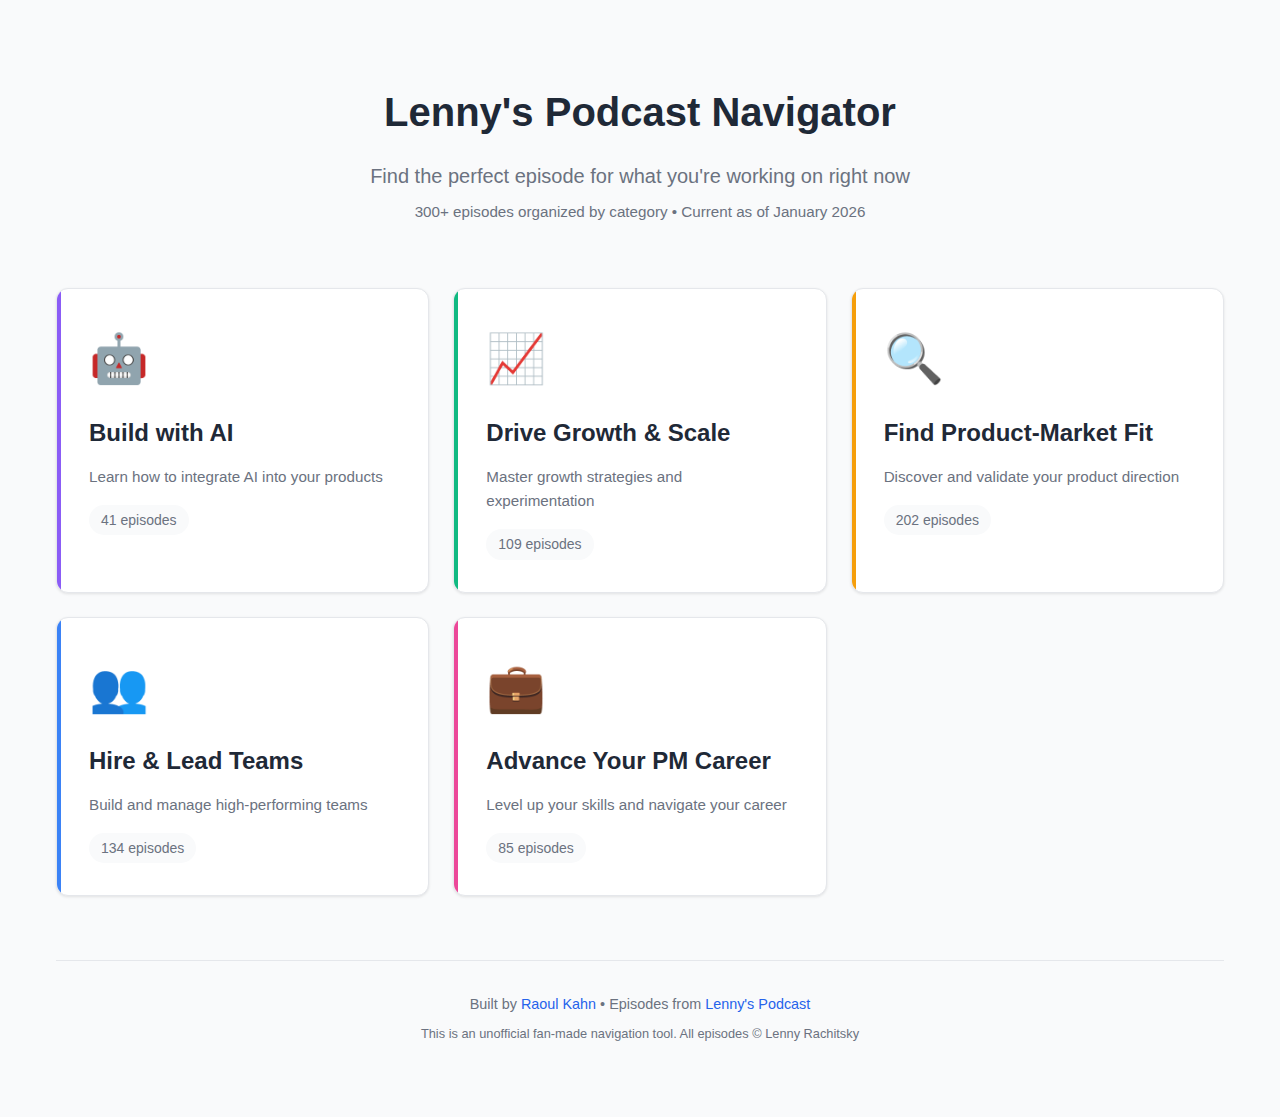
<file: index.html>
<!DOCTYPE html>
<html lang="en">
<head>
    <meta charset="UTF-8">
    <meta name="viewport" content="width=device-width, initial-scale=1.0">
    <title>Lenny's Podcast Navigator | Find Episodes by Category</title>
    <meta name="description" content="Navigate 300+ episodes of Lenny's Podcast organized by category: AI, Growth, Product-Market Fit, Leadership, and Career Development.">
    <link rel="stylesheet" href="styles.css">
</head>
<body>
    <div class="container">
        <!-- Header -->
        <header class="hero">
            <h1>Lenny's Podcast Navigator</h1>
            <p class="tagline">Find the perfect episode for what you're working on right now</p>
            <p class="subtitle">300+ episodes organized by category • Current as of January 2026</p>
        </header>

        <!-- Categories Grid -->
        <main class="categories-grid">
            <a href="build-with-ai.html" class="category-card ai">
                <div class="category-icon">🤖</div>
                <h2>Build with AI</h2>
                <p>Learn how to integrate AI into your products</p>
                <span class="episode-count">41 episodes</span>
            </a>

            <a href="drive-growth.html" class="category-card growth">
                <div class="category-icon">📈</div>
                <h2>Drive Growth & Scale</h2>
                <p>Master growth strategies and experimentation</p>
                <span class="episode-count">109 episodes</span>
            </a>

            <a href="find-pmf.html" class="category-card pmf">
                <div class="category-icon">🔍</div>
                <h2>Find Product-Market Fit</h2>
                <p>Discover and validate your product direction</p>
                <span class="episode-count">202 episodes</span>
            </a>

            <a href="hire-lead-teams.html" class="category-card teams">
                <div class="category-icon">👥</div>
                <h2>Hire & Lead Teams</h2>
                <p>Build and manage high-performing teams</p>
                <span class="episode-count">134 episodes</span>
            </a>

            <a href="advance-career.html" class="category-card career">
                <div class="category-icon">💼</div>
                <h2>Advance Your PM Career</h2>
                <p>Level up your skills and navigate your career</p>
                <span class="episode-count">85 episodes</span>
            </a>
        </main>

        <!-- Footer -->
        <footer>
            <p>Built by <a href="https://github.com/raoulkahn" target="_blank">Raoul Kahn</a> • Episodes from <a href="https://www.lennysnewsletter.com/podcast" target="_blank">Lenny's Podcast</a></p>
            <p class="disclaimer">This is an unofficial fan-made navigation tool. All episodes © Lenny Rachitsky</p>
        </footer>
    </div>
</body>
</html>
</file>
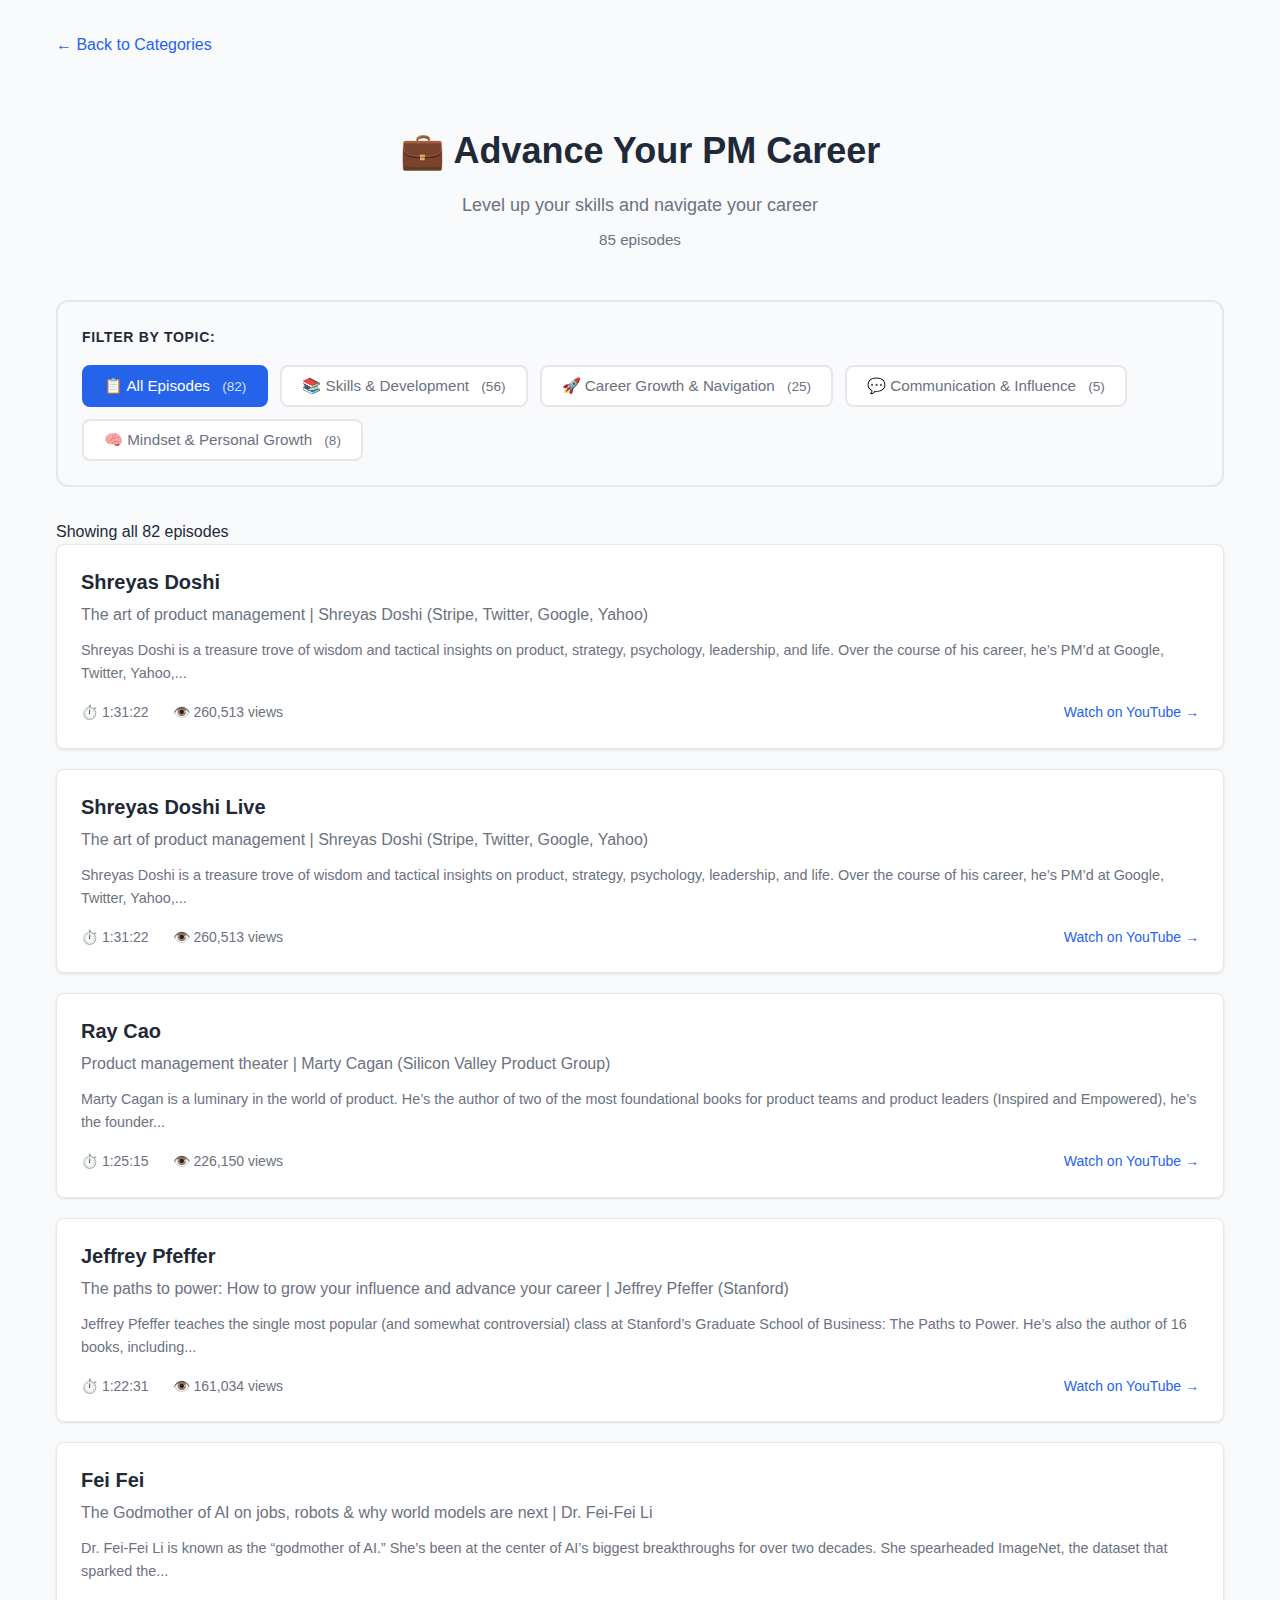
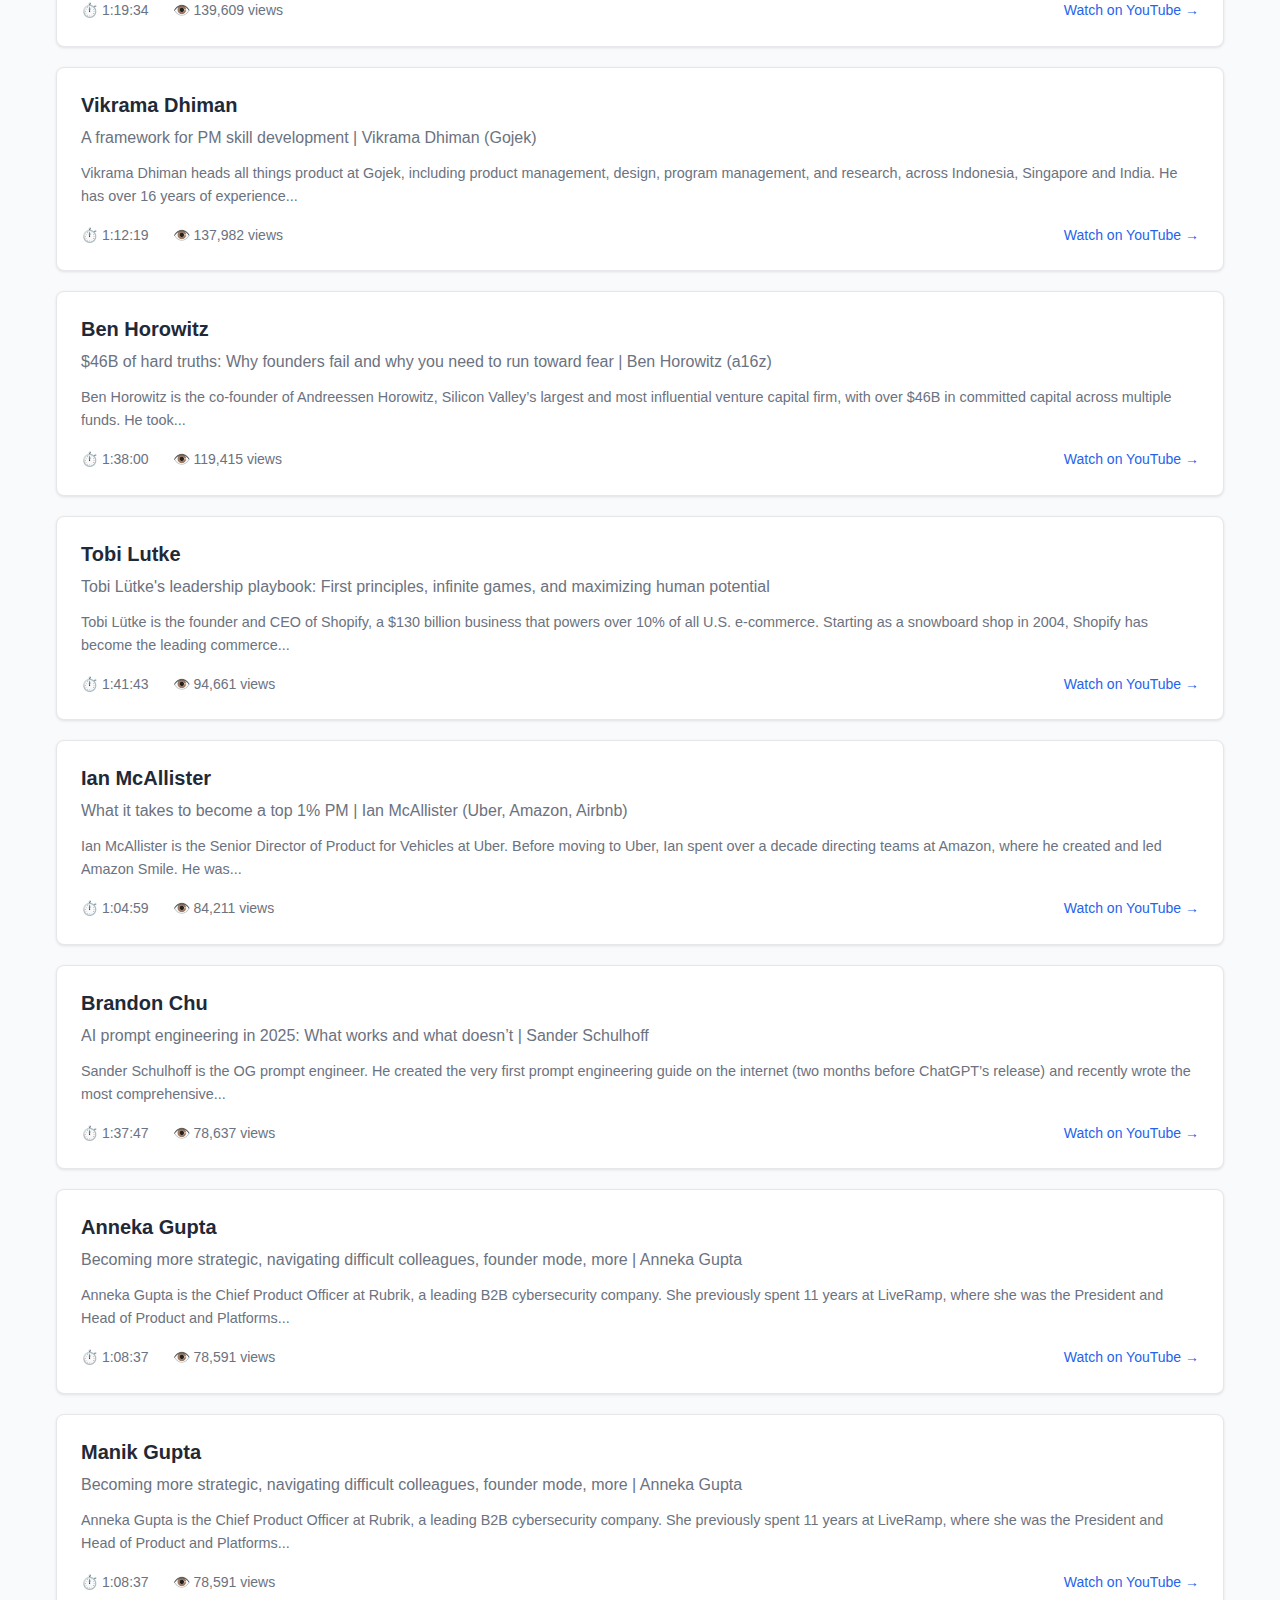
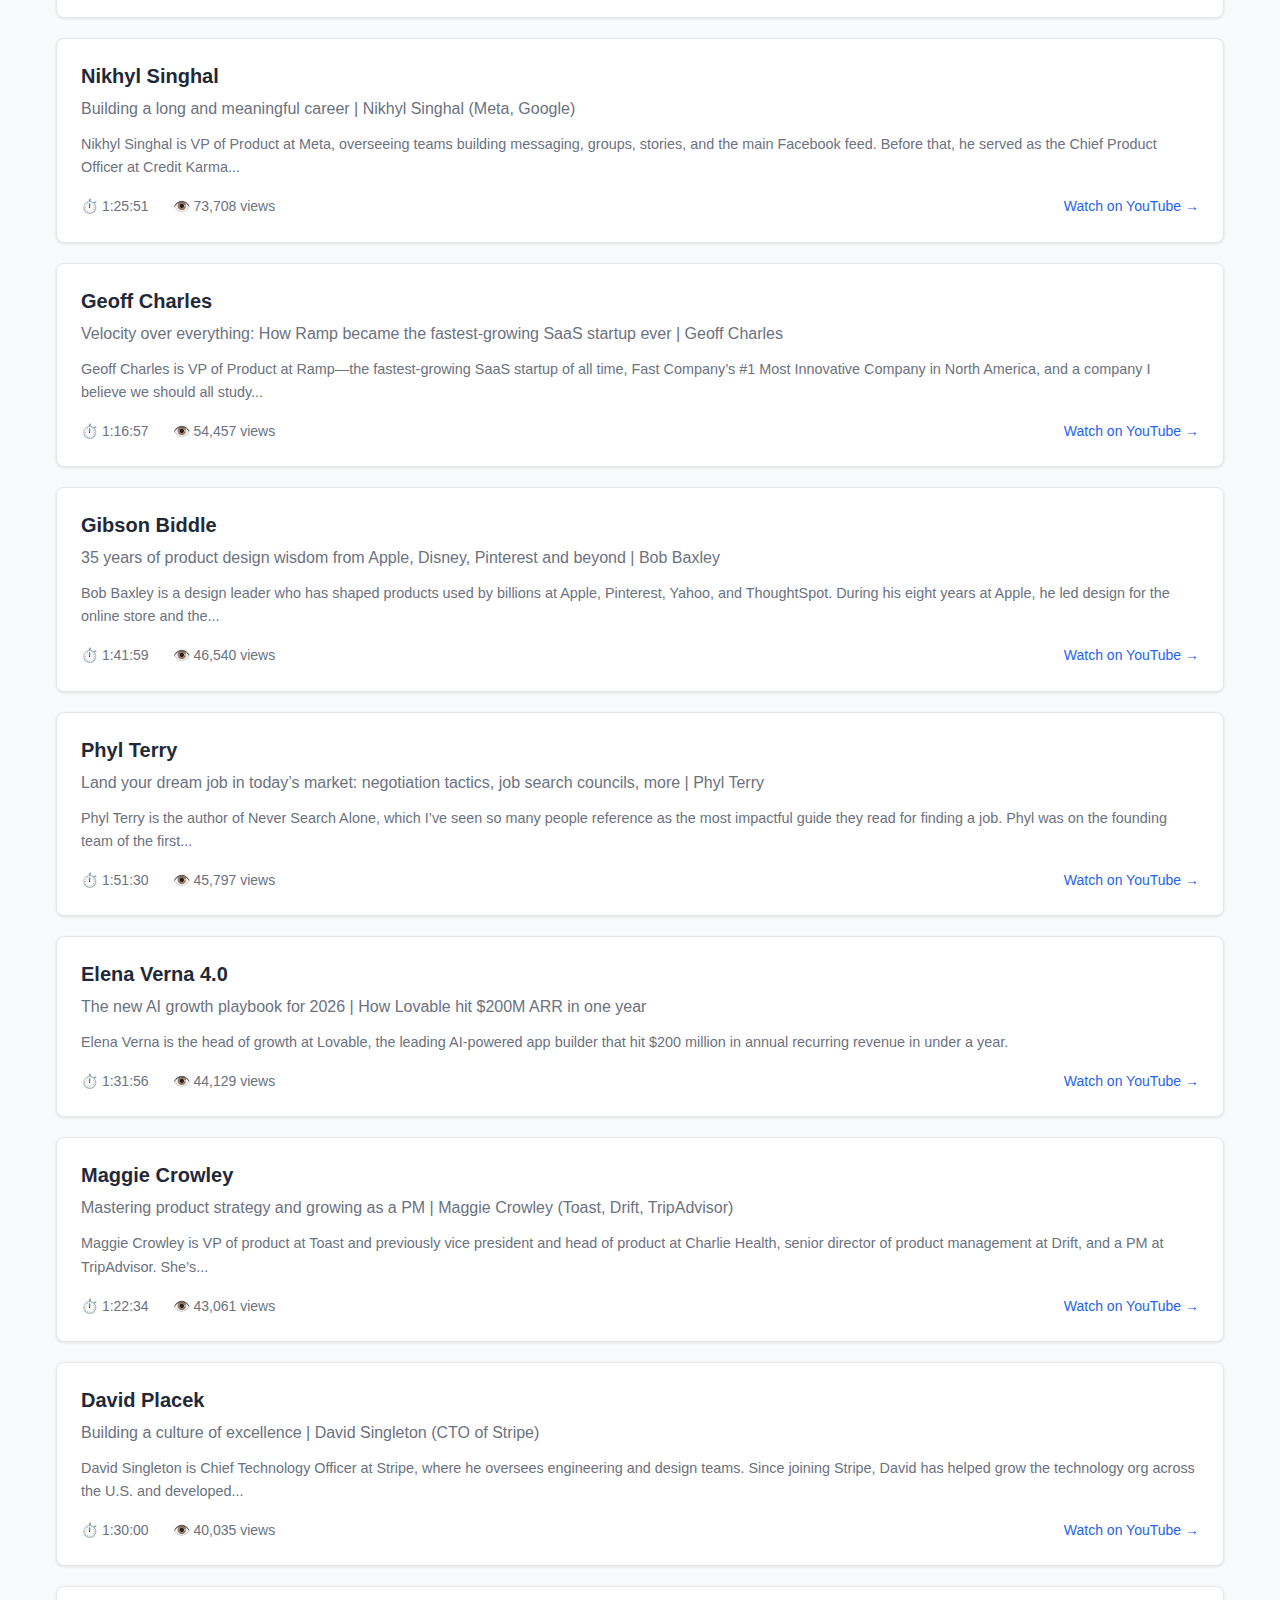
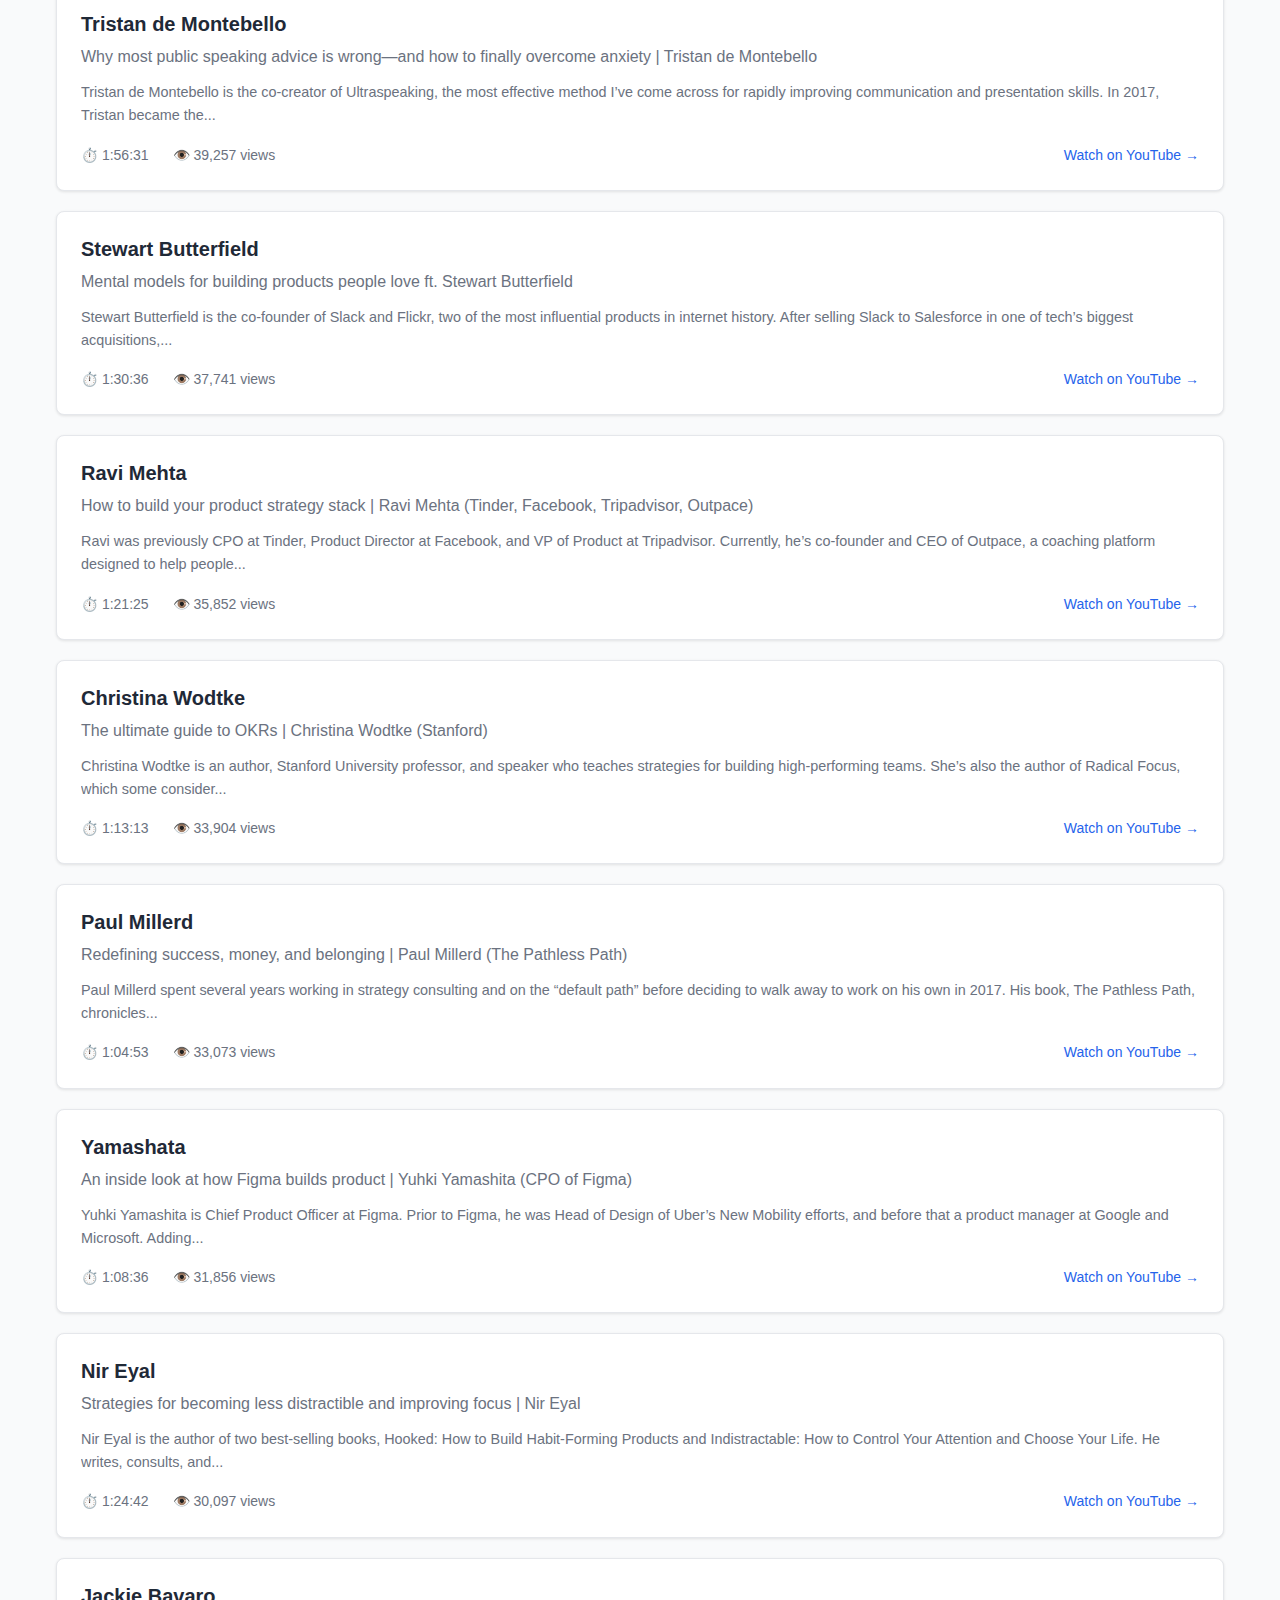
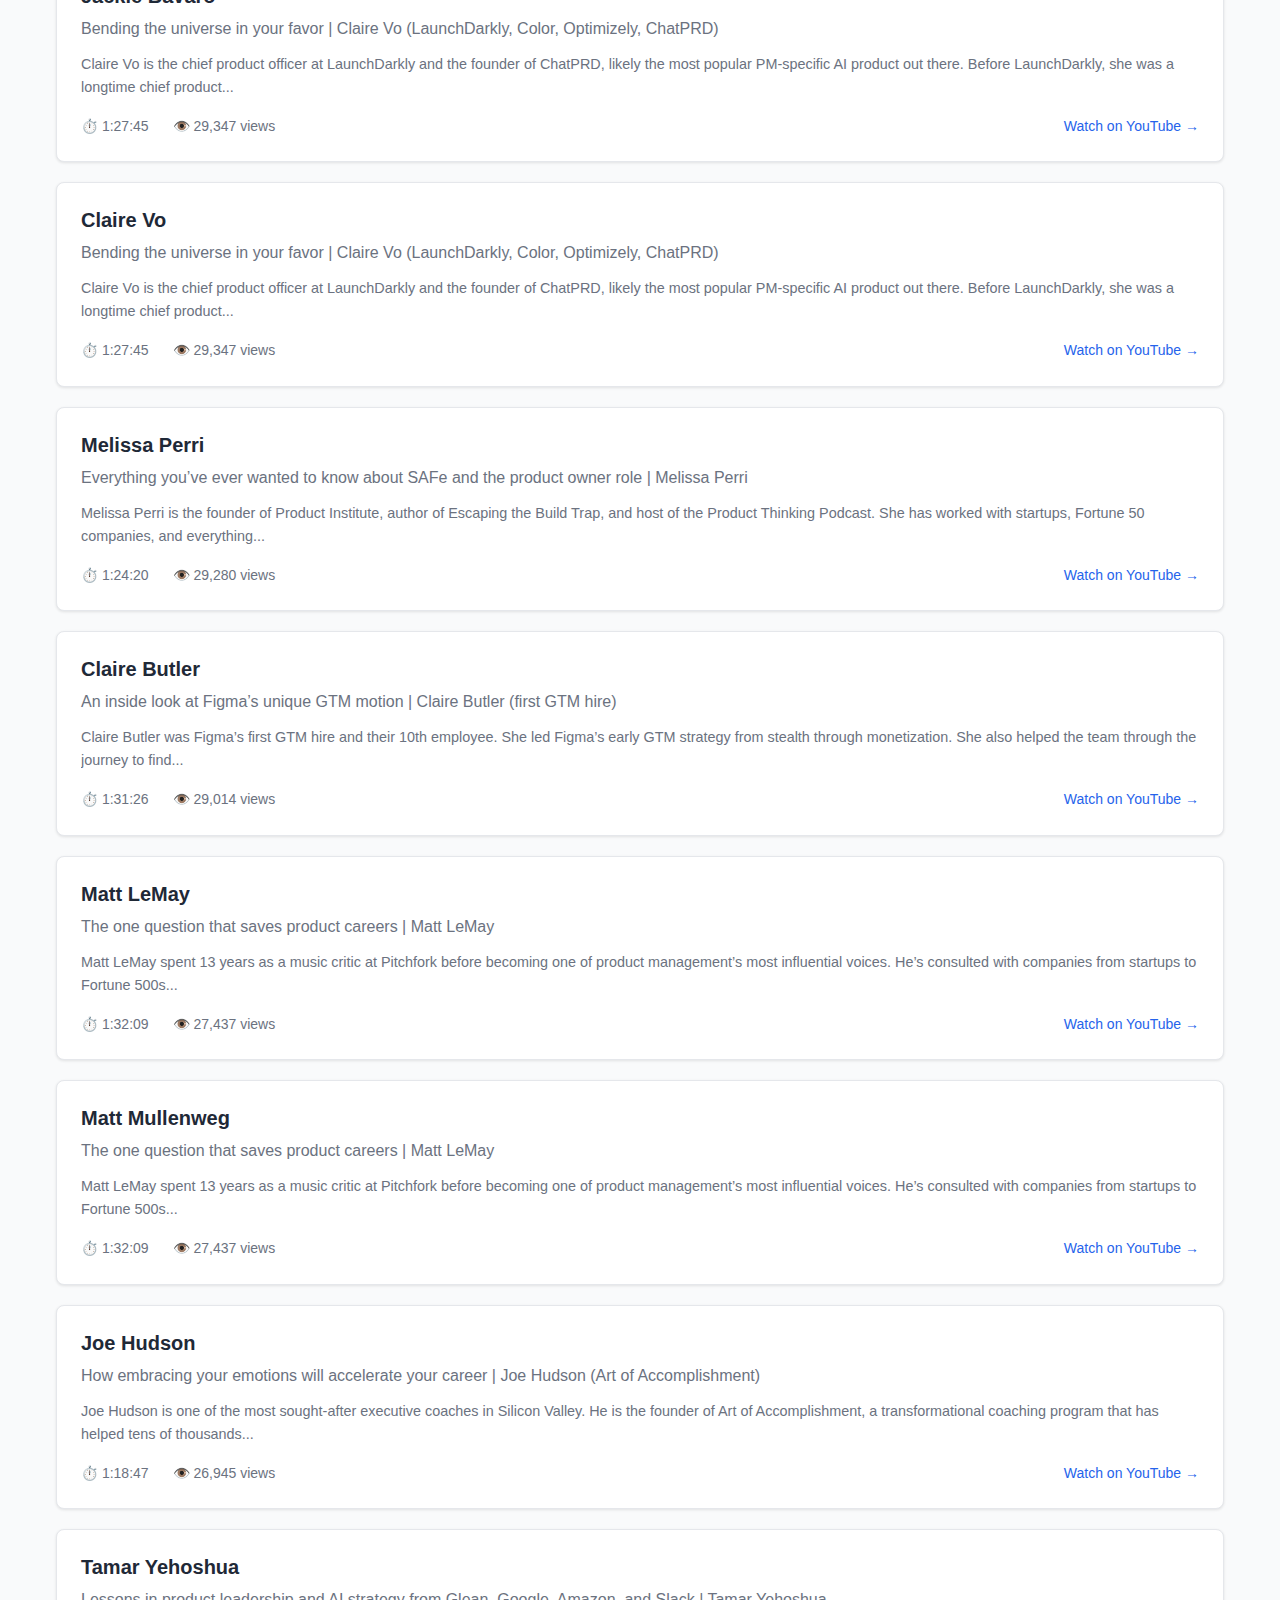
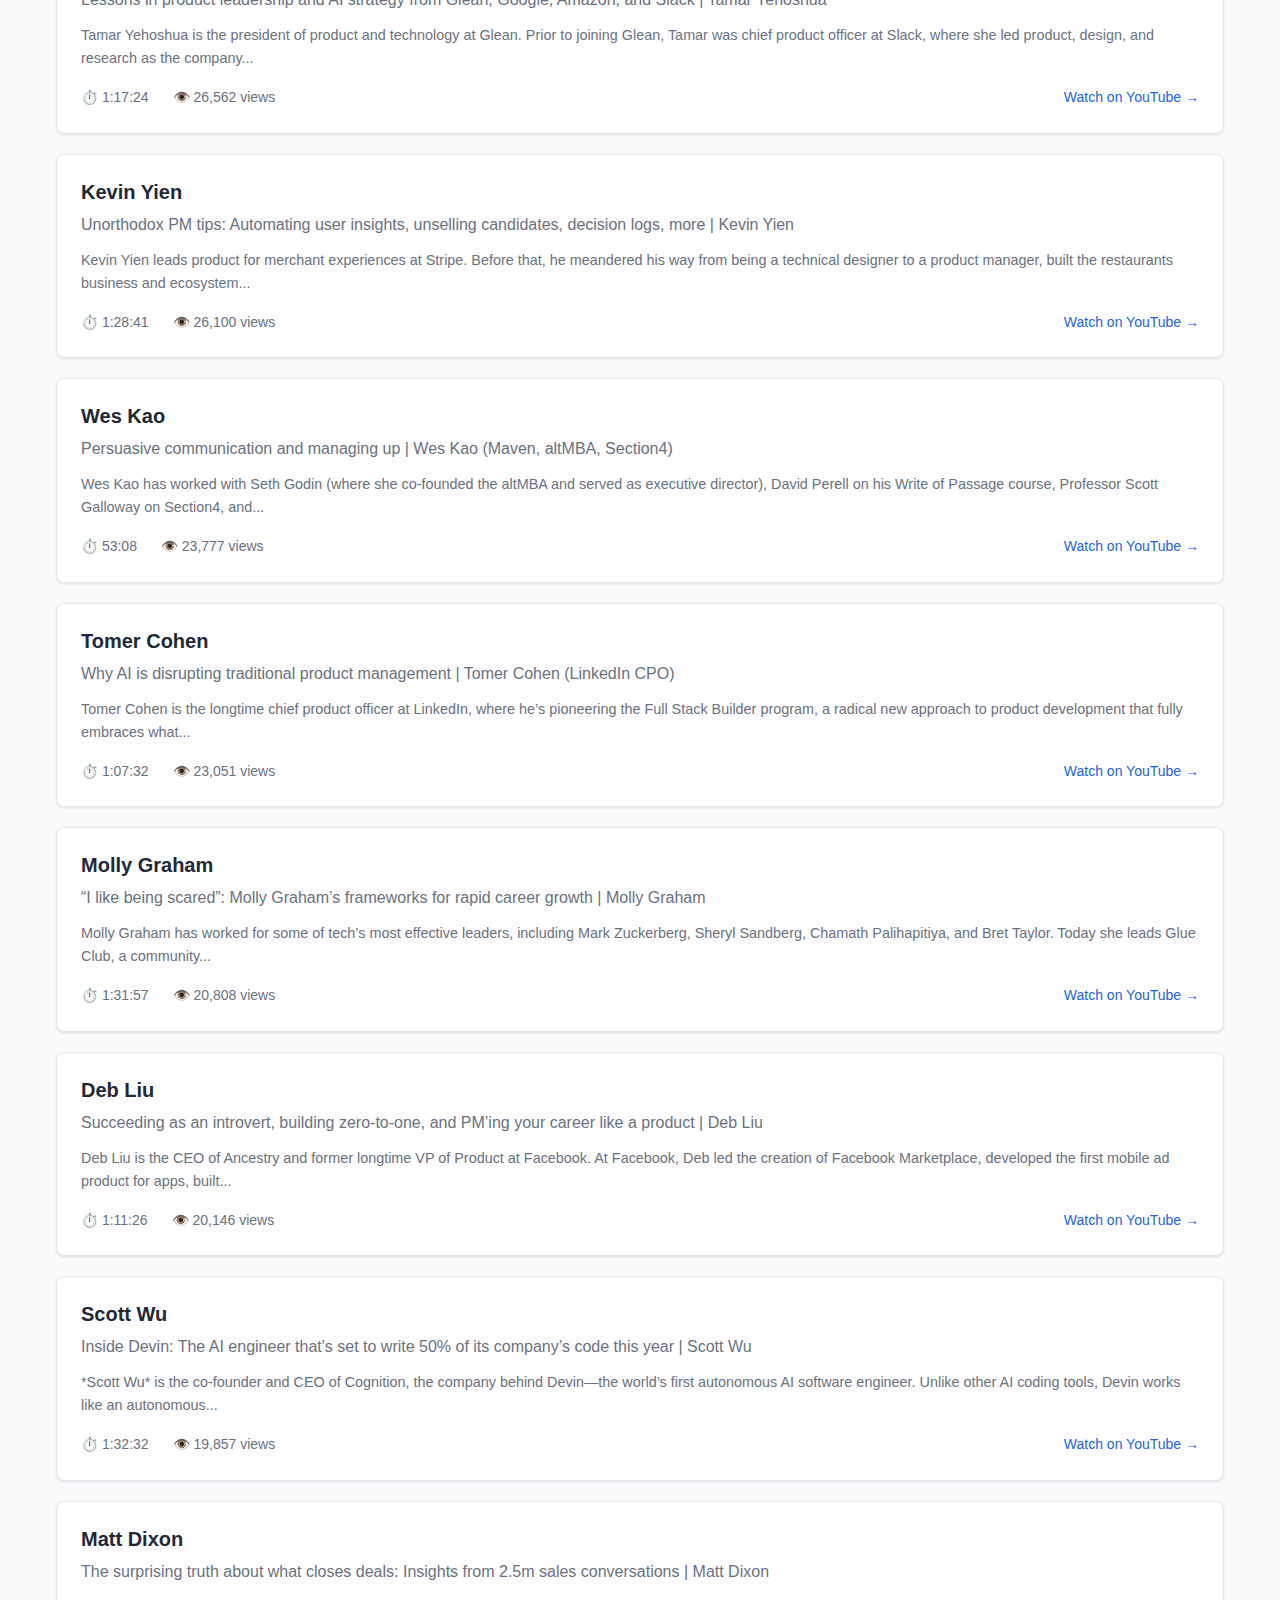
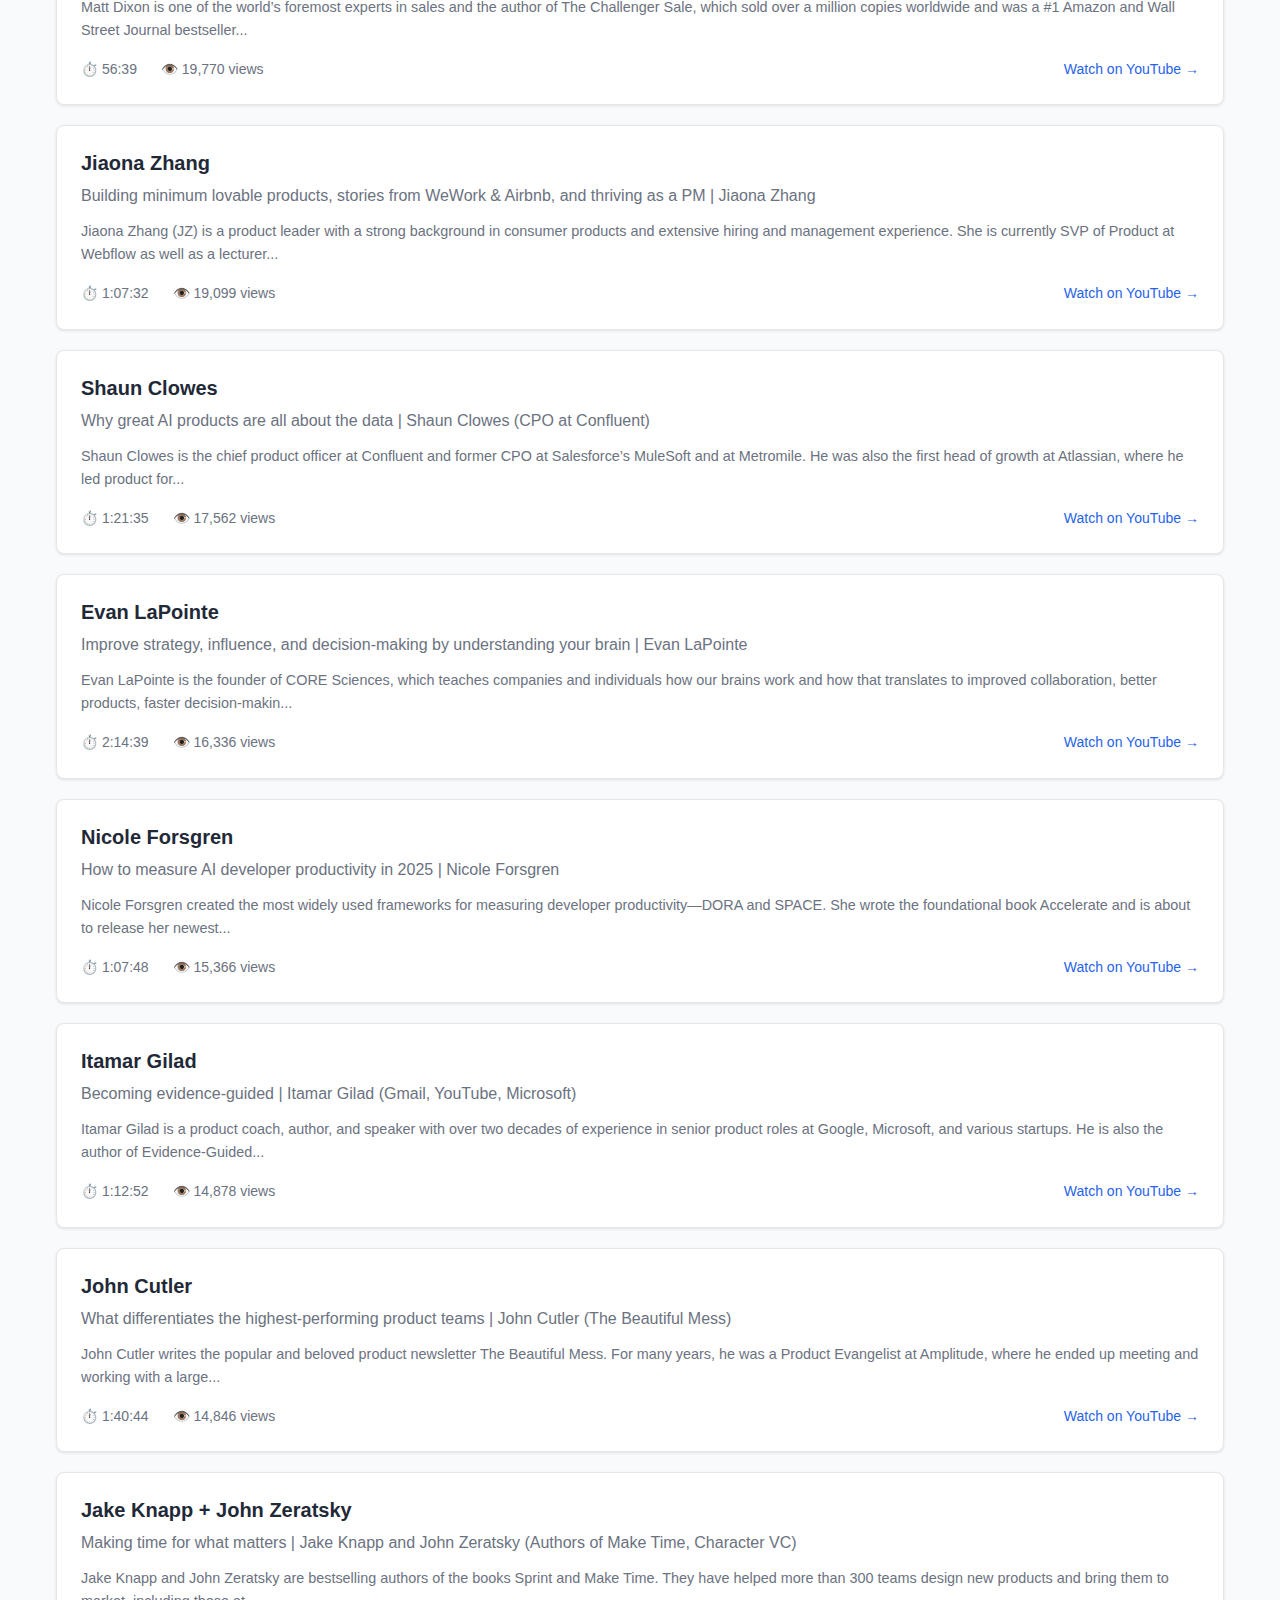
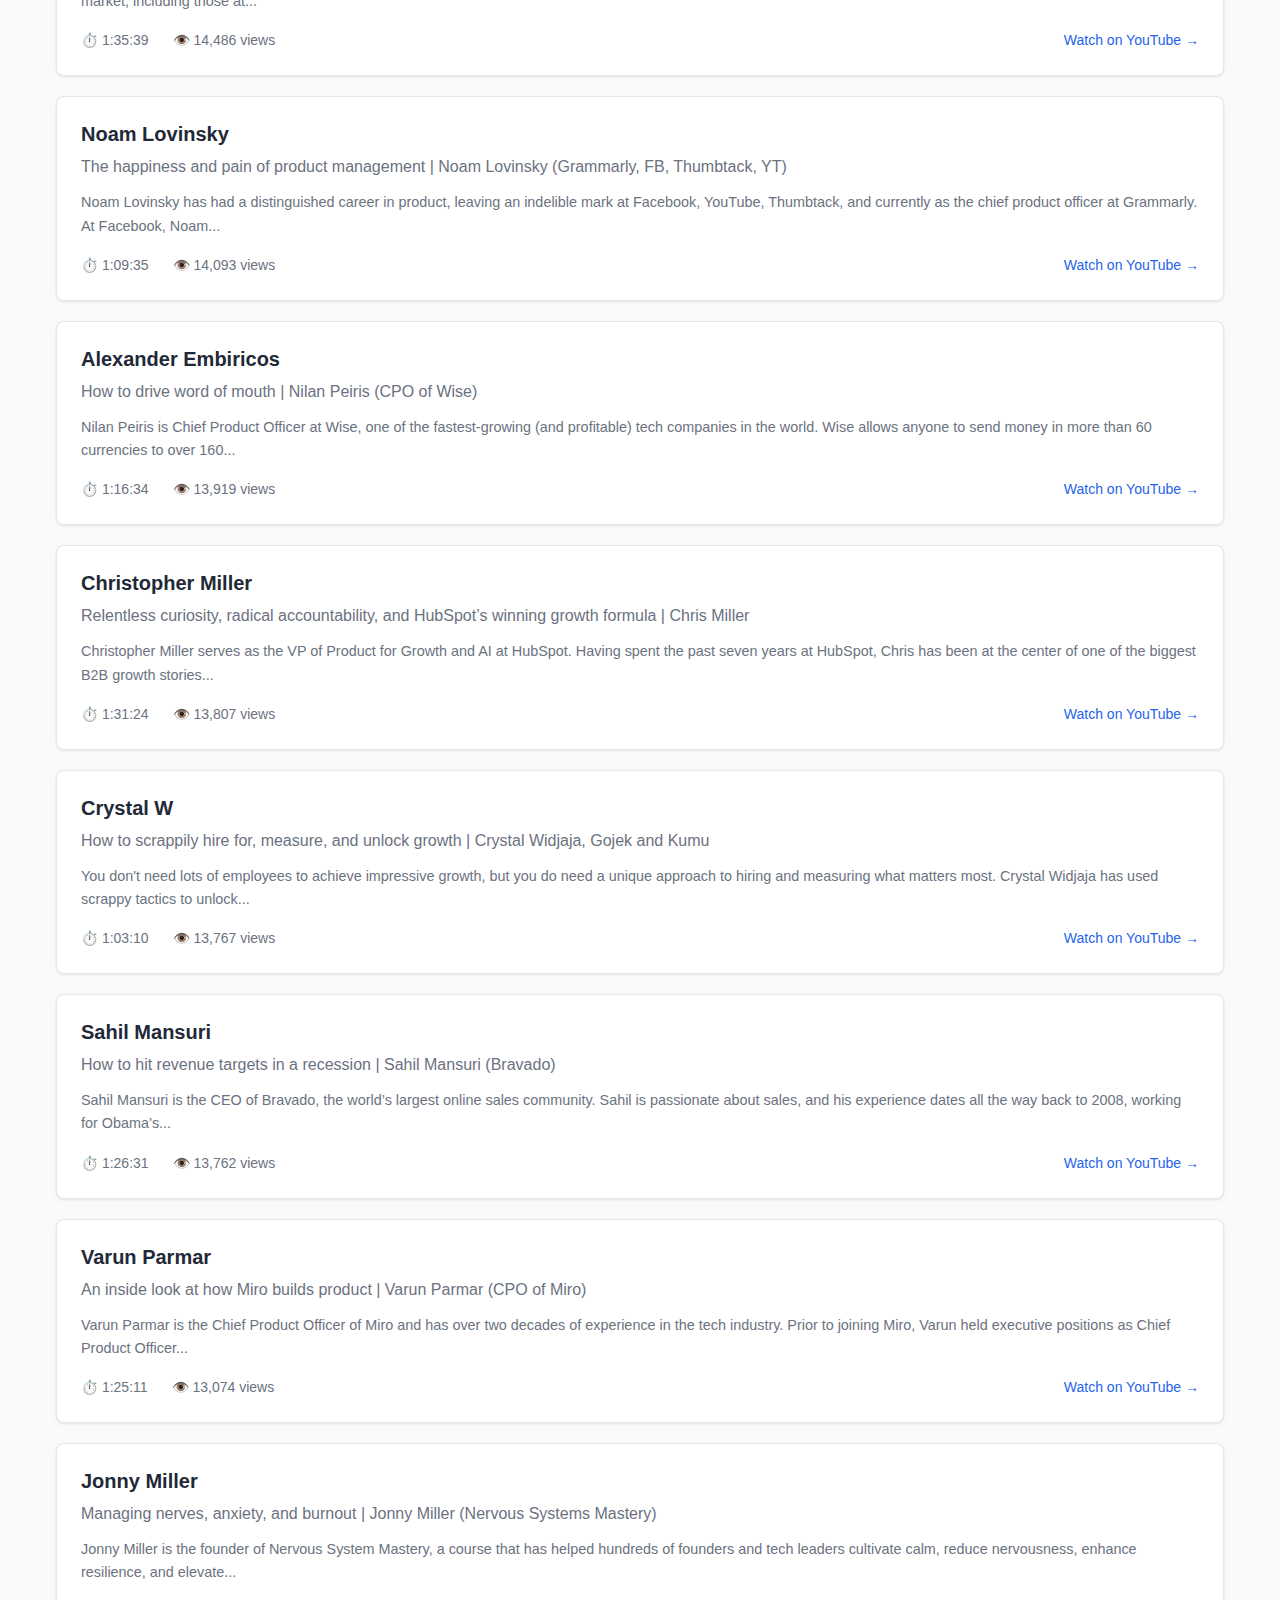
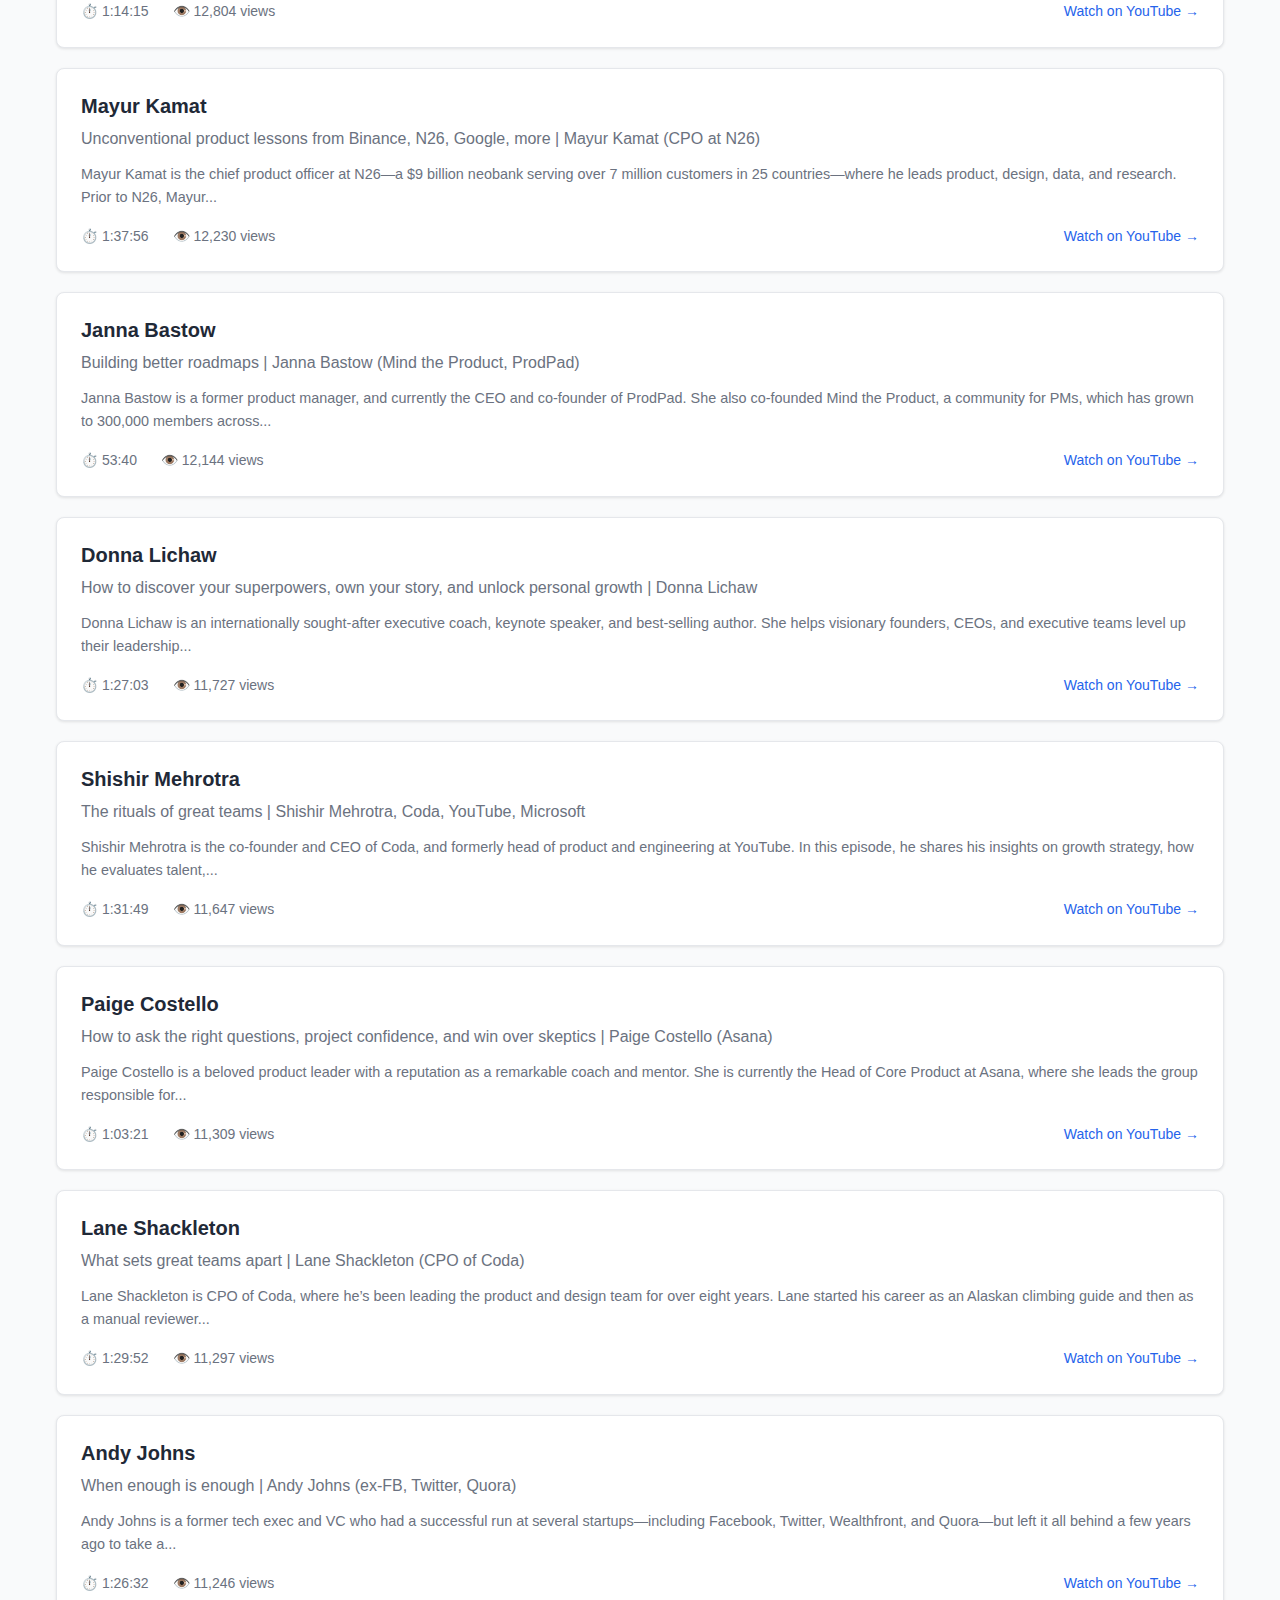
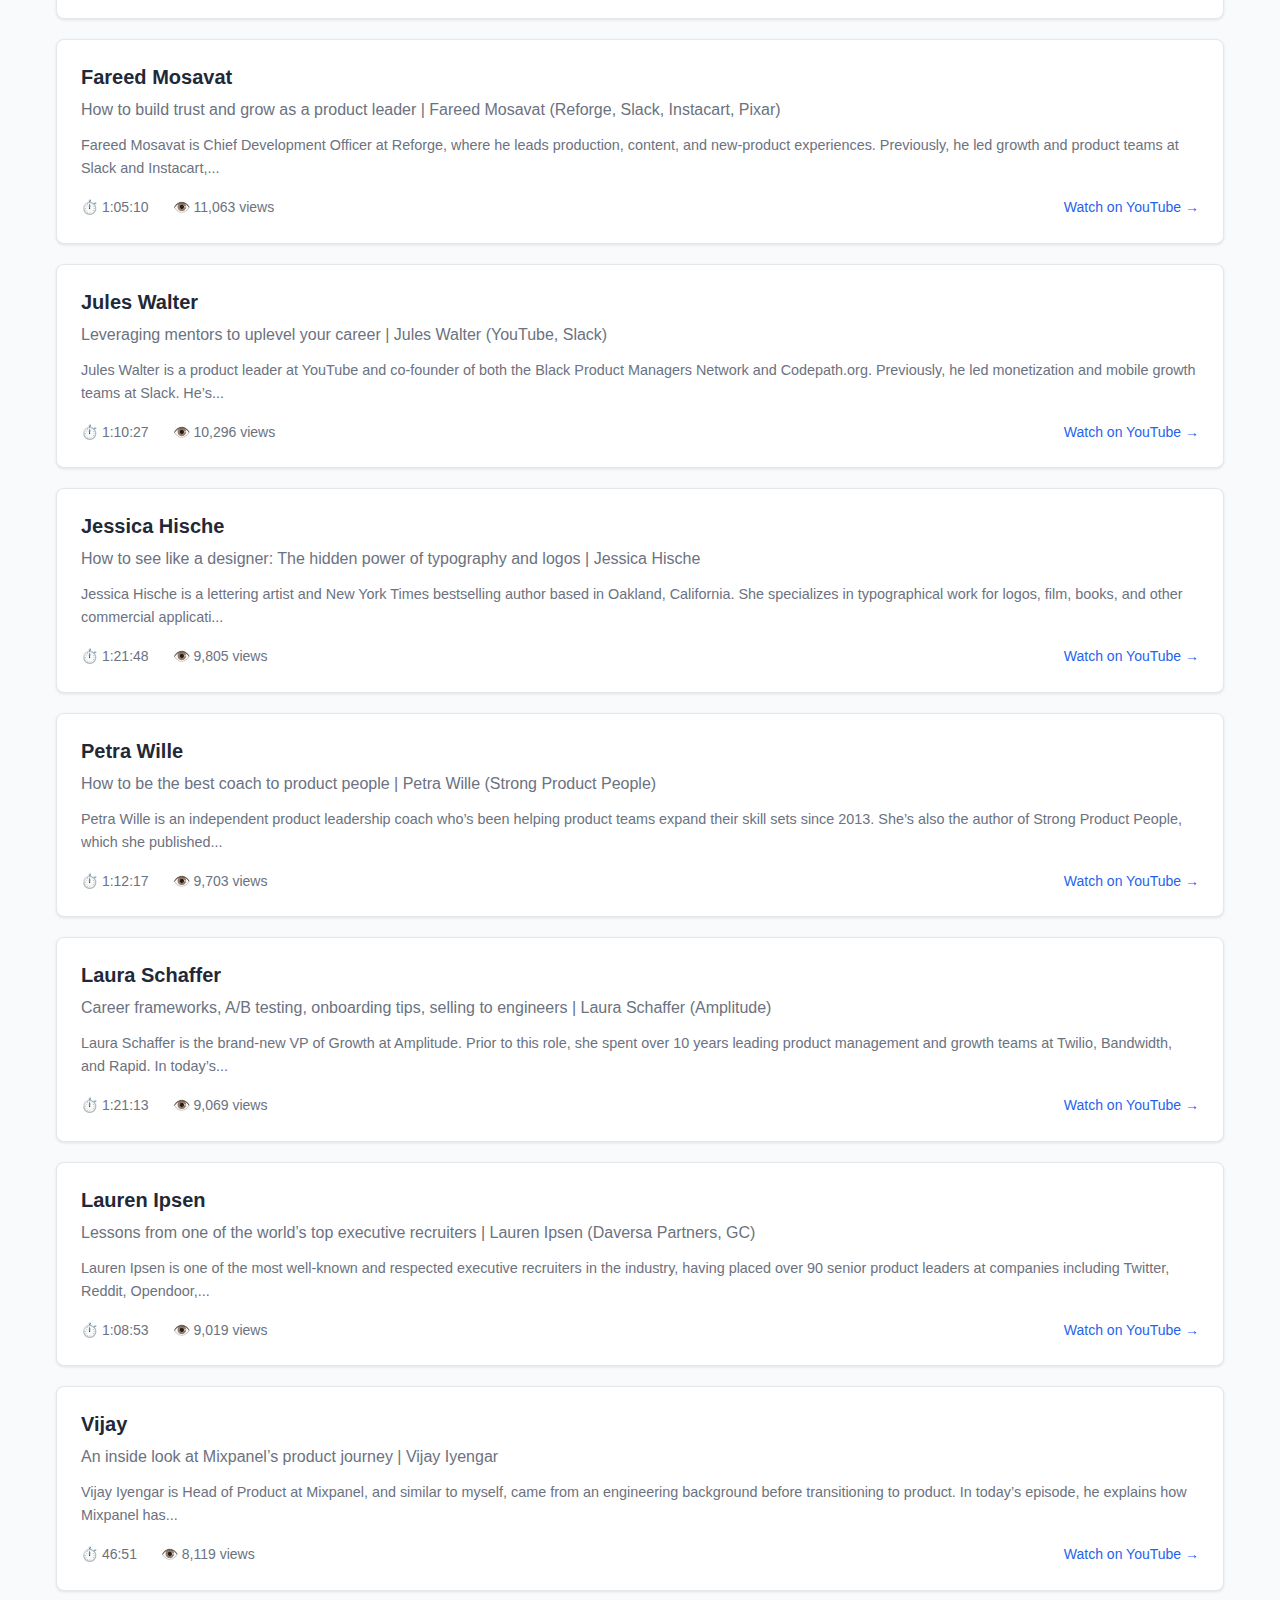
<file: advance-career.html>
<!DOCTYPE html>
<html lang="en">
<head>
    <meta charset="UTF-8">
    <meta name="viewport" content="width=device-width, initial-scale=1.0">
    <title>💼 Advance Your PM Career | Lenny's Podcast Navigator</title>
    <meta name="description" content="Level up your skills and navigate your career - 85 episodes from Lenny's Podcast">
    <link rel="stylesheet" href="styles.css">
</head>
<body>
    <div class="container">
        <a href="index.html" class="back-link">← Back to Categories</a>
        
        <header class="category-header">
            <h1>💼 Advance Your PM Career</h1>
            <p class="description">Level up your skills and navigate your career</p>
            <p class="count">85 episodes</p>
        </header>

        
        <!-- Subcategory Filters -->
        <div class="subcategory-filters">
            <div class="filter-header">Filter by Topic:</div>
            <div class="filter-buttons">
                <button class="filter-btn active" data-filter="all">
                    📋 All Episodes <span class="count" id="count-all">(82)</span>
                </button>
                <button class="filter-btn" data-filter="skills">
                    📚 Skills & Development <span class="count" id="count-skills">(56)</span>
                </button>
                <button class="filter-btn" data-filter="career">
                    🚀 Career Growth & Navigation <span class="count" id="count-career">(25)</span>
                </button>
                <button class="filter-btn" data-filter="communication">
                    💬 Communication & Influence <span class="count" id="count-communication">(5)</span>
                </button>
                <button class="filter-btn" data-filter="mindset">
                    🧠 Mindset & Personal Growth <span class="count" id="count-mindset">(8)</span>
                </button>
            </div>
        </div>

        <!-- Results Header -->
        <div class="results-header">
            <span id="results-text">Showing all 82 episodes</span>
        </div>

        <div class="episodes-list">
            
            <a href="https://www.youtube.com/watch?v=YP_QghPLG-8" target="_blank" rel="noopener noreferrer" class="episode-card" data-category="career">
                <div class="episode-guest">Shreyas Doshi</div>
                <div class="episode-title">The art of product management | Shreyas Doshi (Stripe, Twitter, Google, Yahoo)</div>
                <div class="episode-description">Shreyas Doshi is a treasure trove of wisdom and tactical insights on product, strategy, psychology, leadership, and life. Over the course of his career, he’s PM’d at Google, Twitter, Yahoo,...
</div>
                <div class="episode-meta">
                    <span>⏱️ 1:31:22</span>
                    <span>👁️ 260,513 views</span>
                    <span class="watch-link">Watch on YouTube →</span>
                </div>
            </a>
        
            <a href="https://www.youtube.com/watch?v=YP_QghPLG-8" target="_blank" rel="noopener noreferrer" class="episode-card" data-category="career">
                <div class="episode-guest">Shreyas Doshi Live</div>
                <div class="episode-title">The art of product management | Shreyas Doshi (Stripe, Twitter, Google, Yahoo)</div>
                <div class="episode-description">Shreyas Doshi is a treasure trove of wisdom and tactical insights on product, strategy, psychology, leadership, and life. Over the course of his career, he’s PM’d at Google, Twitter, Yahoo,...
</div>
                <div class="episode-meta">
                    <span>⏱️ 1:31:22</span>
                    <span>👁️ 260,513 views</span>
                    <span class="watch-link">Watch on YouTube →</span>
                </div>
            </a>
        
            <a href="https://www.youtube.com/watch?v=9N4ZgNaWvI0" target="_blank" rel="noopener noreferrer" class="episode-card" data-category="skills">
                <div class="episode-guest">Ray Cao</div>
                <div class="episode-title">Product management theater | Marty Cagan (Silicon Valley Product Group)</div>
                <div class="episode-description">Marty Cagan is a luminary in the world of product. He’s the author of two of the most foundational books for product teams and product leaders (Inspired and Empowered), he’s the founder...
</div>
                <div class="episode-meta">
                    <span>⏱️ 1:25:15</span>
                    <span>👁️ 226,150 views</span>
                    <span class="watch-link">Watch on YouTube →</span>
                </div>
            </a>
        
            <a href="https://www.youtube.com/watch?v=etVCBDRXUH8" target="_blank" rel="noopener noreferrer" class="episode-card" data-category="career communication">
                <div class="episode-guest">Jeffrey Pfeffer</div>
                <div class="episode-title">The paths to power: How to grow your influence and advance your career | Jeffrey Pfeffer (Stanford)</div>
                <div class="episode-description">Jeffrey Pfeffer teaches the single most popular (and somewhat controversial) class at Stanford’s Graduate School of Business: The Paths to Power. He’s also the author of 16 books, including...
</div>
                <div class="episode-meta">
                    <span>⏱️ 1:22:31</span>
                    <span>👁️ 161,034 views</span>
                    <span class="watch-link">Watch on YouTube →</span>
                </div>
            </a>
        
            <a href="https://www.youtube.com/watch?v=Ctjiatnd6Xk" target="_blank" rel="noopener noreferrer" class="episode-card" data-category="career">
                <div class="episode-guest">Fei Fei</div>
                <div class="episode-title">The Godmother of AI on jobs, robots & why world models are next | Dr. Fei-Fei Li</div>
                <div class="episode-description">Dr. Fei-Fei Li is known as the “godmother of AI.” She’s been at the center of AI’s biggest breakthroughs for over two decades. She spearheaded ImageNet, the dataset that sparked the...
</div>
                <div class="episode-meta">
                    <span>⏱️ 1:19:34</span>
                    <span>👁️ 139,609 views</span>
                    <span class="watch-link">Watch on YouTube →</span>
                </div>
            </a>
        
            <a href="https://www.youtube.com/watch?v=ImSvm11GR0Y" target="_blank" rel="noopener noreferrer" class="episode-card" data-category="skills">
                <div class="episode-guest">Vikrama Dhiman</div>
                <div class="episode-title">A framework for PM skill development | Vikrama Dhiman (Gojek)</div>
                <div class="episode-description">Vikrama Dhiman heads all things product at Gojek, including product management, design, program management, and research, across Indonesia, Singapore and India. He has over 16 years of experience...
</div>
                <div class="episode-meta">
                    <span>⏱️ 1:12:19</span>
                    <span>👁️ 137,982 views</span>
                    <span class="watch-link">Watch on YouTube →</span>
                </div>
            </a>
        
            <a href="https://www.youtube.com/watch?v=KPxTekxQjzc" target="_blank" rel="noopener noreferrer" class="episode-card" data-category="mindset">
                <div class="episode-guest">Ben Horowitz</div>
                <div class="episode-title">$46B of hard truths: Why founders fail and why you need to run toward fear | Ben Horowitz (a16z)</div>
                <div class="episode-description">Ben Horowitz is the co-founder of Andreessen Horowitz, Silicon Valley’s largest and most influential venture capital firm, with over $46B in committed capital across multiple funds. He took...
</div>
                <div class="episode-meta">
                    <span>⏱️ 1:38:00</span>
                    <span>👁️ 119,415 views</span>
                    <span class="watch-link">Watch on YouTube →</span>
                </div>
            </a>
        
            <a href="https://www.youtube.com/watch?v=tq6vdDJQXvs" target="_blank" rel="noopener noreferrer" class="episode-card" data-category="skills">
                <div class="episode-guest">Tobi Lutke</div>
                <div class="episode-title">Tobi Lütke's leadership playbook: First principles, infinite games, and maximizing human potential</div>
                <div class="episode-description">Tobi Lütke is the founder and CEO of Shopify, a $130 billion business that powers over 10% of all U.S. e-commerce. Starting as a snowboard shop in 2004, Shopify has become the leading commerce...</div>
                <div class="episode-meta">
                    <span>⏱️ 1:41:43</span>
                    <span>👁️ 94,661 views</span>
                    <span class="watch-link">Watch on YouTube →</span>
                </div>
            </a>
        
            <a href="https://www.youtube.com/watch?v=7gaPPrAd7nc" target="_blank" rel="noopener noreferrer" class="episode-card" data-category="skills career">
                <div class="episode-guest">Ian McAllister</div>
                <div class="episode-title">What it takes to become a top 1% PM | Ian McAllister (Uber, Amazon, Airbnb)</div>
                <div class="episode-description">Ian McAllister is the Senior Director of Product for Vehicles at Uber. Before moving to Uber, Ian spent over a decade directing teams at Amazon, where he created and led Amazon Smile. He was...
</div>
                <div class="episode-meta">
                    <span>⏱️ 1:04:59</span>
                    <span>👁️ 84,211 views</span>
                    <span class="watch-link">Watch on YouTube →</span>
                </div>
            </a>
        
            <a href="https://www.youtube.com/watch?v=eKuFqQKYRrA" target="_blank" rel="noopener noreferrer" class="episode-card" data-category="skills">
                <div class="episode-guest">Brandon Chu</div>
                <div class="episode-title">AI prompt engineering in 2025: What works and what doesn’t | Sander Schulhoff</div>
                <div class="episode-description">Sander Schulhoff is the OG prompt engineer. He created the very first prompt engineering guide on the internet (two months before ChatGPT’s release) and recently wrote the most comprehensive...</div>
                <div class="episode-meta">
                    <span>⏱️ 1:37:47</span>
                    <span>👁️ 78,637 views</span>
                    <span class="watch-link">Watch on YouTube →</span>
                </div>
            </a>
        
            <a href="https://www.youtube.com/watch?v=E3dUveqt9Bw" target="_blank" rel="noopener noreferrer" class="episode-card" data-category="skills">
                <div class="episode-guest">Anneka Gupta</div>
                <div class="episode-title">Becoming more strategic, navigating difficult colleagues, founder mode, more | Anneka Gupta</div>
                <div class="episode-description">Anneka Gupta is the Chief Product Officer at Rubrik, a leading B2B cybersecurity company. She previously spent 11 years at LiveRamp, where she was the President and Head of Product and Platforms...
</div>
                <div class="episode-meta">
                    <span>⏱️ 1:08:37</span>
                    <span>👁️ 78,591 views</span>
                    <span class="watch-link">Watch on YouTube →</span>
                </div>
            </a>
        
            <a href="https://www.youtube.com/watch?v=E3dUveqt9Bw" target="_blank" rel="noopener noreferrer" class="episode-card" data-category="skills">
                <div class="episode-guest">Manik Gupta</div>
                <div class="episode-title">Becoming more strategic, navigating difficult colleagues, founder mode, more | Anneka Gupta</div>
                <div class="episode-description">Anneka Gupta is the Chief Product Officer at Rubrik, a leading B2B cybersecurity company. She previously spent 11 years at LiveRamp, where she was the President and Head of Product and Platforms...
</div>
                <div class="episode-meta">
                    <span>⏱️ 1:08:37</span>
                    <span>👁️ 78,591 views</span>
                    <span class="watch-link">Watch on YouTube →</span>
                </div>
            </a>
        
            <a href="https://www.youtube.com/watch?v=U_WQuUIYnJg" target="_blank" rel="noopener noreferrer" class="episode-card" data-category="career">
                <div class="episode-guest">Nikhyl Singhal</div>
                <div class="episode-title">Building a long and meaningful career | Nikhyl Singhal (Meta, Google)</div>
                <div class="episode-description">Nikhyl Singhal is VP of Product at Meta, overseeing teams building messaging, groups, stories, and the main Facebook feed. Before that, he served as the Chief Product Officer at Credit Karma...
</div>
                <div class="episode-meta">
                    <span>⏱️ 1:25:51</span>
                    <span>👁️ 73,708 views</span>
                    <span class="watch-link">Watch on YouTube →</span>
                </div>
            </a>
        
            <a href="https://www.youtube.com/watch?v=aNJDZ_RzTVk" target="_blank" rel="noopener noreferrer" class="episode-card" data-category="skills">
                <div class="episode-guest">Geoff Charles</div>
                <div class="episode-title">Velocity over everything: How Ramp became the fastest-growing SaaS startup ever | Geoff Charles</div>
                <div class="episode-description">Geoff Charles is VP of Product at Ramp—the fastest-growing SaaS startup of all time, Fast Company’s #1 Most Innovative Company in North America, and a company I believe we should all study...
</div>
                <div class="episode-meta">
                    <span>⏱️ 1:16:57</span>
                    <span>👁️ 54,457 views</span>
                    <span class="watch-link">Watch on YouTube →</span>
                </div>
            </a>
        
            <a href="https://www.youtube.com/watch?v=X-83gvgVaWc" target="_blank" rel="noopener noreferrer" class="episode-card" data-category="skills">
                <div class="episode-guest">Gibson Biddle</div>
                <div class="episode-title">35 years of product design wisdom from Apple, Disney, Pinterest and beyond | Bob Baxley</div>
                <div class="episode-description">Bob Baxley is a design leader who has shaped products used by billions at Apple, Pinterest, Yahoo, and ThoughtSpot. During his eight years at Apple, he led design for the online store and the...
</div>
                <div class="episode-meta">
                    <span>⏱️ 1:41:59</span>
                    <span>👁️ 46,540 views</span>
                    <span class="watch-link">Watch on YouTube →</span>
                </div>
            </a>
        
            <a href="https://www.youtube.com/watch?v=OH3nzRdwYPA" target="_blank" rel="noopener noreferrer" class="episode-card" data-category="career communication">
                <div class="episode-guest">Phyl Terry</div>
                <div class="episode-title">Land your dream job in today’s market: negotiation tactics, job search councils, more | Phyl Terry</div>
                <div class="episode-description">Phyl Terry is the author of Never Search Alone, which I’ve seen so many people reference as the most impactful guide they read for finding a job. Phyl was on the founding team of the first...
</div>
                <div class="episode-meta">
                    <span>⏱️ 1:51:30</span>
                    <span>👁️ 45,797 views</span>
                    <span class="watch-link">Watch on YouTube →</span>
                </div>
            </a>
        
            <a href="https://www.youtube.com/watch?v=6qAB6aUMIeA" target="_blank" rel="noopener noreferrer" class="episode-card" data-category="skills">
                <div class="episode-guest">Elena Verna 4.0</div>
                <div class="episode-title">The new AI growth playbook for 2026 | How Lovable hit $200M ARR in one year</div>
                <div class="episode-description">Elena Verna is the head of growth at Lovable, the leading AI-powered app builder that hit $200 million in annual recurring revenue in under a year.</div>
                <div class="episode-meta">
                    <span>⏱️ 1:31:56</span>
                    <span>👁️ 44,129 views</span>
                    <span class="watch-link">Watch on YouTube →</span>
                </div>
            </a>
        
            <a href="https://www.youtube.com/watch?v=4LjddcccYIo" target="_blank" rel="noopener noreferrer" class="episode-card" data-category="skills career">
                <div class="episode-guest">Maggie Crowley</div>
                <div class="episode-title">Mastering product strategy and growing as a PM | Maggie Crowley (Toast, Drift, TripAdvisor)</div>
                <div class="episode-description">Maggie Crowley is VP of product at Toast and previously vice president and head of product at Charlie Health, senior director of product management at Drift, and a PM at TripAdvisor. She’s...
</div>
                <div class="episode-meta">
                    <span>⏱️ 1:22:34</span>
                    <span>👁️ 43,061 views</span>
                    <span class="watch-link">Watch on YouTube →</span>
                </div>
            </a>
        
            <a href="https://www.youtube.com/watch?v=F0_IKKY3HCk" target="_blank" rel="noopener noreferrer" class="episode-card" data-category="skills">
                <div class="episode-guest">David Placek</div>
                <div class="episode-title">Building a culture of excellence | David Singleton (CTO of Stripe)</div>
                <div class="episode-description">David Singleton is Chief Technology Officer at Stripe, where he oversees engineering and design teams. Since joining Stripe, David has helped grow the technology org across the U.S. and developed...
</div>
                <div class="episode-meta">
                    <span>⏱️ 1:30:00</span>
                    <span>👁️ 40,035 views</span>
                    <span class="watch-link">Watch on YouTube →</span>
                </div>
            </a>
        
            <a href="https://www.youtube.com/watch?v=BQM3Yq93nVc" target="_blank" rel="noopener noreferrer" class="episode-card" data-category="skills communication">
                <div class="episode-guest">Tristan de Montebello</div>
                <div class="episode-title">Why most public speaking advice is wrong—and how to finally overcome anxiety | Tristan de Montebello</div>
                <div class="episode-description">Tristan de Montebello is the co-creator of Ultraspeaking, the most effective method I’ve come across for rapidly improving communication and presentation skills. In 2017, Tristan became the...
</div>
                <div class="episode-meta">
                    <span>⏱️ 1:56:31</span>
                    <span>👁️ 39,257 views</span>
                    <span class="watch-link">Watch on YouTube →</span>
                </div>
            </a>
        
            <a href="https://www.youtube.com/watch?v=kLe-zy5r0Mk" target="_blank" rel="noopener noreferrer" class="episode-card" data-category="mindset">
                <div class="episode-guest">Stewart Butterfield</div>
                <div class="episode-title">Mental models for building products people love ft. Stewart Butterfield</div>
                <div class="episode-description">Stewart Butterfield is the co-founder of Slack and Flickr, two of the most influential products in internet history. After selling Slack to Salesforce in one of tech’s biggest acquisitions,...
</div>
                <div class="episode-meta">
                    <span>⏱️ 1:30:36</span>
                    <span>👁️ 37,741 views</span>
                    <span class="watch-link">Watch on YouTube →</span>
                </div>
            </a>
        
            <a href="https://www.youtube.com/watch?v=tncs0m5pmQg" target="_blank" rel="noopener noreferrer" class="episode-card" data-category="skills">
                <div class="episode-guest">Ravi Mehta</div>
                <div class="episode-title">How to build your product strategy stack | Ravi Mehta (Tinder, Facebook, Tripadvisor, Outpace)</div>
                <div class="episode-description">Ravi was previously CPO at Tinder, Product Director at Facebook, and VP of Product at Tripadvisor. Currently, he’s co-founder and CEO of Outpace, a coaching platform designed to help people...
</div>
                <div class="episode-meta">
                    <span>⏱️ 1:21:25</span>
                    <span>👁️ 35,852 views</span>
                    <span class="watch-link">Watch on YouTube →</span>
                </div>
            </a>
        
            <a href="https://www.youtube.com/watch?v=kvkL18Ue0dE" target="_blank" rel="noopener noreferrer" class="episode-card" data-category="mindset">
                <div class="episode-guest">Christina Wodtke</div>
                <div class="episode-title">The ultimate guide to OKRs | Christina Wodtke (Stanford)</div>
                <div class="episode-description">Christina Wodtke is an author, Stanford University professor, and speaker who teaches strategies for building high-performing teams. She’s also the author of Radical Focus, which some consider...
</div>
                <div class="episode-meta">
                    <span>⏱️ 1:13:13</span>
                    <span>👁️ 33,904 views</span>
                    <span class="watch-link">Watch on YouTube →</span>
                </div>
            </a>
        
            <a href="https://www.youtube.com/watch?v=yFckwBtiCUM" target="_blank" rel="noopener noreferrer" class="episode-card" data-category="career">
                <div class="episode-guest">Paul Millerd</div>
                <div class="episode-title">Redefining success, money, and belonging | Paul Millerd (The Pathless Path)</div>
                <div class="episode-description">Paul Millerd spent several years working in strategy consulting and on the “default path” before deciding to walk away to work on his own in 2017. His book, The Pathless Path, chronicles...
</div>
                <div class="episode-meta">
                    <span>⏱️ 1:04:53</span>
                    <span>👁️ 33,073 views</span>
                    <span class="watch-link">Watch on YouTube →</span>
                </div>
            </a>
        
            <a href="https://www.youtube.com/watch?v=NepFo4zXyK4" target="_blank" rel="noopener noreferrer" class="episode-card" data-category="skills">
                <div class="episode-guest">Yamashata</div>
                <div class="episode-title">An inside look at how Figma builds product | Yuhki Yamashita (CPO of Figma)</div>
                <div class="episode-description">Yuhki Yamashita is Chief Product Officer at Figma. Prior to Figma, he was Head of Design of Uber’s New Mobility efforts, and before that a product manager at Google and Microsoft. Adding...
</div>
                <div class="episode-meta">
                    <span>⏱️ 1:08:36</span>
                    <span>👁️ 31,856 views</span>
                    <span class="watch-link">Watch on YouTube →</span>
                </div>
            </a>
        
            <a href="https://www.youtube.com/watch?v=WSscIIY609c" target="_blank" rel="noopener noreferrer" class="episode-card" data-category="skills mindset">
                <div class="episode-guest">Nir Eyal</div>
                <div class="episode-title">Strategies for becoming less distractible and improving focus | Nir Eyal</div>
                <div class="episode-description">Nir Eyal is the author of two best-selling books, Hooked: How to Build Habit-Forming Products and Indistractable: How to Control Your Attention and Choose Your Life. He writes, consults, and...
</div>
                <div class="episode-meta">
                    <span>⏱️ 1:24:42</span>
                    <span>👁️ 30,097 views</span>
                    <span class="watch-link">Watch on YouTube →</span>
                </div>
            </a>
        
            <a href="https://www.youtube.com/watch?v=aXGo1o_baBo" target="_blank" rel="noopener noreferrer" class="episode-card" data-category="skills">
                <div class="episode-guest">Jackie Bavaro</div>
                <div class="episode-title">Bending the universe in your favor | Claire Vo (LaunchDarkly, Color, Optimizely, ChatPRD)</div>
                <div class="episode-description">Claire Vo is the chief product officer at LaunchDarkly and the founder of ChatPRD, likely the most popular PM-specific AI product out there. Before LaunchDarkly, she was a longtime chief product...
</div>
                <div class="episode-meta">
                    <span>⏱️ 1:27:45</span>
                    <span>👁️ 29,347 views</span>
                    <span class="watch-link">Watch on YouTube →</span>
                </div>
            </a>
        
            <a href="https://www.youtube.com/watch?v=aXGo1o_baBo" target="_blank" rel="noopener noreferrer" class="episode-card" data-category="skills">
                <div class="episode-guest">Claire Vo</div>
                <div class="episode-title">Bending the universe in your favor | Claire Vo (LaunchDarkly, Color, Optimizely, ChatPRD)</div>
                <div class="episode-description">Claire Vo is the chief product officer at LaunchDarkly and the founder of ChatPRD, likely the most popular PM-specific AI product out there. Before LaunchDarkly, she was a longtime chief product...
</div>
                <div class="episode-meta">
                    <span>⏱️ 1:27:45</span>
                    <span>👁️ 29,347 views</span>
                    <span class="watch-link">Watch on YouTube →</span>
                </div>
            </a>
        
            <a href="https://www.youtube.com/watch?v=wbi9chsAHp4" target="_blank" rel="noopener noreferrer" class="episode-card" data-category="skills">
                <div class="episode-guest">Melissa Perri</div>
                <div class="episode-title">Everything you’ve ever wanted to know about SAFe and the product owner role | Melissa Perri</div>
                <div class="episode-description">Melissa Perri is the founder of Product Institute, author of Escaping the Build Trap, and host of the Product Thinking Podcast. She has worked with startups, Fortune 50 companies, and everything...
</div>
                <div class="episode-meta">
                    <span>⏱️ 1:24:20</span>
                    <span>👁️ 29,280 views</span>
                    <span class="watch-link">Watch on YouTube →</span>
                </div>
            </a>
        
            <a href="https://www.youtube.com/watch?v=UmirRfy-gzA" target="_blank" rel="noopener noreferrer" class="episode-card" data-category="skills">
                <div class="episode-guest">Claire Butler</div>
                <div class="episode-title">An inside look at Figma’s unique GTM motion | Claire Butler (first GTM hire)</div>
                <div class="episode-description">Claire Butler was Figma’s first GTM hire and their 10th employee. She led Figma’s early GTM strategy from stealth through monetization. She also helped the team through the journey to find...
</div>
                <div class="episode-meta">
                    <span>⏱️ 1:31:26</span>
                    <span>👁️ 29,014 views</span>
                    <span class="watch-link">Watch on YouTube →</span>
                </div>
            </a>
        
            <a href="https://www.youtube.com/watch?v=ts9ZvlkeWGs" target="_blank" rel="noopener noreferrer" class="episode-card" data-category="career">
                <div class="episode-guest">Matt LeMay</div>
                <div class="episode-title">The one question that saves product careers | Matt LeMay</div>
                <div class="episode-description">Matt LeMay spent 13 years as a music critic at Pitchfork before becoming one of product management’s most influential voices. He’s consulted with companies from startups to Fortune 500s...
</div>
                <div class="episode-meta">
                    <span>⏱️ 1:32:09</span>
                    <span>👁️ 27,437 views</span>
                    <span class="watch-link">Watch on YouTube →</span>
                </div>
            </a>
        
            <a href="https://www.youtube.com/watch?v=ts9ZvlkeWGs" target="_blank" rel="noopener noreferrer" class="episode-card" data-category="career">
                <div class="episode-guest">Matt Mullenweg</div>
                <div class="episode-title">The one question that saves product careers | Matt LeMay</div>
                <div class="episode-description">Matt LeMay spent 13 years as a music critic at Pitchfork before becoming one of product management’s most influential voices. He’s consulted with companies from startups to Fortune 500s...
</div>
                <div class="episode-meta">
                    <span>⏱️ 1:32:09</span>
                    <span>👁️ 27,437 views</span>
                    <span class="watch-link">Watch on YouTube →</span>
                </div>
            </a>
        
            <a href="https://www.youtube.com/watch?v=DYkE1gf37ts" target="_blank" rel="noopener noreferrer" class="episode-card" data-category="career">
                <div class="episode-guest">Joe Hudson</div>
                <div class="episode-title">How embracing your emotions will accelerate your career | Joe Hudson (Art of Accomplishment)</div>
                <div class="episode-description">Joe Hudson is one of the most sought-after executive coaches in Silicon Valley. He is the founder of Art of Accomplishment, a transformational coaching program that has helped tens of thousands...
</div>
                <div class="episode-meta">
                    <span>⏱️ 1:18:47</span>
                    <span>👁️ 26,945 views</span>
                    <span class="watch-link">Watch on YouTube →</span>
                </div>
            </a>
        
            <a href="https://www.youtube.com/watch?v=ZoSeOltKqQk" target="_blank" rel="noopener noreferrer" class="episode-card" data-category="skills">
                <div class="episode-guest">Tamar Yehoshua</div>
                <div class="episode-title">Lessons in product leadership and AI strategy from Glean, Google, Amazon, and Slack | Tamar Yehoshua</div>
                <div class="episode-description">Tamar Yehoshua is the president of product and technology at Glean. Prior to joining Glean, Tamar was chief product officer at Slack, where she led product, design, and research as the company...
</div>
                <div class="episode-meta">
                    <span>⏱️ 1:17:24</span>
                    <span>👁️ 26,562 views</span>
                    <span class="watch-link">Watch on YouTube →</span>
                </div>
            </a>
        
            <a href="https://www.youtube.com/watch?v=xOTO98MXG9o" target="_blank" rel="noopener noreferrer" class="episode-card" data-category="skills">
                <div class="episode-guest">Kevin Yien</div>
                <div class="episode-title">Unorthodox PM tips: Automating user insights, unselling candidates, decision logs, more | Kevin Yien</div>
                <div class="episode-description">Kevin Yien leads product for merchant experiences at Stripe. Before that, he meandered his way from being a technical designer to a product manager, built the restaurants business and ecosystem...
</div>
                <div class="episode-meta">
                    <span>⏱️ 1:28:41</span>
                    <span>👁️ 26,100 views</span>
                    <span class="watch-link">Watch on YouTube →</span>
                </div>
            </a>
        
            <a href="https://www.youtube.com/watch?v=4jtGsyz4jLs" target="_blank" rel="noopener noreferrer" class="episode-card" data-category="communication">
                <div class="episode-guest">Wes Kao</div>
                <div class="episode-title">Persuasive communication and managing up | Wes Kao (Maven, altMBA, Section4)</div>
                <div class="episode-description">Wes Kao has worked with Seth Godin (where she co-founded the altMBA and served as executive director), David Perell on his Write of Passage course, Professor Scott Galloway on Section4, and...
</div>
                <div class="episode-meta">
                    <span>⏱️ 53:08</span>
                    <span>👁️ 23,777 views</span>
                    <span class="watch-link">Watch on YouTube →</span>
                </div>
            </a>
        
            <a href="https://www.youtube.com/watch?v=R-zCfLQD_84" target="_blank" rel="noopener noreferrer" class="episode-card" data-category="skills">
                <div class="episode-guest">Tomer Cohen</div>
                <div class="episode-title">Why AI is disrupting traditional product management | Tomer Cohen (LinkedIn CPO)</div>
                <div class="episode-description">Tomer Cohen is the longtime chief product officer at LinkedIn, where he’s pioneering the Full Stack Builder program, a radical new approach to product development that fully embraces what...
</div>
                <div class="episode-meta">
                    <span>⏱️ 1:07:32</span>
                    <span>👁️ 23,051 views</span>
                    <span class="watch-link">Watch on YouTube →</span>
                </div>
            </a>
        
            <a href="https://www.youtube.com/watch?v=twzLDx9iers" target="_blank" rel="noopener noreferrer" class="episode-card" data-category="career">
                <div class="episode-guest">Molly Graham</div>
                <div class="episode-title">“I like being scared”: Molly Graham’s frameworks for rapid career growth | Molly Graham</div>
                <div class="episode-description">Molly Graham has worked for some of tech’s most effective leaders, including Mark Zuckerberg, Sheryl Sandberg, Chamath Palihapitiya, and Bret Taylor. Today she leads Glue Club, a community...
</div>
                <div class="episode-meta">
                    <span>⏱️ 1:31:57</span>
                    <span>👁️ 20,808 views</span>
                    <span class="watch-link">Watch on YouTube →</span>
                </div>
            </a>
        
            <a href="https://www.youtube.com/watch?v=MajB5CQUKDA" target="_blank" rel="noopener noreferrer" class="episode-card" data-category="skills career">
                <div class="episode-guest">Deb Liu</div>
                <div class="episode-title">Succeeding as an introvert, building zero-to-one, and PM’ing your career like a product | Deb Liu</div>
                <div class="episode-description">Deb Liu is the CEO of Ancestry and former longtime VP of Product at Facebook. At Facebook, Deb led the creation of Facebook Marketplace, developed the first mobile ad product for apps, built...
</div>
                <div class="episode-meta">
                    <span>⏱️ 1:11:26</span>
                    <span>👁️ 20,146 views</span>
                    <span class="watch-link">Watch on YouTube →</span>
                </div>
            </a>
        
            <a href="https://www.youtube.com/watch?v=gI0ZNhA0rvE" target="_blank" rel="noopener noreferrer" class="episode-card" data-category="skills">
                <div class="episode-guest">Scott Wu</div>
                <div class="episode-title">Inside Devin: The AI engineer that's set to write 50% of its company’s code this year | Scott Wu</div>
                <div class="episode-description">*Scott Wu* is the co-founder and CEO of Cognition, the company behind Devin—the world’s first autonomous AI software engineer. Unlike other AI coding tools, Devin works like an autonomous...
</div>
                <div class="episode-meta">
                    <span>⏱️ 1:32:32</span>
                    <span>👁️ 19,857 views</span>
                    <span class="watch-link">Watch on YouTube →</span>
                </div>
            </a>
        
            <a href="https://www.youtube.com/watch?v=cUzEgRetmC4" target="_blank" rel="noopener noreferrer" class="episode-card" data-category="skills">
                <div class="episode-guest">Matt Dixon</div>
                <div class="episode-title">The surprising truth about what closes deals: Insights from 2.5m sales conversations | Matt Dixon</div>
                <div class="episode-description">Matt Dixon is one of the world’s foremost experts in sales and the author of The Challenger Sale, which sold over a million copies worldwide and was a #1 Amazon and Wall Street Journal bestseller...
</div>
                <div class="episode-meta">
                    <span>⏱️ 56:39</span>
                    <span>👁️ 19,770 views</span>
                    <span class="watch-link">Watch on YouTube →</span>
                </div>
            </a>
        
            <a href="https://www.youtube.com/watch?v=gLFZNzeylCc" target="_blank" rel="noopener noreferrer" class="episode-card" data-category="skills">
                <div class="episode-guest">Jiaona Zhang</div>
                <div class="episode-title">Building minimum lovable products, stories from WeWork & Airbnb, and thriving as a PM | Jiaona Zhang</div>
                <div class="episode-description">Jiaona Zhang (JZ) is a product leader with a strong background in consumer products and extensive hiring and management experience. She is currently SVP of Product at Webflow as well as a lecturer...
</div>
                <div class="episode-meta">
                    <span>⏱️ 1:07:32</span>
                    <span>👁️ 19,099 views</span>
                    <span class="watch-link">Watch on YouTube →</span>
                </div>
            </a>
        
            <a href="https://www.youtube.com/watch?v=yVS1gTAQYSU" target="_blank" rel="noopener noreferrer" class="episode-card" data-category="skills">
                <div class="episode-guest">Shaun Clowes</div>
                <div class="episode-title">Why great AI products are all about the data | Shaun Clowes (CPO at Confluent)</div>
                <div class="episode-description">Shaun Clowes is the chief product officer at Confluent and former CPO at Salesforce’s MuleSoft and at Metromile. He was also the first head of growth at Atlassian, where he led product for...
</div>
                <div class="episode-meta">
                    <span>⏱️ 1:21:35</span>
                    <span>👁️ 17,562 views</span>
                    <span class="watch-link">Watch on YouTube →</span>
                </div>
            </a>
        
            <a href="https://www.youtube.com/watch?v=GECtyEj9UPA" target="_blank" rel="noopener noreferrer" class="episode-card" data-category="skills communication">
                <div class="episode-guest">Evan LaPointe</div>
                <div class="episode-title">Improve strategy, influence, and decision-making by understanding your brain | Evan LaPointe</div>
                <div class="episode-description">Evan LaPointe is the founder of CORE Sciences, which teaches companies and individuals how our brains work and how that translates to improved collaboration, better products, faster decision-makin...
</div>
                <div class="episode-meta">
                    <span>⏱️ 2:14:39</span>
                    <span>👁️ 16,336 views</span>
                    <span class="watch-link">Watch on YouTube →</span>
                </div>
            </a>
        
            <a href="https://www.youtube.com/watch?v=SWcDfPVTizQ" target="_blank" rel="noopener noreferrer" class="episode-card" data-category="skills mindset">
                <div class="episode-guest">Nicole Forsgren</div>
                <div class="episode-title">How to measure AI developer productivity in 2025 | Nicole Forsgren</div>
                <div class="episode-description">Nicole Forsgren created the most widely used frameworks for measuring developer productivity—DORA and SPACE. She wrote the foundational book Accelerate and is about to release her newest...
</div>
                <div class="episode-meta">
                    <span>⏱️ 1:07:48</span>
                    <span>👁️ 15,366 views</span>
                    <span class="watch-link">Watch on YouTube →</span>
                </div>
            </a>
        
            <a href="https://www.youtube.com/watch?v=aJWSn-tz3jQ" target="_blank" rel="noopener noreferrer" class="episode-card" data-category="career">
                <div class="episode-guest">Itamar Gilad</div>
                <div class="episode-title">Becoming evidence-guided | Itamar Gilad (Gmail, YouTube, Microsoft)</div>
                <div class="episode-description">Itamar Gilad is a product coach, author, and speaker with over two decades of experience in senior product roles at Google, Microsoft, and various startups. He is also the author of Evidence-Guided...
</div>
                <div class="episode-meta">
                    <span>⏱️ 1:12:52</span>
                    <span>👁️ 14,878 views</span>
                    <span class="watch-link">Watch on YouTube →</span>
                </div>
            </a>
        
            <a href="https://www.youtube.com/watch?v=Y4PdUItyXUk" target="_blank" rel="noopener noreferrer" class="episode-card" data-category="skills">
                <div class="episode-guest">John Cutler</div>
                <div class="episode-title">What differentiates the highest-performing product teams | John Cutler (The Beautiful Mess)</div>
                <div class="episode-description">John Cutler writes the popular and beloved product newsletter The Beautiful Mess. For many years, he was a Product Evangelist at Amplitude, where he ended up meeting and working with a large...
</div>
                <div class="episode-meta">
                    <span>⏱️ 1:40:44</span>
                    <span>👁️ 14,846 views</span>
                    <span class="watch-link">Watch on YouTube →</span>
                </div>
            </a>
        
            <a href="https://www.youtube.com/watch?v=cuce7zvOFHY" target="_blank" rel="noopener noreferrer" class="episode-card" data-category="skills">
                <div class="episode-guest">Jake Knapp + John Zeratsky</div>
                <div class="episode-title">Making time for what matters | Jake Knapp and John Zeratsky (Authors of Make Time, Character VC)</div>
                <div class="episode-description">Jake Knapp and John Zeratsky are bestselling authors of the books Sprint and Make Time. They have helped more than 300 teams design new products and bring them to market, including those at...
</div>
                <div class="episode-meta">
                    <span>⏱️ 1:35:39</span>
                    <span>👁️ 14,486 views</span>
                    <span class="watch-link">Watch on YouTube →</span>
                </div>
            </a>
        
            <a href="https://www.youtube.com/watch?v=a_W5Rn0bJWE" target="_blank" rel="noopener noreferrer" class="episode-card" data-category="career">
                <div class="episode-guest">Noam Lovinsky</div>
                <div class="episode-title">The happiness and pain of product management | Noam Lovinsky (Grammarly, FB, Thumbtack, YT)</div>
                <div class="episode-description">Noam Lovinsky has had a distinguished career in product, leaving an indelible mark at Facebook, YouTube, Thumbtack, and currently as the chief product officer at Grammarly. At Facebook, Noam...
</div>
                <div class="episode-meta">
                    <span>⏱️ 1:09:35</span>
                    <span>👁️ 14,093 views</span>
                    <span class="watch-link">Watch on YouTube →</span>
                </div>
            </a>
        
            <a href="https://www.youtube.com/watch?v=xZifSLGOrrw" target="_blank" rel="noopener noreferrer" class="episode-card" data-category="skills">
                <div class="episode-guest">Alexander Embiricos</div>
                <div class="episode-title">How to drive word of mouth | Nilan Peiris (CPO of Wise)</div>
                <div class="episode-description">Nilan Peiris is Chief Product Officer at Wise, one of the fastest-growing (and profitable) tech companies in the world. Wise allows anyone to send money in more than 60 currencies to over 160...
</div>
                <div class="episode-meta">
                    <span>⏱️ 1:16:34</span>
                    <span>👁️ 13,919 views</span>
                    <span class="watch-link">Watch on YouTube →</span>
                </div>
            </a>
        
            <a href="https://www.youtube.com/watch?v=SzKKJwuRFZI" target="_blank" rel="noopener noreferrer" class="episode-card" data-category="skills">
                <div class="episode-guest">Christopher Miller</div>
                <div class="episode-title">Relentless curiosity, radical accountability, and HubSpot’s winning growth formula | Chris Miller</div>
                <div class="episode-description">Christopher Miller serves as the VP of Product for Growth and AI at HubSpot. Having spent the past seven years at HubSpot, Chris has been at the center of one of the biggest B2B growth stories...
</div>
                <div class="episode-meta">
                    <span>⏱️ 1:31:24</span>
                    <span>👁️ 13,807 views</span>
                    <span class="watch-link">Watch on YouTube →</span>
                </div>
            </a>
        
            <a href="https://www.youtube.com/watch?v=lYaiyi2ZX6Q" target="_blank" rel="noopener noreferrer" class="episode-card" data-category="skills">
                <div class="episode-guest">Crystal W</div>
                <div class="episode-title">How to scrappily hire for, measure, and unlock growth | Crystal Widjaja, Gojek and Kumu</div>
                <div class="episode-description">You don't need lots of employees to achieve impressive growth, but you do need a unique approach to hiring and measuring what matters most. Crystal Widjaja has used scrappy tactics to unlock...</div>
                <div class="episode-meta">
                    <span>⏱️ 1:03:10</span>
                    <span>👁️ 13,767 views</span>
                    <span class="watch-link">Watch on YouTube →</span>
                </div>
            </a>
        
            <a href="https://www.youtube.com/watch?v=pYZ0S7a72po" target="_blank" rel="noopener noreferrer" class="episode-card" data-category="skills">
                <div class="episode-guest">Sahil Mansuri</div>
                <div class="episode-title">How to hit revenue targets in a recession | Sahil Mansuri (Bravado)</div>
                <div class="episode-description">Sahil Mansuri is the CEO of Bravado, the world’s largest online sales community. Sahil is passionate about sales, and his experience dates all the way back to 2008, working for Obama’s...
</div>
                <div class="episode-meta">
                    <span>⏱️ 1:26:31</span>
                    <span>👁️ 13,762 views</span>
                    <span class="watch-link">Watch on YouTube →</span>
                </div>
            </a>
        
            <a href="https://www.youtube.com/watch?v=furNg4njlsg" target="_blank" rel="noopener noreferrer" class="episode-card" data-category="skills">
                <div class="episode-guest">Varun Parmar</div>
                <div class="episode-title">An inside look at how Miro builds product | Varun Parmar (CPO of Miro)</div>
                <div class="episode-description">Varun Parmar is the Chief Product Officer of Miro and has over two decades of experience in the tech industry. Prior to joining Miro, Varun held executive positions as Chief Product Officer...
</div>
                <div class="episode-meta">
                    <span>⏱️ 1:25:11</span>
                    <span>👁️ 13,074 views</span>
                    <span class="watch-link">Watch on YouTube →</span>
                </div>
            </a>
        
            <a href="https://www.youtube.com/watch?v=-kN8Agqee4w" target="_blank" rel="noopener noreferrer" class="episode-card" data-category="skills">
                <div class="episode-guest">Jonny Miller</div>
                <div class="episode-title">Managing nerves, anxiety, and burnout | Jonny Miller (Nervous Systems Mastery)</div>
                <div class="episode-description">Jonny Miller is the founder of ⁠Nervous System Mastery⁠, a course that has helped hundreds of founders and tech leaders cultivate calm, reduce nervousness, enhance resilience, and elevate...
</div>
                <div class="episode-meta">
                    <span>⏱️ 1:14:15</span>
                    <span>👁️ 12,804 views</span>
                    <span class="watch-link">Watch on YouTube →</span>
                </div>
            </a>
        
            <a href="https://www.youtube.com/watch?v=UVyfuSBwbNA" target="_blank" rel="noopener noreferrer" class="episode-card" data-category="skills">
                <div class="episode-guest">Mayur Kamat</div>
                <div class="episode-title">Unconventional product lessons from Binance, N26, Google, more | Mayur Kamat (CPO at N26)</div>
                <div class="episode-description">Mayur Kamat is the chief product officer at N26—a $9 billion neobank serving over 7 million customers in 25 countries—where he leads product, design, data, and research. Prior to N26, Mayur...
</div>
                <div class="episode-meta">
                    <span>⏱️ 1:37:56</span>
                    <span>👁️ 12,230 views</span>
                    <span class="watch-link">Watch on YouTube →</span>
                </div>
            </a>
        
            <a href="https://www.youtube.com/watch?v=W3cvqPCGcck" target="_blank" rel="noopener noreferrer" class="episode-card" data-category="skills">
                <div class="episode-guest">Janna Bastow</div>
                <div class="episode-title">Building better roadmaps | Janna Bastow (Mind the Product, ProdPad)</div>
                <div class="episode-description">Janna Bastow is a former product manager, and currently the CEO and co-founder of ProdPad. She also co-founded Mind the Product, a community for PMs, which has grown to 300,000 members across...
</div>
                <div class="episode-meta">
                    <span>⏱️ 53:40</span>
                    <span>👁️ 12,144 views</span>
                    <span class="watch-link">Watch on YouTube →</span>
                </div>
            </a>
        
            <a href="https://www.youtube.com/watch?v=7fA8DMMUNPI" target="_blank" rel="noopener noreferrer" class="episode-card" data-category="career mindset">
                <div class="episode-guest">Donna Lichaw</div>
                <div class="episode-title">How to discover your superpowers, own your story, and unlock personal growth | Donna Lichaw</div>
                <div class="episode-description">Donna Lichaw is an internationally sought-after executive coach, keynote speaker, and best-selling author. She helps visionary founders, CEOs, and executive teams level up their leadership...
</div>
                <div class="episode-meta">
                    <span>⏱️ 1:27:03</span>
                    <span>👁️ 11,727 views</span>
                    <span class="watch-link">Watch on YouTube →</span>
                </div>
            </a>
        
            <a href="https://www.youtube.com/watch?v=7uSuMIJhONA" target="_blank" rel="noopener noreferrer" class="episode-card" data-category="skills">
                <div class="episode-guest">Shishir Mehrotra</div>
                <div class="episode-title">The rituals of great teams | Shishir Mehrotra, Coda, YouTube, Microsoft</div>
                <div class="episode-description">Shishir Mehrotra is the co-founder and CEO of Coda, and formerly head of product and engineering at YouTube. In this episode, he shares his insights on growth strategy, how he evaluates talent,...
</div>
                <div class="episode-meta">
                    <span>⏱️ 1:31:49</span>
                    <span>👁️ 11,647 views</span>
                    <span class="watch-link">Watch on YouTube →</span>
                </div>
            </a>
        
            <a href="https://www.youtube.com/watch?v=N7S6nSmOsUI" target="_blank" rel="noopener noreferrer" class="episode-card" data-category="mindset">
                <div class="episode-guest">Paige Costello</div>
                <div class="episode-title">How to ask the right questions, project confidence, and win over skeptics | Paige Costello (Asana)</div>
                <div class="episode-description">Paige Costello is a beloved product leader with a reputation as a remarkable coach and mentor. She is currently the Head of Core Product at Asana, where she leads the group responsible for...
</div>
                <div class="episode-meta">
                    <span>⏱️ 1:03:21</span>
                    <span>👁️ 11,309 views</span>
                    <span class="watch-link">Watch on YouTube →</span>
                </div>
            </a>
        
            <a href="https://www.youtube.com/watch?v=XmgetFMgQZ0" target="_blank" rel="noopener noreferrer" class="episode-card" data-category="career">
                <div class="episode-guest">Lane Shackleton</div>
                <div class="episode-title">What sets great teams apart | Lane Shackleton (CPO of Coda)</div>
                <div class="episode-description">Lane Shackleton is CPO of Coda, where he’s been leading the product and design team for over eight years. Lane started his career as an Alaskan climbing guide and then as a manual reviewer...
</div>
                <div class="episode-meta">
                    <span>⏱️ 1:29:52</span>
                    <span>👁️ 11,297 views</span>
                    <span class="watch-link">Watch on YouTube →</span>
                </div>
            </a>
        
            <a href="https://www.youtube.com/watch?v=_93m4PriHyc" target="_blank" rel="noopener noreferrer" class="episode-card" data-category="skills">
                <div class="episode-guest">Andy Johns</div>
                <div class="episode-title">When enough is enough | Andy Johns (ex-FB, Twitter, Quora)</div>
                <div class="episode-description">Andy Johns is a former tech exec and VC who had a successful run at several startups—including Facebook, Twitter, Wealthfront, and Quora—but left it all behind a few years ago to take a...
</div>
                <div class="episode-meta">
                    <span>⏱️ 1:26:32</span>
                    <span>👁️ 11,246 views</span>
                    <span class="watch-link">Watch on YouTube →</span>
                </div>
            </a>
        
            <a href="https://www.youtube.com/watch?v=oo0jSep7pzc" target="_blank" rel="noopener noreferrer" class="episode-card" data-category="skills">
                <div class="episode-guest">Fareed Mosavat</div>
                <div class="episode-title">How to build trust and grow as a product leader | Fareed Mosavat (Reforge, Slack, Instacart, Pixar)</div>
                <div class="episode-description">Fareed Mosavat is Chief Development Officer at Reforge, where he leads production, content, and new-product experiences. Previously, he led growth and product teams at Slack and Instacart,...
</div>
                <div class="episode-meta">
                    <span>⏱️ 1:05:10</span>
                    <span>👁️ 11,063 views</span>
                    <span class="watch-link">Watch on YouTube →</span>
                </div>
            </a>
        
            <a href="https://www.youtube.com/watch?v=zn2JNbZwf00" target="_blank" rel="noopener noreferrer" class="episode-card" data-category="career">
                <div class="episode-guest">Jules Walter</div>
                <div class="episode-title">Leveraging mentors to uplevel your career | Jules Walter (YouTube, Slack)</div>
                <div class="episode-description">Jules Walter is a product leader at YouTube and co-founder of both the Black Product Managers Network and Codepath.org. Previously, he led monetization and mobile growth teams at Slack. He’s...
</div>
                <div class="episode-meta">
                    <span>⏱️ 1:10:27</span>
                    <span>👁️ 10,296 views</span>
                    <span class="watch-link">Watch on YouTube →</span>
                </div>
            </a>
        
            <a href="https://www.youtube.com/watch?v=tLLqE6Ia8-U" target="_blank" rel="noopener noreferrer" class="episode-card" data-category="skills">
                <div class="episode-guest">Jessica Hische</div>
                <div class="episode-title">How to see like a designer: The hidden power of typography and logos | Jessica Hische</div>
                <div class="episode-description">Jessica Hische is a lettering artist and New York Times bestselling author based in Oakland, California. She specializes in typographical work for logos, film, books, and other commercial applicati...
</div>
                <div class="episode-meta">
                    <span>⏱️ 1:21:48</span>
                    <span>👁️ 9,805 views</span>
                    <span class="watch-link">Watch on YouTube →</span>
                </div>
            </a>
        
            <a href="https://www.youtube.com/watch?v=4n3ybRqU5mU" target="_blank" rel="noopener noreferrer" class="episode-card" data-category="skills">
                <div class="episode-guest">Petra Wille</div>
                <div class="episode-title">How to be the best coach to product people | Petra Wille (Strong Product People)</div>
                <div class="episode-description">Petra Wille is an independent product leadership coach who’s been helping product teams expand their skill sets since 2013. She’s also the author of Strong Product People, which she published...
</div>
                <div class="episode-meta">
                    <span>⏱️ 1:12:17</span>
                    <span>👁️ 9,703 views</span>
                    <span class="watch-link">Watch on YouTube →</span>
                </div>
            </a>
        
            <a href="https://www.youtube.com/watch?v=UMAmj1bciww" target="_blank" rel="noopener noreferrer" class="episode-card" data-category="career">
                <div class="episode-guest">Laura Schaffer</div>
                <div class="episode-title">Career frameworks, A/B testing, onboarding tips, selling to engineers |  Laura Schaffer (Amplitude)</div>
                <div class="episode-description">Laura Schaffer is the brand-new VP of Growth at Amplitude. Prior to this role, she spent over 10 years leading product management and growth teams at Twilio, Bandwidth, and Rapid. In today’s...
</div>
                <div class="episode-meta">
                    <span>⏱️ 1:21:13</span>
                    <span>👁️ 9,069 views</span>
                    <span class="watch-link">Watch on YouTube →</span>
                </div>
            </a>
        
            <a href="https://www.youtube.com/watch?v=v3pofqabzhs" target="_blank" rel="noopener noreferrer" class="episode-card" data-category="career">
                <div class="episode-guest">Lauren Ipsen</div>
                <div class="episode-title">Lessons from one of the world’s top executive recruiters | Lauren Ipsen (Daversa Partners, GC)</div>
                <div class="episode-description">Lauren Ipsen is one of the most well-known and respected executive recruiters in the industry, having placed over 90 senior product leaders at companies including Twitter, Reddit, Opendoor,...
</div>
                <div class="episode-meta">
                    <span>⏱️ 1:08:53</span>
                    <span>👁️ 9,019 views</span>
                    <span class="watch-link">Watch on YouTube →</span>
                </div>
            </a>
        
            <a href="https://www.youtube.com/watch?v=t-2oXtZrlEc" target="_blank" rel="noopener noreferrer" class="episode-card" data-category="career">
                <div class="episode-guest">Vijay</div>
                <div class="episode-title">An inside look at Mixpanel’s product journey | Vijay Iyengar</div>
                <div class="episode-description">Vijay Iyengar is Head of Product at Mixpanel, and similar to myself, came from an engineering background before transitioning to product. In today’s episode, he explains how Mixpanel has...
</div>
                <div class="episode-meta">
                    <span>⏱️ 46:51</span>
                    <span>👁️ 8,119 views</span>
                    <span class="watch-link">Watch on YouTube →</span>
                </div>
            </a>
        
            <a href="https://www.youtube.com/watch?v=-tUIGpgmsZw" target="_blank" rel="noopener noreferrer" class="episode-card" data-category="skills">
                <div class="episode-guest">Annie Pearl</div>
                <div class="episode-title">Behind the scenes of Calendly’s rapid growth | Annie Pearl (CPO)</div>
                <div class="episode-description">Annie Pearl is the Chief Product Officer at Calendly. Previously, she was Chief Product Officer at Glassdoor, as well as Director of Product Management at Box. She was named one of the most...
</div>
                <div class="episode-meta">
                    <span>⏱️ 1:01:49</span>
                    <span>👁️ 7,743 views</span>
                    <span class="watch-link">Watch on YouTube →</span>
                </div>
            </a>
        
            <a href="https://www.youtube.com/watch?v=tlCK9TuALtk" target="_blank" rel="noopener noreferrer" class="episode-card" data-category="skills career">
                <div class="episode-guest">Keith Yandell</div>
                <div class="episode-title">Leading with empathy | Keith Yandell (DoorDash, Uber)</div>
                <div class="episode-description">Keith Yandell started at DoorDash as Chief Legal Officer and during his tenure has also led the HR, Customer Support, Marketing, and now Corporate Development teams. In today’s episode, we...
</div>
                <div class="episode-meta">
                    <span>⏱️ 55:51</span>
                    <span>👁️ 7,133 views</span>
                    <span class="watch-link">Watch on YouTube →</span>
                </div>
            </a>
        
            <a href="https://www.youtube.com/watch?v=HsD5ycT_umw" target="_blank" rel="noopener noreferrer" class="episode-card" data-category="skills">
                <div class="episode-guest">Sriram and Aarthi</div>
                <div class="episode-title">Hot takes and techno-optimism from tech’s top power couple | Sriram and Aarthi</div>
                <div class="episode-description">Aarthi Ramamurthy and Sriram Krishnan are founders, angel investors, and product leaders who host the podcast Aarthi and Sriram’s Good Time Show. They have both held leadership roles at major...
</div>
                <div class="episode-meta">
                    <span>⏱️ 1:22:52</span>
                    <span>👁️ 6,739 views</span>
                    <span class="watch-link">Watch on YouTube →</span>
                </div>
            </a>
        
            <a href="https://www.youtube.com/watch?v=6P0Es02vIF4" target="_blank" rel="noopener noreferrer" class="episode-card" data-category="skills mindset">
                <div class="episode-guest">Ken Norton</div>
                <div class="episode-title">How to unlock your product leadership skills | Ken Norton, Ex-Google</div>
                <div class="episode-description">Advancing as a product leader requires new skills and a new mindset. Ken Norton is an executive coach who works with some of the top people in product to help them get unstuck and find creativity...
</div>
                <div class="episode-meta">
                    <span>⏱️ 1:18:09</span>
                    <span>👁️ 6,090 views</span>
                    <span class="watch-link">Watch on YouTube →</span>
                </div>
            </a>
        
            <a href="https://www.youtube.com/watch?v=4PhfAbRQpbI" target="_blank" rel="noopener noreferrer" class="episode-card" data-category="skills">
                <div class="episode-guest">Nikita Bier</div>
                <div class="episode-title">Driving alignment within teams, work-life balance, and the changing PM landscape | Nikita Miller</div>
                <div class="episode-description">Nikita Miller is a product leader, angel investor, and advisor. She has built and led product teams at companies ranging from early-stage startups to multinationals, and she is currently SVP...
</div>
                <div class="episode-meta">
                    <span>⏱️ 59:20</span>
                    <span>👁️ 6,020 views</span>
                    <span class="watch-link">Watch on YouTube →</span>
                </div>
            </a>
        
            <a href="https://www.youtube.com/watch?v=nMsA5VeLoOM" target="_blank" rel="noopener noreferrer" class="episode-card" data-category="career">
                <div class="episode-guest">Jason Shah</div>
                <div class="episode-title">Building a meaningful career | Jason Shah (Airbnb, Amazon, Microsoft, Alchemy)</div>
                <div class="episode-description">Jason Shah has led product teams at Amazon, Airbnb, Microsoft, and Yammer and currently leads the product team at Alchemy (one of the most important web3 infrastructure companies). In addition,...
</div>
                <div class="episode-meta">
                    <span>⏱️ 1:10:14</span>
                    <span>👁️ 5,855 views</span>
                    <span class="watch-link">Watch on YouTube →</span>
                </div>
            </a>
        
            <a href="https://www.youtube.com/watch?v=wP8YyWH524A" target="_blank" rel="noopener noreferrer" class="episode-card" data-category="skills">
                <div class="episode-guest">Adam Fishman</div>
                <div class="episode-title">How to build a high-performing growth team | Adam Fishman (Patreon, Lyft, Imperfect Foods)</div>
                <div class="episode-description">Adam Fishman has decades of experience building and scaling some incredible businesses, like Lyft, Patreon, and Imperfect Foods. He is currently an Executive in Residence at Reforge and an...
</div>
                <div class="episode-meta">
                    <span>⏱️ 1:05:46</span>
                    <span>👁️ 5,411 views</span>
                    <span class="watch-link">Watch on YouTube →</span>
                </div>
            </a>
        
            <a href="https://www.youtube.com/watch?v=1gXNOJEWajU" target="_blank" rel="noopener noreferrer" class="episode-card" data-category="skills">
                <div class="episode-guest">Maya Prohovnik</div>
                <div class="episode-title">Building Anchor, selling to Spotify, and lessons learned | Maya Prohovnik (Head of Podcast Product)</div>
                <div class="episode-description">Maya Prohovnik is currently Spotify’s Head of Podcast Product. She was employee #1 at Anchor, which was acquired by Spotify in 2019 and now powers more than 80% of all new podcasts created...
</div>
                <div class="episode-meta">
                    <span>⏱️ 1:07:36</span>
                    <span>👁️ 3,797 views</span>
                    <span class="watch-link">Watch on YouTube →</span>
                </div>
            </a>
        
            <a href="https://www.youtube.com/watch?v=-PDsvl2WCZU" target="_blank" rel="noopener noreferrer" class="episode-card" data-category="skills">
                <div class="episode-guest">EOY Review</div>
                <div class="episode-title">When to invest in new acquisition channels | Adam Grenier (Uber, MasterClass)</div>
                <div class="episode-description">Adam Grenier is the former Head of Growth Marketing and Innovation at Uber, where he helped build Uber’s growth infrastructure from the ground up. He is also the former VP of Product and...</div>
                <div class="episode-meta">
                    <span>⏱️ 1:09:51</span>
                    <span>👁️ 2,975 views</span>
                    <span class="watch-link">Watch on YouTube →</span>
                </div>
            </a>
        
            <a href="https://www.youtube.com/watch?v=gRiCzfFEd7c" target="_blank" rel="noopener noreferrer" class="episode-card" data-category="skills">
                <div class="episode-guest">Upasna Gautam</div>
                <div class="episode-title">An inside look at how CNN builds product | Upasna Gautam</div>
                <div class="episode-description">Upasna Gautam is a product manager at CNN Digital, where she works closely with editorial staff and journalists to build their internal content management system. She is also a longtime meditation...
</div>
                <div class="episode-meta">
                    <span>⏱️ 58:12</span>
                    <span>👁️ 2,690 views</span>
                    <span class="watch-link">Watch on YouTube →</span>
                </div>
            </a>
        
            <a href="https://www.youtube.com/watch?v=qKXIBE7KRGo" target="_blank" rel="noopener noreferrer" class="episode-card" data-category="skills">
                <div class="episode-guest">Lulu Cheng Meservey</div>
                <div class="episode-title">Gain attention as an underdog with this framework | Lulu Cheng Meservey</div>
                <div class="episode-description">Lulu Cheng Meservey explains how to use the concentric circles framework to win the hearts and minds of your audience.
🎙️Find the full episode here: https://youtu.be/LTSEOeKV_Hs

—
...
</div>
                <div class="episode-meta">
                    <span>⏱️ 2:44</span>
                    <span>👁️ 2,507 views</span>
                    <span class="watch-link">Watch on YouTube →</span>
                </div>
            </a>
        
            <a href="https://www.youtube.com/watch?v=l-T8sNRcWQk" target="_blank" rel="noopener noreferrer" class="episode-card" data-category="career">
                <div class="episode-guest">Ada Chen Rekhi</div>
                <div class="episode-title">Feeling stuck? Here's how to know when it's time to leave your job | Ada Chen Rekhi</div>
                <div class="episode-description">Ada Chen Rekhi explains when it's time to leave your job and what to consider before doing so.
🎙️Find the full episode here: https://youtu.be/N64vIY2nJQo

—
</div>
                <div class="episode-meta">
                    <span>⏱️ 3:50</span>
                    <span>👁️ 1,936 views</span>
                    <span class="watch-link">Watch on YouTube →</span>
                </div>
            </a>
        
            <a href="https://www.youtube.com/watch?v=rG4zxf0CAv0" target="_blank" rel="noopener noreferrer" class="episode-card" data-category="skills">
                <div class="episode-guest">Jonathan Becker</div>
                <div class="episode-title">The crazy story of landing Uber as a client | Jonathan Becker (Thrive Digital)</div>
                <div class="episode-description">Jonathan explains how he went from exploiting Uber's marketing loophole to landing them as a client.
🎙️Find the full episode here: https://youtu.be/mmxTeS0AVMo

—
</div>
                <div class="episode-meta">
                    <span>⏱️ 2:02</span>
                    <span>👁️ 461 views</span>
                    <span class="watch-link">Watch on YouTube →</span>
                </div>
            </a>
        
            <a href="" target="_blank" rel="noopener noreferrer" class="episode-card">
                <div class="episode-guest">Rachel Lockett</div>
                <div class="episode-title"></div>
                
                <div class="episode-meta">
                    
                    
                    <span class="watch-link">Watch on YouTube →</span>
                </div>
            </a>
        
            <a href="" target="_blank" rel="noopener noreferrer" class="episode-card">
                <div class="episode-guest">Teaser_2021</div>
                <div class="episode-title"></div>
                
                <div class="episode-meta">
                    
                    
                    <span class="watch-link">Watch on YouTube →</span>
                </div>
            </a>
        
            <a href="" target="_blank" rel="noopener noreferrer" class="episode-card">
                <div class="episode-guest">Nickey Skarstad</div>
                <div class="episode-title"></div>
                
                <div class="episode-meta">
                    
                    
                    <span class="watch-link">Watch on YouTube →</span>
                </div>
            </a>
        
        </div>

        <footer>
            <p>Built by <a href="https://github.com/yourusername" target="_blank">Ra</a> • Episodes from <a href="https://www.lennysnewsletter.com/podcast" target="_blank">Lenny's Podcast</a></p>
            <p class="disclaimer">This is an unofficial fan-made navigation tool. All episodes © Lenny Rachitsky</p>
        </footer>
    </div>

    <script>
        document.addEventListener('DOMContentLoaded', function() {
            const filterButtons = document.querySelectorAll('.filter-btn');
            const episodeCards = document.querySelectorAll('.episode-card');
            const resultsText = document.getElementById('results-text');
            
            // Filter names for display
            const filterNames = {
                'all': 'all',
                'skills': 'Skills & Development',
                'career': 'Career Growth & Navigation',
                'communication': 'Communication & Influence',
                'mindset': 'Mindset & Personal Growth'
            };
            
            filterButtons.forEach(button => {
                button.addEventListener('click', function() {
                    const filter = this.getAttribute('data-filter');
                    
                    // Update active button
                    filterButtons.forEach(btn => btn.classList.remove('active'));
                    this.classList.add('active');
                    
                    // Filter episodes and count visible ones
                    let visibleCount = 0;
                    episodeCards.forEach(card => {
                        if (filter === 'all') {
                            card.style.display = 'flex';
                            visibleCount++;
                        } else {
                            const categories = card.getAttribute('data-category');
                            if (categories && categories.includes(filter)) {
                                card.style.display = 'flex';
                                visibleCount++;
                            } else {
                                card.style.display = 'none';
                            }
                        }
                    });
                    
                    // Update results header
                    if (filter === 'all') {
                        resultsText.textContent = `Showing all ${visibleCount} episodes`;
                    } else {
                        resultsText.textContent = `Displaying ${visibleCount} ${filterNames[filter]} episodes`;
                    }
                    

                });
            });
        });
    </script>

</body>
</html>
</file>
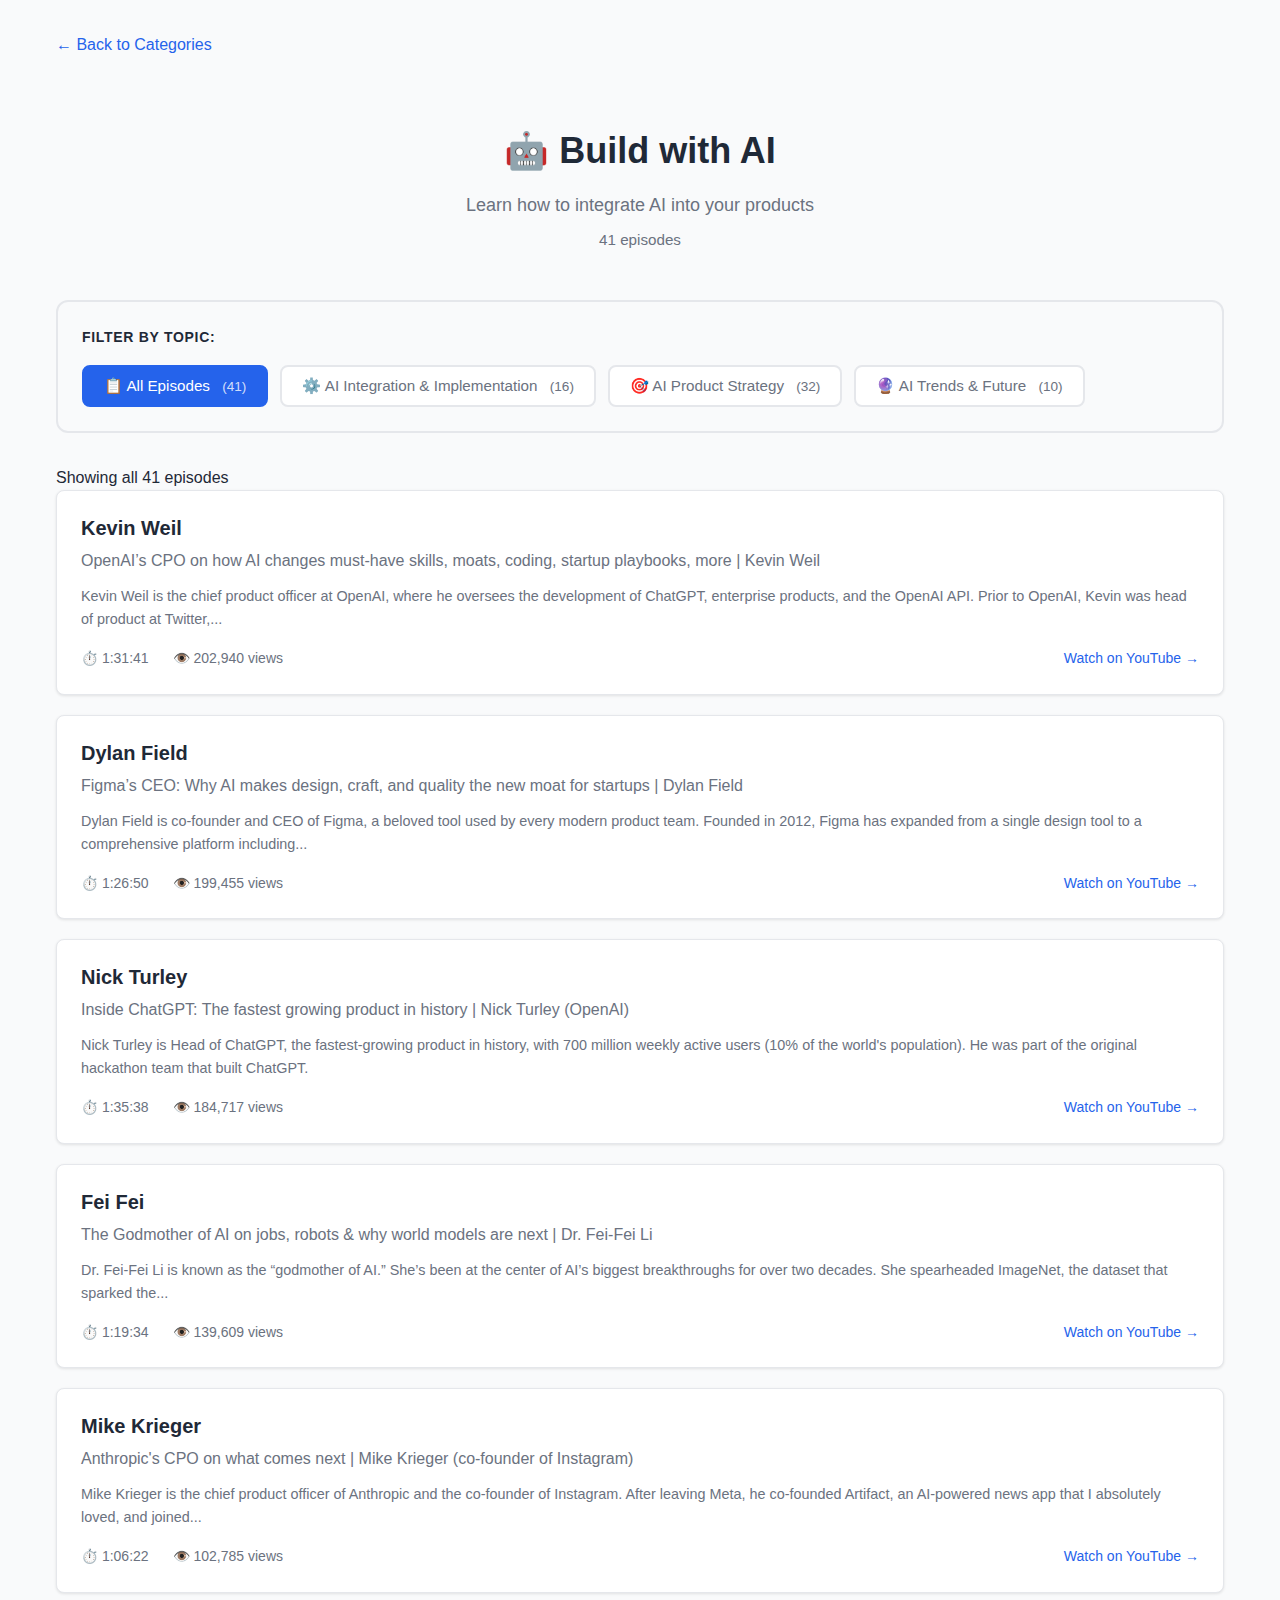
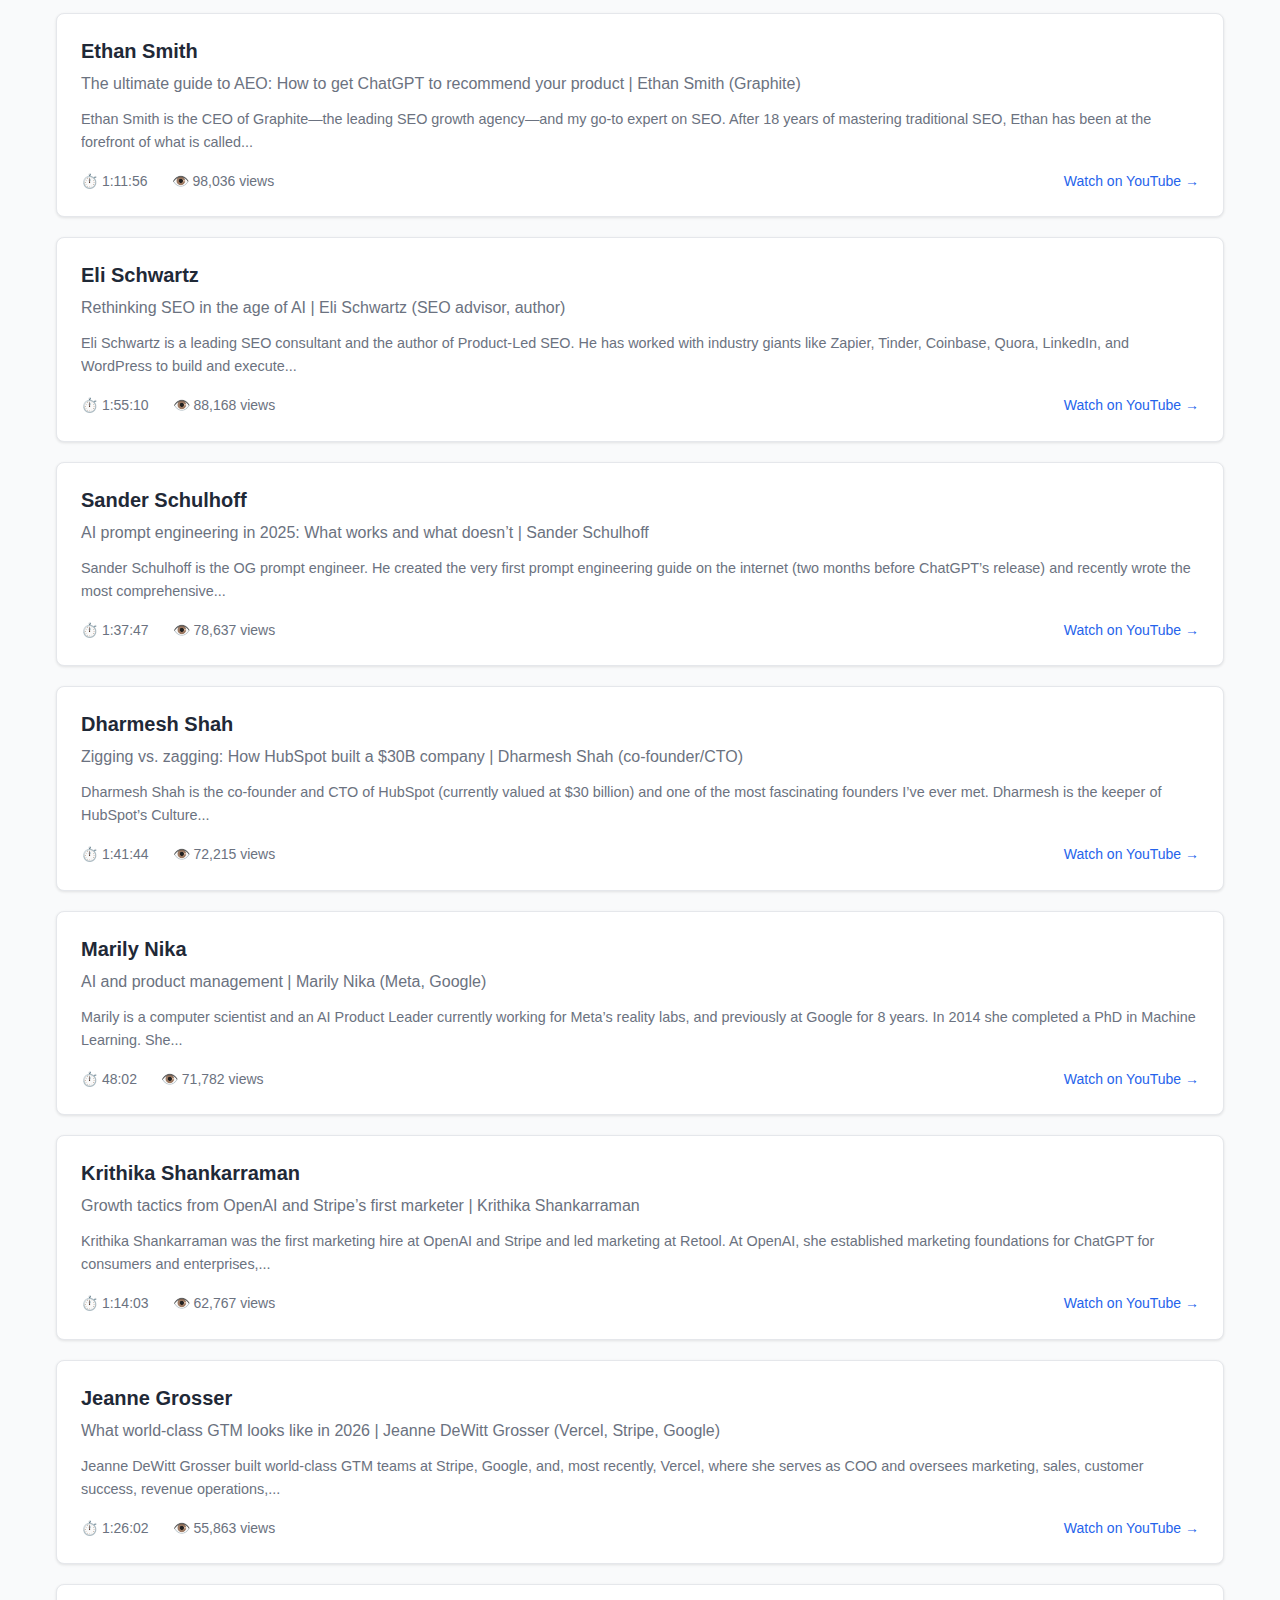
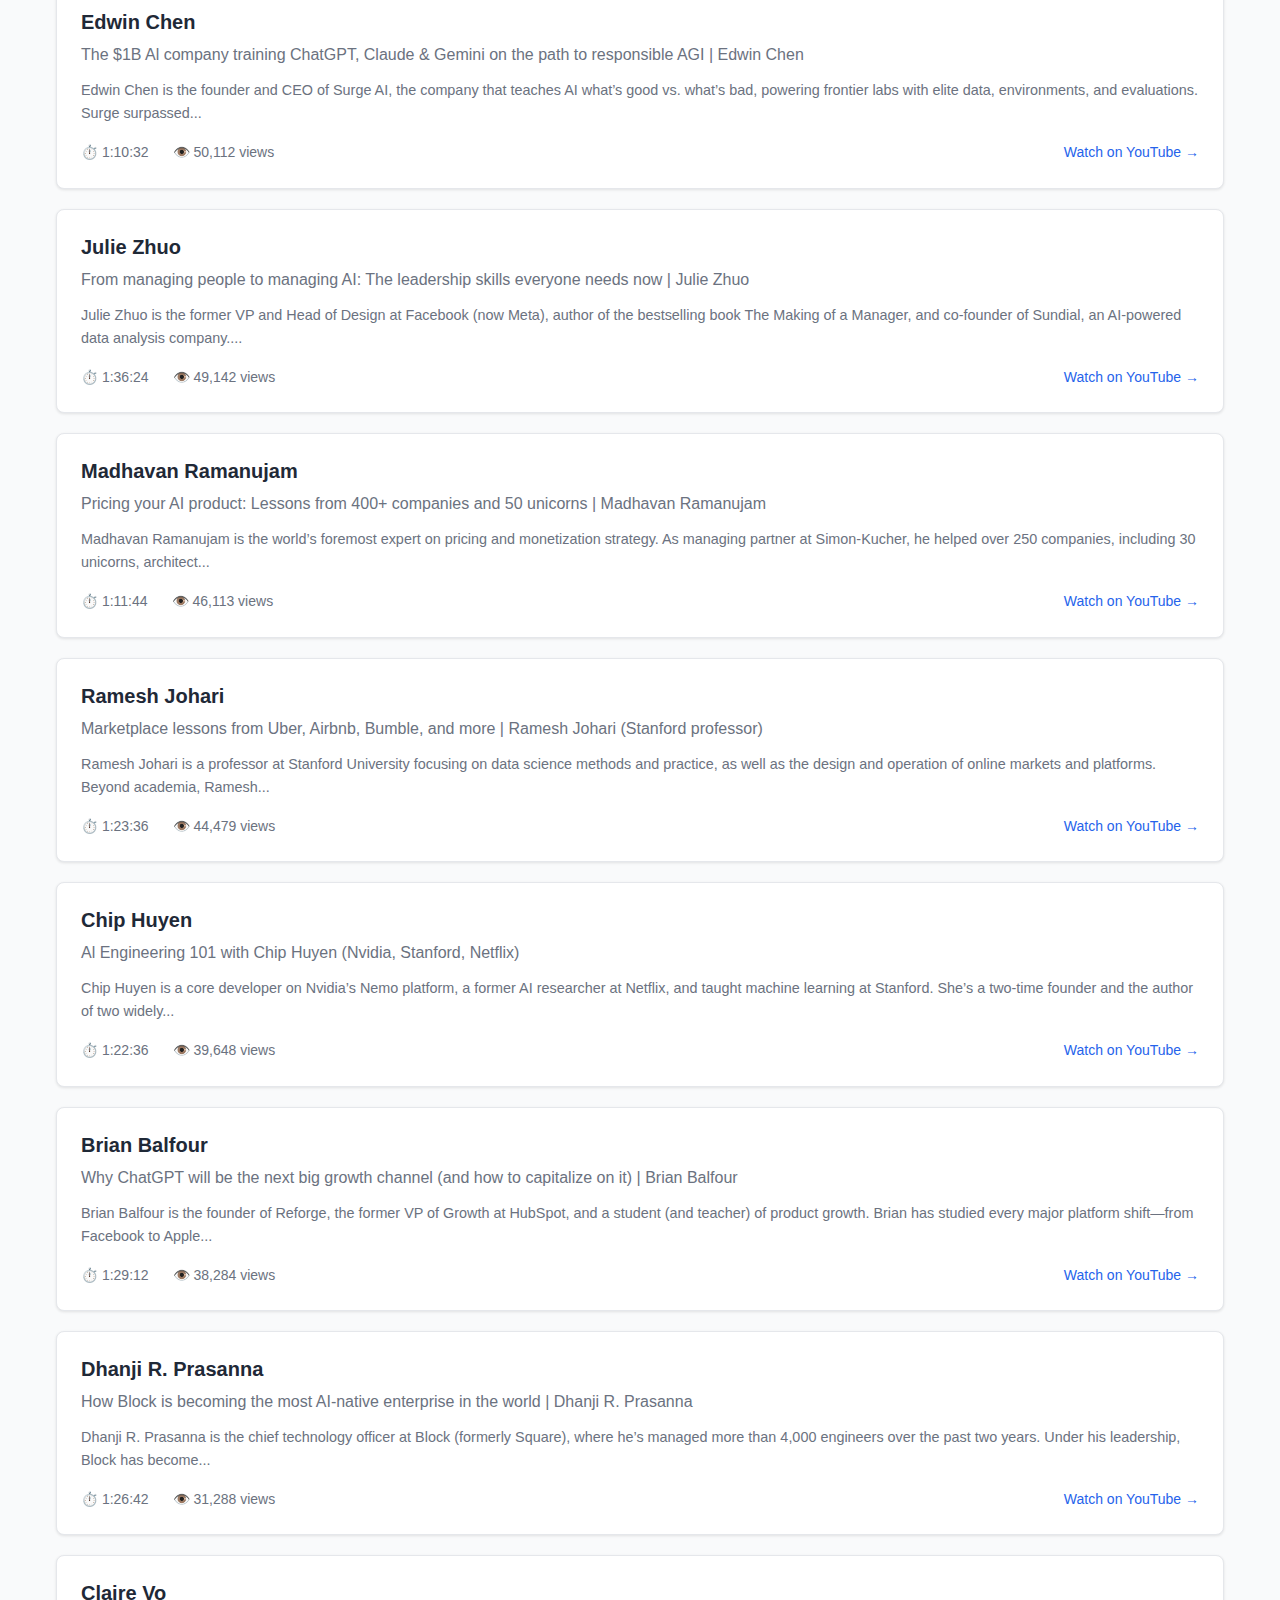
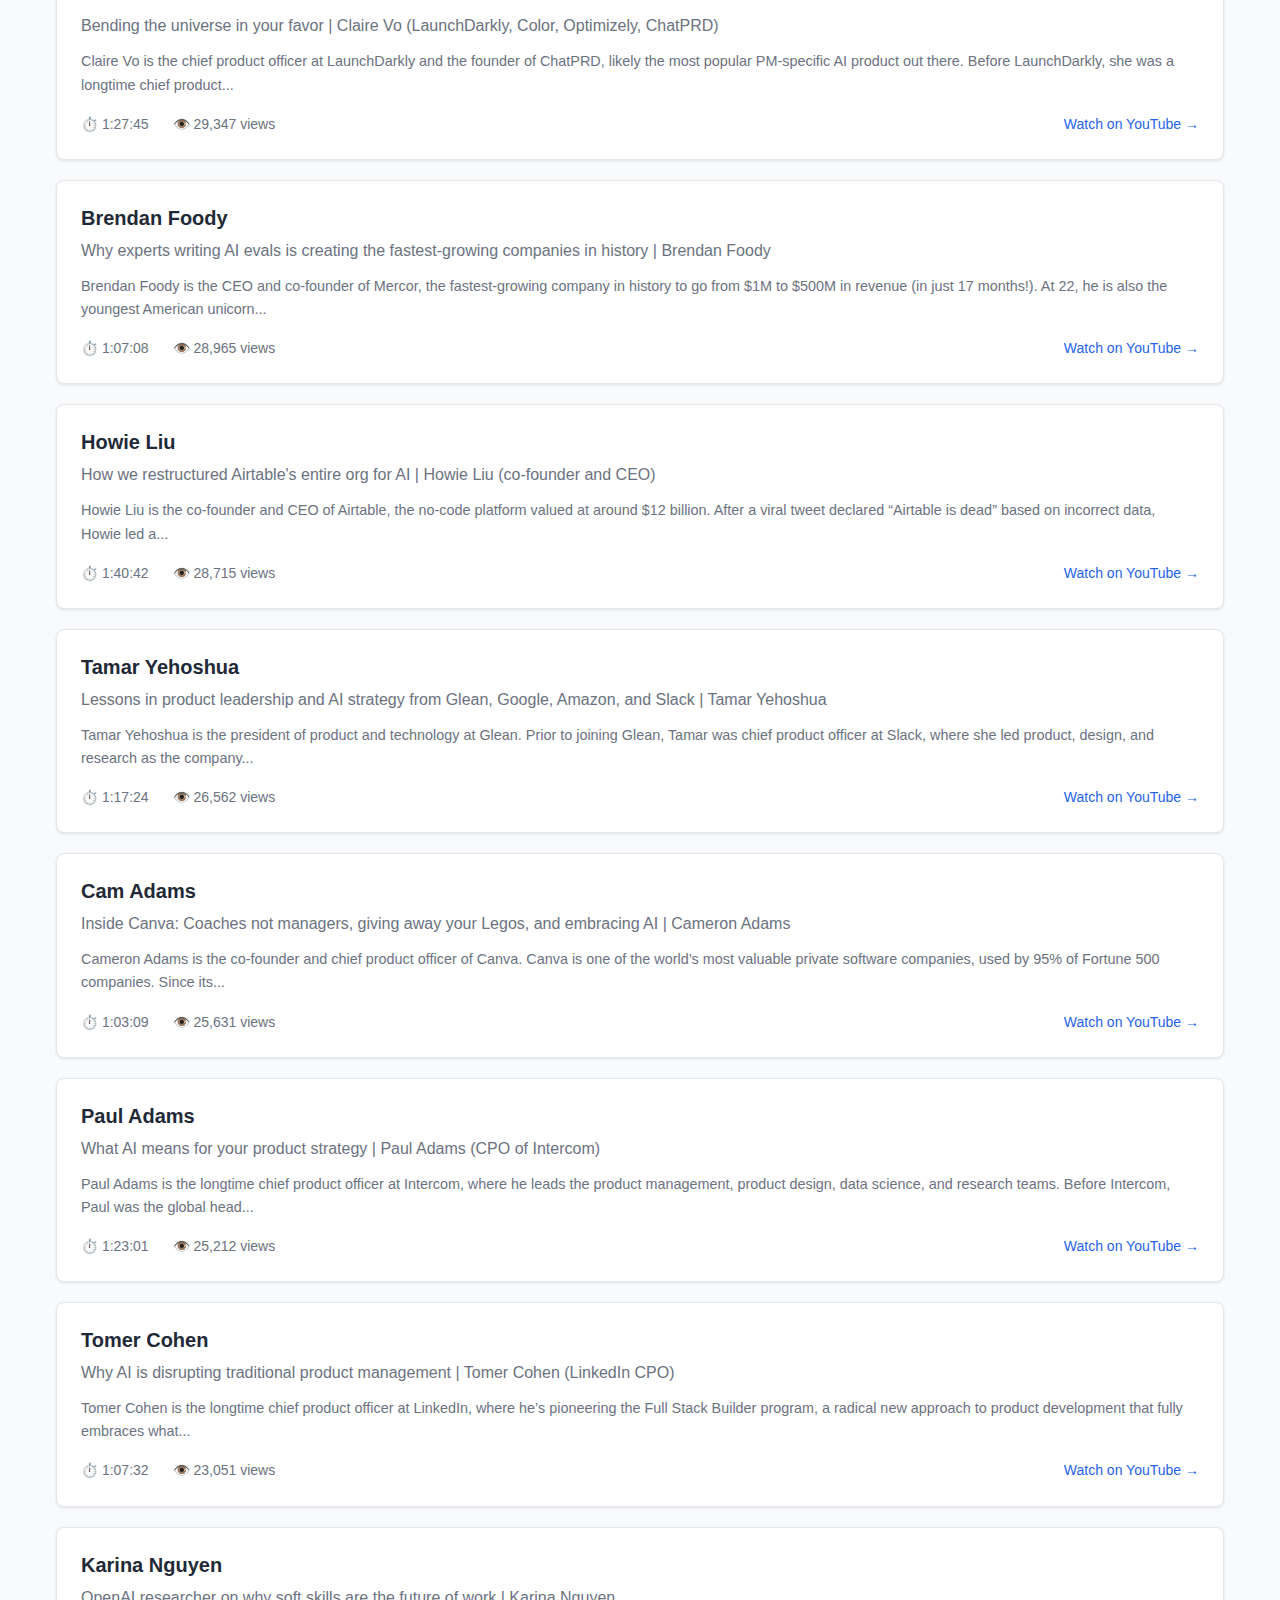
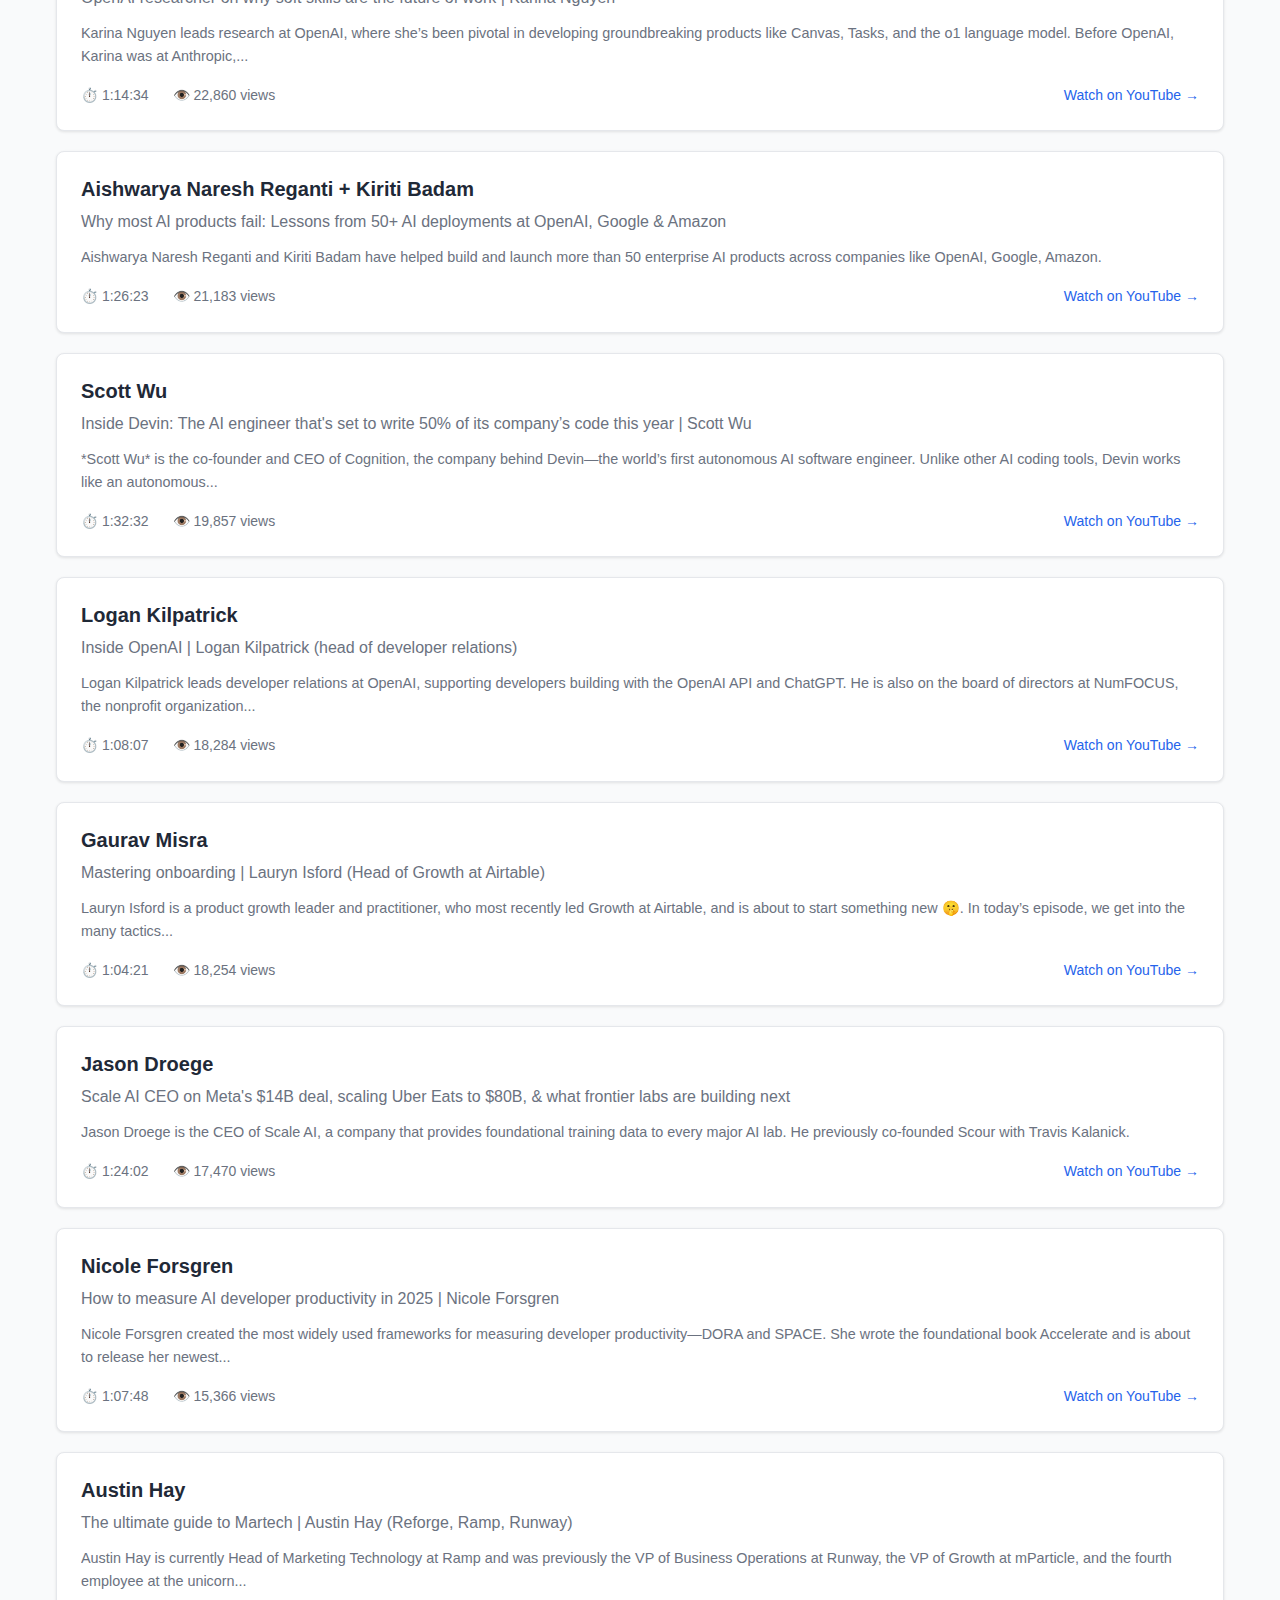
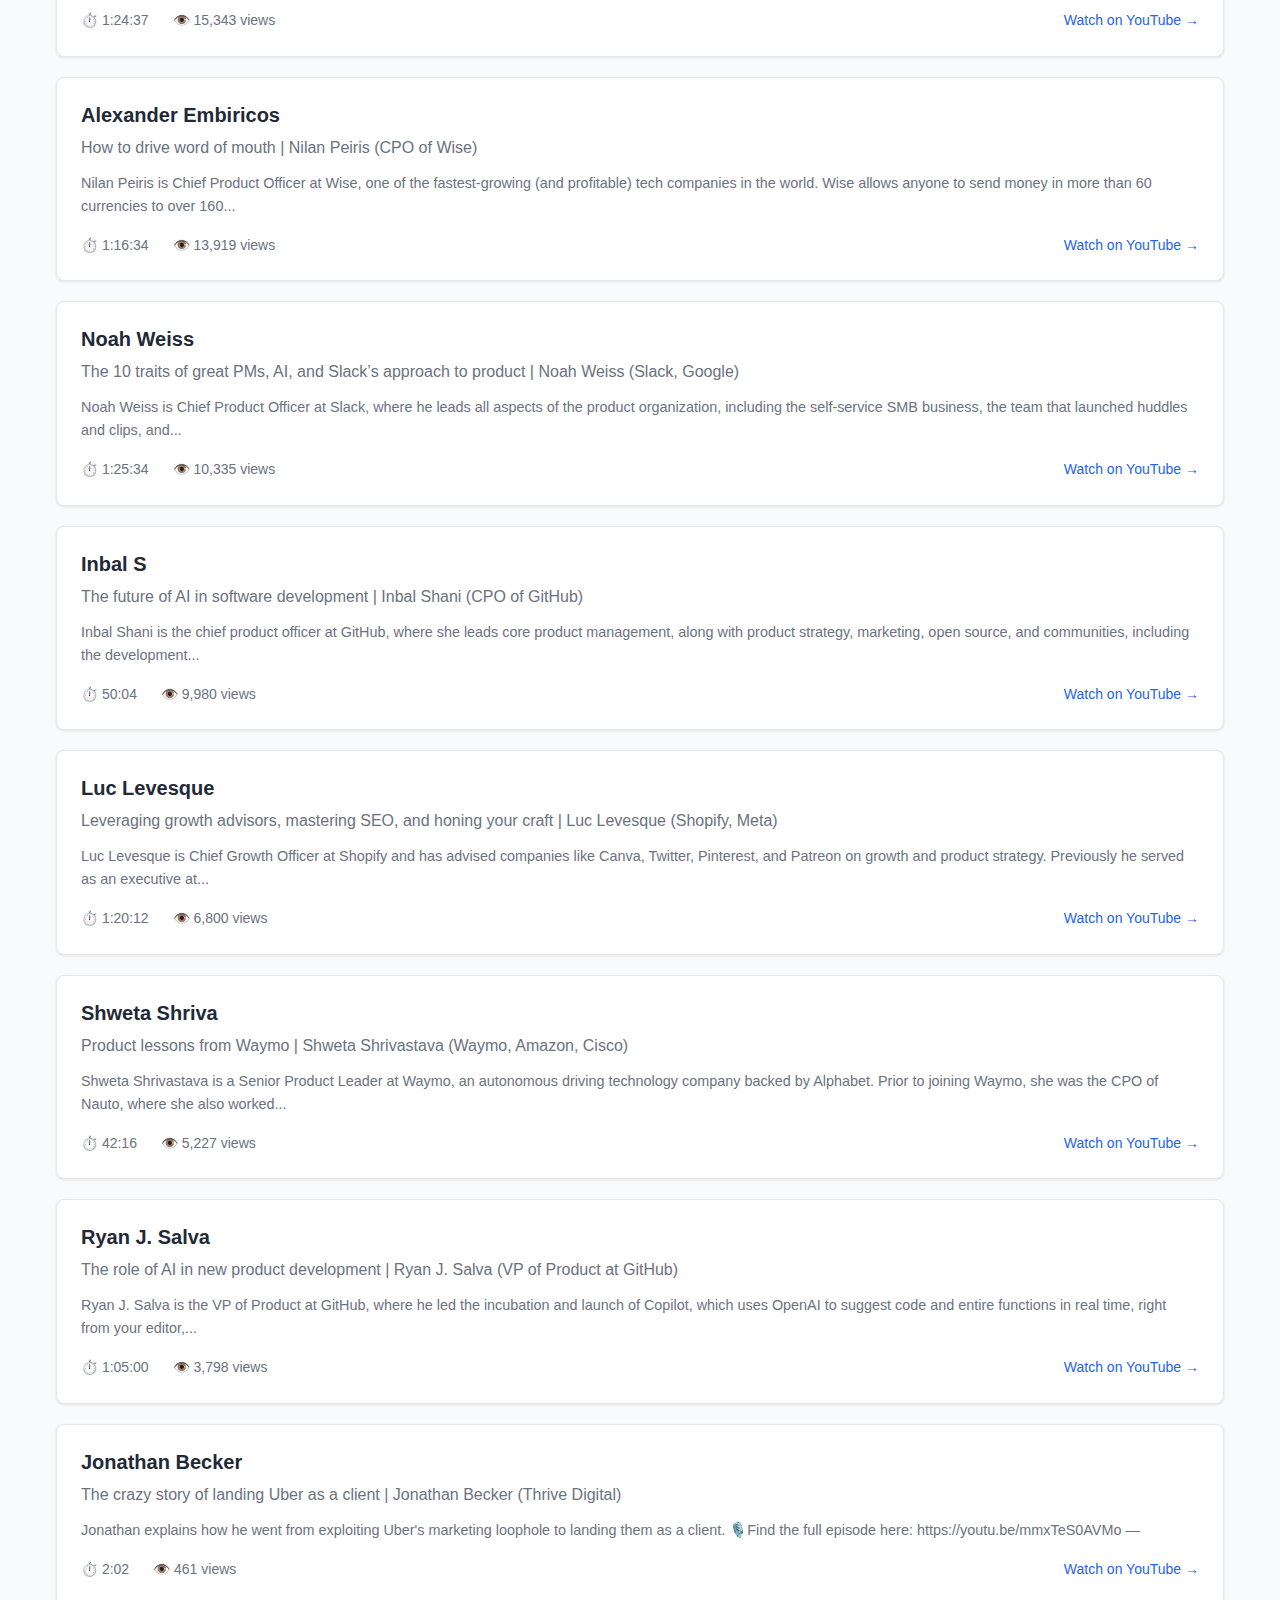
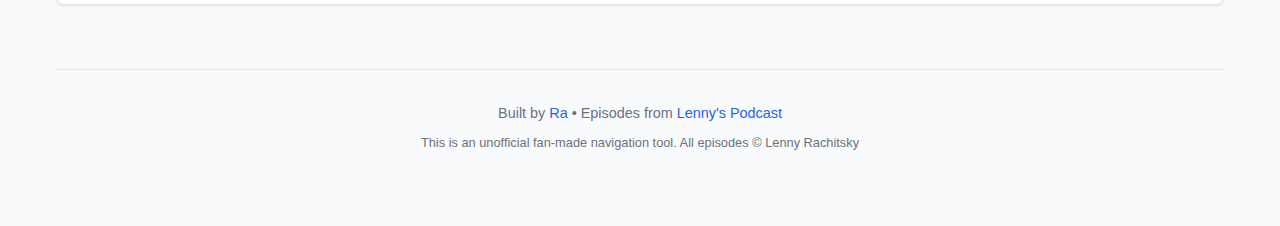
<file: build-with-ai.html>
<!DOCTYPE html>
<html lang="en">
<head>
    <meta charset="UTF-8">
    <meta name="viewport" content="width=device-width, initial-scale=1.0">
    <title>🤖 Build with AI | Lenny's Podcast Navigator</title>
    <meta name="description" content="Learn how to integrate AI into your products - 41 episodes from Lenny's Podcast">
    <link rel="stylesheet" href="styles.css">
</head>
<body>
    <div class="container">
        <a href="index.html" class="back-link">← Back to Categories</a>
        
        <header class="category-header">
            <h1>🤖 Build with AI</h1>
            <p class="description">Learn how to integrate AI into your products</p>
            <p class="count">41 episodes</p>
        </header>

        
        <!-- Subcategory Filters -->
        <div class="subcategory-filters">
            <div class="filter-header">Filter by Topic:</div>
            <div class="filter-buttons">
                <button class="filter-btn active" data-filter="all">
                    📋 All Episodes <span class="count" id="count-all">(41)</span>
                </button>
                <button class="filter-btn" data-filter="integration">
                    ⚙️ AI Integration & Implementation <span class="count" id="count-integration">(16)</span>
                </button>
                <button class="filter-btn" data-filter="strategy">
                    🎯 AI Product Strategy <span class="count" id="count-strategy">(32)</span>
                </button>
                <button class="filter-btn" data-filter="future">
                    🔮 AI Trends & Future <span class="count" id="count-future">(10)</span>
                </button>
            </div>
        </div>

        <!-- Results Header -->
        <div class="results-header">
            <span id="results-text">Showing all 41 episodes</span>
        </div>

        <div class="episodes-list">
            
            <a href="https://www.youtube.com/watch?v=scsW6_2SPC4" target="_blank" rel="noopener noreferrer" class="episode-card" data-category="integration strategy">
                <div class="episode-guest">Kevin Weil</div>
                <div class="episode-title">OpenAI’s CPO on how AI changes must-have skills, moats, coding, startup playbooks, more | Kevin Weil</div>
                <div class="episode-description">Kevin Weil is the chief product officer at OpenAI, where he oversees the development of ChatGPT, enterprise products, and the OpenAI API. Prior to OpenAI, Kevin was head of product at Twitter,...
</div>
                <div class="episode-meta">
                    <span>⏱️ 1:31:41</span>
                    <span>👁️ 202,940 views</span>
                    <span class="watch-link">Watch on YouTube →</span>
                </div>
            </a>
        
            <a href="https://www.youtube.com/watch?v=WyJV6VwEGA8" target="_blank" rel="noopener noreferrer" class="episode-card" data-category="strategy">
                <div class="episode-guest">Dylan Field</div>
                <div class="episode-title">Figma’s CEO: Why AI makes design, craft, and quality the new moat for startups | Dylan Field</div>
                <div class="episode-description">Dylan Field is co-founder and CEO of Figma, a beloved tool used by every modern product team. Founded in 2012, Figma has expanded from a single design tool to a comprehensive platform including...
</div>
                <div class="episode-meta">
                    <span>⏱️ 1:26:50</span>
                    <span>👁️ 199,455 views</span>
                    <span class="watch-link">Watch on YouTube →</span>
                </div>
            </a>
        
            <a href="https://www.youtube.com/watch?v=ixY2PvQJ0To" target="_blank" rel="noopener noreferrer" class="episode-card" data-category="strategy">
                <div class="episode-guest">Nick Turley</div>
                <div class="episode-title">Inside ChatGPT: The fastest growing product in history | Nick Turley (OpenAI)</div>
                <div class="episode-description">Nick Turley is Head of ChatGPT, the fastest-growing product in history, with 700 million weekly active users (10% of the world's population). He was part of the original hackathon team that built ChatGPT.</div>
                <div class="episode-meta">
                    <span>⏱️ 1:35:38</span>
                    <span>👁️ 184,717 views</span>
                    <span class="watch-link">Watch on YouTube →</span>
                </div>
            </a>
        
            <a href="https://www.youtube.com/watch?v=Ctjiatnd6Xk" target="_blank" rel="noopener noreferrer" class="episode-card" data-category="integration future">
                <div class="episode-guest">Fei Fei</div>
                <div class="episode-title">The Godmother of AI on jobs, robots & why world models are next | Dr. Fei-Fei Li</div>
                <div class="episode-description">Dr. Fei-Fei Li is known as the “godmother of AI.” She’s been at the center of AI’s biggest breakthroughs for over two decades. She spearheaded ImageNet, the dataset that sparked the...
</div>
                <div class="episode-meta">
                    <span>⏱️ 1:19:34</span>
                    <span>👁️ 139,609 views</span>
                    <span class="watch-link">Watch on YouTube →</span>
                </div>
            </a>
        
            <a href="https://www.youtube.com/watch?v=DKrBGOFs0GY" target="_blank" rel="noopener noreferrer" class="episode-card" data-category="strategy future">
                <div class="episode-guest">Mike Krieger</div>
                <div class="episode-title">Anthropic's CPO on what comes next | Mike Krieger (co-founder of Instagram)</div>
                <div class="episode-description">Mike Krieger is the chief product officer of Anthropic and the co-founder of Instagram. After leaving Meta, he co-founded Artifact, an AI-powered news app that I absolutely loved, and joined...
</div>
                <div class="episode-meta">
                    <span>⏱️ 1:06:22</span>
                    <span>👁️ 102,785 views</span>
                    <span class="watch-link">Watch on YouTube →</span>
                </div>
            </a>
        
            <a href="https://www.youtube.com/watch?v=iT7kq-R3Gjc" target="_blank" rel="noopener noreferrer" class="episode-card" data-category="strategy">
                <div class="episode-guest">Ethan Smith</div>
                <div class="episode-title">The ultimate guide to AEO: How to get ChatGPT to recommend your product | Ethan Smith (Graphite)</div>
                <div class="episode-description">Ethan Smith is the CEO of Graphite—the leading SEO growth agency—and my go-to expert on SEO. After 18 years of mastering traditional SEO, Ethan has been at the forefront of what is called...
</div>
                <div class="episode-meta">
                    <span>⏱️ 1:11:56</span>
                    <span>👁️ 98,036 views</span>
                    <span class="watch-link">Watch on YouTube →</span>
                </div>
            </a>
        
            <a href="https://www.youtube.com/watch?v=Z71yGshPTwk" target="_blank" rel="noopener noreferrer" class="episode-card" data-category="integration strategy">
                <div class="episode-guest">Eli Schwartz</div>
                <div class="episode-title">Rethinking SEO in the age of AI | Eli Schwartz (SEO advisor, author)</div>
                <div class="episode-description">Eli Schwartz is a leading SEO consultant and the author of Product-Led SEO. He has worked with industry giants like Zapier, Tinder, Coinbase, Quora, LinkedIn, and WordPress to build and execute...
</div>
                <div class="episode-meta">
                    <span>⏱️ 1:55:10</span>
                    <span>👁️ 88,168 views</span>
                    <span class="watch-link">Watch on YouTube →</span>
                </div>
            </a>
        
            <a href="https://www.youtube.com/watch?v=eKuFqQKYRrA" target="_blank" rel="noopener noreferrer" class="episode-card" data-category="integration">
                <div class="episode-guest">Sander Schulhoff</div>
                <div class="episode-title">AI prompt engineering in 2025: What works and what doesn’t | Sander Schulhoff</div>
                <div class="episode-description">Sander Schulhoff is the OG prompt engineer. He created the very first prompt engineering guide on the internet (two months before ChatGPT’s release) and recently wrote the most comprehensive...
</div>
                <div class="episode-meta">
                    <span>⏱️ 1:37:47</span>
                    <span>👁️ 78,637 views</span>
                    <span class="watch-link">Watch on YouTube →</span>
                </div>
            </a>
        
            <a href="https://www.youtube.com/watch?v=dpw9Ue1HU48" target="_blank" rel="noopener noreferrer" class="episode-card" data-category="strategy">
                <div class="episode-guest">Dharmesh Shah</div>
                <div class="episode-title">Zigging vs. zagging: How HubSpot built a $30B company | Dharmesh Shah (co-founder/CTO)</div>
                <div class="episode-description">Dharmesh Shah is the co-founder and CTO of HubSpot (currently valued at $30 billion) and one of the most fascinating founders I’ve ever met. Dharmesh is the keeper of HubSpot’s Culture...
</div>
                <div class="episode-meta">
                    <span>⏱️ 1:41:44</span>
                    <span>👁️ 72,215 views</span>
                    <span class="watch-link">Watch on YouTube →</span>
                </div>
            </a>
        
            <a href="https://www.youtube.com/watch?v=qNPPoj1qUG0" target="_blank" rel="noopener noreferrer" class="episode-card" data-category="strategy">
                <div class="episode-guest">Marily Nika</div>
                <div class="episode-title">AI and product management | Marily Nika (Meta, Google)</div>
                <div class="episode-description">Marily is a computer scientist and an AI Product Leader currently working for Meta’s reality labs, and previously at Google for 8 years. In 2014 she completed a PhD in Machine Learning. She...
</div>
                <div class="episode-meta">
                    <span>⏱️ 48:02</span>
                    <span>👁️ 71,782 views</span>
                    <span class="watch-link">Watch on YouTube →</span>
                </div>
            </a>
        
            <a href="https://www.youtube.com/watch?v=QaDsk4iH1aw" target="_blank" rel="noopener noreferrer" class="episode-card" data-category="strategy">
                <div class="episode-guest">Krithika Shankarraman</div>
                <div class="episode-title">Growth tactics from OpenAI and Stripe’s first marketer | Krithika Shankarraman</div>
                <div class="episode-description">Krithika Shankarraman was the first marketing hire at OpenAI and Stripe and led marketing at Retool. At OpenAI, she established marketing foundations for ChatGPT for consumers and enterprises,...
</div>
                <div class="episode-meta">
                    <span>⏱️ 1:14:03</span>
                    <span>👁️ 62,767 views</span>
                    <span class="watch-link">Watch on YouTube →</span>
                </div>
            </a>
        
            <a href="https://www.youtube.com/watch?v=RmnWHz8HD74" target="_blank" rel="noopener noreferrer" class="episode-card" data-category="strategy">
                <div class="episode-guest">Jeanne Grosser</div>
                <div class="episode-title">What world-class GTM looks like in 2026 | Jeanne DeWitt Grosser (Vercel, Stripe, Google)</div>
                <div class="episode-description">Jeanne DeWitt Grosser built world-class GTM teams at Stripe, Google, and, most recently, Vercel, where she serves as COO and oversees marketing, sales, customer success, revenue operations,...
</div>
                <div class="episode-meta">
                    <span>⏱️ 1:26:02</span>
                    <span>👁️ 55,863 views</span>
                    <span class="watch-link">Watch on YouTube →</span>
                </div>
            </a>
        
            <a href="https://www.youtube.com/watch?v=dduQeaqmpnI" target="_blank" rel="noopener noreferrer" class="episode-card" data-category="future">
                <div class="episode-guest">Edwin Chen</div>
                <div class="episode-title">The $1B Al company training ChatGPT, Claude & Gemini on the path to responsible AGI | Edwin Chen</div>
                <div class="episode-description">Edwin Chen is the founder and CEO of Surge AI, the company that teaches AI what’s good vs. what’s bad, powering frontier labs with elite data, environments, and evaluations. Surge surpassed...
</div>
                <div class="episode-meta">
                    <span>⏱️ 1:10:32</span>
                    <span>👁️ 50,112 views</span>
                    <span class="watch-link">Watch on YouTube →</span>
                </div>
            </a>
        
            <a href="https://www.youtube.com/watch?v=c_w0LaFahxk" target="_blank" rel="noopener noreferrer" class="episode-card" data-category="future">
                <div class="episode-guest">Julie Zhuo</div>
                <div class="episode-title">From managing people to managing AI: The leadership skills everyone needs now | Julie Zhuo</div>
                <div class="episode-description">Julie Zhuo is the former VP and Head of Design at Facebook (now Meta), author of the bestselling book The Making of a Manager, and co-founder of Sundial, an AI-powered data analysis company....
</div>
                <div class="episode-meta">
                    <span>⏱️ 1:36:24</span>
                    <span>👁️ 49,142 views</span>
                    <span class="watch-link">Watch on YouTube →</span>
                </div>
            </a>
        
            <a href="https://www.youtube.com/watch?v=NR85H55eYkM" target="_blank" rel="noopener noreferrer" class="episode-card" data-category="strategy future">
                <div class="episode-guest">Madhavan Ramanujam</div>
                <div class="episode-title">Pricing your AI product: Lessons from 400+ companies and 50 unicorns | Madhavan Ramanujam</div>
                <div class="episode-description">Madhavan Ramanujam is the world’s foremost expert on pricing and monetization strategy. As managing partner at Simon-Kucher, he helped over 250 companies, including 30 unicorns, architect...
</div>
                <div class="episode-meta">
                    <span>⏱️ 1:11:44</span>
                    <span>👁️ 46,113 views</span>
                    <span class="watch-link">Watch on YouTube →</span>
                </div>
            </a>
        
            <a href="https://www.youtube.com/watch?v=BVzTfsUMaK8" target="_blank" rel="noopener noreferrer" class="episode-card" data-category="strategy">
                <div class="episode-guest">Ramesh Johari</div>
                <div class="episode-title">Marketplace lessons from Uber, Airbnb, Bumble, and more | Ramesh Johari (Stanford professor)</div>
                <div class="episode-description">Ramesh Johari is a professor at Stanford University focusing on data science methods and practice, as well as the design and operation of online markets and platforms. Beyond academia, Ramesh...
</div>
                <div class="episode-meta">
                    <span>⏱️ 1:23:36</span>
                    <span>👁️ 44,479 views</span>
                    <span class="watch-link">Watch on YouTube →</span>
                </div>
            </a>
        
            <a href="https://www.youtube.com/watch?v=qbvY0dQgSJ4" target="_blank" rel="noopener noreferrer" class="episode-card" data-category="integration">
                <div class="episode-guest">Chip Huyen</div>
                <div class="episode-title">Al Engineering 101 with Chip Huyen (Nvidia, Stanford, Netflix)</div>
                <div class="episode-description">Chip Huyen is a core developer on Nvidia’s Nemo platform, a former AI researcher at Netflix, and taught machine learning at Stanford. She’s a two-time founder and the author of two widely...</div>
                <div class="episode-meta">
                    <span>⏱️ 1:22:36</span>
                    <span>👁️ 39,648 views</span>
                    <span class="watch-link">Watch on YouTube →</span>
                </div>
            </a>
        
            <a href="https://www.youtube.com/watch?v=cX4cL6B-_aU" target="_blank" rel="noopener noreferrer" class="episode-card" data-category="integration strategy future">
                <div class="episode-guest">Brian Balfour</div>
                <div class="episode-title">Why ChatGPT will be the next big growth channel (and how to capitalize on it) | Brian Balfour</div>
                <div class="episode-description">Brian Balfour is the founder of Reforge, the former VP of Growth at HubSpot, and a student (and teacher) of product growth. Brian has studied every major platform shift—from Facebook to Apple...
</div>
                <div class="episode-meta">
                    <span>⏱️ 1:29:12</span>
                    <span>👁️ 38,284 views</span>
                    <span class="watch-link">Watch on YouTube →</span>
                </div>
            </a>
        
            <a href="https://www.youtube.com/watch?v=JMeXWVw0r3E" target="_blank" rel="noopener noreferrer" class="episode-card" data-category="integration">
                <div class="episode-guest">Dhanji R. Prasanna</div>
                <div class="episode-title">How Block is becoming the most AI-native enterprise in the world | Dhanji R. Prasanna</div>
                <div class="episode-description">Dhanji R. Prasanna is the chief technology officer at Block (formerly Square), where he’s managed more than 4,000 engineers over the past two years. Under his leadership, Block has become...
</div>
                <div class="episode-meta">
                    <span>⏱️ 1:26:42</span>
                    <span>👁️ 31,288 views</span>
                    <span class="watch-link">Watch on YouTube →</span>
                </div>
            </a>
        
            <a href="https://www.youtube.com/watch?v=aXGo1o_baBo" target="_blank" rel="noopener noreferrer" class="episode-card" data-category="strategy">
                <div class="episode-guest">Claire Vo</div>
                <div class="episode-title">Bending the universe in your favor | Claire Vo (LaunchDarkly, Color, Optimizely, ChatPRD)</div>
                <div class="episode-description">Claire Vo is the chief product officer at LaunchDarkly and the founder of ChatPRD, likely the most popular PM-specific AI product out there. Before LaunchDarkly, she was a longtime chief product...
</div>
                <div class="episode-meta">
                    <span>⏱️ 1:27:45</span>
                    <span>👁️ 29,347 views</span>
                    <span class="watch-link">Watch on YouTube →</span>
                </div>
            </a>
        
            <a href="https://www.youtube.com/watch?v=ja6fWTDPQl4" target="_blank" rel="noopener noreferrer" class="episode-card" data-category="strategy">
                <div class="episode-guest">Brendan Foody</div>
                <div class="episode-title">Why experts writing AI evals is creating the fastest-growing companies in history | Brendan Foody</div>
                <div class="episode-description">Brendan Foody is the CEO and co-founder of Mercor, the fastest-growing company in history to go from $1M to $500M in revenue (in just 17 months!). At 22, he is also the youngest American unicorn...
</div>
                <div class="episode-meta">
                    <span>⏱️ 1:07:08</span>
                    <span>👁️ 28,965 views</span>
                    <span class="watch-link">Watch on YouTube →</span>
                </div>
            </a>
        
            <a href="https://www.youtube.com/watch?v=GT0jtVjRy2E" target="_blank" rel="noopener noreferrer" class="episode-card" data-category="strategy">
                <div class="episode-guest">Howie Liu</div>
                <div class="episode-title">How we restructured Airtable's entire org for AI | Howie Liu (co-founder and CEO)</div>
                <div class="episode-description">Howie Liu is the co-founder and CEO of Airtable, the no-code platform valued at around $12 billion. After a viral tweet declared “Airtable is dead” based on incorrect data, Howie led a...
</div>
                <div class="episode-meta">
                    <span>⏱️ 1:40:42</span>
                    <span>👁️ 28,715 views</span>
                    <span class="watch-link">Watch on YouTube →</span>
                </div>
            </a>
        
            <a href="https://www.youtube.com/watch?v=ZoSeOltKqQk" target="_blank" rel="noopener noreferrer" class="episode-card" data-category="strategy">
                <div class="episode-guest">Tamar Yehoshua</div>
                <div class="episode-title">Lessons in product leadership and AI strategy from Glean, Google, Amazon, and Slack | Tamar Yehoshua</div>
                <div class="episode-description">Tamar Yehoshua is the president of product and technology at Glean. Prior to joining Glean, Tamar was chief product officer at Slack, where she led product, design, and research as the company...
</div>
                <div class="episode-meta">
                    <span>⏱️ 1:17:24</span>
                    <span>👁️ 26,562 views</span>
                    <span class="watch-link">Watch on YouTube →</span>
                </div>
            </a>
        
            <a href="https://www.youtube.com/watch?v=wgrJNHlYUA8" target="_blank" rel="noopener noreferrer" class="episode-card" data-category="strategy">
                <div class="episode-guest">Cam Adams</div>
                <div class="episode-title">Inside Canva: Coaches not managers, giving away your Legos, and embracing AI | Cameron Adams</div>
                <div class="episode-description">Cameron Adams is the co-founder and chief product officer of Canva. Canva is one of the world’s most valuable private software companies, used by 95% of Fortune 500 companies. Since its...
</div>
                <div class="episode-meta">
                    <span>⏱️ 1:03:09</span>
                    <span>👁️ 25,631 views</span>
                    <span class="watch-link">Watch on YouTube →</span>
                </div>
            </a>
        
            <a href="https://www.youtube.com/watch?v=R-Geamq9xc0" target="_blank" rel="noopener noreferrer" class="episode-card" data-category="strategy">
                <div class="episode-guest">Paul Adams</div>
                <div class="episode-title">What AI means for your product strategy | Paul Adams (CPO of Intercom)</div>
                <div class="episode-description">Paul Adams is the longtime chief product officer at Intercom, where he leads the product management, product design, data science, and research teams. Before Intercom, Paul was the global head...
</div>
                <div class="episode-meta">
                    <span>⏱️ 1:23:01</span>
                    <span>👁️ 25,212 views</span>
                    <span class="watch-link">Watch on YouTube →</span>
                </div>
            </a>
        
            <a href="https://www.youtube.com/watch?v=R-zCfLQD_84" target="_blank" rel="noopener noreferrer" class="episode-card" data-category="integration strategy">
                <div class="episode-guest">Tomer Cohen</div>
                <div class="episode-title">Why AI is disrupting traditional product management | Tomer Cohen (LinkedIn CPO)</div>
                <div class="episode-description">Tomer Cohen is the longtime chief product officer at LinkedIn, where he’s pioneering the Full Stack Builder program, a radical new approach to product development that fully embraces what...
</div>
                <div class="episode-meta">
                    <span>⏱️ 1:07:32</span>
                    <span>👁️ 23,051 views</span>
                    <span class="watch-link">Watch on YouTube →</span>
                </div>
            </a>
        
            <a href="https://www.youtube.com/watch?v=DeskgjrLxxs" target="_blank" rel="noopener noreferrer" class="episode-card" data-category="integration strategy future">
                <div class="episode-guest">Karina Nguyen</div>
                <div class="episode-title">OpenAI researcher on why soft skills are the future of work | Karina Nguyen</div>
                <div class="episode-description">Karina Nguyen leads research at OpenAI, where she’s been pivotal in developing groundbreaking products like Canvas, Tasks, and the o1 language model. Before OpenAI, Karina was at Anthropic,...
</div>
                <div class="episode-meta">
                    <span>⏱️ 1:14:34</span>
                    <span>👁️ 22,860 views</span>
                    <span class="watch-link">Watch on YouTube →</span>
                </div>
            </a>
        
            <a href="https://www.youtube.com/watch?v=z7T1pCxgvlA" target="_blank" rel="noopener noreferrer" class="episode-card" data-category="integration strategy">
                <div class="episode-guest">Aishwarya Naresh Reganti + Kiriti Badam</div>
                <div class="episode-title">Why most AI products fail: Lessons from 50+ AI deployments at OpenAI, Google & Amazon</div>
                <div class="episode-description">Aishwarya Naresh Reganti and Kiriti Badam have helped build and launch more than 50 enterprise AI products across companies like OpenAI, Google, Amazon.</div>
                <div class="episode-meta">
                    <span>⏱️ 1:26:23</span>
                    <span>👁️ 21,183 views</span>
                    <span class="watch-link">Watch on YouTube →</span>
                </div>
            </a>
        
            <a href="https://www.youtube.com/watch?v=gI0ZNhA0rvE" target="_blank" rel="noopener noreferrer" class="episode-card" data-category="integration">
                <div class="episode-guest">Scott Wu</div>
                <div class="episode-title">Inside Devin: The AI engineer that's set to write 50% of its company’s code this year | Scott Wu</div>
                <div class="episode-description">*Scott Wu* is the co-founder and CEO of Cognition, the company behind Devin—the world’s first autonomous AI software engineer. Unlike other AI coding tools, Devin works like an autonomous...
</div>
                <div class="episode-meta">
                    <span>⏱️ 1:32:32</span>
                    <span>👁️ 19,857 views</span>
                    <span class="watch-link">Watch on YouTube →</span>
                </div>
            </a>
        
            <a href="https://www.youtube.com/watch?v=XkMbkWG2ca4" target="_blank" rel="noopener noreferrer" class="episode-card" data-category="integration">
                <div class="episode-guest">Logan Kilpatrick</div>
                <div class="episode-title">Inside OpenAI | Logan Kilpatrick (head of developer relations)</div>
                <div class="episode-description">Logan Kilpatrick leads developer relations at OpenAI, supporting developers building with the OpenAI API and ChatGPT. He is also on the board of directors at NumFOCUS, the nonprofit organization...
</div>
                <div class="episode-meta">
                    <span>⏱️ 1:08:07</span>
                    <span>👁️ 18,284 views</span>
                    <span class="watch-link">Watch on YouTube →</span>
                </div>
            </a>
        
            <a href="https://www.youtube.com/watch?v=dLku0AiGPVA" target="_blank" rel="noopener noreferrer" class="episode-card" data-category="strategy">
                <div class="episode-guest">Gaurav Misra</div>
                <div class="episode-title">Mastering onboarding | Lauryn Isford (Head of Growth at Airtable)</div>
                <div class="episode-description">Lauryn Isford is a product growth leader and practitioner, who most recently led Growth at Airtable, and is about to start something new 🤫.  In today’s episode, we get into the many tactics...
</div>
                <div class="episode-meta">
                    <span>⏱️ 1:04:21</span>
                    <span>👁️ 18,254 views</span>
                    <span class="watch-link">Watch on YouTube →</span>
                </div>
            </a>
        
            <a href="https://www.youtube.com/watch?v=W99jdYZOlN0" target="_blank" rel="noopener noreferrer" class="episode-card" data-category="integration future">
                <div class="episode-guest">Jason Droege</div>
                <div class="episode-title">Scale AI CEO on Meta's $14B deal, scaling Uber Eats to $80B, & what frontier labs are building next</div>
                <div class="episode-description">Jason Droege is the CEO of Scale AI, a company that provides foundational training data to every major AI lab. He previously co-founded Scour with Travis Kalanick.</div>
                <div class="episode-meta">
                    <span>⏱️ 1:24:02</span>
                    <span>👁️ 17,470 views</span>
                    <span class="watch-link">Watch on YouTube →</span>
                </div>
            </a>
        
            <a href="https://www.youtube.com/watch?v=SWcDfPVTizQ" target="_blank" rel="noopener noreferrer" class="episode-card" data-category="integration strategy">
                <div class="episode-guest">Nicole Forsgren</div>
                <div class="episode-title">How to measure AI developer productivity in 2025 | Nicole Forsgren</div>
                <div class="episode-description">Nicole Forsgren created the most widely used frameworks for measuring developer productivity—DORA and SPACE. She wrote the foundational book Accelerate and is about to release her newest...
</div>
                <div class="episode-meta">
                    <span>⏱️ 1:07:48</span>
                    <span>👁️ 15,366 views</span>
                    <span class="watch-link">Watch on YouTube →</span>
                </div>
            </a>
        
            <a href="https://www.youtube.com/watch?v=B79p85DHLkU" target="_blank" rel="noopener noreferrer" class="episode-card" data-category="strategy">
                <div class="episode-guest">Austin Hay</div>
                <div class="episode-title">The ultimate guide to Martech | Austin Hay (Reforge, Ramp, Runway)</div>
                <div class="episode-description">Austin Hay is currently Head of Marketing Technology at Ramp and was previously the VP of Business Operations at Runway, the VP of Growth at mParticle, and the fourth employee at the unicorn...
</div>
                <div class="episode-meta">
                    <span>⏱️ 1:24:37</span>
                    <span>👁️ 15,343 views</span>
                    <span class="watch-link">Watch on YouTube →</span>
                </div>
            </a>
        
            <a href="https://www.youtube.com/watch?v=xZifSLGOrrw" target="_blank" rel="noopener noreferrer" class="episode-card" data-category="strategy">
                <div class="episode-guest">Alexander Embiricos</div>
                <div class="episode-title">How to drive word of mouth | Nilan Peiris (CPO of Wise)</div>
                <div class="episode-description">Nilan Peiris is Chief Product Officer at Wise, one of the fastest-growing (and profitable) tech companies in the world. Wise allows anyone to send money in more than 60 currencies to over 160...
</div>
                <div class="episode-meta">
                    <span>⏱️ 1:16:34</span>
                    <span>👁️ 13,919 views</span>
                    <span class="watch-link">Watch on YouTube →</span>
                </div>
            </a>
        
            <a href="https://www.youtube.com/watch?v=XrRlVOWe5GE" target="_blank" rel="noopener noreferrer" class="episode-card" data-category="strategy">
                <div class="episode-guest">Noah Weiss</div>
                <div class="episode-title">The 10 traits of great PMs, AI, and Slack’s approach to product | Noah Weiss (Slack, Google)</div>
                <div class="episode-description">Noah Weiss is Chief Product Officer at Slack, where he leads all aspects of the product organization, including the self-service SMB business, the team that launched huddles and clips, and...
</div>
                <div class="episode-meta">
                    <span>⏱️ 1:25:34</span>
                    <span>👁️ 10,335 views</span>
                    <span class="watch-link">Watch on YouTube →</span>
                </div>
            </a>
        
            <a href="https://www.youtube.com/watch?v=f10s3rxKaJw" target="_blank" rel="noopener noreferrer" class="episode-card" data-category="integration strategy future">
                <div class="episode-guest">Inbal S</div>
                <div class="episode-title">The future of AI in software development | Inbal Shani (CPO of GitHub)</div>
                <div class="episode-description">Inbal Shani is the chief product officer at GitHub, where she leads core product management, along with product strategy, marketing, open source, and communities, including the development...
</div>
                <div class="episode-meta">
                    <span>⏱️ 50:04</span>
                    <span>👁️ 9,980 views</span>
                    <span class="watch-link">Watch on YouTube →</span>
                </div>
            </a>
        
            <a href="https://www.youtube.com/watch?v=Xf_ZXIGCQb0" target="_blank" rel="noopener noreferrer" class="episode-card" data-category="strategy future">
                <div class="episode-guest">Luc Levesque</div>
                <div class="episode-title">Leveraging growth advisors, mastering SEO, and honing your craft | Luc Levesque (Shopify, Meta)</div>
                <div class="episode-description">Luc Levesque is Chief Growth Officer at Shopify and has advised companies like Canva, Twitter, Pinterest, and Patreon on growth and product strategy. Previously he served as an executive at...
</div>
                <div class="episode-meta">
                    <span>⏱️ 1:20:12</span>
                    <span>👁️ 6,800 views</span>
                    <span class="watch-link">Watch on YouTube →</span>
                </div>
            </a>
        
            <a href="https://www.youtube.com/watch?v=VtNmAjNF3Tc" target="_blank" rel="noopener noreferrer" class="episode-card" data-category="strategy">
                <div class="episode-guest">Shweta Shriva</div>
                <div class="episode-title">Product lessons from Waymo | Shweta Shrivastava (Waymo, Amazon, Cisco)</div>
                <div class="episode-description">Shweta Shrivastava is a Senior Product Leader at Waymo, an autonomous driving technology company backed by Alphabet. Prior to joining Waymo, she was the CPO of Nauto, where she also worked...
</div>
                <div class="episode-meta">
                    <span>⏱️ 42:16</span>
                    <span>👁️ 5,227 views</span>
                    <span class="watch-link">Watch on YouTube →</span>
                </div>
            </a>
        
            <a href="https://www.youtube.com/watch?v=awcd3P1DnX4" target="_blank" rel="noopener noreferrer" class="episode-card" data-category="integration strategy">
                <div class="episode-guest">Ryan J. Salva</div>
                <div class="episode-title">The role of AI in new product development | Ryan J. Salva (VP of Product at GitHub)</div>
                <div class="episode-description">Ryan J. Salva is the VP of Product at GitHub, where he led the incubation and launch of Copilot, which uses OpenAI to suggest code and entire functions in real time, right from your editor,...
</div>
                <div class="episode-meta">
                    <span>⏱️ 1:05:00</span>
                    <span>👁️ 3,798 views</span>
                    <span class="watch-link">Watch on YouTube →</span>
                </div>
            </a>
        
            <a href="https://www.youtube.com/watch?v=rG4zxf0CAv0" target="_blank" rel="noopener noreferrer" class="episode-card" data-category="strategy">
                <div class="episode-guest">Jonathan Becker</div>
                <div class="episode-title">The crazy story of landing Uber as a client | Jonathan Becker (Thrive Digital)</div>
                <div class="episode-description">Jonathan explains how he went from exploiting Uber's marketing loophole to landing them as a client.
🎙️Find the full episode here: https://youtu.be/mmxTeS0AVMo

—
</div>
                <div class="episode-meta">
                    <span>⏱️ 2:02</span>
                    <span>👁️ 461 views</span>
                    <span class="watch-link">Watch on YouTube →</span>
                </div>
            </a>
        
        </div>

        <footer>
            <p>Built by <a href="https://github.com/yourusername" target="_blank">Ra</a> • Episodes from <a href="https://www.lennysnewsletter.com/podcast" target="_blank">Lenny's Podcast</a></p>
            <p class="disclaimer">This is an unofficial fan-made navigation tool. All episodes © Lenny Rachitsky</p>
        </footer>
    </div>

    <script>
        document.addEventListener('DOMContentLoaded', function() {
            const filterButtons = document.querySelectorAll('.filter-btn');
            const episodeCards = document.querySelectorAll('.episode-card');
            const resultsText = document.getElementById('results-text');
            
            // Filter names for display
            const filterNames = {
                'all': 'all',
                'integration': 'AI Integration & Implementation',
                'strategy': 'AI Product Strategy',
                'future': 'AI Trends & Future'
            };
            
            filterButtons.forEach(button => {
                button.addEventListener('click', function() {
                    const filter = this.getAttribute('data-filter');
                    
                    // Update active button
                    filterButtons.forEach(btn => btn.classList.remove('active'));
                    this.classList.add('active');
                    
                    // Filter episodes and count visible ones
                    let visibleCount = 0;
                    episodeCards.forEach(card => {
                        if (filter === 'all') {
                            card.style.display = 'flex';
                            visibleCount++;
                        } else {
                            const categories = card.getAttribute('data-category');
                            if (categories && categories.includes(filter)) {
                                card.style.display = 'flex';
                                visibleCount++;
                            } else {
                                card.style.display = 'none';
                            }
                        }
                    });
                    
                    // Update results header
                    if (filter === 'all') {
                        resultsText.textContent = `Showing all ${visibleCount} episodes`;
                    } else {
                        resultsText.textContent = `Displaying ${visibleCount} ${filterNames[filter]} episodes`;
                    }
                    

                });
            });
        });
    </script>

</body>
</html>
</file>
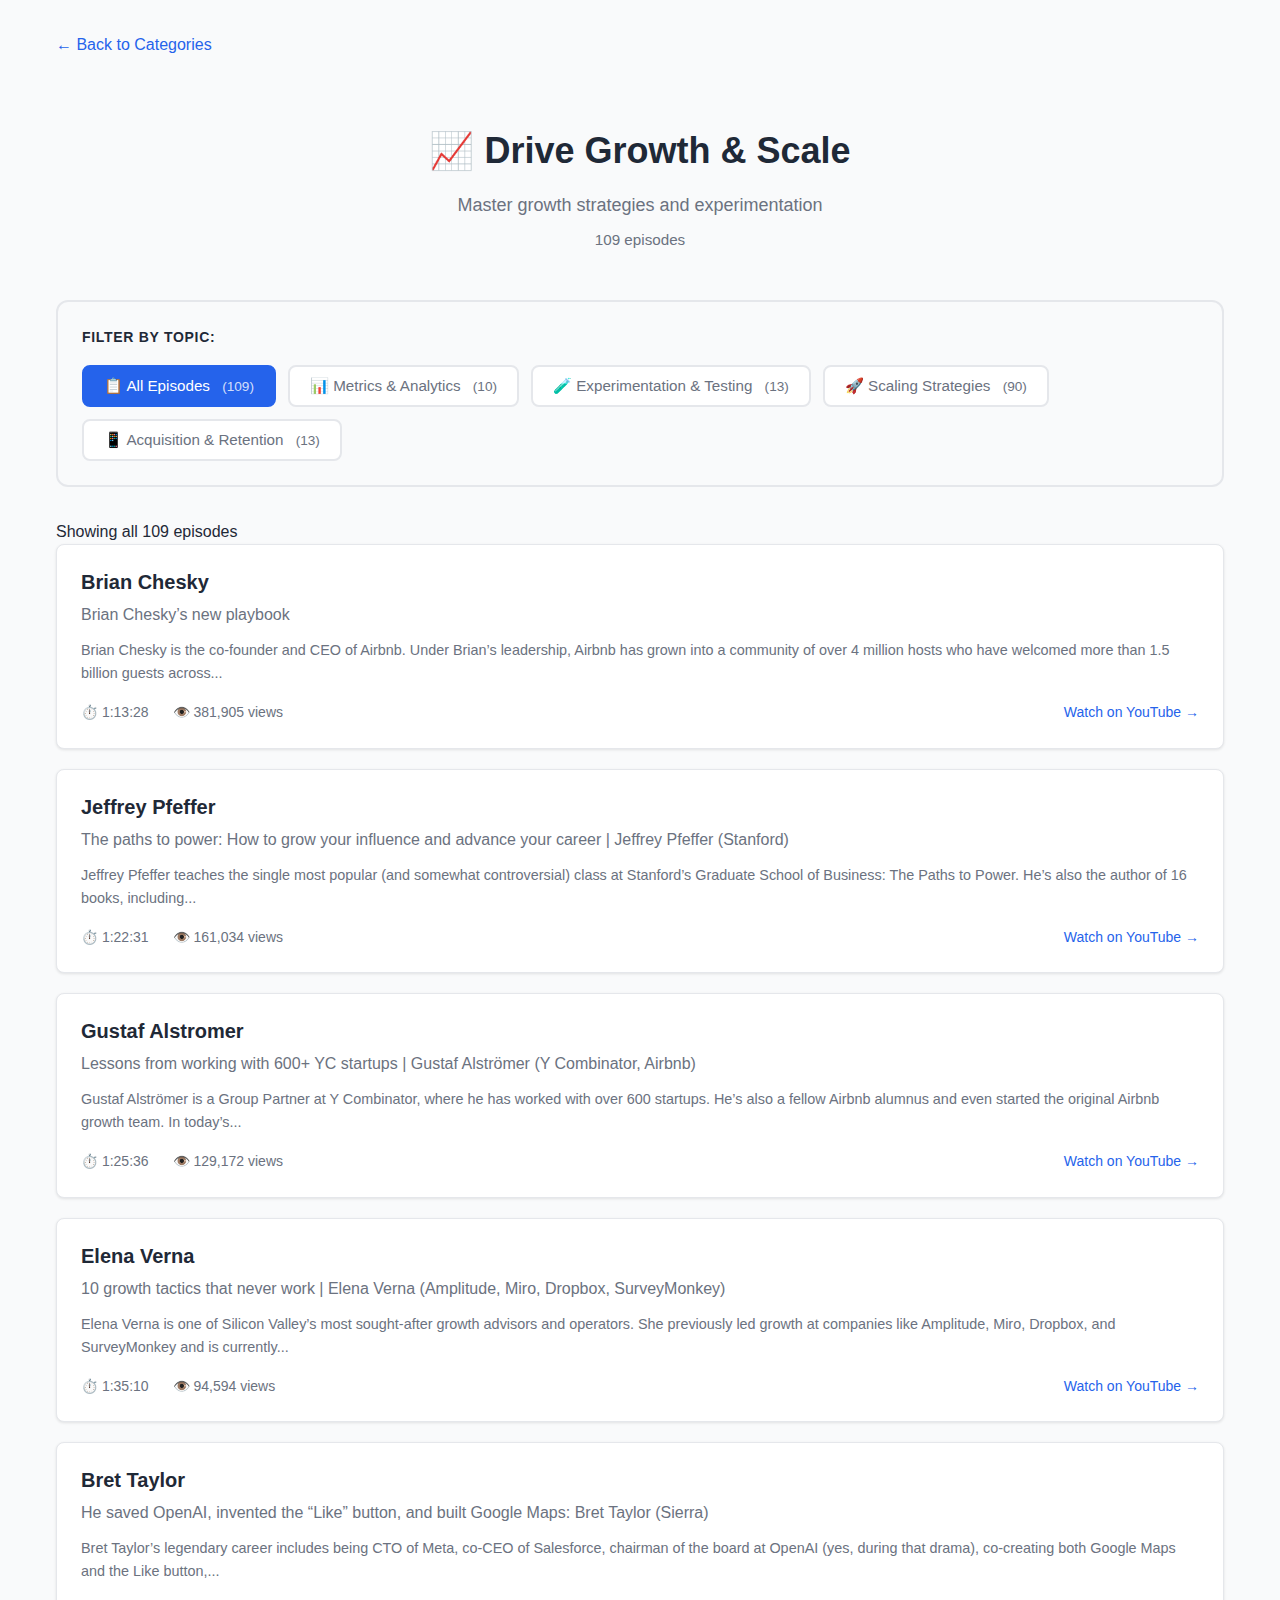
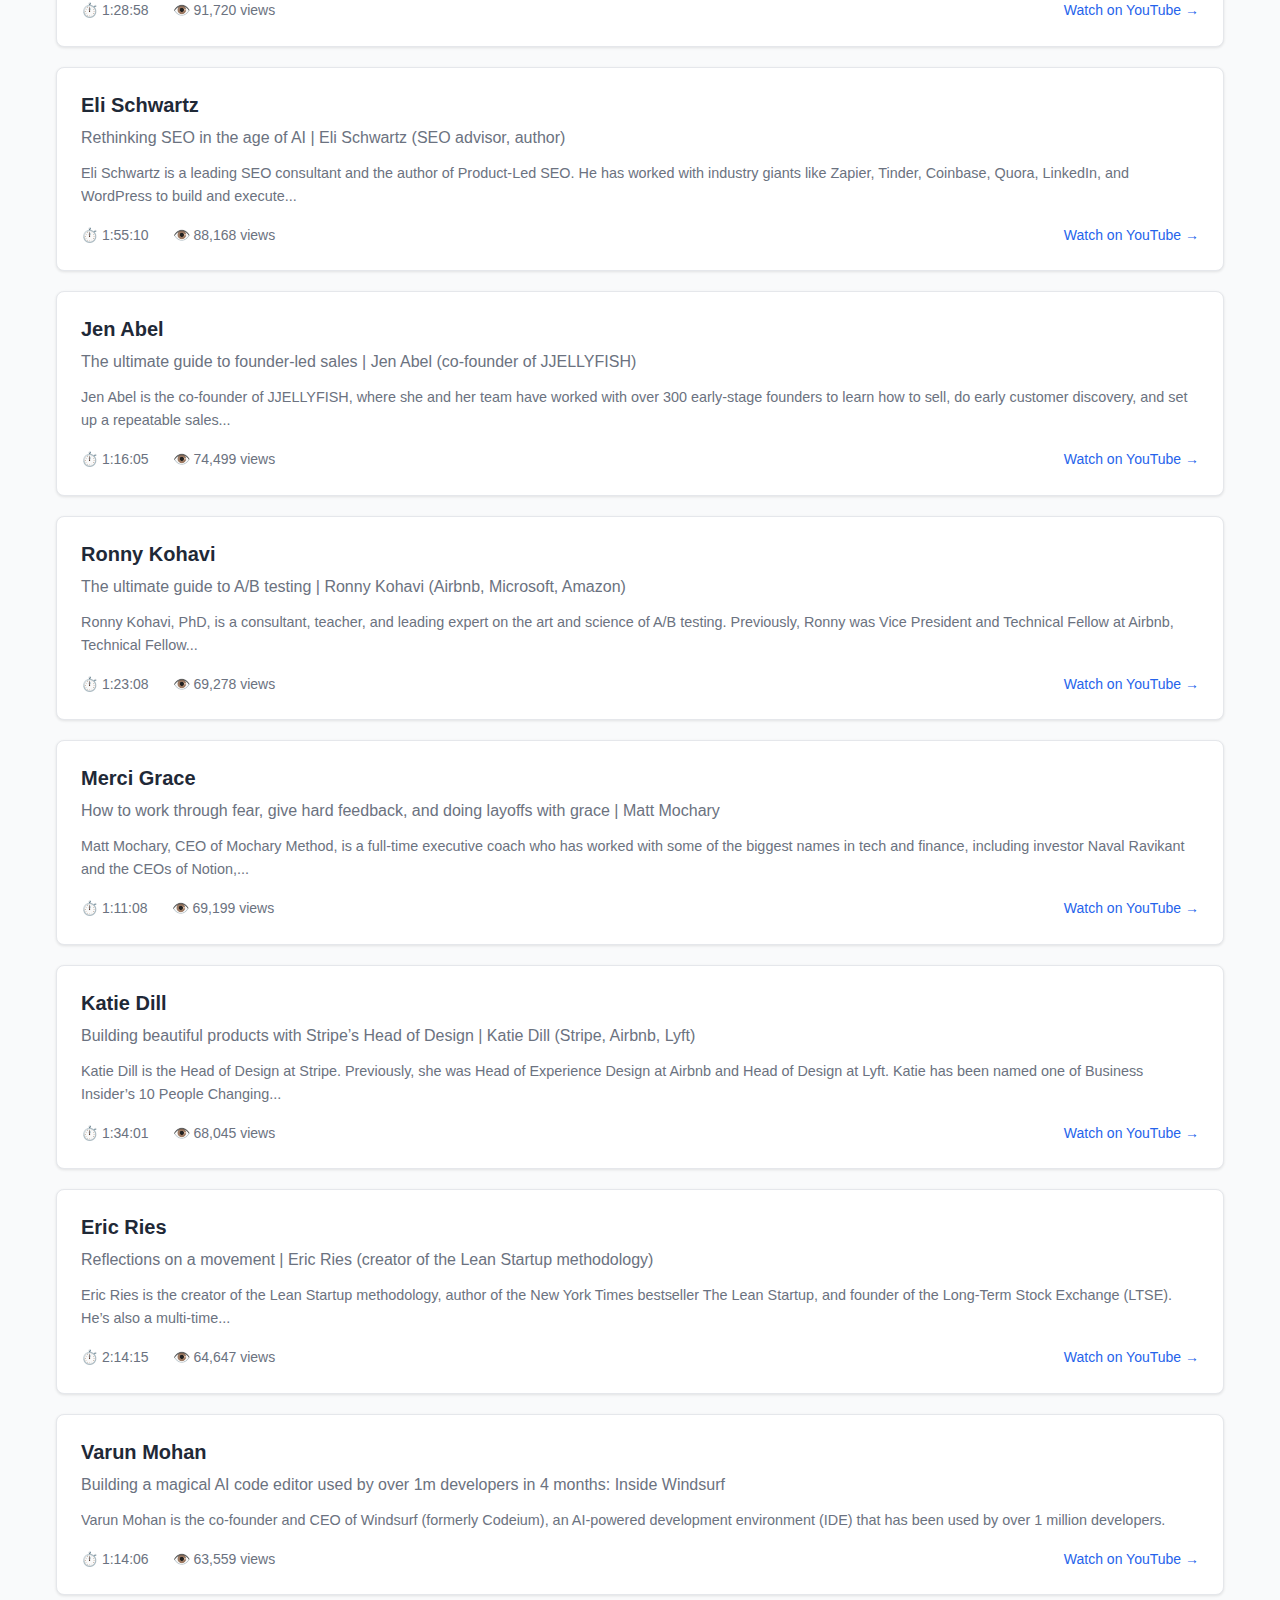
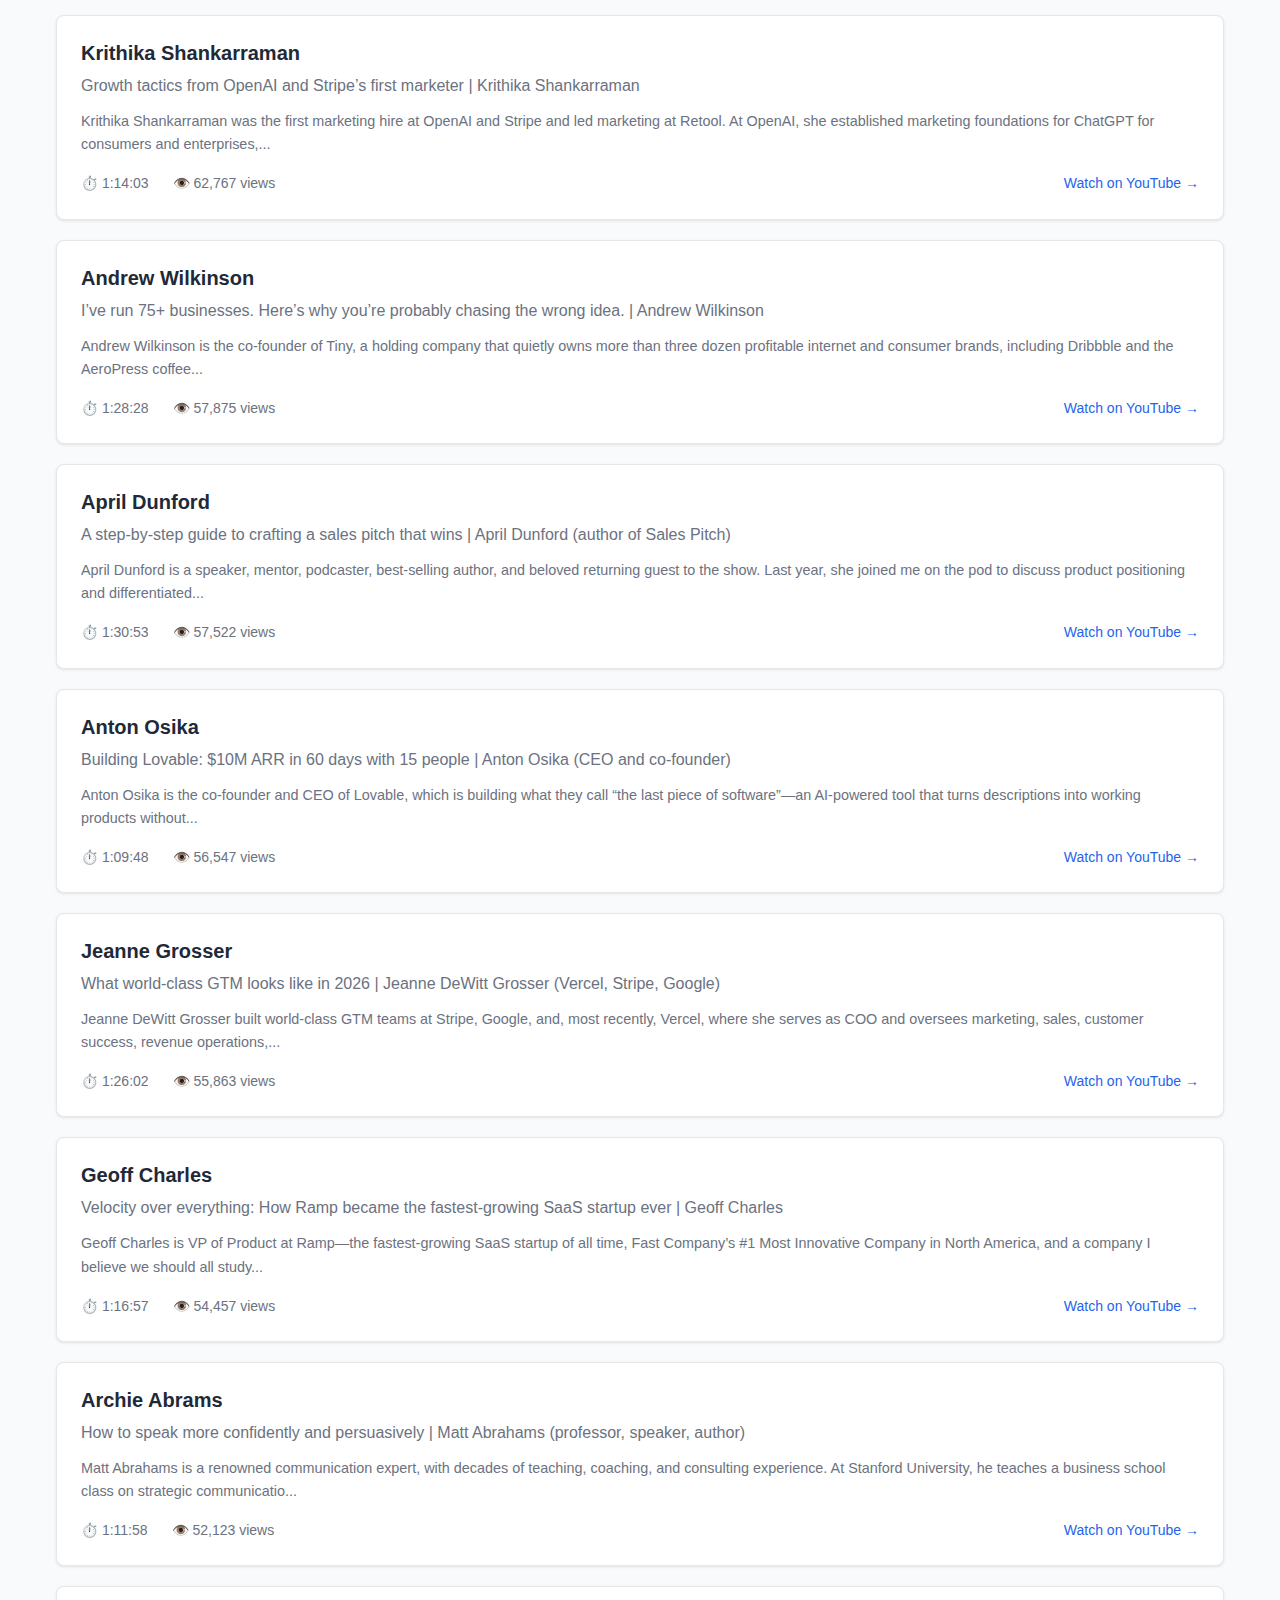
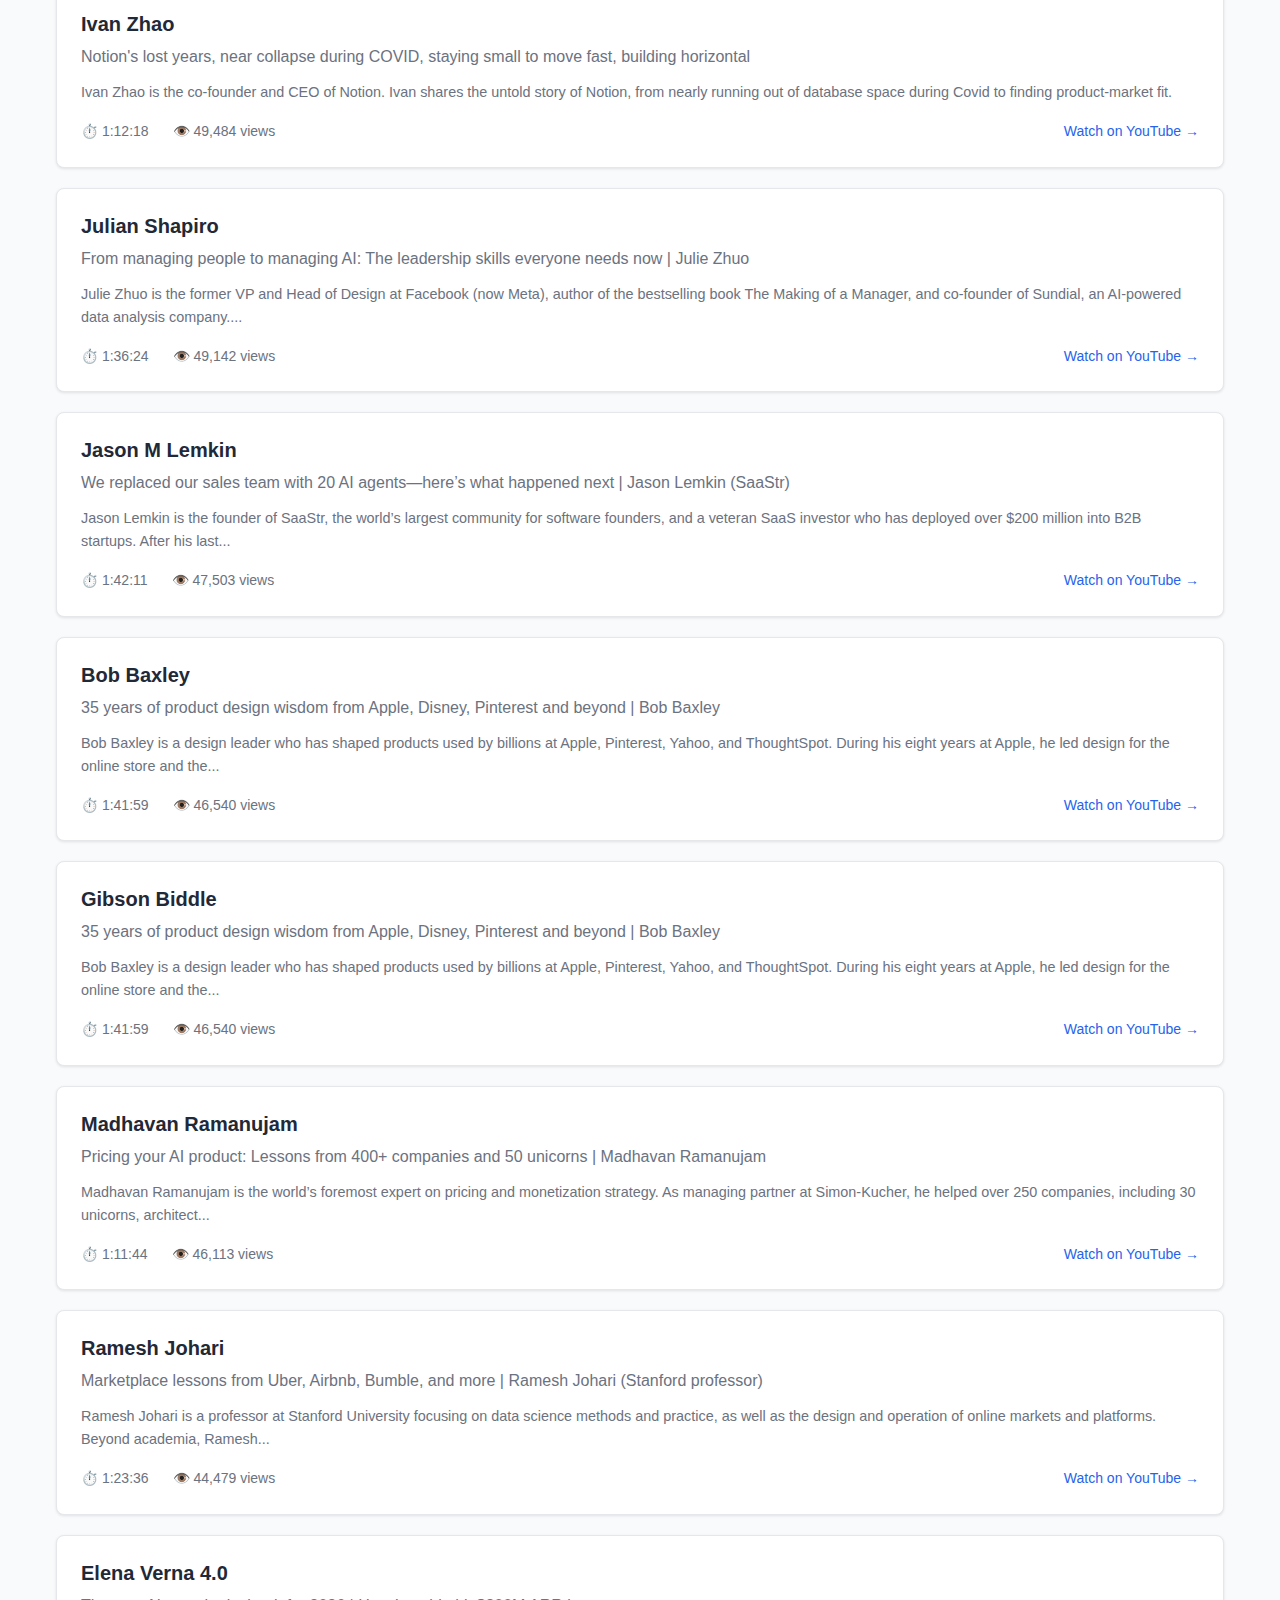
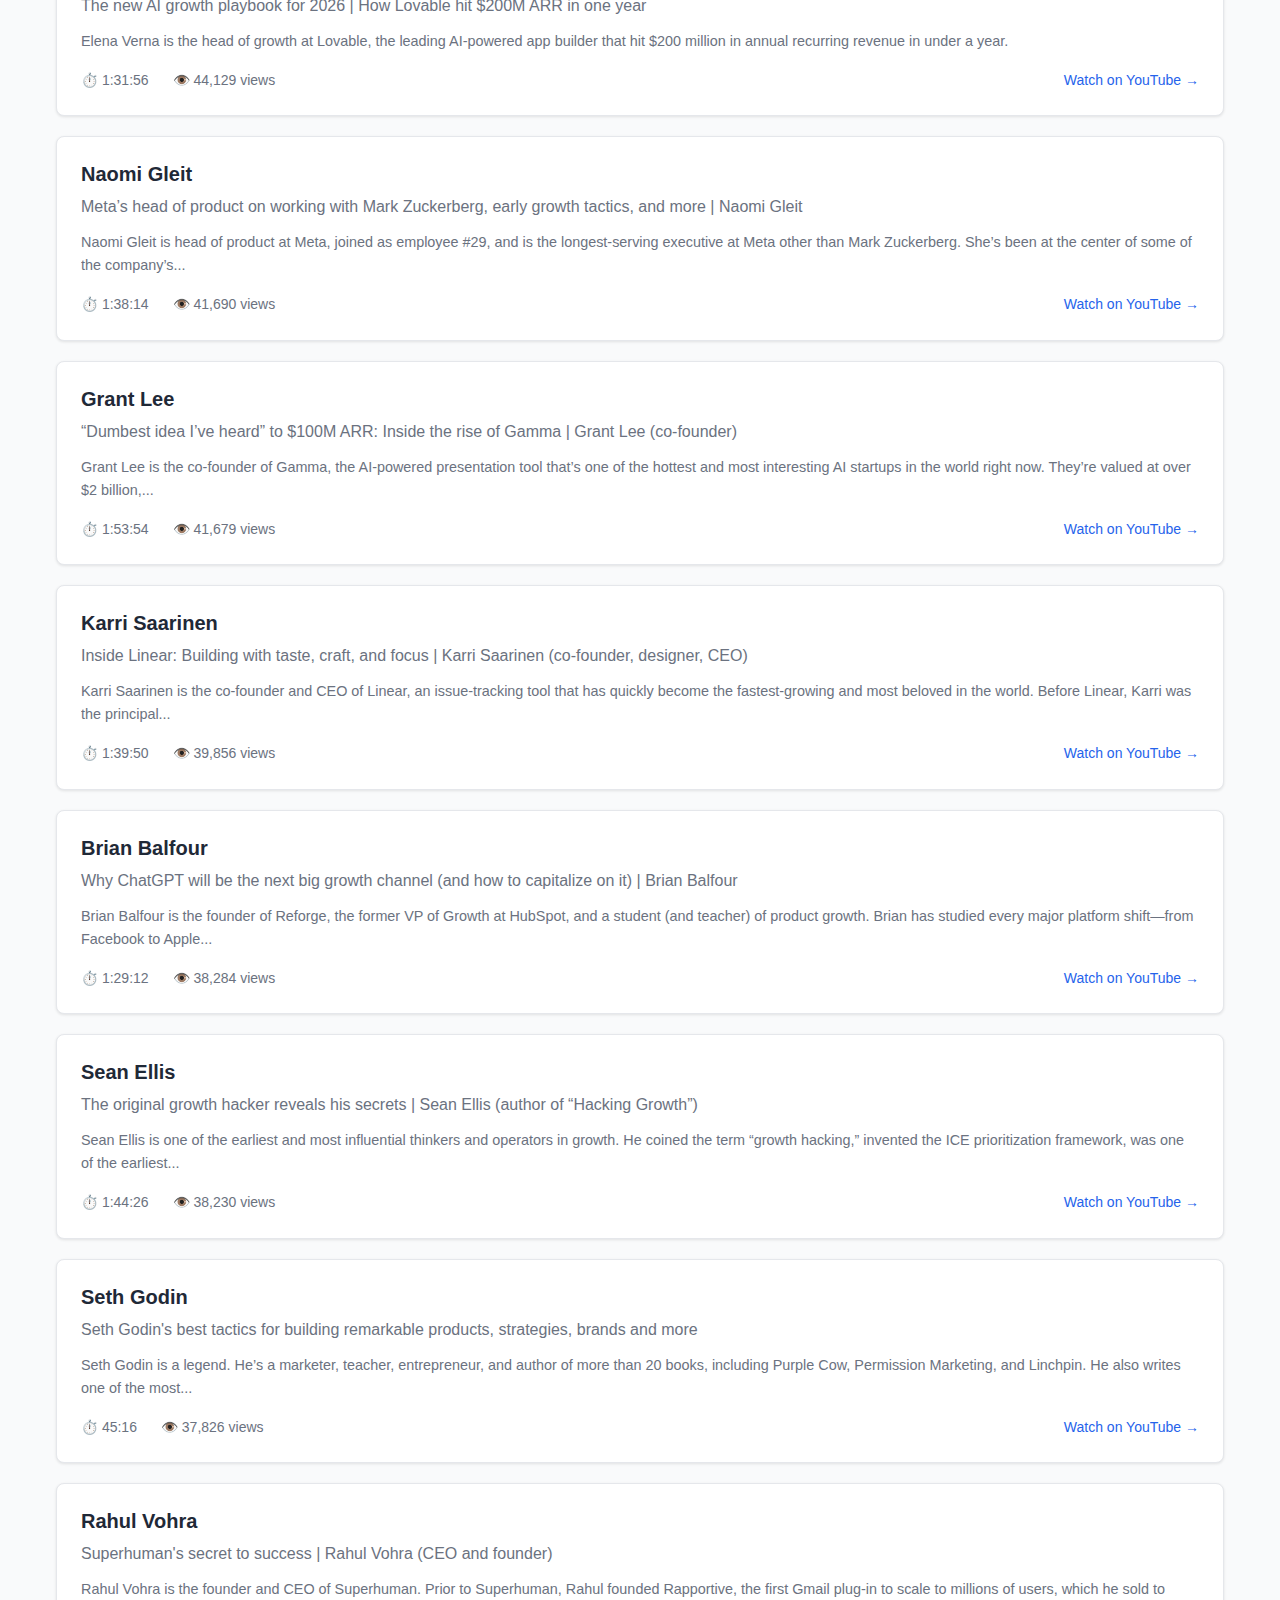
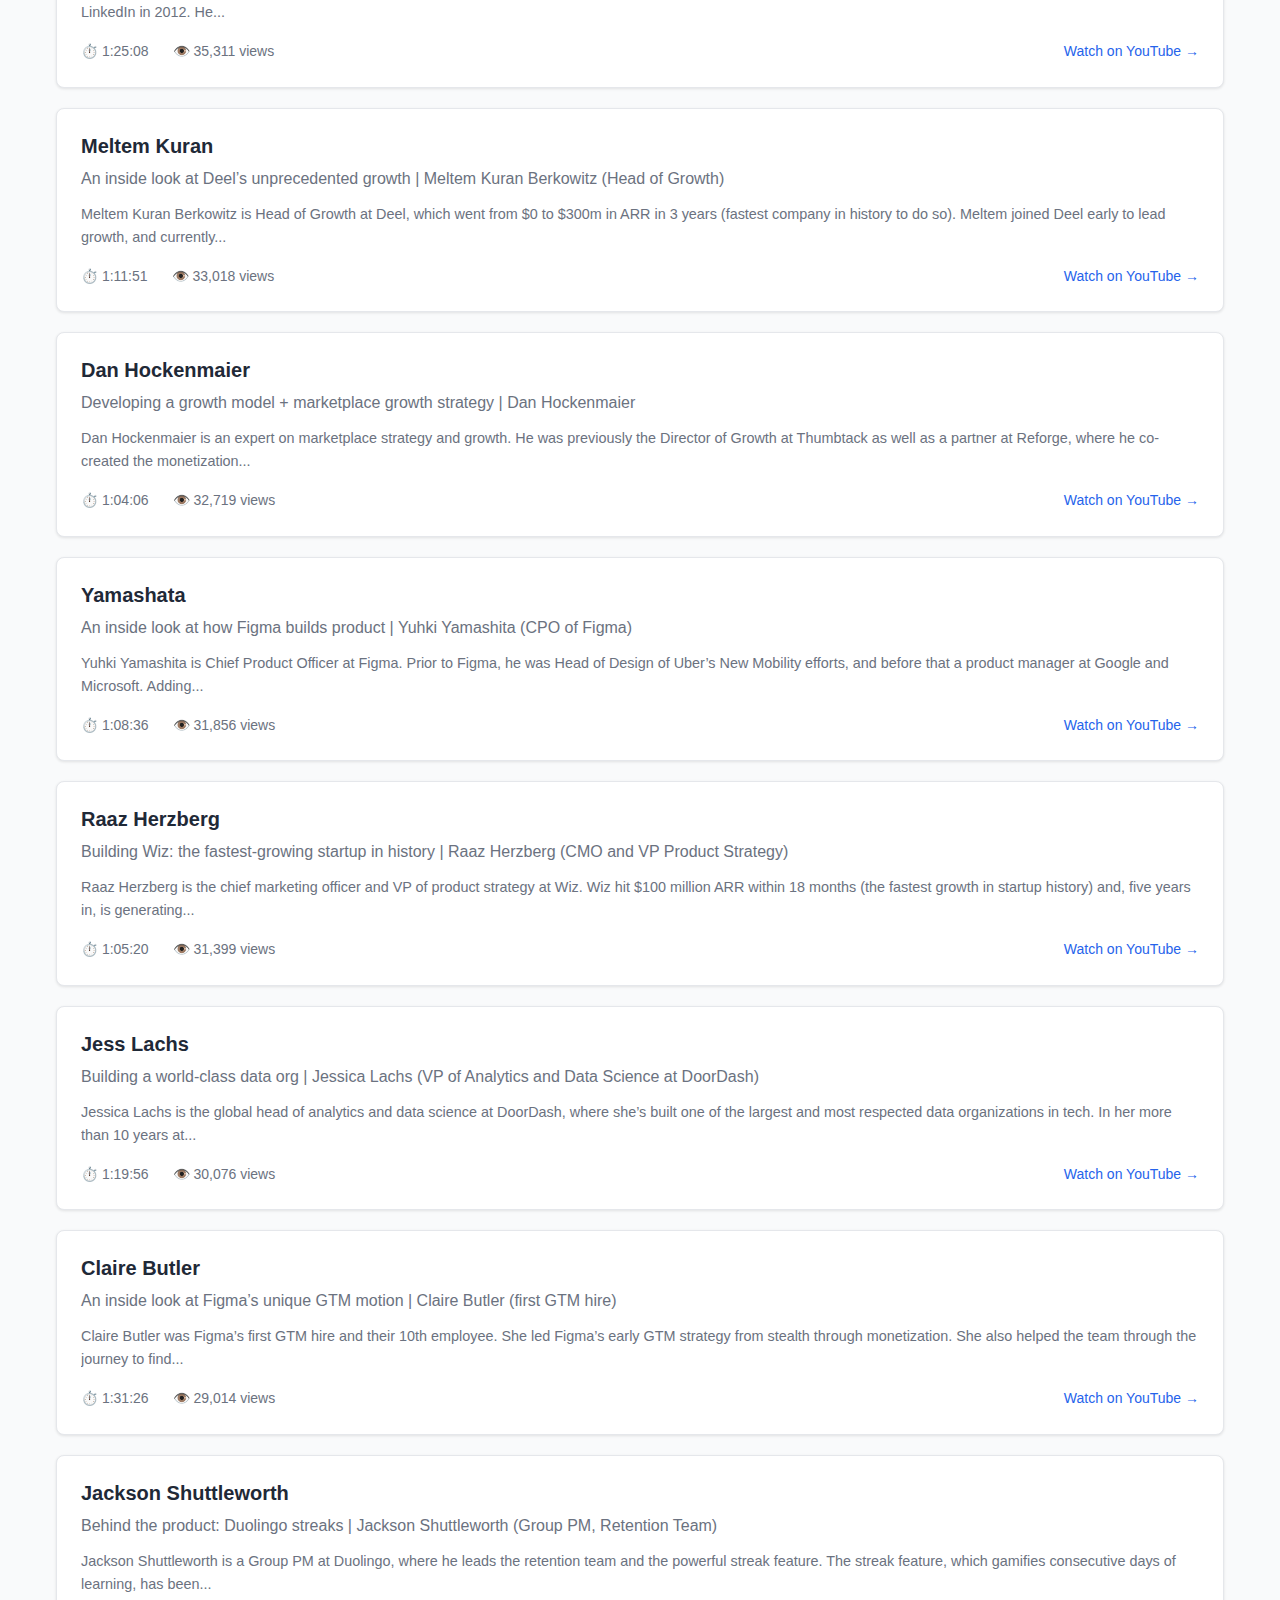
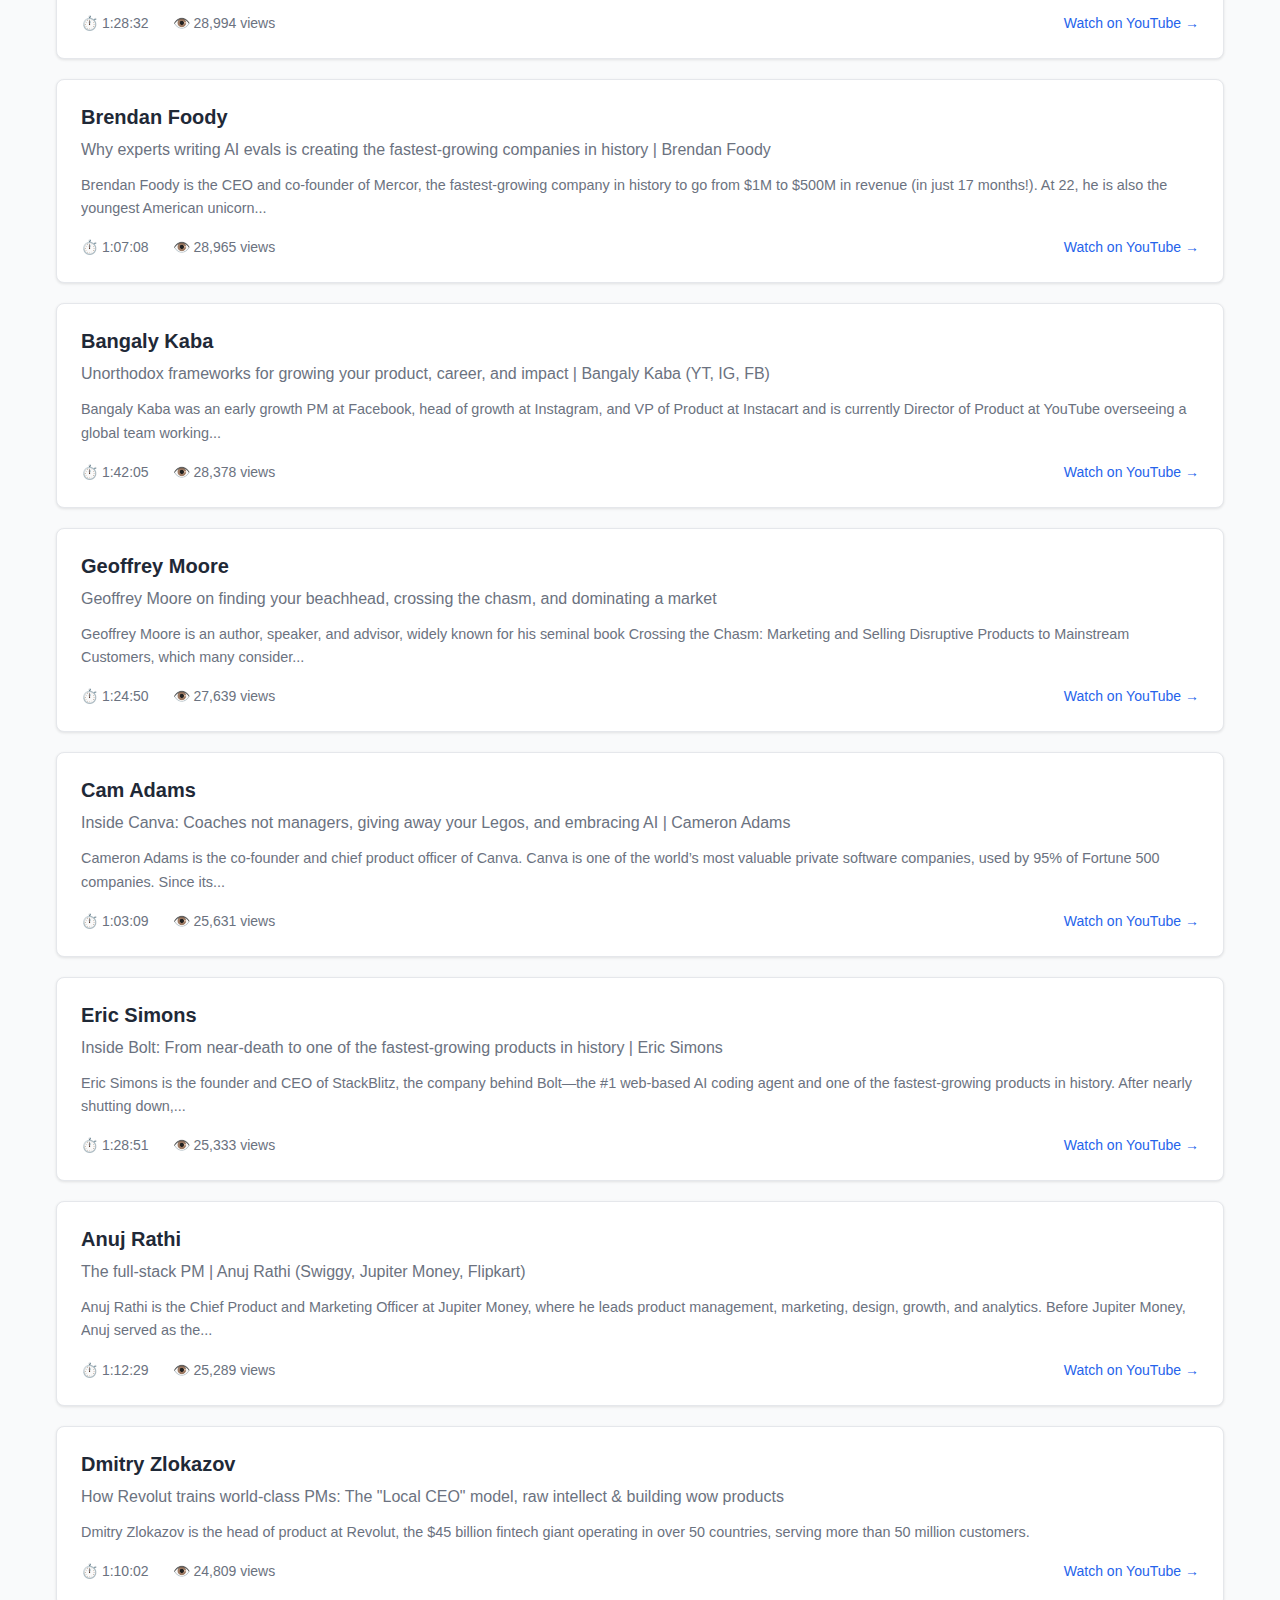
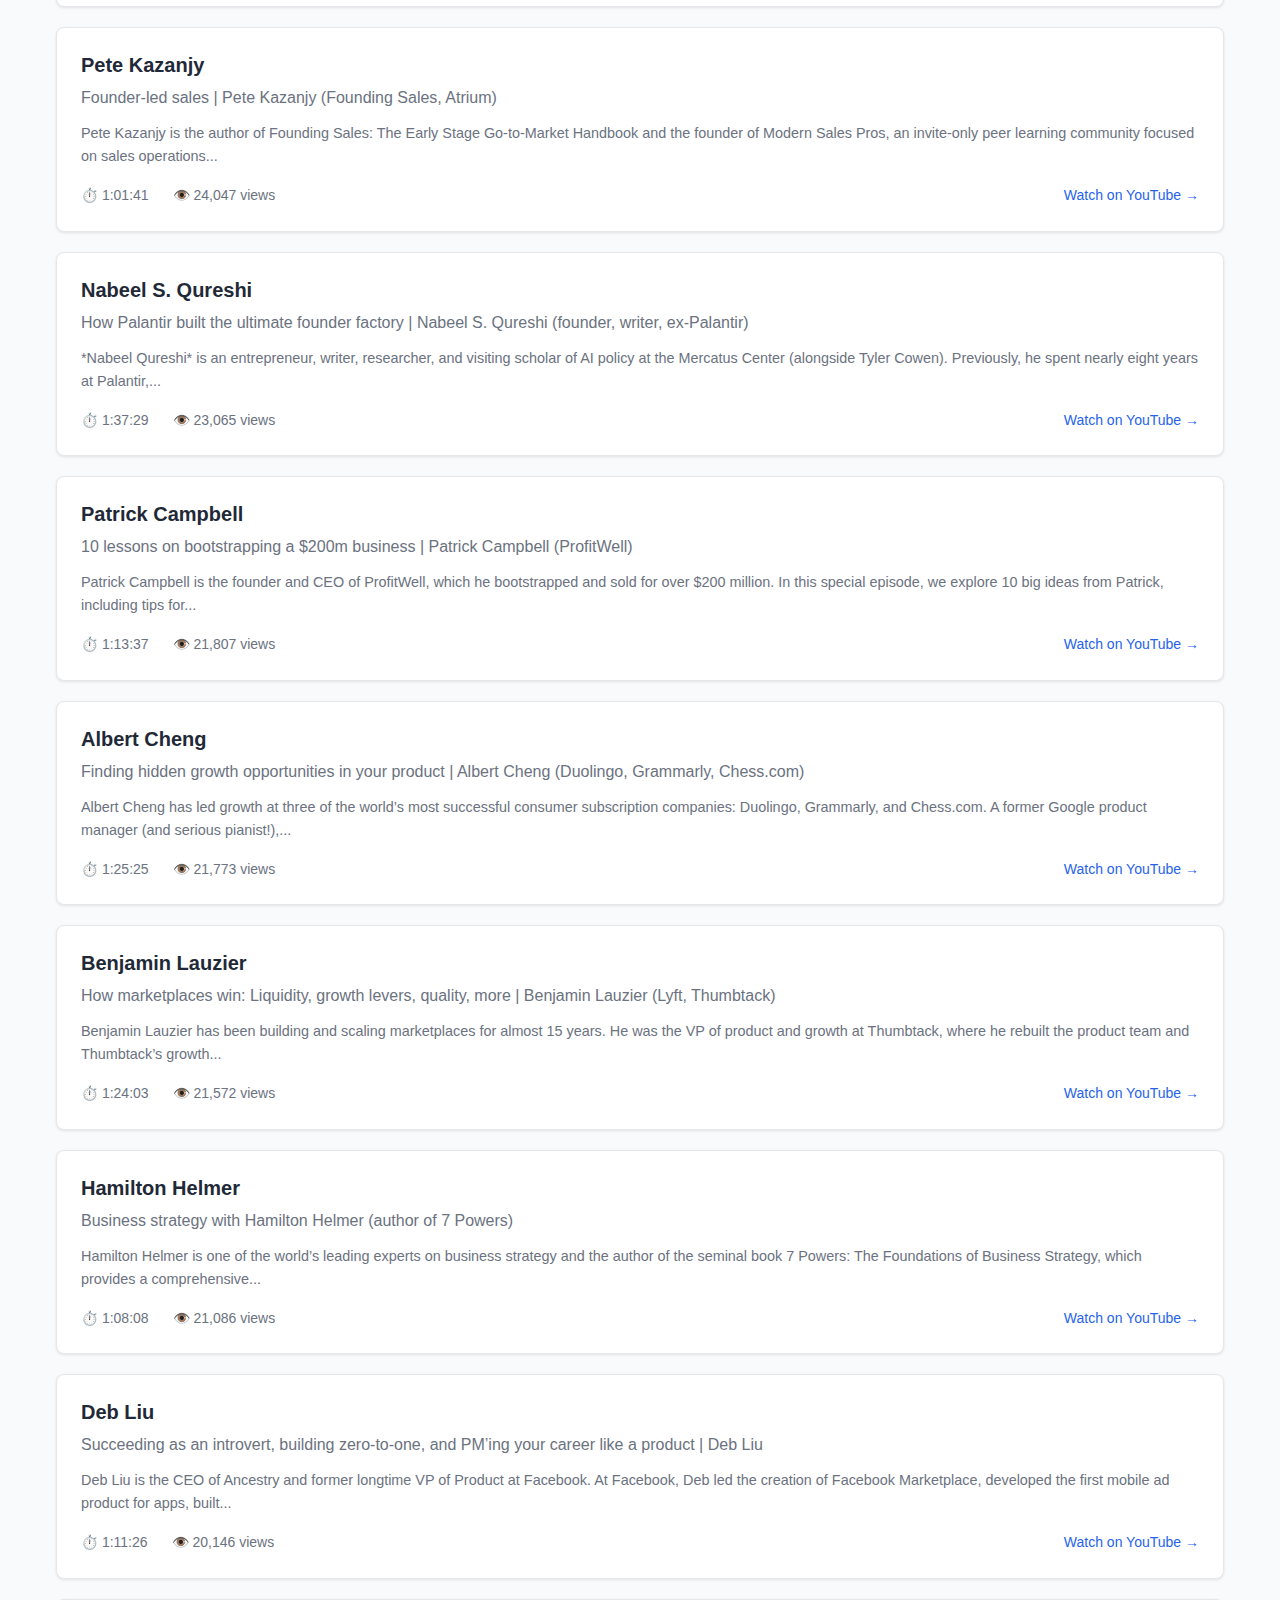
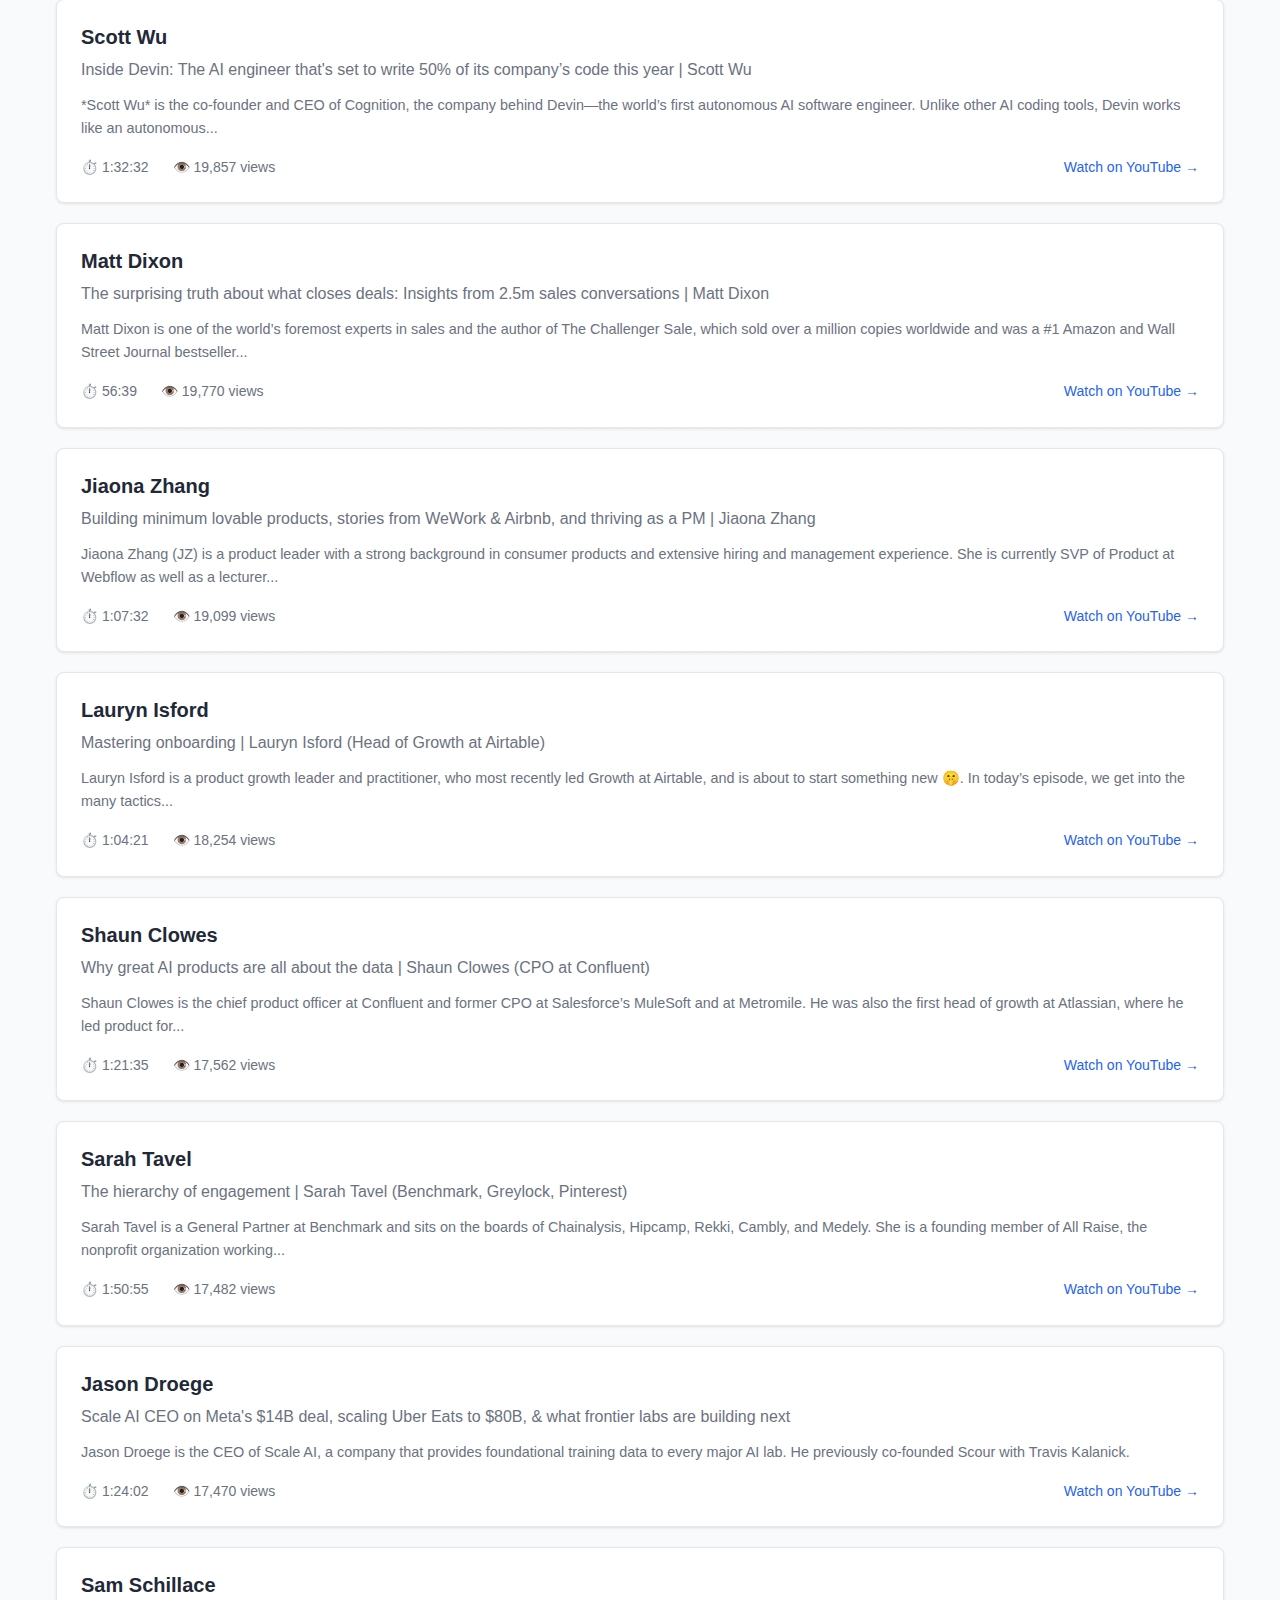
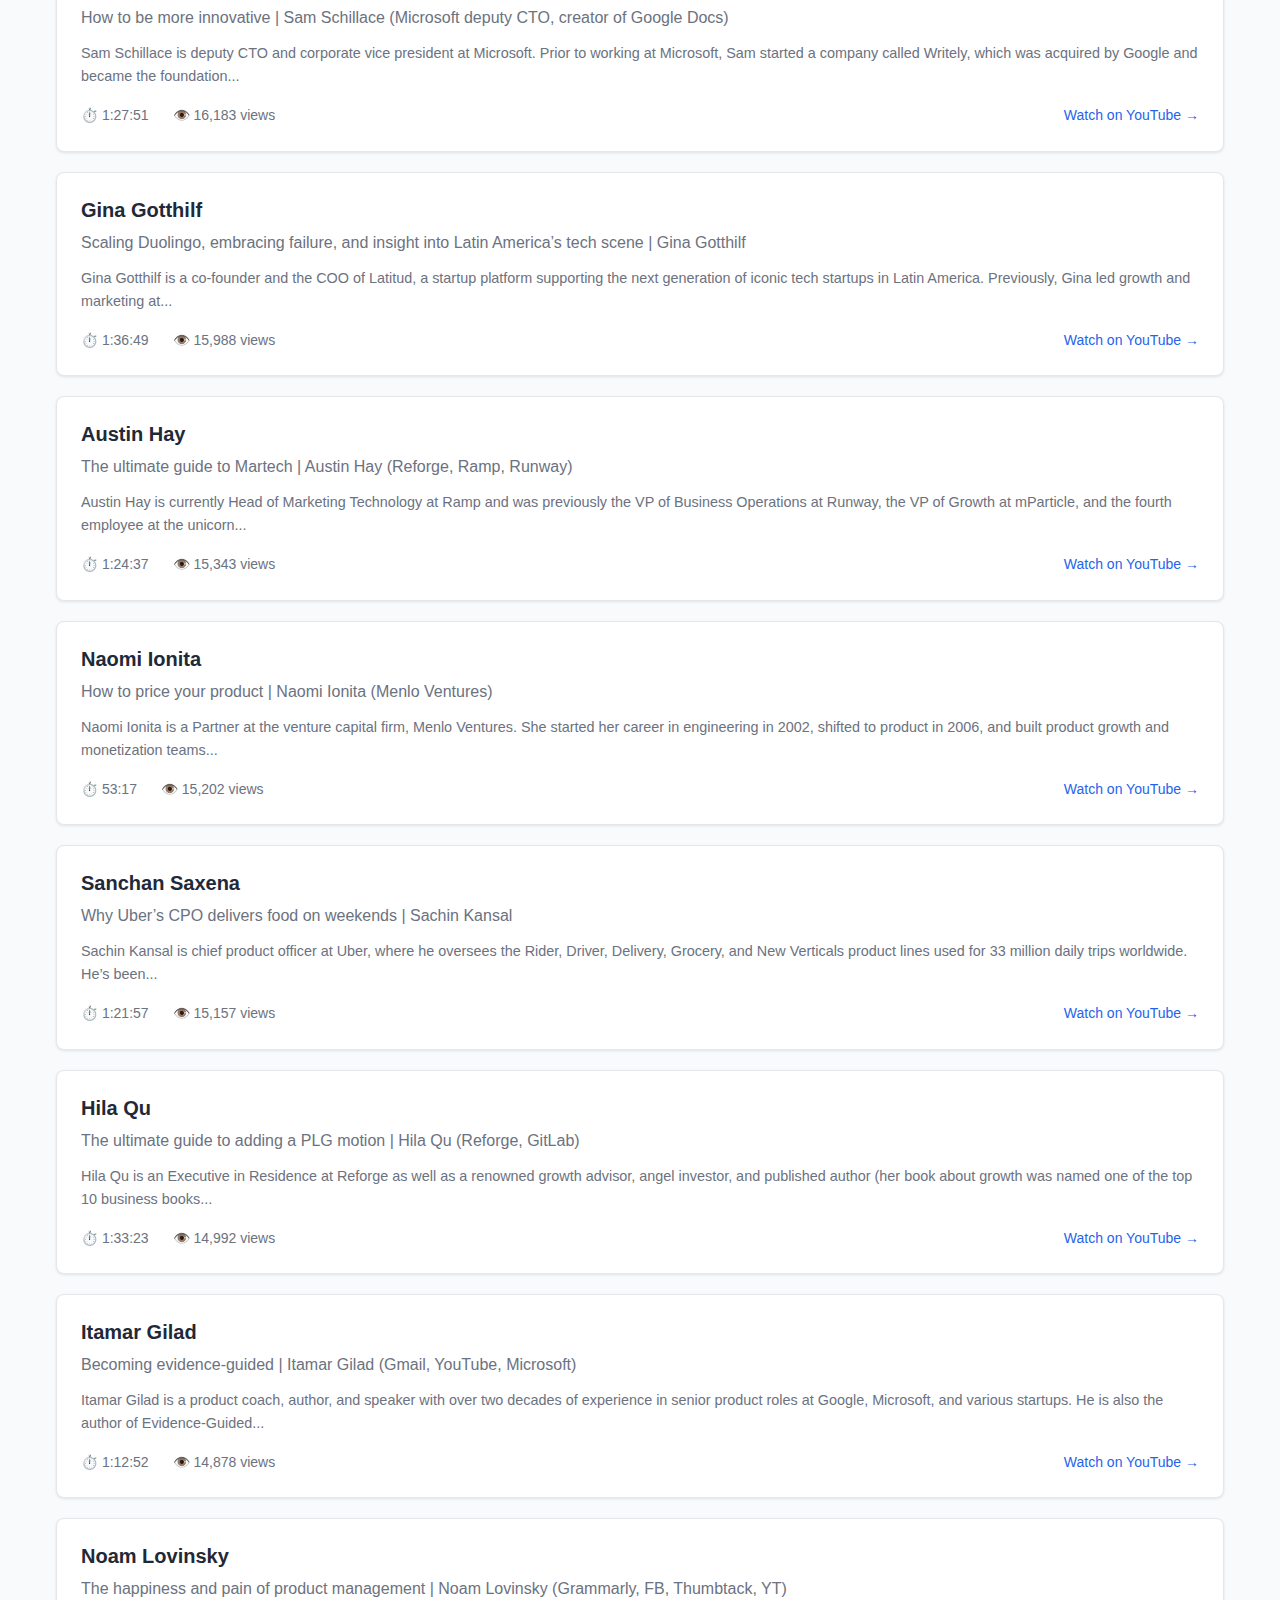
<file: drive-growth.html>
<!DOCTYPE html>
<html lang="en">
<head>
    <meta charset="UTF-8">
    <meta name="viewport" content="width=device-width, initial-scale=1.0">
    <title>📈 Drive Growth & Scale | Lenny's Podcast Navigator</title>
    <meta name="description" content="Master growth strategies and experimentation - 109 episodes from Lenny's Podcast">
    <link rel="stylesheet" href="styles.css">
</head>
<body>
    <div class="container">
        <a href="index.html" class="back-link">← Back to Categories</a>
        
        <header class="category-header">
            <h1>📈 Drive Growth & Scale</h1>
            <p class="description">Master growth strategies and experimentation</p>
            <p class="count">109 episodes</p>
        </header>

        
        <!-- Subcategory Filters -->
        <div class="subcategory-filters">
            <div class="filter-header">Filter by Topic:</div>
            <div class="filter-buttons">
                <button class="filter-btn active" data-filter="all">
                    📋 All Episodes <span class="count" id="count-all">(109)</span>
                </button>
                <button class="filter-btn" data-filter="metrics">
                    📊 Metrics & Analytics <span class="count" id="count-metrics">(10)</span>
                </button>
                <button class="filter-btn" data-filter="experimentation">
                    🧪 Experimentation & Testing <span class="count" id="count-experimentation">(13)</span>
                </button>
                <button class="filter-btn" data-filter="scaling">
                    🚀 Scaling Strategies <span class="count" id="count-scaling">(90)</span>
                </button>
                <button class="filter-btn" data-filter="acquisition">
                    📱 Acquisition & Retention <span class="count" id="count-acquisition">(13)</span>
                </button>
            </div>
        </div>

        <!-- Results Header -->
        <div class="results-header">
            <span id="results-text">Showing all 109 episodes</span>
        </div>

        <div class="episodes-list">
            
            <a href="https://www.youtube.com/watch?v=4ef0juAMqoE" target="_blank" rel="noopener noreferrer" class="episode-card" data-category="scaling">
                <div class="episode-guest">Brian Chesky</div>
                <div class="episode-title">Brian Chesky’s new playbook</div>
                <div class="episode-description">Brian Chesky is the co-founder and CEO of Airbnb. Under Brian’s leadership, Airbnb has grown into a community of over 4 million hosts who have welcomed more than 1.5 billion guests across...
</div>
                <div class="episode-meta">
                    <span>⏱️ 1:13:28</span>
                    <span>👁️ 381,905 views</span>
                    <span class="watch-link">Watch on YouTube →</span>
                </div>
            </a>
        
            <a href="https://www.youtube.com/watch?v=etVCBDRXUH8" target="_blank" rel="noopener noreferrer" class="episode-card" data-category="scaling">
                <div class="episode-guest">Jeffrey Pfeffer</div>
                <div class="episode-title">The paths to power: How to grow your influence and advance your career | Jeffrey Pfeffer (Stanford)</div>
                <div class="episode-description">Jeffrey Pfeffer teaches the single most popular (and somewhat controversial) class at Stanford’s Graduate School of Business: The Paths to Power. He’s also the author of 16 books, including...
</div>
                <div class="episode-meta">
                    <span>⏱️ 1:22:31</span>
                    <span>👁️ 161,034 views</span>
                    <span class="watch-link">Watch on YouTube →</span>
                </div>
            </a>
        
            <a href="https://www.youtube.com/watch?v=ZoKLofsp8u0" target="_blank" rel="noopener noreferrer" class="episode-card" data-category="scaling">
                <div class="episode-guest">Gustaf Alstromer</div>
                <div class="episode-title">Lessons from working with 600+ YC startups | Gustaf Alströmer (Y Combinator, Airbnb)</div>
                <div class="episode-description">Gustaf Alströmer is a Group Partner at Y Combinator, where he has worked with over 600 startups. He’s also a fellow Airbnb alumnus and even started the original Airbnb growth team. In today’s...
</div>
                <div class="episode-meta">
                    <span>⏱️ 1:25:36</span>
                    <span>👁️ 129,172 views</span>
                    <span class="watch-link">Watch on YouTube →</span>
                </div>
            </a>
        
            <a href="https://www.youtube.com/watch?v=IHwS2By9UKM" target="_blank" rel="noopener noreferrer" class="episode-card" data-category="scaling">
                <div class="episode-guest">Elena Verna</div>
                <div class="episode-title">10 growth tactics that never work | Elena Verna (Amplitude, Miro, Dropbox, SurveyMonkey)</div>
                <div class="episode-description">Elena Verna is one of Silicon Valley’s most sought-after growth advisors and operators. She previously led growth at companies like Amplitude, Miro, Dropbox, and SurveyMonkey and is currently...
</div>
                <div class="episode-meta">
                    <span>⏱️ 1:35:10</span>
                    <span>👁️ 94,594 views</span>
                    <span class="watch-link">Watch on YouTube →</span>
                </div>
            </a>
        
            <a href="https://www.youtube.com/watch?v=qImgGtnNbx0" target="_blank" rel="noopener noreferrer" class="episode-card" data-category="scaling">
                <div class="episode-guest">Bret Taylor</div>
                <div class="episode-title">He saved OpenAI, invented the “Like” button, and built Google Maps: Bret Taylor (Sierra)</div>
                <div class="episode-description">Bret Taylor’s legendary career includes being CTO of Meta, co-CEO of Salesforce, chairman of the board at OpenAI (yes, during that drama), co-creating both Google Maps and the Like button,...</div>
                <div class="episode-meta">
                    <span>⏱️ 1:28:58</span>
                    <span>👁️ 91,720 views</span>
                    <span class="watch-link">Watch on YouTube →</span>
                </div>
            </a>
        
            <a href="https://www.youtube.com/watch?v=Z71yGshPTwk" target="_blank" rel="noopener noreferrer" class="episode-card" data-category="scaling">
                <div class="episode-guest">Eli Schwartz</div>
                <div class="episode-title">Rethinking SEO in the age of AI | Eli Schwartz (SEO advisor, author)</div>
                <div class="episode-description">Eli Schwartz is a leading SEO consultant and the author of Product-Led SEO. He has worked with industry giants like Zapier, Tinder, Coinbase, Quora, LinkedIn, and WordPress to build and execute...
</div>
                <div class="episode-meta">
                    <span>⏱️ 1:55:10</span>
                    <span>👁️ 88,168 views</span>
                    <span class="watch-link">Watch on YouTube →</span>
                </div>
            </a>
        
            <a href="https://www.youtube.com/watch?v=969dwgu98qc" target="_blank" rel="noopener noreferrer" class="episode-card" data-category="acquisition">
                <div class="episode-guest">Jen Abel</div>
                <div class="episode-title">The ultimate guide to founder-led sales | Jen Abel (co-founder of JJELLYFISH)</div>
                <div class="episode-description">Jen Abel is the co-founder of JJELLYFISH, where she and her team have worked with over 300 early-stage founders to learn how to sell, do early customer discovery, and set up a repeatable sales...
</div>
                <div class="episode-meta">
                    <span>⏱️ 1:16:05</span>
                    <span>👁️ 74,499 views</span>
                    <span class="watch-link">Watch on YouTube →</span>
                </div>
            </a>
        
            <a href="https://www.youtube.com/watch?v=hEzpiDuYFoE" target="_blank" rel="noopener noreferrer" class="episode-card" data-category="experimentation">
                <div class="episode-guest">Ronny Kohavi</div>
                <div class="episode-title">The ultimate guide to A/B testing | Ronny Kohavi (Airbnb, Microsoft, Amazon)</div>
                <div class="episode-description">Ronny Kohavi, PhD, is a consultant, teacher, and leading expert on the art and science of A/B testing. Previously, Ronny was Vice President and Technical Fellow at Airbnb, Technical Fellow...
</div>
                <div class="episode-meta">
                    <span>⏱️ 1:23:08</span>
                    <span>👁️ 69,278 views</span>
                    <span class="watch-link">Watch on YouTube →</span>
                </div>
            </a>
        
            <a href="https://www.youtube.com/watch?v=bCel0X2Ta7U" target="_blank" rel="noopener noreferrer" class="episode-card" data-category="scaling">
                <div class="episode-guest">Merci Grace</div>
                <div class="episode-title">How to work through fear, give hard feedback, and doing layoffs with grace | Matt Mochary</div>
                <div class="episode-description">Matt Mochary, CEO of Mochary Method, is a full-time executive coach who has worked with some of the biggest names in tech and finance, including investor Naval Ravikant and the CEOs of Notion,...</div>
                <div class="episode-meta">
                    <span>⏱️ 1:11:08</span>
                    <span>👁️ 69,199 views</span>
                    <span class="watch-link">Watch on YouTube →</span>
                </div>
            </a>
        
            <a href="https://www.youtube.com/watch?v=gfEEcssu304" target="_blank" rel="noopener noreferrer" class="episode-card" data-category="scaling">
                <div class="episode-guest">Katie Dill</div>
                <div class="episode-title">Building beautiful products with Stripe’s Head of Design | Katie Dill (Stripe, Airbnb, Lyft)</div>
                <div class="episode-description">Katie Dill is the Head of Design at Stripe. Previously, she was Head of Experience Design at Airbnb and Head of Design at Lyft. Katie has been named one of Business Insider’s 10 People Changing...
</div>
                <div class="episode-meta">
                    <span>⏱️ 1:34:01</span>
                    <span>👁️ 68,045 views</span>
                    <span class="watch-link">Watch on YouTube →</span>
                </div>
            </a>
        
            <a href="https://www.youtube.com/watch?v=xzebbzIntFc" target="_blank" rel="noopener noreferrer" class="episode-card" data-category="scaling">
                <div class="episode-guest">Eric Ries</div>
                <div class="episode-title">Reflections on a movement | Eric Ries (creator of the Lean Startup methodology)</div>
                <div class="episode-description">Eric Ries is the creator of the Lean Startup methodology, author of the New York Times bestseller The Lean Startup, and founder of the Long-Term Stock Exchange (LTSE). He’s also a multi-time...
</div>
                <div class="episode-meta">
                    <span>⏱️ 2:14:15</span>
                    <span>👁️ 64,647 views</span>
                    <span class="watch-link">Watch on YouTube →</span>
                </div>
            </a>
        
            <a href="https://www.youtube.com/watch?v=5Z0RCxDZdrE" target="_blank" rel="noopener noreferrer" class="episode-card" data-category="scaling">
                <div class="episode-guest">Varun Mohan</div>
                <div class="episode-title">Building a magical AI code editor used by over 1m developers in 4 months: Inside Windsurf</div>
                <div class="episode-description">Varun Mohan is the co-founder and CEO of Windsurf (formerly Codeium), an AI-powered development environment (IDE) that has been used by over 1 million developers.</div>
                <div class="episode-meta">
                    <span>⏱️ 1:14:06</span>
                    <span>👁️ 63,559 views</span>
                    <span class="watch-link">Watch on YouTube →</span>
                </div>
            </a>
        
            <a href="https://www.youtube.com/watch?v=QaDsk4iH1aw" target="_blank" rel="noopener noreferrer" class="episode-card" data-category="scaling">
                <div class="episode-guest">Krithika Shankarraman</div>
                <div class="episode-title">Growth tactics from OpenAI and Stripe’s first marketer | Krithika Shankarraman</div>
                <div class="episode-description">Krithika Shankarraman was the first marketing hire at OpenAI and Stripe and led marketing at Retool. At OpenAI, she established marketing foundations for ChatGPT for consumers and enterprises,...
</div>
                <div class="episode-meta">
                    <span>⏱️ 1:14:03</span>
                    <span>👁️ 62,767 views</span>
                    <span class="watch-link">Watch on YouTube →</span>
                </div>
            </a>
        
            <a href="https://www.youtube.com/watch?v=VxAwUb86MUE" target="_blank" rel="noopener noreferrer" class="episode-card" data-category="scaling">
                <div class="episode-guest">Andrew Wilkinson</div>
                <div class="episode-title">I’ve run 75+ businesses. Here’s why you’re probably chasing the wrong idea. | Andrew Wilkinson</div>
                <div class="episode-description">Andrew Wilkinson is the co‑founder of Tiny, a holding company that quietly owns more than three dozen profitable internet and consumer brands, including Dribbble and the AeroPress coffee...
</div>
                <div class="episode-meta">
                    <span>⏱️ 1:28:28</span>
                    <span>👁️ 57,875 views</span>
                    <span class="watch-link">Watch on YouTube →</span>
                </div>
            </a>
        
            <a href="https://www.youtube.com/watch?v=-VqmFI9vY7w" target="_blank" rel="noopener noreferrer" class="episode-card" data-category="scaling">
                <div class="episode-guest">April Dunford</div>
                <div class="episode-title">A step-by-step guide to crafting a sales pitch that wins | April Dunford (author of Sales Pitch)</div>
                <div class="episode-description">April Dunford is a speaker, mentor, podcaster, best-selling author, and beloved returning guest to the show. Last year, she joined me on the pod to discuss product positioning and differentiated...
</div>
                <div class="episode-meta">
                    <span>⏱️ 1:30:53</span>
                    <span>👁️ 57,522 views</span>
                    <span class="watch-link">Watch on YouTube →</span>
                </div>
            </a>
        
            <a href="https://www.youtube.com/watch?v=DZtGxNs9AVg" target="_blank" rel="noopener noreferrer" class="episode-card" data-category="scaling">
                <div class="episode-guest">Anton Osika</div>
                <div class="episode-title">Building Lovable: $10M ARR in 60 days with 15 people | Anton Osika (CEO and co-founder)</div>
                <div class="episode-description">Anton Osika is the co-founder and CEO of Lovable, which is building what they call “the last piece of software”—an AI-powered tool that turns descriptions into working products without...
</div>
                <div class="episode-meta">
                    <span>⏱️ 1:09:48</span>
                    <span>👁️ 56,547 views</span>
                    <span class="watch-link">Watch on YouTube →</span>
                </div>
            </a>
        
            <a href="https://www.youtube.com/watch?v=RmnWHz8HD74" target="_blank" rel="noopener noreferrer" class="episode-card" data-category="acquisition">
                <div class="episode-guest">Jeanne Grosser</div>
                <div class="episode-title">What world-class GTM looks like in 2026 | Jeanne DeWitt Grosser (Vercel, Stripe, Google)</div>
                <div class="episode-description">Jeanne DeWitt Grosser built world-class GTM teams at Stripe, Google, and, most recently, Vercel, where she serves as COO and oversees marketing, sales, customer success, revenue operations,...
</div>
                <div class="episode-meta">
                    <span>⏱️ 1:26:02</span>
                    <span>👁️ 55,863 views</span>
                    <span class="watch-link">Watch on YouTube →</span>
                </div>
            </a>
        
            <a href="https://www.youtube.com/watch?v=aNJDZ_RzTVk" target="_blank" rel="noopener noreferrer" class="episode-card" data-category="experimentation">
                <div class="episode-guest">Geoff Charles</div>
                <div class="episode-title">Velocity over everything: How Ramp became the fastest-growing SaaS startup ever | Geoff Charles</div>
                <div class="episode-description">Geoff Charles is VP of Product at Ramp—the fastest-growing SaaS startup of all time, Fast Company’s #1 Most Innovative Company in North America, and a company I believe we should all study...
</div>
                <div class="episode-meta">
                    <span>⏱️ 1:16:57</span>
                    <span>👁️ 54,457 views</span>
                    <span class="watch-link">Watch on YouTube →</span>
                </div>
            </a>
        
            <a href="https://www.youtube.com/watch?v=LpbBzmXrzEY" target="_blank" rel="noopener noreferrer" class="episode-card" data-category="scaling">
                <div class="episode-guest">Archie Abrams</div>
                <div class="episode-title">How to speak more confidently and persuasively | Matt Abrahams (professor, speaker, author)</div>
                <div class="episode-description">Matt Abrahams is a renowned communication expert, with decades of teaching, coaching, and consulting experience. At Stanford University, he teaches a business school class on strategic communicatio...
</div>
                <div class="episode-meta">
                    <span>⏱️ 1:11:58</span>
                    <span>👁️ 52,123 views</span>
                    <span class="watch-link">Watch on YouTube →</span>
                </div>
            </a>
        
            <a href="https://www.youtube.com/watch?v=IIPKMixTMfE" target="_blank" rel="noopener noreferrer" class="episode-card" data-category="metrics">
                <div class="episode-guest">Ivan Zhao</div>
                <div class="episode-title">Notion's lost years, near collapse during COVID, staying small to move fast, building horizontal</div>
                <div class="episode-description">Ivan Zhao is the co-founder and CEO of Notion. Ivan shares the untold story of Notion, from nearly running out of database space during Covid to finding product-market fit.</div>
                <div class="episode-meta">
                    <span>⏱️ 1:12:18</span>
                    <span>👁️ 49,484 views</span>
                    <span class="watch-link">Watch on YouTube →</span>
                </div>
            </a>
        
            <a href="https://www.youtube.com/watch?v=c_w0LaFahxk" target="_blank" rel="noopener noreferrer" class="episode-card" data-category="metrics">
                <div class="episode-guest">Julian Shapiro</div>
                <div class="episode-title">From managing people to managing AI: The leadership skills everyone needs now | Julie Zhuo</div>
                <div class="episode-description">Julie Zhuo is the former VP and Head of Design at Facebook (now Meta), author of the bestselling book The Making of a Manager, and co-founder of Sundial, an AI-powered data analysis company....
</div>
                <div class="episode-meta">
                    <span>⏱️ 1:36:24</span>
                    <span>👁️ 49,142 views</span>
                    <span class="watch-link">Watch on YouTube →</span>
                </div>
            </a>
        
            <a href="https://www.youtube.com/watch?v=I-R1bc1rlFs" target="_blank" rel="noopener noreferrer" class="episode-card" data-category="scaling">
                <div class="episode-guest">Jason M Lemkin</div>
                <div class="episode-title">We replaced our sales team with 20 AI agents—here’s what happened next | Jason Lemkin (SaaStr)</div>
                <div class="episode-description">Jason Lemkin is the founder of SaaStr, the world’s largest community for software founders, and a veteran SaaS investor who has deployed over $200 million into B2B startups. After his last...
</div>
                <div class="episode-meta">
                    <span>⏱️ 1:42:11</span>
                    <span>👁️ 47,503 views</span>
                    <span class="watch-link">Watch on YouTube →</span>
                </div>
            </a>
        
            <a href="https://www.youtube.com/watch?v=X-83gvgVaWc" target="_blank" rel="noopener noreferrer" class="episode-card" data-category="scaling">
                <div class="episode-guest">Bob Baxley</div>
                <div class="episode-title">35 years of product design wisdom from Apple, Disney, Pinterest and beyond | Bob Baxley</div>
                <div class="episode-description">Bob Baxley is a design leader who has shaped products used by billions at Apple, Pinterest, Yahoo, and ThoughtSpot. During his eight years at Apple, he led design for the online store and the...
</div>
                <div class="episode-meta">
                    <span>⏱️ 1:41:59</span>
                    <span>👁️ 46,540 views</span>
                    <span class="watch-link">Watch on YouTube →</span>
                </div>
            </a>
        
            <a href="https://www.youtube.com/watch?v=X-83gvgVaWc" target="_blank" rel="noopener noreferrer" class="episode-card" data-category="scaling">
                <div class="episode-guest">Gibson Biddle</div>
                <div class="episode-title">35 years of product design wisdom from Apple, Disney, Pinterest and beyond | Bob Baxley</div>
                <div class="episode-description">Bob Baxley is a design leader who has shaped products used by billions at Apple, Pinterest, Yahoo, and ThoughtSpot. During his eight years at Apple, he led design for the online store and the...
</div>
                <div class="episode-meta">
                    <span>⏱️ 1:41:59</span>
                    <span>👁️ 46,540 views</span>
                    <span class="watch-link">Watch on YouTube →</span>
                </div>
            </a>
        
            <a href="https://www.youtube.com/watch?v=NR85H55eYkM" target="_blank" rel="noopener noreferrer" class="episode-card" data-category="scaling">
                <div class="episode-guest">Madhavan Ramanujam</div>
                <div class="episode-title">Pricing your AI product: Lessons from 400+ companies and 50 unicorns | Madhavan Ramanujam</div>
                <div class="episode-description">Madhavan Ramanujam is the world’s foremost expert on pricing and monetization strategy. As managing partner at Simon-Kucher, he helped over 250 companies, including 30 unicorns, architect...
</div>
                <div class="episode-meta">
                    <span>⏱️ 1:11:44</span>
                    <span>👁️ 46,113 views</span>
                    <span class="watch-link">Watch on YouTube →</span>
                </div>
            </a>
        
            <a href="https://www.youtube.com/watch?v=BVzTfsUMaK8" target="_blank" rel="noopener noreferrer" class="episode-card" data-category="metrics">
                <div class="episode-guest">Ramesh Johari</div>
                <div class="episode-title">Marketplace lessons from Uber, Airbnb, Bumble, and more | Ramesh Johari (Stanford professor)</div>
                <div class="episode-description">Ramesh Johari is a professor at Stanford University focusing on data science methods and practice, as well as the design and operation of online markets and platforms. Beyond academia, Ramesh...
</div>
                <div class="episode-meta">
                    <span>⏱️ 1:23:36</span>
                    <span>👁️ 44,479 views</span>
                    <span class="watch-link">Watch on YouTube →</span>
                </div>
            </a>
        
            <a href="https://www.youtube.com/watch?v=6qAB6aUMIeA" target="_blank" rel="noopener noreferrer" class="episode-card" data-category="scaling">
                <div class="episode-guest">Elena Verna 4.0</div>
                <div class="episode-title">The new AI growth playbook for 2026 | How Lovable hit $200M ARR in one year</div>
                <div class="episode-description">Elena Verna is the head of growth at Lovable, the leading AI-powered app builder that hit $200 million in annual recurring revenue in under a year.</div>
                <div class="episode-meta">
                    <span>⏱️ 1:31:56</span>
                    <span>👁️ 44,129 views</span>
                    <span class="watch-link">Watch on YouTube →</span>
                </div>
            </a>
        
            <a href="https://www.youtube.com/watch?v=sTYuKgzZoL8" target="_blank" rel="noopener noreferrer" class="episode-card" data-category="scaling">
                <div class="episode-guest">Naomi Gleit</div>
                <div class="episode-title">Meta’s head of product on working with Mark Zuckerberg, early growth tactics, and more | Naomi Gleit</div>
                <div class="episode-description">Naomi Gleit is head of product at Meta, joined as employee #29, and is the longest-serving executive at Meta other than Mark Zuckerberg. She’s been at the center of some of the company’s...
</div>
                <div class="episode-meta">
                    <span>⏱️ 1:38:14</span>
                    <span>👁️ 41,690 views</span>
                    <span class="watch-link">Watch on YouTube →</span>
                </div>
            </a>
        
            <a href="https://www.youtube.com/watch?v=3H0ngGU5pbM" target="_blank" rel="noopener noreferrer" class="episode-card" data-category="experimentation">
                <div class="episode-guest">Grant Lee</div>
                <div class="episode-title">“Dumbest idea I’ve heard” to $100M ARR: Inside the rise of Gamma | Grant Lee (co-founder)</div>
                <div class="episode-description">Grant Lee is the co-founder of Gamma, the AI-powered presentation tool that’s one of the hottest and most interesting AI startups in the world right now. They’re valued at over $2 billion,...
</div>
                <div class="episode-meta">
                    <span>⏱️ 1:53:54</span>
                    <span>👁️ 41,679 views</span>
                    <span class="watch-link">Watch on YouTube →</span>
                </div>
            </a>
        
            <a href="https://www.youtube.com/watch?v=4muxFVZ4XfM" target="_blank" rel="noopener noreferrer" class="episode-card" data-category="metrics experimentation">
                <div class="episode-guest">Karri Saarinen</div>
                <div class="episode-title">Inside Linear: Building with taste, craft, and focus | Karri Saarinen (co-founder, designer, CEO)</div>
                <div class="episode-description">Karri Saarinen is the co-founder and CEO of Linear, an issue-tracking tool that has quickly become the fastest-growing and most beloved in the world. Before Linear, Karri was the principal...
</div>
                <div class="episode-meta">
                    <span>⏱️ 1:39:50</span>
                    <span>👁️ 39,856 views</span>
                    <span class="watch-link">Watch on YouTube →</span>
                </div>
            </a>
        
            <a href="https://www.youtube.com/watch?v=cX4cL6B-_aU" target="_blank" rel="noopener noreferrer" class="episode-card" data-category="scaling">
                <div class="episode-guest">Brian Balfour</div>
                <div class="episode-title">Why ChatGPT will be the next big growth channel (and how to capitalize on it) | Brian Balfour</div>
                <div class="episode-description">Brian Balfour is the founder of Reforge, the former VP of Growth at HubSpot, and a student (and teacher) of product growth. Brian has studied every major platform shift—from Facebook to Apple...
</div>
                <div class="episode-meta">
                    <span>⏱️ 1:29:12</span>
                    <span>👁️ 38,284 views</span>
                    <span class="watch-link">Watch on YouTube →</span>
                </div>
            </a>
        
            <a href="https://www.youtube.com/watch?v=VjJ6xcv7e8s" target="_blank" rel="noopener noreferrer" class="episode-card" data-category="scaling">
                <div class="episode-guest">Sean Ellis</div>
                <div class="episode-title">The original growth hacker reveals his secrets | Sean Ellis (author of “Hacking Growth”)</div>
                <div class="episode-description">Sean Ellis is one of the earliest and most influential thinkers and operators in growth. He coined the term “growth hacking,” invented the ICE prioritization framework, was one of the earliest...
</div>
                <div class="episode-meta">
                    <span>⏱️ 1:44:26</span>
                    <span>👁️ 38,230 views</span>
                    <span class="watch-link">Watch on YouTube →</span>
                </div>
            </a>
        
            <a href="https://www.youtube.com/watch?v=UyWTDmDjNy4" target="_blank" rel="noopener noreferrer" class="episode-card" data-category="scaling">
                <div class="episode-guest">Seth Godin</div>
                <div class="episode-title">Seth Godin's best tactics for building remarkable products, strategies, brands and more</div>
                <div class="episode-description">Seth Godin is a legend. He’s a marketer, teacher, entrepreneur, and author of more than 20 books, including Purple Cow, Permission Marketing, and Linchpin. He also writes one of the most...</div>
                <div class="episode-meta">
                    <span>⏱️ 45:16</span>
                    <span>👁️ 37,826 views</span>
                    <span class="watch-link">Watch on YouTube →</span>
                </div>
            </a>
        
            <a href="https://www.youtube.com/watch?v=0igjSRZyX-w" target="_blank" rel="noopener noreferrer" class="episode-card" data-category="scaling acquisition">
                <div class="episode-guest">Rahul Vohra</div>
                <div class="episode-title">Superhuman's secret to success | Rahul Vohra (CEO and founder)</div>
                <div class="episode-description">Rahul Vohra is the founder and CEO of Superhuman. Prior to Superhuman, Rahul founded Rapportive, the first Gmail plug-in to scale to millions of users, which he sold to LinkedIn in 2012. He...
</div>
                <div class="episode-meta">
                    <span>⏱️ 1:25:08</span>
                    <span>👁️ 35,311 views</span>
                    <span class="watch-link">Watch on YouTube →</span>
                </div>
            </a>
        
            <a href="https://www.youtube.com/watch?v=C1_sM0_ds2c" target="_blank" rel="noopener noreferrer" class="episode-card" data-category="experimentation scaling">
                <div class="episode-guest">Meltem Kuran</div>
                <div class="episode-title">An inside look at Deel’s unprecedented growth | Meltem Kuran Berkowitz (Head of Growth)</div>
                <div class="episode-description">Meltem Kuran Berkowitz is Head of Growth at Deel, which went from $0 to $300m in ARR in 3 years (fastest company in history to do so). Meltem joined Deel early to lead growth, and currently...
</div>
                <div class="episode-meta">
                    <span>⏱️ 1:11:51</span>
                    <span>👁️ 33,018 views</span>
                    <span class="watch-link">Watch on YouTube →</span>
                </div>
            </a>
        
            <a href="https://www.youtube.com/watch?v=AlTQ6O2qooI" target="_blank" rel="noopener noreferrer" class="episode-card" data-category="scaling">
                <div class="episode-guest">Dan Hockenmaier</div>
                <div class="episode-title">Developing a growth model + marketplace growth strategy | Dan Hockenmaier</div>
                <div class="episode-description">Dan Hockenmaier is an expert on marketplace strategy and growth. He was previously the Director of Growth at Thumbtack as well as a partner at Reforge, where he co-created the monetization...
</div>
                <div class="episode-meta">
                    <span>⏱️ 1:04:06</span>
                    <span>👁️ 32,719 views</span>
                    <span class="watch-link">Watch on YouTube →</span>
                </div>
            </a>
        
            <a href="https://www.youtube.com/watch?v=NepFo4zXyK4" target="_blank" rel="noopener noreferrer" class="episode-card" data-category="scaling">
                <div class="episode-guest">Yamashata</div>
                <div class="episode-title">An inside look at how Figma builds product | Yuhki Yamashita (CPO of Figma)</div>
                <div class="episode-description">Yuhki Yamashita is Chief Product Officer at Figma. Prior to Figma, he was Head of Design of Uber’s New Mobility efforts, and before that a product manager at Google and Microsoft. Adding...
</div>
                <div class="episode-meta">
                    <span>⏱️ 1:08:36</span>
                    <span>👁️ 31,856 views</span>
                    <span class="watch-link">Watch on YouTube →</span>
                </div>
            </a>
        
            <a href="https://www.youtube.com/watch?v=vnW3zIkrOvY" target="_blank" rel="noopener noreferrer" class="episode-card" data-category="experimentation scaling">
                <div class="episode-guest">Raaz Herzberg</div>
                <div class="episode-title">Building Wiz: the fastest-growing startup in history | Raaz Herzberg (CMO and VP Product Strategy)</div>
                <div class="episode-description">Raaz Herzberg is the chief marketing officer and VP of product strategy at Wiz. Wiz hit $100 million ARR within 18 months (the fastest growth in startup history) and, five years in, is generating...
</div>
                <div class="episode-meta">
                    <span>⏱️ 1:05:20</span>
                    <span>👁️ 31,399 views</span>
                    <span class="watch-link">Watch on YouTube →</span>
                </div>
            </a>
        
            <a href="https://www.youtube.com/watch?v=D4PDb_C8Dww" target="_blank" rel="noopener noreferrer" class="episode-card" data-category="metrics">
                <div class="episode-guest">Jess Lachs</div>
                <div class="episode-title">Building a world-class data org | Jessica Lachs (VP of Analytics and Data Science at DoorDash)</div>
                <div class="episode-description">Jessica Lachs is the global head of analytics and data science at DoorDash, where she’s built one of the largest and most respected data organizations in tech. In her more than 10 years at...
</div>
                <div class="episode-meta">
                    <span>⏱️ 1:19:56</span>
                    <span>👁️ 30,076 views</span>
                    <span class="watch-link">Watch on YouTube →</span>
                </div>
            </a>
        
            <a href="https://www.youtube.com/watch?v=UmirRfy-gzA" target="_blank" rel="noopener noreferrer" class="episode-card" data-category="scaling">
                <div class="episode-guest">Claire Butler</div>
                <div class="episode-title">An inside look at Figma’s unique GTM motion | Claire Butler (first GTM hire)</div>
                <div class="episode-description">Claire Butler was Figma’s first GTM hire and their 10th employee. She led Figma’s early GTM strategy from stealth through monetization. She also helped the team through the journey to find...
</div>
                <div class="episode-meta">
                    <span>⏱️ 1:31:26</span>
                    <span>👁️ 29,014 views</span>
                    <span class="watch-link">Watch on YouTube →</span>
                </div>
            </a>
        
            <a href="https://www.youtube.com/watch?v=_CCwoQZH5hI" target="_blank" rel="noopener noreferrer" class="episode-card" data-category="acquisition">
                <div class="episode-guest">Jackson Shuttleworth</div>
                <div class="episode-title">Behind the product: Duolingo streaks | Jackson Shuttleworth (Group PM, Retention Team)</div>
                <div class="episode-description">Jackson Shuttleworth is a Group PM at Duolingo, where he leads the retention team and the powerful streak feature. The streak feature, which gamifies consecutive days of learning, has been...
</div>
                <div class="episode-meta">
                    <span>⏱️ 1:28:32</span>
                    <span>👁️ 28,994 views</span>
                    <span class="watch-link">Watch on YouTube →</span>
                </div>
            </a>
        
            <a href="https://www.youtube.com/watch?v=ja6fWTDPQl4" target="_blank" rel="noopener noreferrer" class="episode-card" data-category="experimentation">
                <div class="episode-guest">Brendan Foody</div>
                <div class="episode-title">Why experts writing AI evals is creating the fastest-growing companies in history | Brendan Foody</div>
                <div class="episode-description">Brendan Foody is the CEO and co-founder of Mercor, the fastest-growing company in history to go from $1M to $500M in revenue (in just 17 months!). At 22, he is also the youngest American unicorn...
</div>
                <div class="episode-meta">
                    <span>⏱️ 1:07:08</span>
                    <span>👁️ 28,965 views</span>
                    <span class="watch-link">Watch on YouTube →</span>
                </div>
            </a>
        
            <a href="https://www.youtube.com/watch?v=Ub9UkWByFIQ" target="_blank" rel="noopener noreferrer" class="episode-card" data-category="scaling">
                <div class="episode-guest">Bangaly Kaba</div>
                <div class="episode-title">Unorthodox frameworks for growing your product, career, and impact | Bangaly Kaba (YT, IG, FB)</div>
                <div class="episode-description">Bangaly Kaba was an early growth PM at Facebook, head of growth at Instagram, and VP of Product at Instacart and is currently Director of Product at YouTube overseeing a global team working...
</div>
                <div class="episode-meta">
                    <span>⏱️ 1:42:05</span>
                    <span>👁️ 28,378 views</span>
                    <span class="watch-link">Watch on YouTube →</span>
                </div>
            </a>
        
            <a href="https://www.youtube.com/watch?v=RBbINB5HSHk" target="_blank" rel="noopener noreferrer" class="episode-card" data-category="acquisition">
                <div class="episode-guest">Geoffrey Moore</div>
                <div class="episode-title">Geoffrey Moore on finding your beachhead, crossing the chasm, and dominating a market</div>
                <div class="episode-description">Geoffrey Moore is an author, speaker, and advisor, widely known for his seminal book Crossing the Chasm: Marketing and Selling Disruptive Products to Mainstream Customers, which many consider...</div>
                <div class="episode-meta">
                    <span>⏱️ 1:24:50</span>
                    <span>👁️ 27,639 views</span>
                    <span class="watch-link">Watch on YouTube →</span>
                </div>
            </a>
        
            <a href="https://www.youtube.com/watch?v=wgrJNHlYUA8" target="_blank" rel="noopener noreferrer" class="episode-card" data-category="scaling">
                <div class="episode-guest">Cam Adams</div>
                <div class="episode-title">Inside Canva: Coaches not managers, giving away your Legos, and embracing AI | Cameron Adams</div>
                <div class="episode-description">Cameron Adams is the co-founder and chief product officer of Canva. Canva is one of the world’s most valuable private software companies, used by 95% of Fortune 500 companies. Since its...
</div>
                <div class="episode-meta">
                    <span>⏱️ 1:03:09</span>
                    <span>👁️ 25,631 views</span>
                    <span class="watch-link">Watch on YouTube →</span>
                </div>
            </a>
        
            <a href="https://www.youtube.com/watch?v=L22DtAHLmzs" target="_blank" rel="noopener noreferrer" class="episode-card" data-category="experimentation">
                <div class="episode-guest">Eric Simons</div>
                <div class="episode-title">Inside Bolt: From near-death to one of the fastest-growing products in history | Eric Simons</div>
                <div class="episode-description">Eric Simons is the founder and CEO of StackBlitz, the company behind Bolt—the #1 web-based AI coding agent and one of the fastest-growing products in history. After nearly shutting down,...
</div>
                <div class="episode-meta">
                    <span>⏱️ 1:28:51</span>
                    <span>👁️ 25,333 views</span>
                    <span class="watch-link">Watch on YouTube →</span>
                </div>
            </a>
        
            <a href="https://www.youtube.com/watch?v=1sClhfuCxP0" target="_blank" rel="noopener noreferrer" class="episode-card" data-category="metrics scaling">
                <div class="episode-guest">Anuj Rathi</div>
                <div class="episode-title">The full-stack PM | Anuj Rathi (Swiggy, Jupiter Money, Flipkart)</div>
                <div class="episode-description">Anuj Rathi is the Chief Product and Marketing Officer at Jupiter Money, where he leads product management, marketing, design, growth, and analytics. Before Jupiter Money, Anuj served as the...
</div>
                <div class="episode-meta">
                    <span>⏱️ 1:12:29</span>
                    <span>👁️ 25,289 views</span>
                    <span class="watch-link">Watch on YouTube →</span>
                </div>
            </a>
        
            <a href="https://www.youtube.com/watch?v=-kPpd21bFrE" target="_blank" rel="noopener noreferrer" class="episode-card" data-category="acquisition">
                <div class="episode-guest">Dmitry Zlokazov</div>
                <div class="episode-title">How Revolut trains world-class PMs: The "Local CEO" model, raw intellect & building wow products</div>
                <div class="episode-description">Dmitry Zlokazov is the head of product at Revolut, the $45 billion fintech giant operating in over 50 countries, serving more than 50 million customers.</div>
                <div class="episode-meta">
                    <span>⏱️ 1:10:02</span>
                    <span>👁️ 24,809 views</span>
                    <span class="watch-link">Watch on YouTube →</span>
                </div>
            </a>
        
            <a href="https://www.youtube.com/watch?v=cZd5234Eem0" target="_blank" rel="noopener noreferrer" class="episode-card" data-category="scaling">
                <div class="episode-guest">Pete Kazanjy</div>
                <div class="episode-title">Founder-led sales | Pete Kazanjy (Founding Sales, Atrium)</div>
                <div class="episode-description">Pete Kazanjy is the author of Founding Sales: The Early Stage Go-to-Market Handbook and the founder of Modern Sales Pros, an invite-only peer learning community focused on sales operations...
</div>
                <div class="episode-meta">
                    <span>⏱️ 1:01:41</span>
                    <span>👁️ 24,047 views</span>
                    <span class="watch-link">Watch on YouTube →</span>
                </div>
            </a>
        
            <a href="https://www.youtube.com/watch?v=xQkSenlJvwA" target="_blank" rel="noopener noreferrer" class="episode-card" data-category="scaling">
                <div class="episode-guest">Nabeel S. Qureshi</div>
                <div class="episode-title">How Palantir built the ultimate founder factory | Nabeel S. Qureshi (founder, writer, ex-Palantir)</div>
                <div class="episode-description">*Nabeel Qureshi* is an entrepreneur, writer, researcher, and visiting scholar of AI policy at the Mercatus Center (alongside Tyler Cowen). Previously, he spent nearly eight years at Palantir,...
</div>
                <div class="episode-meta">
                    <span>⏱️ 1:37:29</span>
                    <span>👁️ 23,065 views</span>
                    <span class="watch-link">Watch on YouTube →</span>
                </div>
            </a>
        
            <a href="https://www.youtube.com/watch?v=FjLSCrSg5QY" target="_blank" rel="noopener noreferrer" class="episode-card" data-category="scaling">
                <div class="episode-guest">Patrick Campbell</div>
                <div class="episode-title">10 lessons on bootstrapping a $200m business | Patrick Campbell (ProfitWell)</div>
                <div class="episode-description">Patrick Campbell is the founder and CEO of ProfitWell, which he bootstrapped and sold for over $200 million. In this special episode, we explore 10 big ideas from Patrick, including tips for...
</div>
                <div class="episode-meta">
                    <span>⏱️ 1:13:37</span>
                    <span>👁️ 21,807 views</span>
                    <span class="watch-link">Watch on YouTube →</span>
                </div>
            </a>
        
            <a href="https://www.youtube.com/watch?v=2BKmNmnEj9w" target="_blank" rel="noopener noreferrer" class="episode-card" data-category="scaling">
                <div class="episode-guest">Albert Cheng</div>
                <div class="episode-title">Finding hidden growth opportunities in your product | Albert Cheng (Duolingo, Grammarly, Chess.com)</div>
                <div class="episode-description">Albert Cheng has led growth at three of the world’s most successful consumer subscription companies: Duolingo, Grammarly, and Chess.com. A former Google product manager (and serious pianist!),...
</div>
                <div class="episode-meta">
                    <span>⏱️ 1:25:25</span>
                    <span>👁️ 21,773 views</span>
                    <span class="watch-link">Watch on YouTube →</span>
                </div>
            </a>
        
            <a href="https://www.youtube.com/watch?v=CYwgStMln6U" target="_blank" rel="noopener noreferrer" class="episode-card" data-category="scaling">
                <div class="episode-guest">Benjamin Lauzier</div>
                <div class="episode-title">How marketplaces win: Liquidity, growth levers, quality, more | Benjamin Lauzier (Lyft, Thumbtack)</div>
                <div class="episode-description">Benjamin Lauzier has been building and scaling marketplaces for almost 15 years. He was the VP of product and growth at Thumbtack, where he rebuilt the product team and Thumbtack’s growth...
</div>
                <div class="episode-meta">
                    <span>⏱️ 1:24:03</span>
                    <span>👁️ 21,572 views</span>
                    <span class="watch-link">Watch on YouTube →</span>
                </div>
            </a>
        
            <a href="https://www.youtube.com/watch?v=hKq1_KPSqy0" target="_blank" rel="noopener noreferrer" class="episode-card" data-category="scaling">
                <div class="episode-guest">Hamilton Helmer</div>
                <div class="episode-title">Business strategy with Hamilton Helmer (author of 7 Powers)</div>
                <div class="episode-description">Hamilton Helmer is one of the world’s leading experts on business strategy and the author of the seminal book 7 Powers: The Foundations of Business Strategy, which provides a comprehensive...</div>
                <div class="episode-meta">
                    <span>⏱️ 1:08:08</span>
                    <span>👁️ 21,086 views</span>
                    <span class="watch-link">Watch on YouTube →</span>
                </div>
            </a>
        
            <a href="https://www.youtube.com/watch?v=MajB5CQUKDA" target="_blank" rel="noopener noreferrer" class="episode-card" data-category="scaling">
                <div class="episode-guest">Deb Liu</div>
                <div class="episode-title">Succeeding as an introvert, building zero-to-one, and PM’ing your career like a product | Deb Liu</div>
                <div class="episode-description">Deb Liu is the CEO of Ancestry and former longtime VP of Product at Facebook. At Facebook, Deb led the creation of Facebook Marketplace, developed the first mobile ad product for apps, built...
</div>
                <div class="episode-meta">
                    <span>⏱️ 1:11:26</span>
                    <span>👁️ 20,146 views</span>
                    <span class="watch-link">Watch on YouTube →</span>
                </div>
            </a>
        
            <a href="https://www.youtube.com/watch?v=gI0ZNhA0rvE" target="_blank" rel="noopener noreferrer" class="episode-card" data-category="scaling">
                <div class="episode-guest">Scott Wu</div>
                <div class="episode-title">Inside Devin: The AI engineer that's set to write 50% of its company’s code this year | Scott Wu</div>
                <div class="episode-description">*Scott Wu* is the co-founder and CEO of Cognition, the company behind Devin—the world’s first autonomous AI software engineer. Unlike other AI coding tools, Devin works like an autonomous...
</div>
                <div class="episode-meta">
                    <span>⏱️ 1:32:32</span>
                    <span>👁️ 19,857 views</span>
                    <span class="watch-link">Watch on YouTube →</span>
                </div>
            </a>
        
            <a href="https://www.youtube.com/watch?v=cUzEgRetmC4" target="_blank" rel="noopener noreferrer" class="episode-card" data-category="scaling">
                <div class="episode-guest">Matt Dixon</div>
                <div class="episode-title">The surprising truth about what closes deals: Insights from 2.5m sales conversations | Matt Dixon</div>
                <div class="episode-description">Matt Dixon is one of the world’s foremost experts in sales and the author of The Challenger Sale, which sold over a million copies worldwide and was a #1 Amazon and Wall Street Journal bestseller...
</div>
                <div class="episode-meta">
                    <span>⏱️ 56:39</span>
                    <span>👁️ 19,770 views</span>
                    <span class="watch-link">Watch on YouTube →</span>
                </div>
            </a>
        
            <a href="https://www.youtube.com/watch?v=gLFZNzeylCc" target="_blank" rel="noopener noreferrer" class="episode-card" data-category="scaling">
                <div class="episode-guest">Jiaona Zhang</div>
                <div class="episode-title">Building minimum lovable products, stories from WeWork & Airbnb, and thriving as a PM | Jiaona Zhang</div>
                <div class="episode-description">Jiaona Zhang (JZ) is a product leader with a strong background in consumer products and extensive hiring and management experience. She is currently SVP of Product at Webflow as well as a lecturer...
</div>
                <div class="episode-meta">
                    <span>⏱️ 1:07:32</span>
                    <span>👁️ 19,099 views</span>
                    <span class="watch-link">Watch on YouTube →</span>
                </div>
            </a>
        
            <a href="https://www.youtube.com/watch?v=dLku0AiGPVA" target="_blank" rel="noopener noreferrer" class="episode-card" data-category="scaling acquisition">
                <div class="episode-guest">Lauryn Isford</div>
                <div class="episode-title">Mastering onboarding | Lauryn Isford (Head of Growth at Airtable)</div>
                <div class="episode-description">Lauryn Isford is a product growth leader and practitioner, who most recently led Growth at Airtable, and is about to start something new 🤫.  In today’s episode, we get into the many tactics...
</div>
                <div class="episode-meta">
                    <span>⏱️ 1:04:21</span>
                    <span>👁️ 18,254 views</span>
                    <span class="watch-link">Watch on YouTube →</span>
                </div>
            </a>
        
            <a href="https://www.youtube.com/watch?v=yVS1gTAQYSU" target="_blank" rel="noopener noreferrer" class="episode-card" data-category="metrics scaling">
                <div class="episode-guest">Shaun Clowes</div>
                <div class="episode-title">Why great AI products are all about the data | Shaun Clowes (CPO at Confluent)</div>
                <div class="episode-description">Shaun Clowes is the chief product officer at Confluent and former CPO at Salesforce’s MuleSoft and at Metromile. He was also the first head of growth at Atlassian, where he led product for...
</div>
                <div class="episode-meta">
                    <span>⏱️ 1:21:35</span>
                    <span>👁️ 17,562 views</span>
                    <span class="watch-link">Watch on YouTube →</span>
                </div>
            </a>
        
            <a href="https://www.youtube.com/watch?v=H9g4pzcz6Tk" target="_blank" rel="noopener noreferrer" class="episode-card" data-category="acquisition">
                <div class="episode-guest">Sarah Tavel</div>
                <div class="episode-title">The hierarchy of engagement | Sarah Tavel (Benchmark, Greylock, Pinterest)</div>
                <div class="episode-description">Sarah Tavel is a General Partner at Benchmark and sits on the boards of Chainalysis, Hipcamp, Rekki, Cambly, and Medely. She is a founding member of All Raise, the nonprofit organization working...
</div>
                <div class="episode-meta">
                    <span>⏱️ 1:50:55</span>
                    <span>👁️ 17,482 views</span>
                    <span class="watch-link">Watch on YouTube →</span>
                </div>
            </a>
        
            <a href="https://www.youtube.com/watch?v=W99jdYZOlN0" target="_blank" rel="noopener noreferrer" class="episode-card" data-category="metrics scaling">
                <div class="episode-guest">Jason Droege</div>
                <div class="episode-title">Scale AI CEO on Meta's $14B deal, scaling Uber Eats to $80B, & what frontier labs are building next</div>
                <div class="episode-description">Jason Droege is the CEO of Scale AI, a company that provides foundational training data to every major AI lab. He previously co-founded Scour with Travis Kalanick.</div>
                <div class="episode-meta">
                    <span>⏱️ 1:24:02</span>
                    <span>👁️ 17,470 views</span>
                    <span class="watch-link">Watch on YouTube →</span>
                </div>
            </a>
        
            <a href="https://www.youtube.com/watch?v=IOWDoDpQ7Xg" target="_blank" rel="noopener noreferrer" class="episode-card" data-category="scaling">
                <div class="episode-guest">Sam Schillace</div>
                <div class="episode-title">How to be more innovative | Sam Schillace (Microsoft deputy CTO, creator of Google Docs)</div>
                <div class="episode-description">Sam Schillace is deputy CTO and corporate vice president at Microsoft. Prior to working at Microsoft, Sam started a company called Writely, which was acquired by Google and became the foundation...
</div>
                <div class="episode-meta">
                    <span>⏱️ 1:27:51</span>
                    <span>👁️ 16,183 views</span>
                    <span class="watch-link">Watch on YouTube →</span>
                </div>
            </a>
        
            <a href="https://www.youtube.com/watch?v=sWClFYdbkRA" target="_blank" rel="noopener noreferrer" class="episode-card" data-category="scaling">
                <div class="episode-guest">Gina Gotthilf</div>
                <div class="episode-title">Scaling Duolingo, embracing failure, and insight into Latin America’s tech scene | Gina Gotthilf</div>
                <div class="episode-description">Gina Gotthilf is a co-founder and the COO of Latitud, a startup platform supporting the next generation of iconic tech startups in Latin America. Previously, Gina led growth and marketing at...
</div>
                <div class="episode-meta">
                    <span>⏱️ 1:36:49</span>
                    <span>👁️ 15,988 views</span>
                    <span class="watch-link">Watch on YouTube →</span>
                </div>
            </a>
        
            <a href="https://www.youtube.com/watch?v=B79p85DHLkU" target="_blank" rel="noopener noreferrer" class="episode-card" data-category="scaling">
                <div class="episode-guest">Austin Hay</div>
                <div class="episode-title">The ultimate guide to Martech | Austin Hay (Reforge, Ramp, Runway)</div>
                <div class="episode-description">Austin Hay is currently Head of Marketing Technology at Ramp and was previously the VP of Business Operations at Runway, the VP of Growth at mParticle, and the fourth employee at the unicorn...
</div>
                <div class="episode-meta">
                    <span>⏱️ 1:24:37</span>
                    <span>👁️ 15,343 views</span>
                    <span class="watch-link">Watch on YouTube →</span>
                </div>
            </a>
        
            <a href="https://www.youtube.com/watch?v=xvQadImf568" target="_blank" rel="noopener noreferrer" class="episode-card" data-category="scaling">
                <div class="episode-guest">Naomi Ionita</div>
                <div class="episode-title">How to price your product | Naomi Ionita (Menlo Ventures)</div>
                <div class="episode-description">Naomi Ionita is a Partner at the venture capital firm, Menlo Ventures. She started her career in engineering in 2002, shifted to product in 2006, and built product growth and monetization teams...
</div>
                <div class="episode-meta">
                    <span>⏱️ 53:17</span>
                    <span>👁️ 15,202 views</span>
                    <span class="watch-link">Watch on YouTube →</span>
                </div>
            </a>
        
            <a href="https://www.youtube.com/watch?v=MnBZlEQ14fY" target="_blank" rel="noopener noreferrer" class="episode-card" data-category="scaling">
                <div class="episode-guest">Sanchan Saxena</div>
                <div class="episode-title">Why Uber’s CPO delivers food on weekends | Sachin Kansal</div>
                <div class="episode-description">Sachin Kansal is chief product officer at Uber, where he oversees the Rider, Driver, Delivery, Grocery, and New Verticals product lines used for 33 million daily trips worldwide. He’s been...
</div>
                <div class="episode-meta">
                    <span>⏱️ 1:21:57</span>
                    <span>👁️ 15,157 views</span>
                    <span class="watch-link">Watch on YouTube →</span>
                </div>
            </a>
        
            <a href="https://www.youtube.com/watch?v=7l1fIxk7SnA" target="_blank" rel="noopener noreferrer" class="episode-card" data-category="scaling">
                <div class="episode-guest">Hila Qu</div>
                <div class="episode-title">The ultimate guide to adding a PLG motion | Hila Qu (Reforge, GitLab)</div>
                <div class="episode-description">Hila Qu is an Executive in Residence at Reforge as well as a renowned growth advisor, angel investor, and published author (her book about growth was named one of the top 10 business books...
</div>
                <div class="episode-meta">
                    <span>⏱️ 1:33:23</span>
                    <span>👁️ 14,992 views</span>
                    <span class="watch-link">Watch on YouTube →</span>
                </div>
            </a>
        
            <a href="https://www.youtube.com/watch?v=aJWSn-tz3jQ" target="_blank" rel="noopener noreferrer" class="episode-card" data-category="scaling">
                <div class="episode-guest">Itamar Gilad</div>
                <div class="episode-title">Becoming evidence-guided | Itamar Gilad (Gmail, YouTube, Microsoft)</div>
                <div class="episode-description">Itamar Gilad is a product coach, author, and speaker with over two decades of experience in senior product roles at Google, Microsoft, and various startups. He is also the author of Evidence-Guided...
</div>
                <div class="episode-meta">
                    <span>⏱️ 1:12:52</span>
                    <span>👁️ 14,878 views</span>
                    <span class="watch-link">Watch on YouTube →</span>
                </div>
            </a>
        
            <a href="https://www.youtube.com/watch?v=a_W5Rn0bJWE" target="_blank" rel="noopener noreferrer" class="episode-card" data-category="scaling">
                <div class="episode-guest">Noam Lovinsky</div>
                <div class="episode-title">The happiness and pain of product management | Noam Lovinsky (Grammarly, FB, Thumbtack, YT)</div>
                <div class="episode-description">Noam Lovinsky has had a distinguished career in product, leaving an indelible mark at Facebook, YouTube, Thumbtack, and currently as the chief product officer at Grammarly. At Facebook, Noam...
</div>
                <div class="episode-meta">
                    <span>⏱️ 1:09:35</span>
                    <span>👁️ 14,093 views</span>
                    <span class="watch-link">Watch on YouTube →</span>
                </div>
            </a>
        
            <a href="https://www.youtube.com/watch?v=xZifSLGOrrw" target="_blank" rel="noopener noreferrer" class="episode-card" data-category="experimentation">
                <div class="episode-guest">Alexander Embiricos</div>
                <div class="episode-title">How to drive word of mouth | Nilan Peiris (CPO of Wise)</div>
                <div class="episode-description">Nilan Peiris is Chief Product Officer at Wise, one of the fastest-growing (and profitable) tech companies in the world. Wise allows anyone to send money in more than 60 currencies to over 160...
</div>
                <div class="episode-meta">
                    <span>⏱️ 1:16:34</span>
                    <span>👁️ 13,919 views</span>
                    <span class="watch-link">Watch on YouTube →</span>
                </div>
            </a>
        
            <a href="https://www.youtube.com/watch?v=xZifSLGOrrw" target="_blank" rel="noopener noreferrer" class="episode-card" data-category="experimentation">
                <div class="episode-guest">Nilan Peiris</div>
                <div class="episode-title">How to drive word of mouth | Nilan Peiris (CPO of Wise)</div>
                <div class="episode-description">Nilan Peiris is Chief Product Officer at Wise, one of the fastest-growing (and profitable) tech companies in the world. Wise allows anyone to send money in more than 60 currencies to over 160...
</div>
                <div class="episode-meta">
                    <span>⏱️ 1:16:34</span>
                    <span>👁️ 13,919 views</span>
                    <span class="watch-link">Watch on YouTube →</span>
                </div>
            </a>
        
            <a href="https://www.youtube.com/watch?v=SzKKJwuRFZI" target="_blank" rel="noopener noreferrer" class="episode-card" data-category="scaling">
                <div class="episode-guest">Christopher Miller</div>
                <div class="episode-title">Relentless curiosity, radical accountability, and HubSpot’s winning growth formula | Chris Miller</div>
                <div class="episode-description">Christopher Miller serves as the VP of Product for Growth and AI at HubSpot. Having spent the past seven years at HubSpot, Chris has been at the center of one of the biggest B2B growth stories...
</div>
                <div class="episode-meta">
                    <span>⏱️ 1:31:24</span>
                    <span>👁️ 13,807 views</span>
                    <span class="watch-link">Watch on YouTube →</span>
                </div>
            </a>
        
            <a href="https://www.youtube.com/watch?v=lYaiyi2ZX6Q" target="_blank" rel="noopener noreferrer" class="episode-card" data-category="metrics scaling">
                <div class="episode-guest">Crystal W</div>
                <div class="episode-title">How to scrappily hire for, measure, and unlock growth | Crystal Widjaja, Gojek and Kumu</div>
                <div class="episode-description">You don't need lots of employees to achieve impressive growth, but you do need a unique approach to hiring and measuring what matters most. Crystal Widjaja has used scrappy tactics to unlock...</div>
                <div class="episode-meta">
                    <span>⏱️ 1:03:10</span>
                    <span>👁️ 13,767 views</span>
                    <span class="watch-link">Watch on YouTube →</span>
                </div>
            </a>
        
            <a href="https://www.youtube.com/watch?v=pYZ0S7a72po" target="_blank" rel="noopener noreferrer" class="episode-card" data-category="scaling">
                <div class="episode-guest">Sahil Mansuri</div>
                <div class="episode-title">How to hit revenue targets in a recession | Sahil Mansuri (Bravado)</div>
                <div class="episode-description">Sahil Mansuri is the CEO of Bravado, the world’s largest online sales community. Sahil is passionate about sales, and his experience dates all the way back to 2008, working for Obama’s...
</div>
                <div class="episode-meta">
                    <span>⏱️ 1:26:31</span>
                    <span>👁️ 13,762 views</span>
                    <span class="watch-link">Watch on YouTube →</span>
                </div>
            </a>
        
            <a href="https://www.youtube.com/watch?v=furNg4njlsg" target="_blank" rel="noopener noreferrer" class="episode-card" data-category="scaling">
                <div class="episode-guest">Varun Parmar</div>
                <div class="episode-title">An inside look at how Miro builds product | Varun Parmar (CPO of Miro)</div>
                <div class="episode-description">Varun Parmar is the Chief Product Officer of Miro and has over two decades of experience in the tech industry. Prior to joining Miro, Varun held executive positions as Chief Product Officer...
</div>
                <div class="episode-meta">
                    <span>⏱️ 1:25:11</span>
                    <span>👁️ 13,074 views</span>
                    <span class="watch-link">Watch on YouTube →</span>
                </div>
            </a>
        
            <a href="https://www.youtube.com/watch?v=gzs61z9Fekw" target="_blank" rel="noopener noreferrer" class="episode-card" data-category="scaling">
                <div class="episode-guest">Emily Kramer</div>
                <div class="episode-title">How to build a powerful marketing machine | Emily Kramer (Asana, Carta, MKT1)</div>
                <div class="episode-description">Emily Kramer led and built the marketing teams at Asana, Carta, Ticketfly, and Astro (acquired by Slack). These days, she’s the co-founder of MKT1, where she helps founders and marketers...
</div>
                <div class="episode-meta">
                    <span>⏱️ 1:10:54</span>
                    <span>👁️ 12,766 views</span>
                    <span class="watch-link">Watch on YouTube →</span>
                </div>
            </a>
        
            <a href="https://www.youtube.com/watch?v=bY5KC9Gguz8" target="_blank" rel="noopener noreferrer" class="episode-card" data-category="scaling">
                <div class="episode-guest">Camille Ricketts</div>
                <div class="episode-title">How Notion leveraged community to build a $10B business | Camille Ricketts</div>
                <div class="episode-description">Camille Ricketts began her career in journalism, at the Wall Street Journal, in 2006. In 2010 she joined Tesla, where she worked in communications alongside Elon Musk. She transitioned into...
</div>
                <div class="episode-meta">
                    <span>⏱️ 1:07:36</span>
                    <span>👁️ 12,661 views</span>
                    <span class="watch-link">Watch on YouTube →</span>
                </div>
            </a>
        
            <a href="https://www.youtube.com/watch?v=HCKosdV1J-8" target="_blank" rel="noopener noreferrer" class="episode-card" data-category="scaling">
                <div class="episode-guest">Scott Belsky</div>
                <div class="episode-title">Lessons on product sense, AI, the first mile experience, and the messy middle | Scott Belsky (Adobe)</div>
                <div class="episode-description">Scott Belsky is an entrepreneur, author, investor, and currently Adobe’s Chief Strategy Officer and EVP of Design and Emerging Products. He founded Behance, an online platform for creative...
</div>
                <div class="episode-meta">
                    <span>⏱️ 1:02:33</span>
                    <span>👁️ 12,526 views</span>
                    <span class="watch-link">Watch on YouTube →</span>
                </div>
            </a>
        
            <a href="https://www.youtube.com/watch?v=UVyfuSBwbNA" target="_blank" rel="noopener noreferrer" class="episode-card" data-category="metrics acquisition">
                <div class="episode-guest">Mayur Kamat</div>
                <div class="episode-title">Unconventional product lessons from Binance, N26, Google, more | Mayur Kamat (CPO at N26)</div>
                <div class="episode-description">Mayur Kamat is the chief product officer at N26—a $9 billion neobank serving over 7 million customers in 25 countries—where he leads product, design, data, and research. Prior to N26, Mayur...
</div>
                <div class="episode-meta">
                    <span>⏱️ 1:37:56</span>
                    <span>👁️ 12,230 views</span>
                    <span class="watch-link">Watch on YouTube →</span>
                </div>
            </a>
        
            <a href="https://www.youtube.com/watch?v=DoEfXj1b_ko" target="_blank" rel="noopener noreferrer" class="episode-card" data-category="scaling">
                <div class="episode-guest">Melissa Tan</div>
                <div class="episode-title">Building high-performing teams | Melissa Tan (Webflow, Dropbox, Canva)</div>
                <div class="episode-description">Melissa Tan is an advisor, investor, and growth expert. She’s worked with fast-growing startups like Dropbox, Canva, Grammarly, and Miro, and for the past 2.5 years has been the Head of Growth...
</div>
                <div class="episode-meta">
                    <span>⏱️ 1:14:42</span>
                    <span>👁️ 12,103 views</span>
                    <span class="watch-link">Watch on YouTube →</span>
                </div>
            </a>
        
            <a href="https://www.youtube.com/watch?v=7uSuMIJhONA" target="_blank" rel="noopener noreferrer" class="episode-card" data-category="scaling">
                <div class="episode-guest">Shishir Mehrotra</div>
                <div class="episode-title">The rituals of great teams | Shishir Mehrotra, Coda, YouTube, Microsoft</div>
                <div class="episode-description">Shishir Mehrotra is the co-founder and CEO of Coda, and formerly head of product and engineering at YouTube. In this episode, he shares his insights on growth strategy, how he evaluates talent,...
</div>
                <div class="episode-meta">
                    <span>⏱️ 1:31:49</span>
                    <span>👁️ 11,647 views</span>
                    <span class="watch-link">Watch on YouTube →</span>
                </div>
            </a>
        
            <a href="https://www.youtube.com/watch?v=21sFTZzIfUk" target="_blank" rel="noopener noreferrer" class="episode-card" data-category="scaling">
                <div class="episode-guest">Ben Williams</div>
                <div class="episode-title">How Snyk built a product-led growth juggernaut | Ben Williams (VP of Product at Snyk)</div>
                <div class="episode-description">Ben Williams is VP of Product at Snyk, an industry-leading security platform for developers, last valued at $8.5b. He’s also a product and growth advisor with over 20 years of experience...
</div>
                <div class="episode-meta">
                    <span>⏱️ 1:31:34</span>
                    <span>👁️ 11,302 views</span>
                    <span class="watch-link">Watch on YouTube →</span>
                </div>
            </a>
        
            <a href="https://www.youtube.com/watch?v=sRukk520Fds" target="_blank" rel="noopener noreferrer" class="episode-card" data-category="scaling">
                <div class="episode-guest">Brian Tolkin</div>
                <div class="episode-title">Lessons from scaling Uber and Opendoor | Brian Tolkin (Head of Product at Opendoor, ex-Uber)</div>
                <div class="episode-description">Brian Tolkin is the Head of Product at Opendoor. Previously, he was one of the early employees at Uber, where he was instrumental in launching and growing UberPool, UberHop, and UberExpress...
</div>
                <div class="episode-meta">
                    <span>⏱️ 1:14:40</span>
                    <span>👁️ 11,209 views</span>
                    <span class="watch-link">Watch on YouTube →</span>
                </div>
            </a>
        
            <a href="https://www.youtube.com/watch?v=T8TQGbJhv6Q" target="_blank" rel="noopener noreferrer" class="episode-card" data-category="scaling">
                <div class="episode-guest">Oji Udezue</div>
                <div class="episode-title">Picking sharp problems, increasing virality, and unique product frameworks | Oji Udezue (Typeform)</div>
                <div class="episode-description">Oji Udezue is Chief Product Officer at Typeform and has held leadership roles at Twitter (Head of Product for Creation and Conversation), Calendly (CPO), and Atlassian (Head of Product for...
</div>
                <div class="episode-meta">
                    <span>⏱️ 1:16:16</span>
                    <span>👁️ 11,065 views</span>
                    <span class="watch-link">Watch on YouTube →</span>
                </div>
            </a>
        
            <a href="https://www.youtube.com/watch?v=XrRlVOWe5GE" target="_blank" rel="noopener noreferrer" class="episode-card" data-category="scaling">
                <div class="episode-guest">Noah Weiss</div>
                <div class="episode-title">The 10 traits of great PMs, AI, and Slack’s approach to product | Noah Weiss (Slack, Google)</div>
                <div class="episode-description">Noah Weiss is Chief Product Officer at Slack, where he leads all aspects of the product organization, including the self-service SMB business, the team that launched huddles and clips, and...
</div>
                <div class="episode-meta">
                    <span>⏱️ 1:25:34</span>
                    <span>👁️ 10,335 views</span>
                    <span class="watch-link">Watch on YouTube →</span>
                </div>
            </a>
        
            <a href="https://www.youtube.com/watch?v=jW9GzaaRPxk" target="_blank" rel="noopener noreferrer" class="episode-card" data-category="scaling">
                <div class="episode-guest">Emilie Gerber</div>
                <div class="episode-title">The ultimate guide to PR | Emilie Gerber (founder of Six Eastern)</div>
                <div class="episode-description">Emilie Gerber is the founder and CEO of Six Eastern, a top PR agency that’s worked with over 100 tech companies, from stealth startups to publicly traded companies. Before starting her own...
</div>
                <div class="episode-meta">
                    <span>⏱️ 1:33:55</span>
                    <span>👁️ 10,210 views</span>
                    <span class="watch-link">Watch on YouTube →</span>
                </div>
            </a>
        
            <a href="https://www.youtube.com/watch?v=8-iN7sweFBM" target="_blank" rel="noopener noreferrer" class="episode-card" data-category="scaling">
                <div class="episode-guest">Yuriy Timen</div>
                <div class="episode-title">How to grow a subscription business | Yuriy Timen (Grammarly, Canva, Airtable)</div>
                <div class="episode-description">Yuriy Timen was Global Head of Marketing and Growth at Grammarly, and is now a full-time growth advisor, having worked with more than a dozen companies, including Canva, Airtable, Whimsical,...
</div>
                <div class="episode-meta">
                    <span>⏱️ 1:08:16</span>
                    <span>👁️ 9,999 views</span>
                    <span class="watch-link">Watch on YouTube →</span>
                </div>
            </a>
        
            <a href="https://www.youtube.com/watch?v=tLLqE6Ia8-U" target="_blank" rel="noopener noreferrer" class="episode-card" data-category="scaling">
                <div class="episode-guest">Jessica Hische</div>
                <div class="episode-title">How to see like a designer: The hidden power of typography and logos | Jessica Hische</div>
                <div class="episode-description">Jessica Hische is a lettering artist and New York Times bestselling author based in Oakland, California. She specializes in typographical work for logos, film, books, and other commercial applicati...
</div>
                <div class="episode-meta">
                    <span>⏱️ 1:21:48</span>
                    <span>👁️ 9,805 views</span>
                    <span class="watch-link">Watch on YouTube →</span>
                </div>
            </a>
        
            <a href="https://www.youtube.com/watch?v=HVB-dqjUJks" target="_blank" rel="noopener noreferrer" class="episode-card" data-category="scaling">
                <div class="episode-guest">Kevin Aluwi</div>
                <div class="episode-title">Taxi mafias, cash vaults & 100% MoM growth: The story of SEA’s biggest startup | Kevin Aluwi (Gojek)</div>
                <div class="episode-description">Kevin Aluwi is the co-founder and former CEO of Gojek. With over 2.7 million drivers and over 3 billion orders completed, Gojek is the biggest startup in Indonesia and all of Southeast Asia....
</div>
                <div class="episode-meta">
                    <span>⏱️ 1:02:51</span>
                    <span>👁️ 9,224 views</span>
                    <span class="watch-link">Watch on YouTube →</span>
                </div>
            </a>
        
            <a href="https://www.youtube.com/watch?v=9euy9gC48lc" target="_blank" rel="noopener noreferrer" class="episode-card" data-category="scaling">
                <div class="episode-guest">Failure</div>
                <div class="episode-title">Failure</div>
                <div class="episode-description">In this special compilation episode, we delve into failure—an overlooked source of wisdom. From freezing onstage in front of thousands of people, to coworkers staging an intervention, to...
</div>
                <div class="episode-meta">
                    <span>⏱️ 1:01:12</span>
                    <span>👁️ 9,074 views</span>
                    <span class="watch-link">Watch on YouTube →</span>
                </div>
            </a>
        
            <a href="https://www.youtube.com/watch?v=UMAmj1bciww" target="_blank" rel="noopener noreferrer" class="episode-card" data-category="experimentation scaling acquisition">
                <div class="episode-guest">Laura Schaffer</div>
                <div class="episode-title">Career frameworks, A/B testing, onboarding tips, selling to engineers |  Laura Schaffer (Amplitude)</div>
                <div class="episode-description">Laura Schaffer is the brand-new VP of Growth at Amplitude. Prior to this role, she spent over 10 years leading product management and growth teams at Twilio, Bandwidth, and Rapid. In today’s...
</div>
                <div class="episode-meta">
                    <span>⏱️ 1:21:13</span>
                    <span>👁️ 9,069 views</span>
                    <span class="watch-link">Watch on YouTube →</span>
                </div>
            </a>
        
            <a href="https://www.youtube.com/watch?v=UMAmj1bciww" target="_blank" rel="noopener noreferrer" class="episode-card" data-category="experimentation scaling acquisition">
                <div class="episode-guest">Laura Modi</div>
                <div class="episode-title">Career frameworks, A/B testing, onboarding tips, selling to engineers |  Laura Schaffer (Amplitude)</div>
                <div class="episode-description">Laura Schaffer is the brand-new VP of Growth at Amplitude. Prior to this role, she spent over 10 years leading product management and growth teams at Twilio, Bandwidth, and Rapid. In today’s...</div>
                <div class="episode-meta">
                    <span>⏱️ 1:21:13</span>
                    <span>👁️ 9,069 views</span>
                    <span class="watch-link">Watch on YouTube →</span>
                </div>
            </a>
        
            <a href="https://www.youtube.com/watch?v=tGS-NhxrN_Q" target="_blank" rel="noopener noreferrer" class="episode-card" data-category="scaling">
                <div class="episode-guest">Christine Itwaru</div>
                <div class="episode-title">Understanding the role of product ops | Christine Itwaru (Pendo)</div>
                <div class="episode-description">Christine Itwaru is a longtime product operations leader at Pendo and more recently has taken on the larger role of Principal Strategist there. Before leading product ops, Christine spent 12...
</div>
                <div class="episode-meta">
                    <span>⏱️ 1:06:40</span>
                    <span>👁️ 8,973 views</span>
                    <span class="watch-link">Watch on YouTube →</span>
                </div>
            </a>
        
            <a href="https://www.youtube.com/watch?v=RcYCU5UAZOk" target="_blank" rel="noopener noreferrer" class="episode-card" data-category="experimentation scaling">
                <div class="episode-guest">Sri Batchu</div>
                <div class="episode-title">Lessons from scaling Ramp | Sri Batchu (Ramp, Instacart, Opendoor)</div>
                <div class="episode-description">Sri Batchu currently leads growth at Ramp, the fastest-growing SaaS business (and fintech business) in history. Previously, he led growth strategy and operations at Instacart and was one of...
</div>
                <div class="episode-meta">
                    <span>⏱️ 1:17:18</span>
                    <span>👁️ 8,355 views</span>
                    <span class="watch-link">Watch on YouTube →</span>
                </div>
            </a>
        
            <a href="https://www.youtube.com/watch?v=-tUIGpgmsZw" target="_blank" rel="noopener noreferrer" class="episode-card" data-category="scaling">
                <div class="episode-guest">Annie Pearl</div>
                <div class="episode-title">Behind the scenes of Calendly’s rapid growth | Annie Pearl (CPO)</div>
                <div class="episode-description">Annie Pearl is the Chief Product Officer at Calendly. Previously, she was Chief Product Officer at Glassdoor, as well as Director of Product Management at Box. She was named one of the most...
</div>
                <div class="episode-meta">
                    <span>⏱️ 1:01:49</span>
                    <span>👁️ 7,743 views</span>
                    <span class="watch-link">Watch on YouTube →</span>
                </div>
            </a>
        
            <a href="https://www.youtube.com/watch?v=Pm7QSWDIEUc" target="_blank" rel="noopener noreferrer" class="episode-card" data-category="scaling">
                <div class="episode-guest">Carilu Dietrich</div>
                <div class="episode-title">How to achieve hypergrowth in your business and career | Carilu Dietrich (Atlassian)</div>
                <div class="episode-description">Carilu Dietrich is a former CMO, most notably the Head of Marketing who took Atlassian public. These days she’s an advisor to CEOs and CMOs of hypergrowth B2B companies and has worked with...
</div>
                <div class="episode-meta">
                    <span>⏱️ 1:07:20</span>
                    <span>👁️ 7,644 views</span>
                    <span class="watch-link">Watch on YouTube →</span>
                </div>
            </a>
        
            <a href="https://www.youtube.com/watch?v=0P8LMyeYl1U" target="_blank" rel="noopener noreferrer" class="episode-card" data-category="scaling acquisition">
                <div class="episode-guest">Zoelle Egner</div>
                <div class="episode-title">Lessons from Airtable’s unconventional growth strategy | Zoelle Egner</div>
                <div class="episode-description">Zoelle Egner is best known for her time at Airtable (currently valued at $11 billion), where she was the 11th employee and built and led the initial marketing and customer success teams. Currently...
</div>
                <div class="episode-meta">
                    <span>⏱️ 1:13:52</span>
                    <span>👁️ 7,165 views</span>
                    <span class="watch-link">Watch on YouTube →</span>
                </div>
            </a>
        
            <a href="https://www.youtube.com/watch?v=n4hRs2FsRug" target="_blank" rel="noopener noreferrer" class="episode-card" data-category="scaling">
                <div class="episode-guest">Tim Holley</div>
                <div class="episode-title">Inside Etsy’s product, growth, and marketplace evolution | Tim Holley (VP of Product)</div>
                <div class="episode-description">Tim Holley is VP of Product at Etsy where he leads the Etsy buyer experience. With a tenure spanning more than a decade, Tim has seen the company through many transitions (both in culture,...
</div>
                <div class="episode-meta">
                    <span>⏱️ 1:11:57</span>
                    <span>👁️ 6,820 views</span>
                    <span class="watch-link">Watch on YouTube →</span>
                </div>
            </a>
        
            <a href="https://www.youtube.com/watch?v=4PhfAbRQpbI" target="_blank" rel="noopener noreferrer" class="episode-card" data-category="scaling">
                <div class="episode-guest">Nikita Bier</div>
                <div class="episode-title">Driving alignment within teams, work-life balance, and the changing PM landscape | Nikita Miller</div>
                <div class="episode-description">Nikita Miller is a product leader, angel investor, and advisor. She has built and led product teams at companies ranging from early-stage startups to multinationals, and she is currently SVP...
</div>
                <div class="episode-meta">
                    <span>⏱️ 59:20</span>
                    <span>👁️ 6,020 views</span>
                    <span class="watch-link">Watch on YouTube →</span>
                </div>
            </a>
        
            <a href="https://www.youtube.com/watch?v=zKP2HrMc23s" target="_blank" rel="noopener noreferrer" class="episode-card" data-category="scaling">
                <div class="episode-guest">Sachin Monga</div>
                <div class="episode-title">Building Substack | Sachin Monga (Substack, Facebook)</div>
                <div class="episode-description">Sachin Monga is the Head of Product at Substack, a platform that I personally use every day, and love. Before Substack, Sachin co-founded an app called Cocoon, which he ended up selling to...
</div>
                <div class="episode-meta">
                    <span>⏱️ 1:01:00</span>
                    <span>👁️ 5,414 views</span>
                    <span class="watch-link">Watch on YouTube →</span>
                </div>
            </a>
        
            <a href="https://www.youtube.com/watch?v=wP8YyWH524A" target="_blank" rel="noopener noreferrer" class="episode-card" data-category="scaling">
                <div class="episode-guest">Adam Fishman</div>
                <div class="episode-title">How to build a high-performing growth team | Adam Fishman (Patreon, Lyft, Imperfect Foods)</div>
                <div class="episode-description">Adam Fishman has decades of experience building and scaling some incredible businesses, like Lyft, Patreon, and Imperfect Foods. He is currently an Executive in Residence at Reforge and an...
</div>
                <div class="episode-meta">
                    <span>⏱️ 1:05:46</span>
                    <span>👁️ 5,411 views</span>
                    <span class="watch-link">Watch on YouTube →</span>
                </div>
            </a>
        
            <a href="https://www.youtube.com/watch?v=0wN5wSImUdY" target="_blank" rel="noopener noreferrer" class="episode-card" data-category="scaling">
                <div class="episode-guest">Heidi Helfand</div>
                <div class="episode-title">The art and wisdom of changing teams | Heidi Helfand (Author of Dynamic Reteaming)</div>
                <div class="episode-description">Heidi Helfand is the author of Dynamic Reteaming, which outlines practical strategies for orchestrating successful team and company org changes. Her work is informed by more than 20 years in...
</div>
                <div class="episode-meta">
                    <span>⏱️ 1:10:21</span>
                    <span>👁️ 5,036 views</span>
                    <span class="watch-link">Watch on YouTube →</span>
                </div>
            </a>
        
            <a href="https://www.youtube.com/watch?v=LZLdoAq3R7Y" target="_blank" rel="noopener noreferrer" class="episode-card" data-category="scaling">
                <div class="episode-guest">Jason Feifer</div>
                <div class="episode-title">How to get press for your product | Jason Feifer (editor in chief of Entrepreneur magazine)</div>
                <div class="episode-description">Jason Feifer is the editor in chief of Entrepreneur magazine and a former editor at Fast Company. He’s also a podcast host, book author, keynote speaker, and startup advisor. Every week,...
</div>
                <div class="episode-meta">
                    <span>⏱️ 1:42:28</span>
                    <span>👁️ 3,834 views</span>
                    <span class="watch-link">Watch on YouTube →</span>
                </div>
            </a>
        
            <a href="https://www.youtube.com/watch?v=gCEaUfZUuI0" target="_blank" rel="noopener noreferrer" class="episode-card" data-category="scaling">
                <div class="episode-guest">Barbra Gago</div>
                <div class="episode-title">Category creation and brand building | Barbra Gago (Pando, Miro, Greenhouse, Culture Amp)</div>
                <div class="episode-description">Barbra Gago is the founder and CEO of Pando, where she’s democratizing career progression. Previously she worked as the Chief Marketing Officer and Global Head of Marketing at Miro, where...
</div>
                <div class="episode-meta">
                    <span>⏱️ 55:48</span>
                    <span>👁️ 3,496 views</span>
                    <span class="watch-link">Watch on YouTube →</span>
                </div>
            </a>
        
            <a href="https://www.youtube.com/watch?v=-PDsvl2WCZU" target="_blank" rel="noopener noreferrer" class="episode-card" data-category="scaling acquisition">
                <div class="episode-guest">Adam Grenier</div>
                <div class="episode-title">When to invest in new acquisition channels | Adam Grenier (Uber, MasterClass)</div>
                <div class="episode-description">Adam Grenier is the former Head of Growth Marketing and Innovation at Uber, where he helped build Uber’s growth infrastructure from the ground up. He is also the former VP of Product and...
</div>
                <div class="episode-meta">
                    <span>⏱️ 1:09:51</span>
                    <span>👁️ 2,975 views</span>
                    <span class="watch-link">Watch on YouTube →</span>
                </div>
            </a>
        
            <a href="https://www.youtube.com/watch?v=qKXIBE7KRGo" target="_blank" rel="noopener noreferrer" class="episode-card" data-category="scaling">
                <div class="episode-guest">Lulu Cheng Meservey</div>
                <div class="episode-title">Gain attention as an underdog with this framework | Lulu Cheng Meservey</div>
                <div class="episode-description">Lulu Cheng Meservey explains how to use the concentric circles framework to win the hearts and minds of your audience.
🎙️Find the full episode here: https://youtu.be/LTSEOeKV_Hs

—
...
</div>
                <div class="episode-meta">
                    <span>⏱️ 2:44</span>
                    <span>👁️ 2,507 views</span>
                    <span class="watch-link">Watch on YouTube →</span>
                </div>
            </a>
        
            <a href="https://www.youtube.com/watch?v=WlRfyEpAKxw" target="_blank" rel="noopener noreferrer" class="episode-card" data-category="scaling">
                <div class="episode-guest">Casey Winters</div>
                <div class="episode-title">Why most product managers are unprepared for the demands of a real startup | Casey Winters</div>
                <div class="episode-description">Casey Winters explains why so many product managers are falling short.
🎙️Find the full episode here: https://youtu.be/QMFvz8utx-Q

—
</div>
                <div class="episode-meta">
                    <span>⏱️ 1:39</span>
                    <span>👁️ 2,212 views</span>
                    <span class="watch-link">Watch on YouTube →</span>
                </div>
            </a>
        
            <a href="https://www.youtube.com/watch?v=rG4zxf0CAv0" target="_blank" rel="noopener noreferrer" class="episode-card" data-category="scaling">
                <div class="episode-guest">Jonathan Becker</div>
                <div class="episode-title">The crazy story of landing Uber as a client | Jonathan Becker (Thrive Digital)</div>
                <div class="episode-description">Jonathan explains how he went from exploiting Uber's marketing loophole to landing them as a client.
🎙️Find the full episode here: https://youtu.be/mmxTeS0AVMo

—
</div>
                <div class="episode-meta">
                    <span>⏱️ 2:02</span>
                    <span>👁️ 461 views</span>
                    <span class="watch-link">Watch on YouTube →</span>
                </div>
            </a>
        
        </div>

        <footer>
            <p>Built by <a href="https://github.com/yourusername" target="_blank">Ra</a> • Episodes from <a href="https://www.lennysnewsletter.com/podcast" target="_blank">Lenny's Podcast</a></p>
            <p class="disclaimer">This is an unofficial fan-made navigation tool. All episodes © Lenny Rachitsky</p>
        </footer>
    </div>

    <script>
        document.addEventListener('DOMContentLoaded', function() {
            const filterButtons = document.querySelectorAll('.filter-btn');
            const episodeCards = document.querySelectorAll('.episode-card');
            const resultsText = document.getElementById('results-text');
            
            // Filter names for display
            const filterNames = {
                'all': 'all',
                'metrics': 'Metrics & Analytics',
                'experimentation': 'Experimentation & Testing',
                'scaling': 'Scaling Strategies',
                'acquisition': 'Acquisition & Retention'
            };
            
            filterButtons.forEach(button => {
                button.addEventListener('click', function() {
                    const filter = this.getAttribute('data-filter');
                    
                    // Update active button
                    filterButtons.forEach(btn => btn.classList.remove('active'));
                    this.classList.add('active');
                    
                    // Filter episodes and count visible ones
                    let visibleCount = 0;
                    episodeCards.forEach(card => {
                        if (filter === 'all') {
                            card.style.display = 'flex';
                            visibleCount++;
                        } else {
                            const categories = card.getAttribute('data-category');
                            if (categories && categories.includes(filter)) {
                                card.style.display = 'flex';
                                visibleCount++;
                            } else {
                                card.style.display = 'none';
                            }
                        }
                    });
                    
                    // Update results header
                    if (filter === 'all') {
                        resultsText.textContent = `Showing all ${visibleCount} episodes`;
                    } else {
                        resultsText.textContent = `Displaying ${visibleCount} ${filterNames[filter]} episodes`;
                    }
                    

                });
            });
        });
    </script>

</body>
</html>
</file>
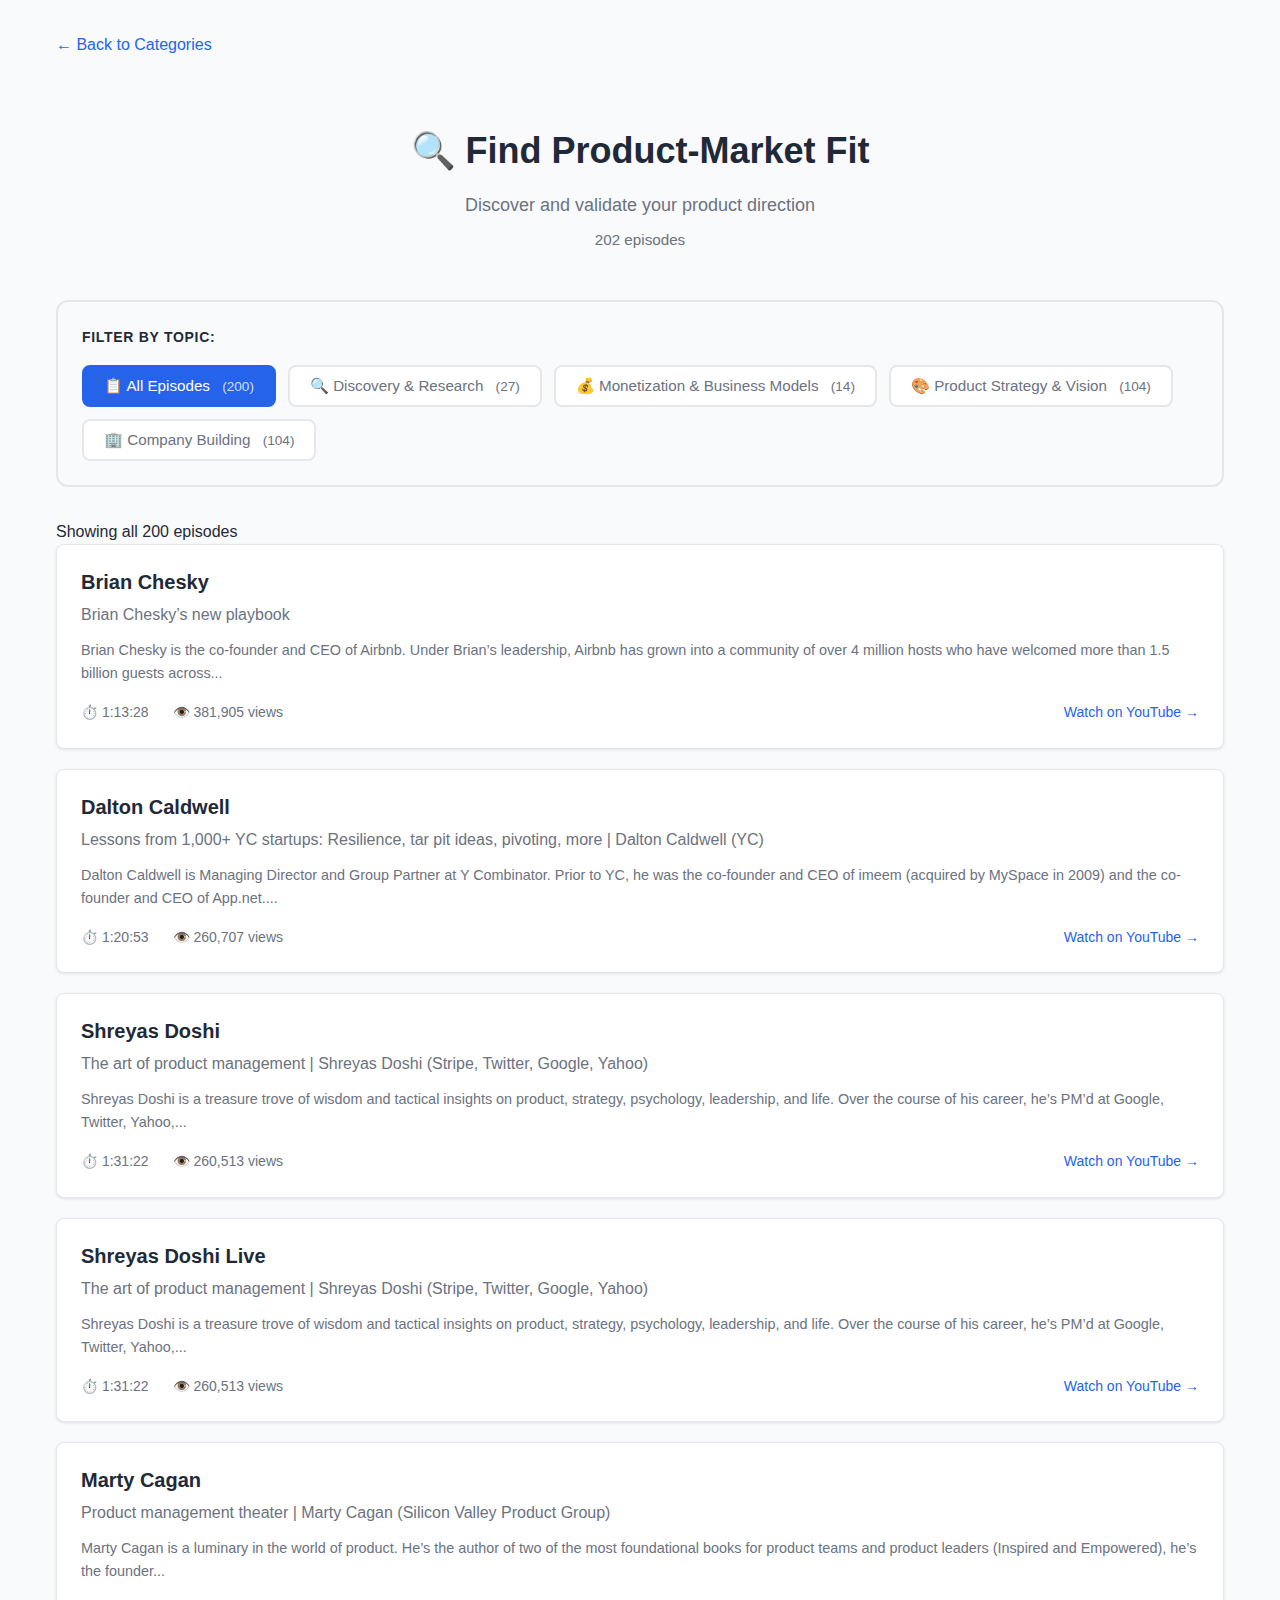
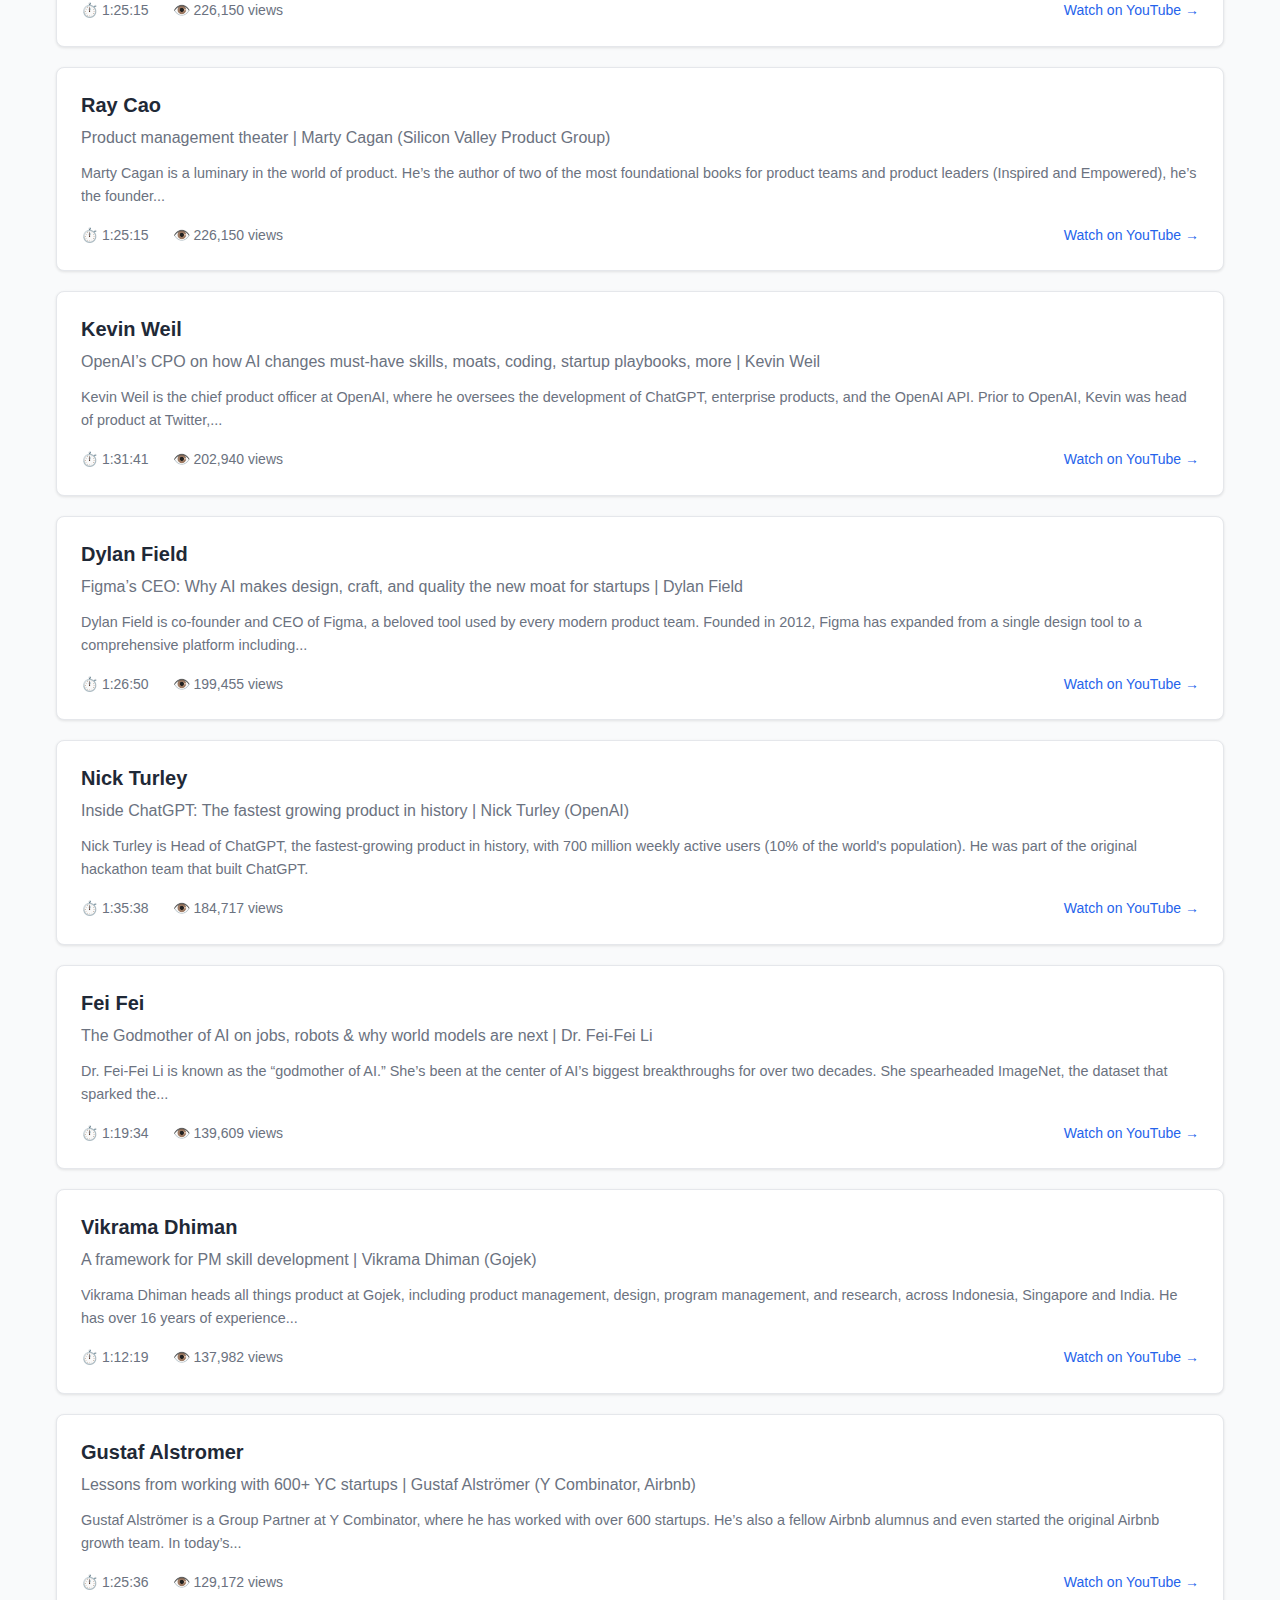
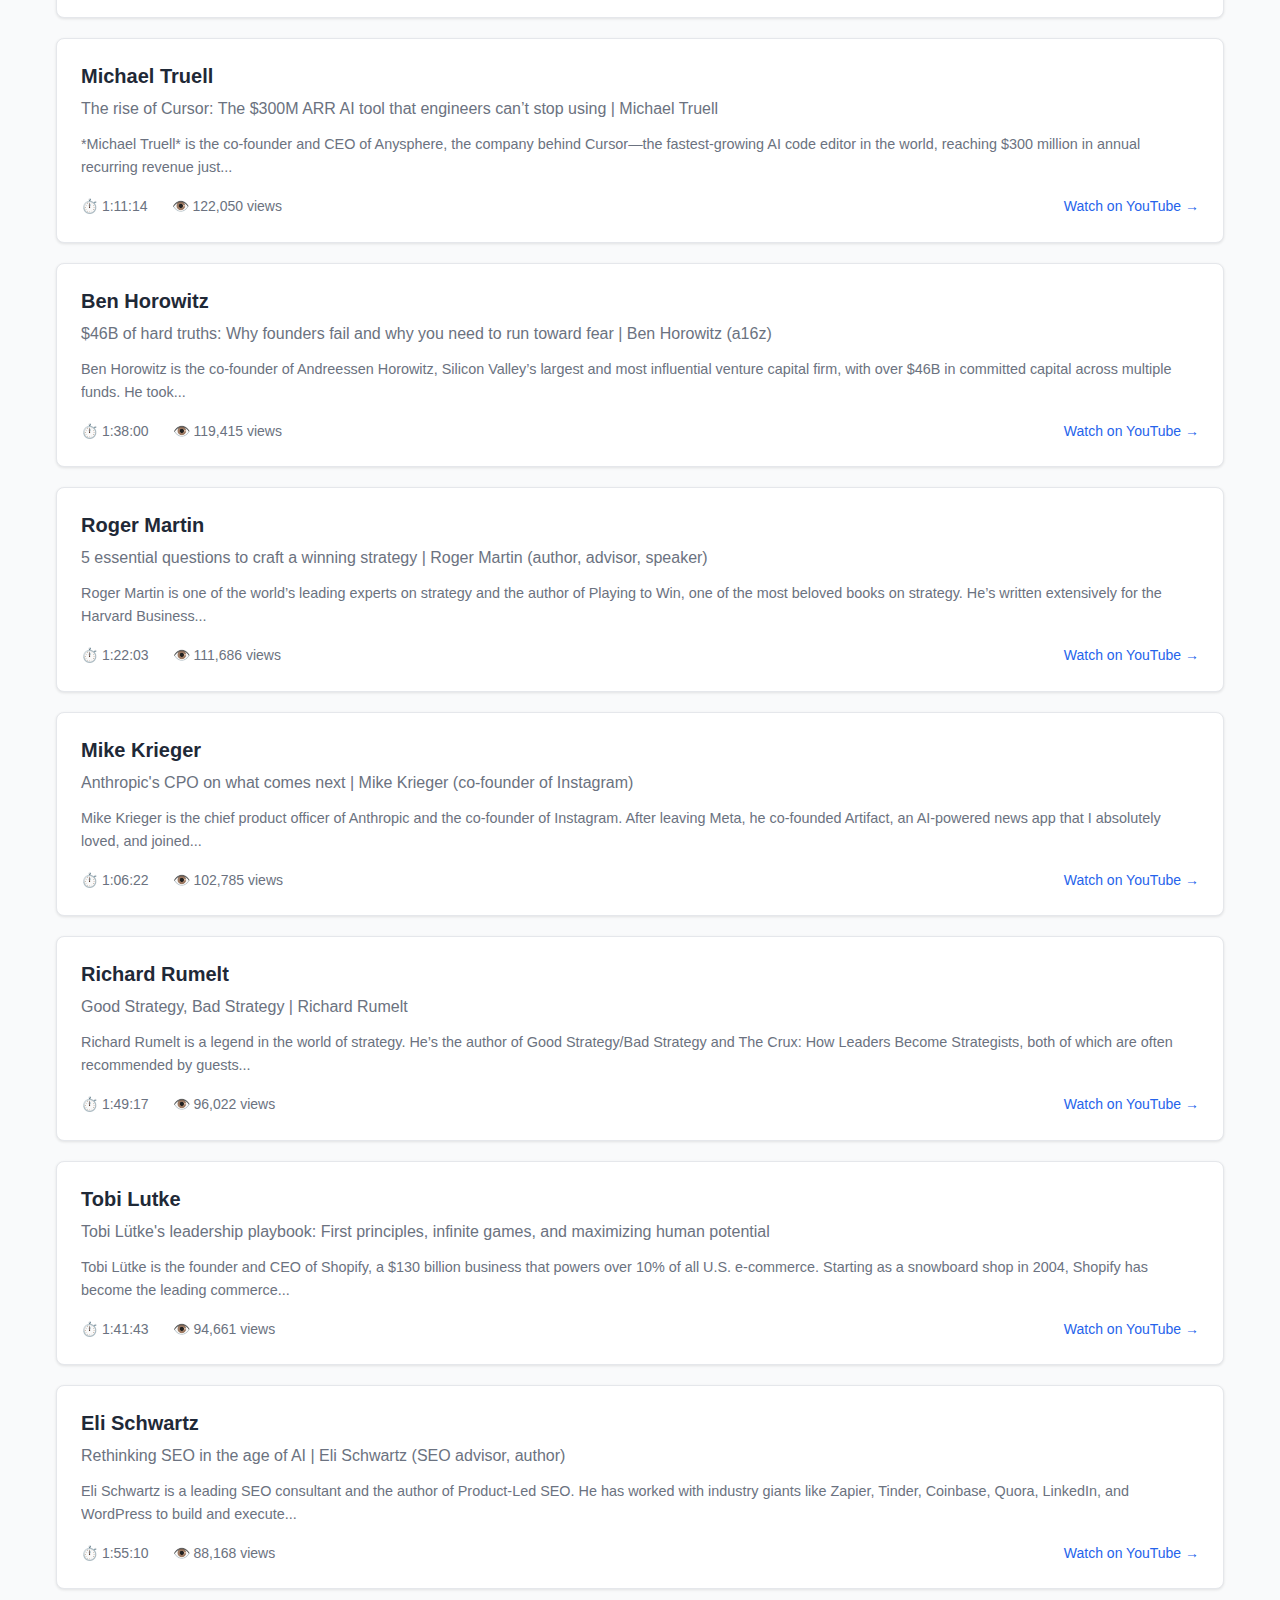
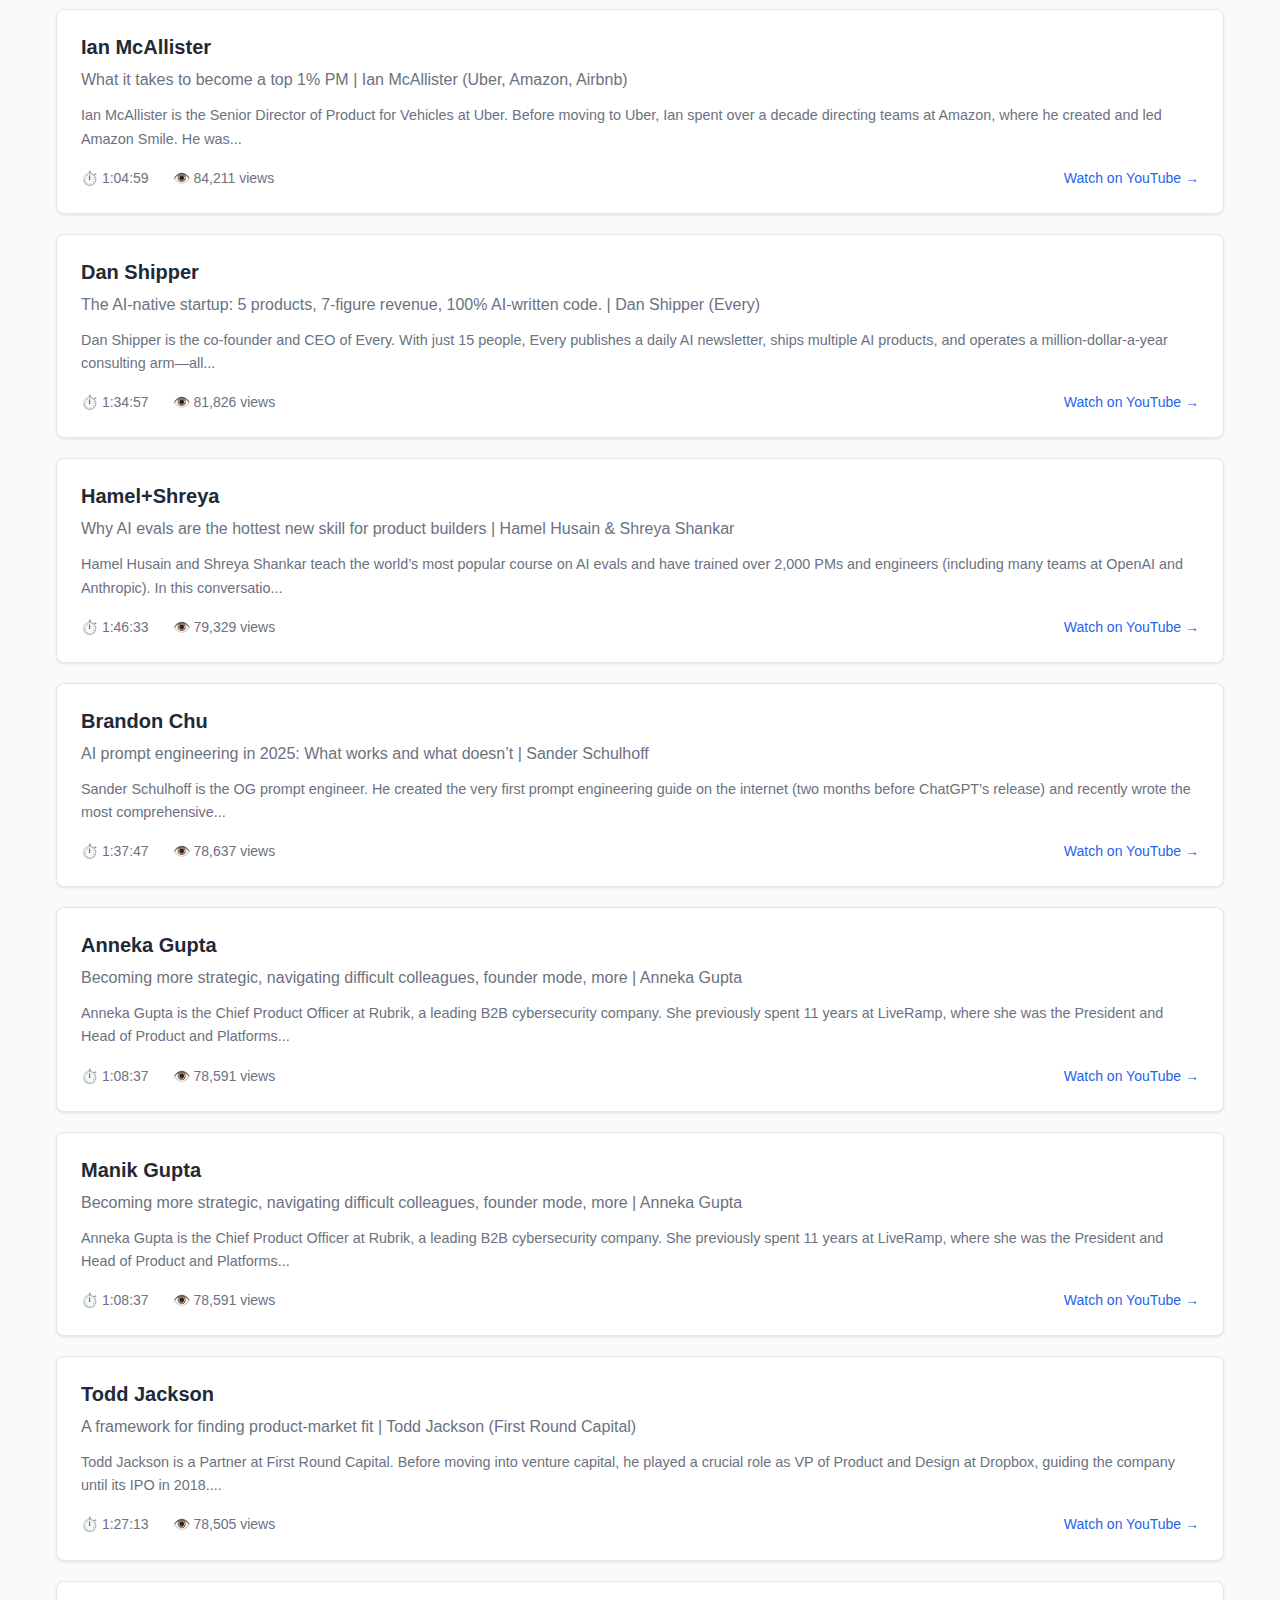
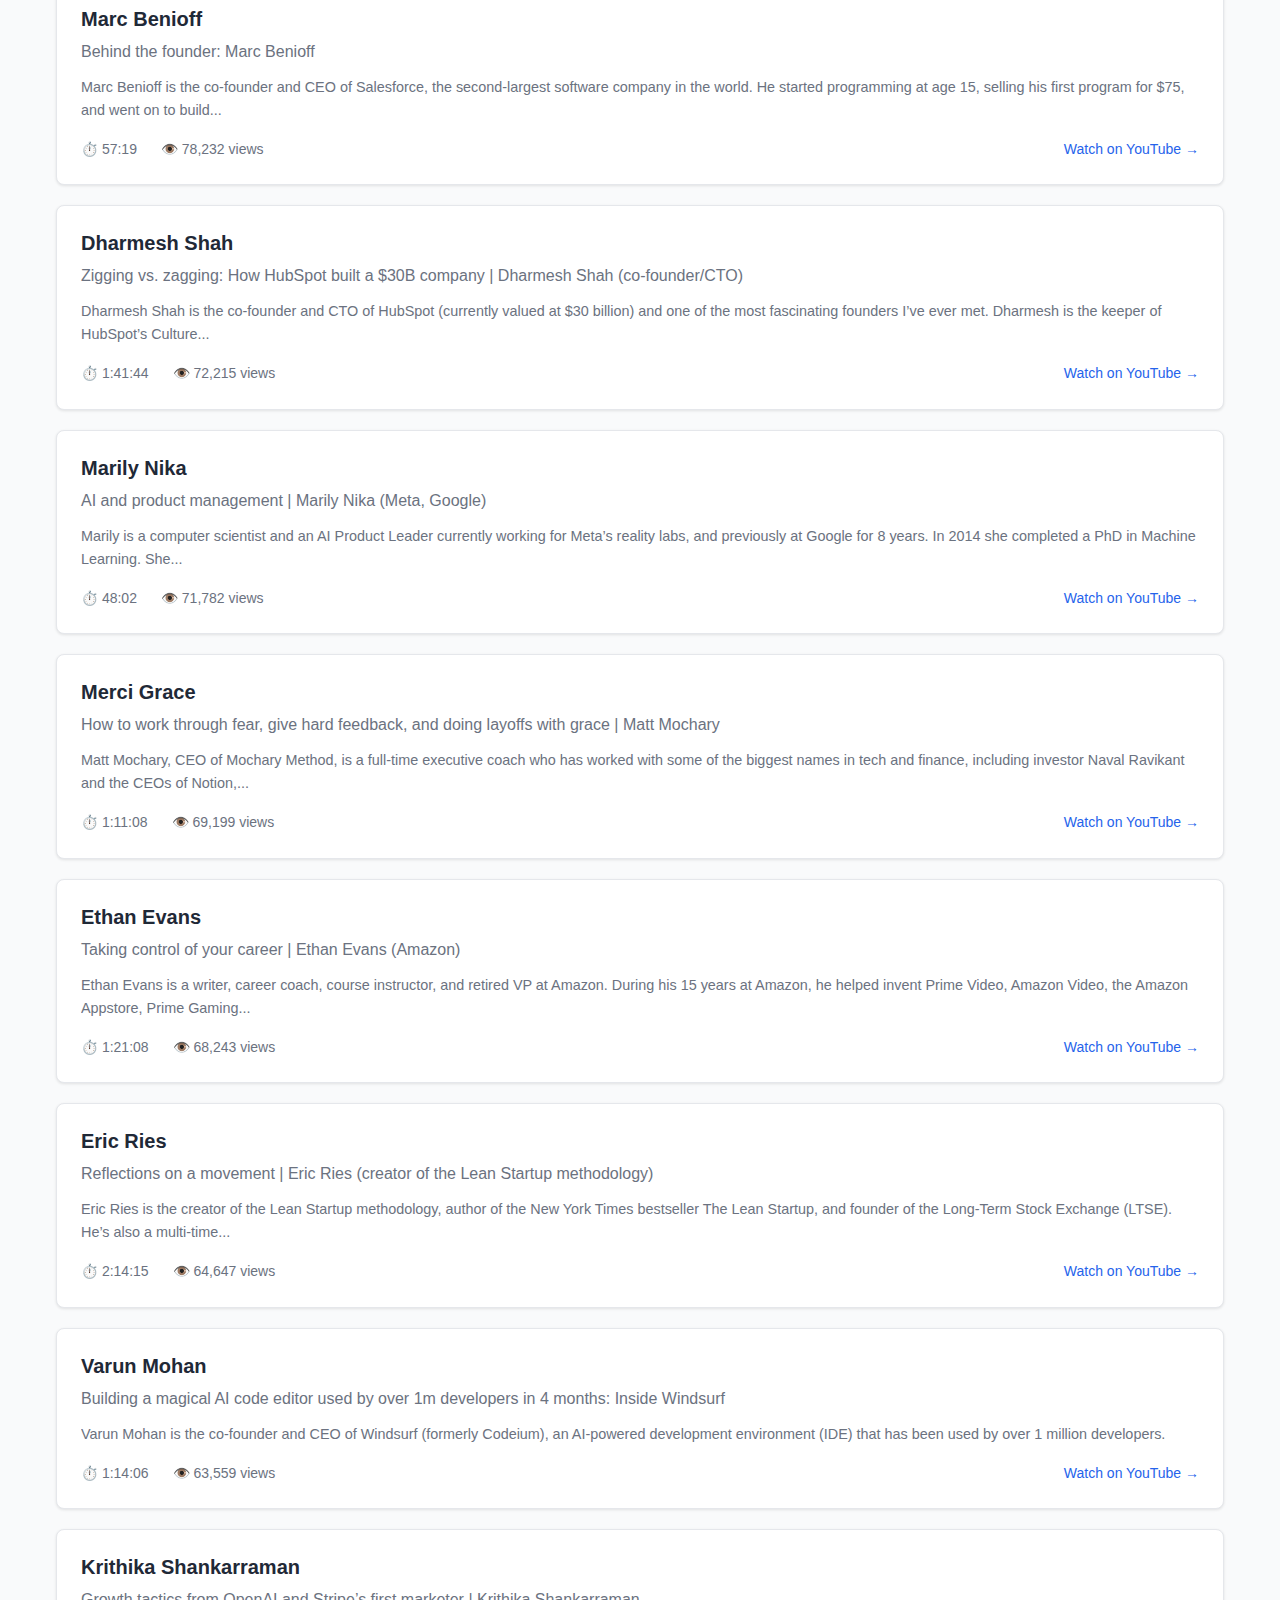
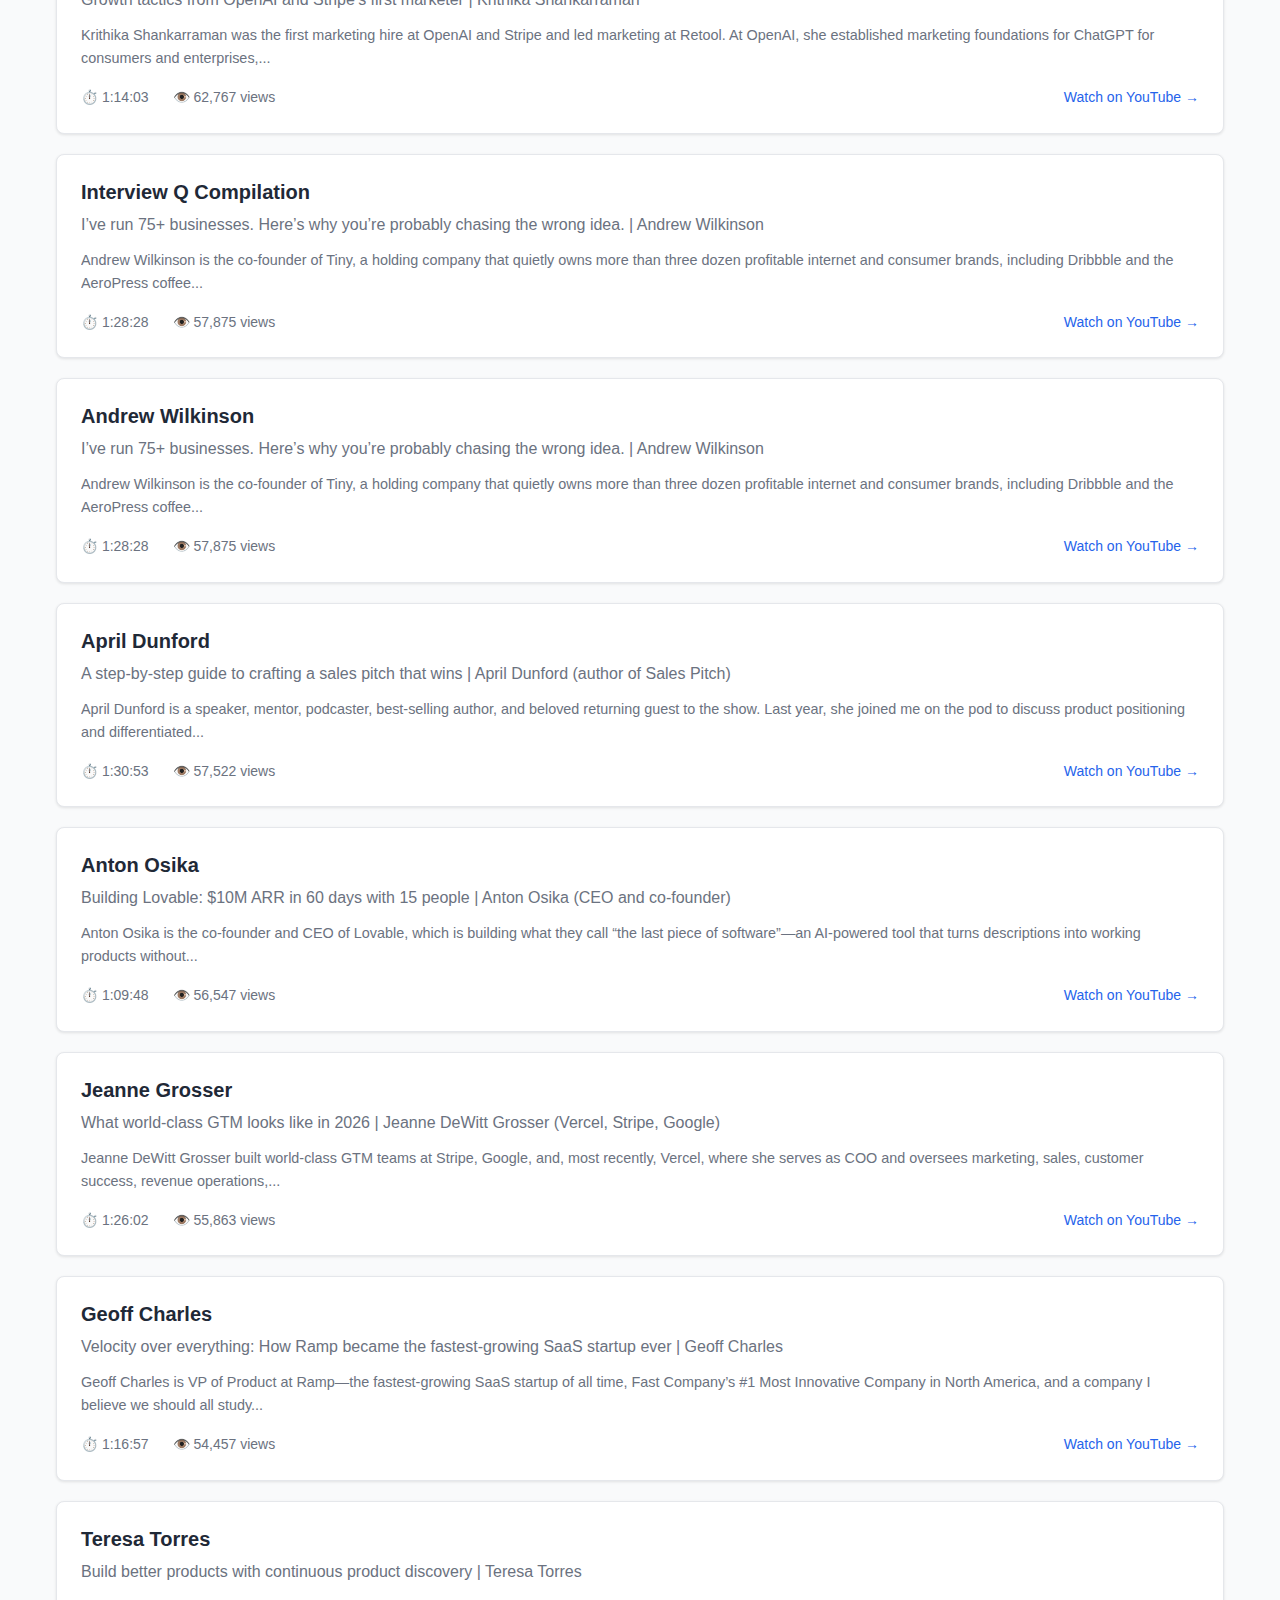
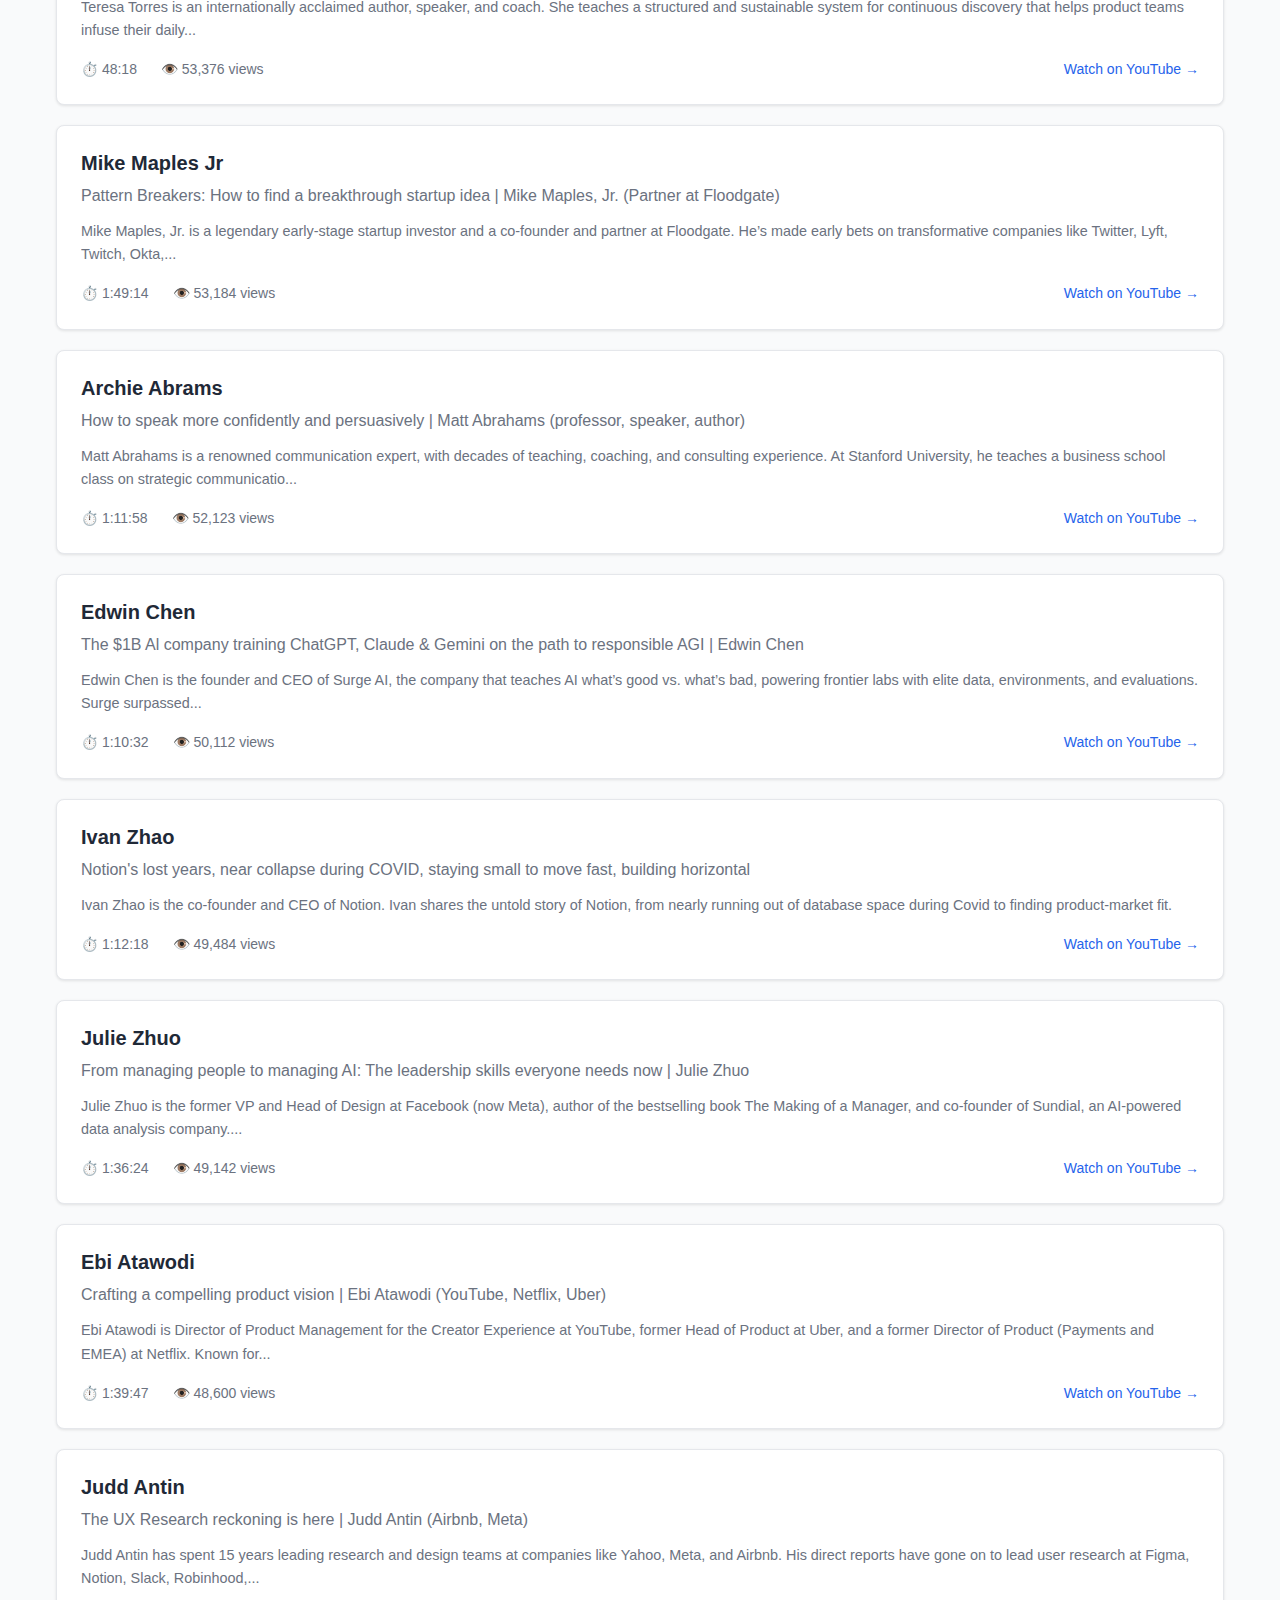
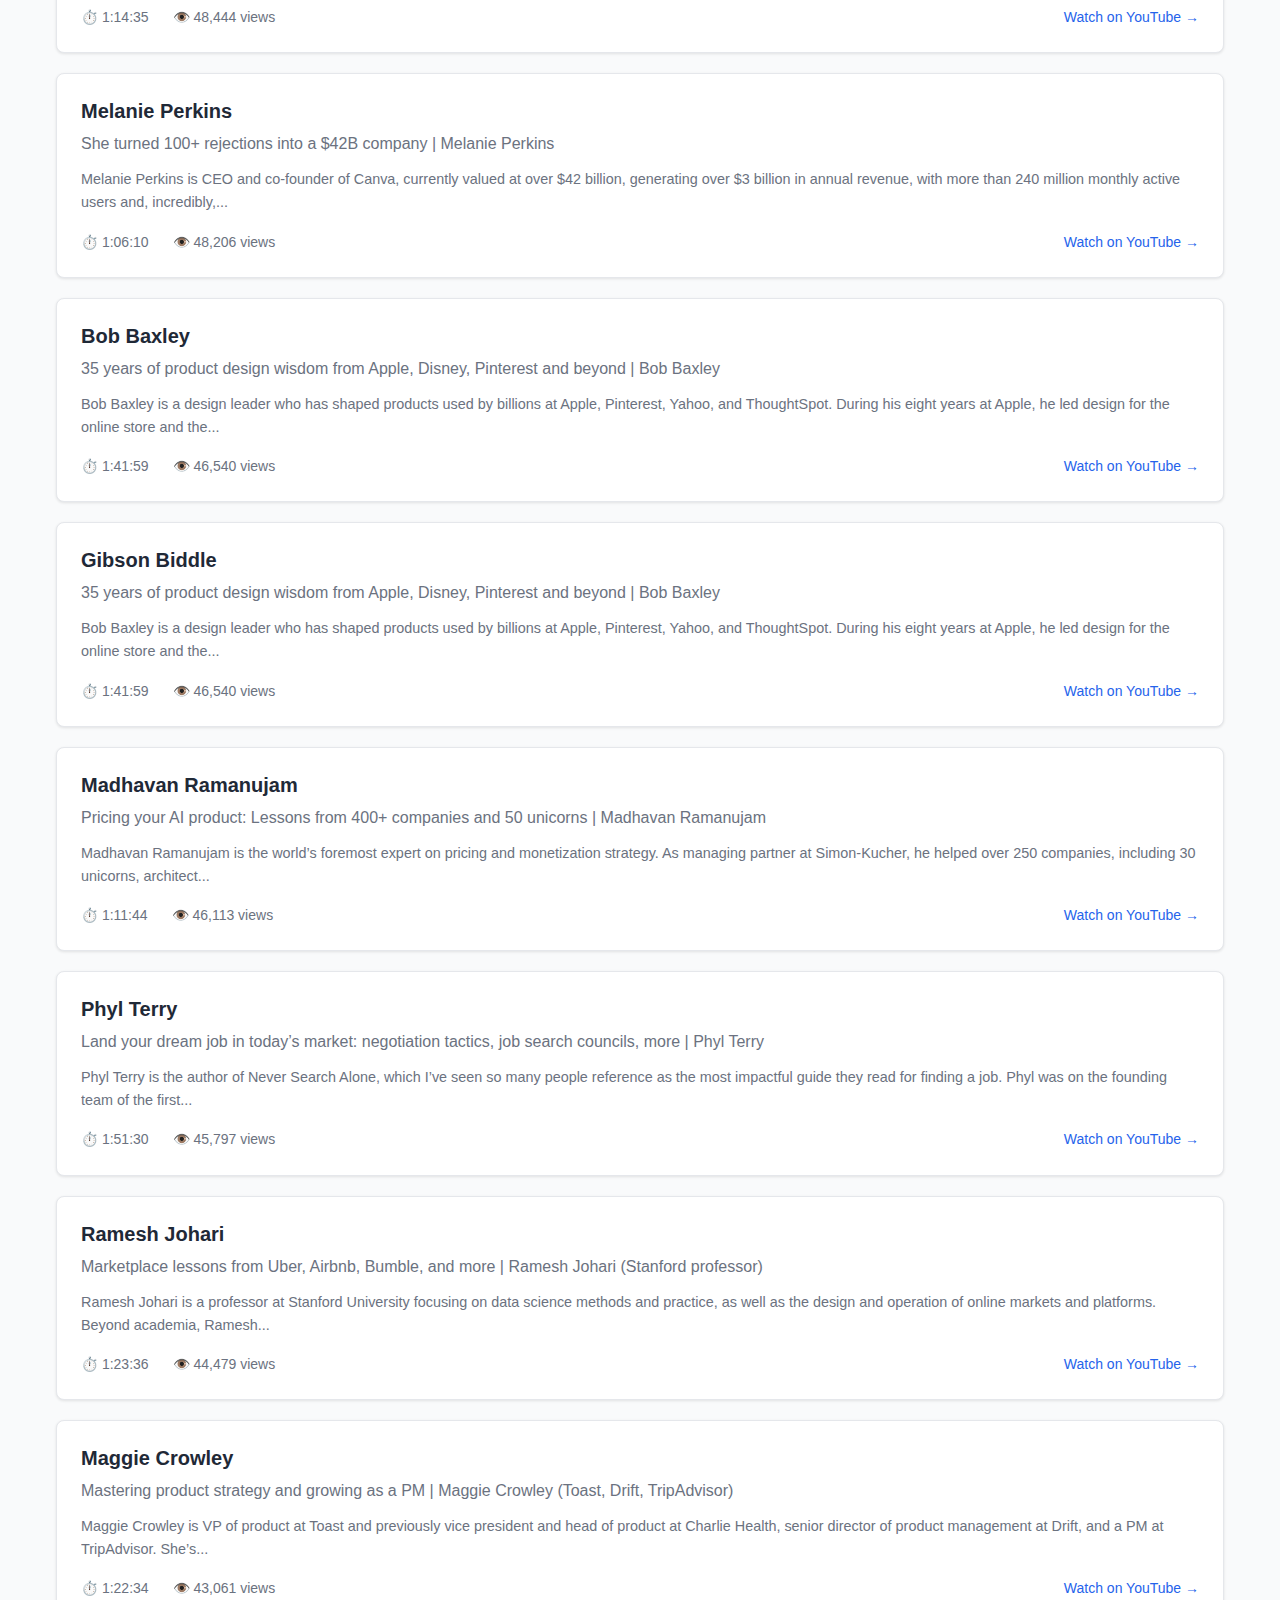
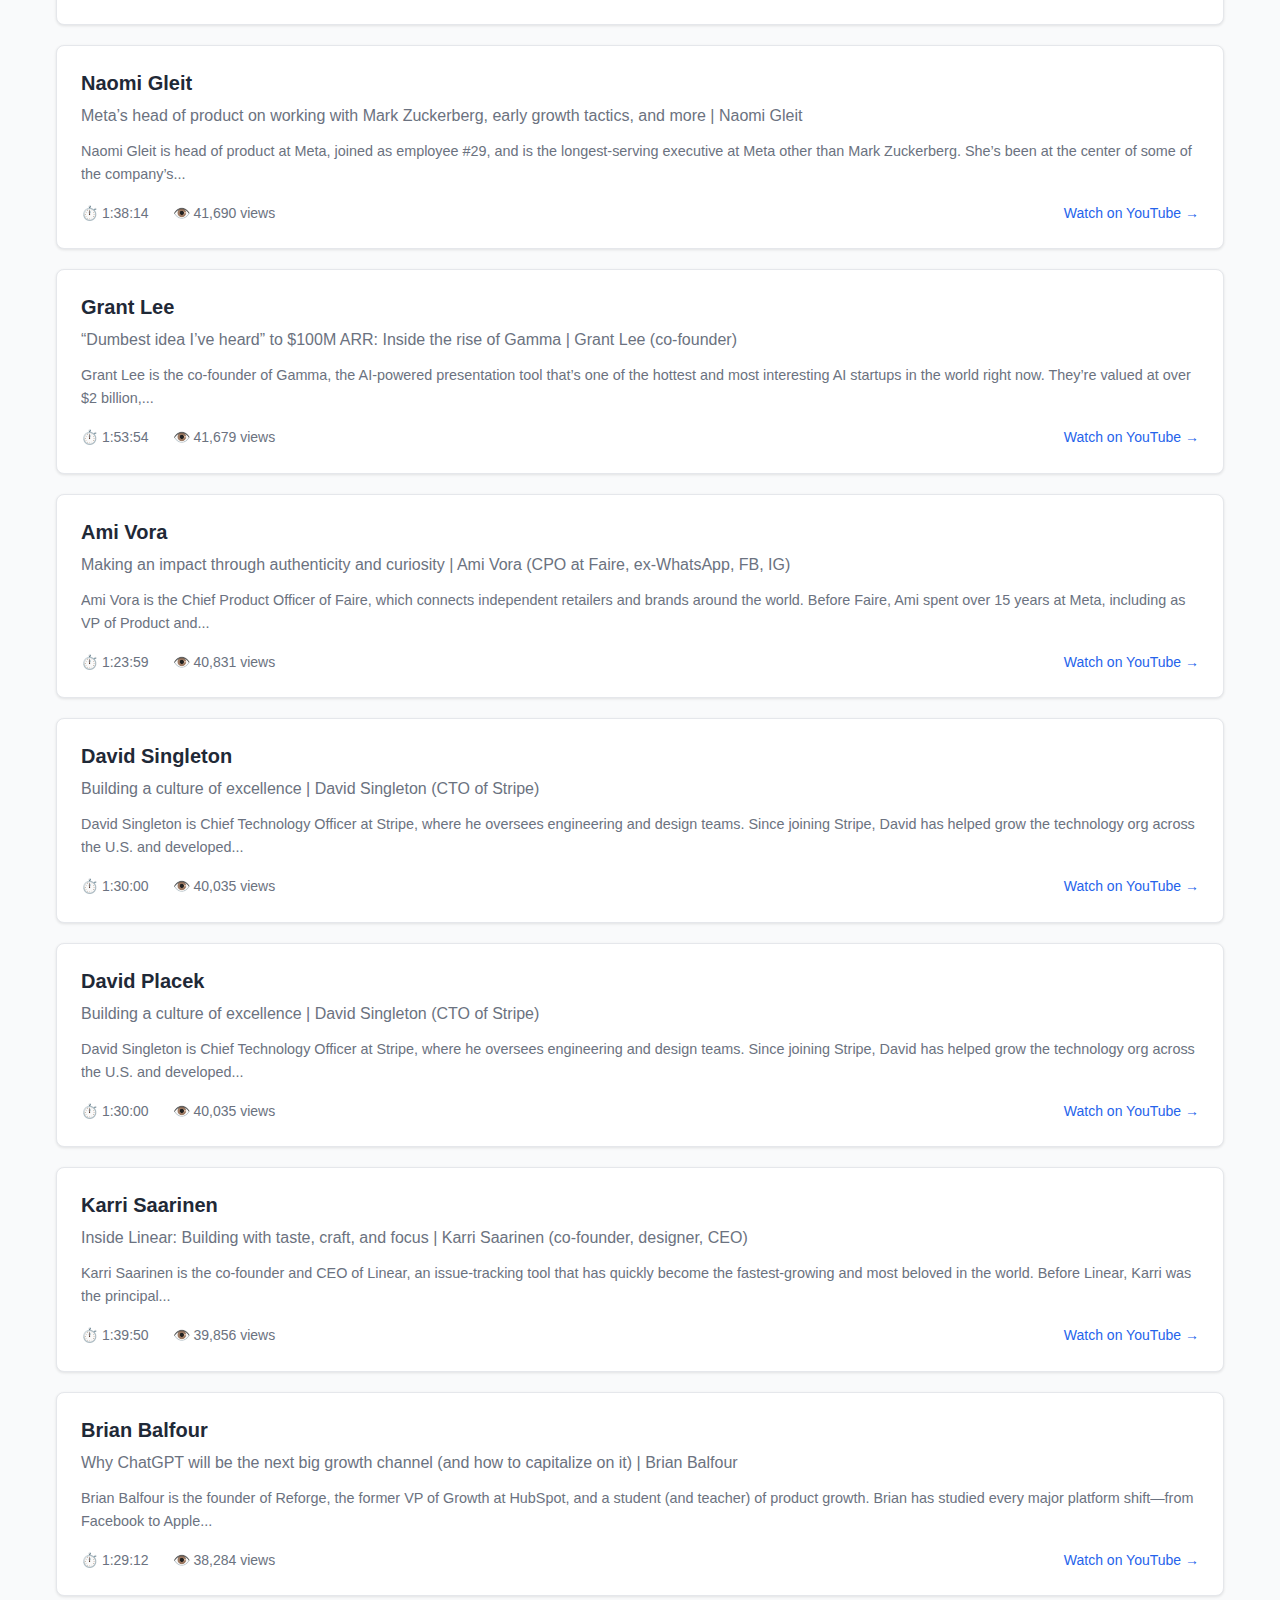
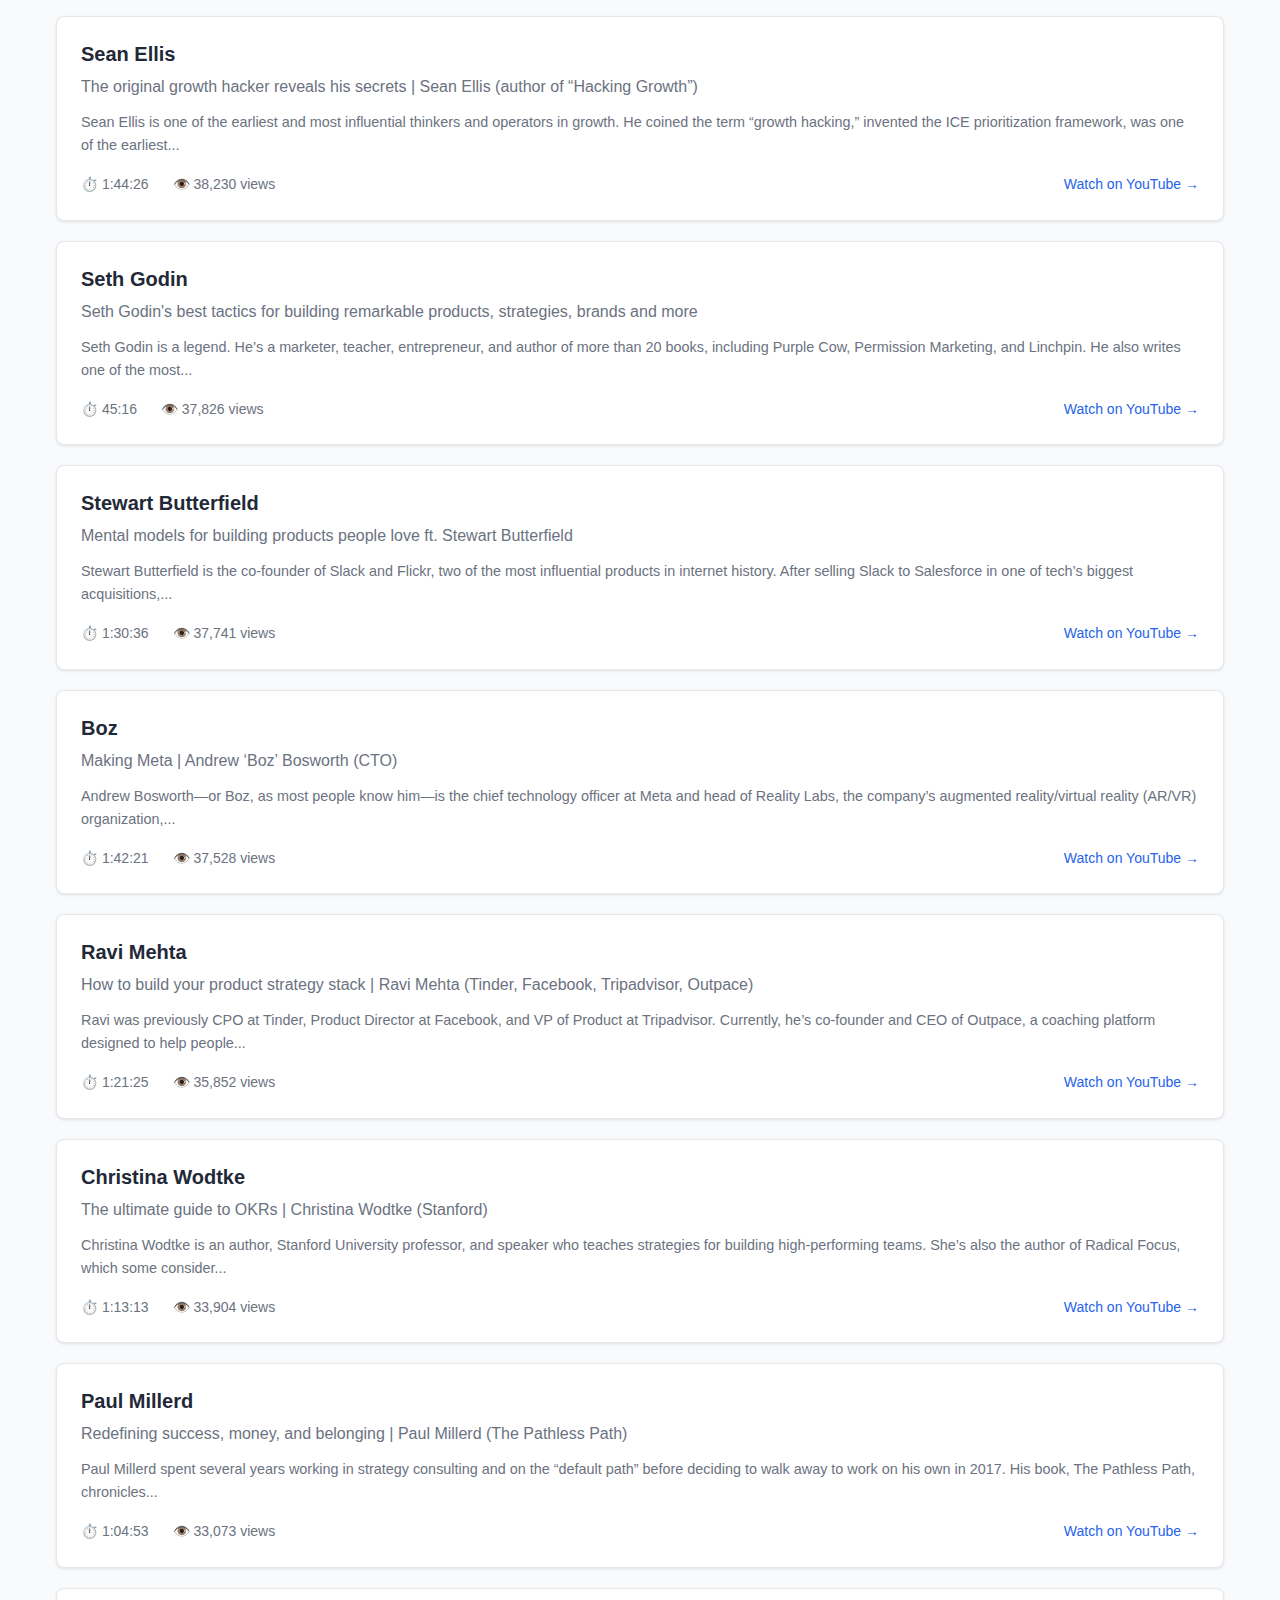
<file: find-pmf.html>
<!DOCTYPE html>
<html lang="en">
<head>
    <meta charset="UTF-8">
    <meta name="viewport" content="width=device-width, initial-scale=1.0">
    <title>🔍 Find Product-Market Fit | Lenny's Podcast Navigator</title>
    <meta name="description" content="Discover and validate your product direction - 202 episodes from Lenny's Podcast">
    <link rel="stylesheet" href="styles.css">
</head>
<body>
    <div class="container">
        <a href="index.html" class="back-link">← Back to Categories</a>
        
        <header class="category-header">
            <h1>🔍 Find Product-Market Fit</h1>
            <p class="description">Discover and validate your product direction</p>
            <p class="count">202 episodes</p>
        </header>

        
        <!-- Subcategory Filters -->
        <div class="subcategory-filters">
            <div class="filter-header">Filter by Topic:</div>
            <div class="filter-buttons">
                <button class="filter-btn active" data-filter="all">
                    📋 All Episodes <span class="count" id="count-all">(200)</span>
                </button>
                <button class="filter-btn" data-filter="discovery">
                    🔍 Discovery & Research <span class="count" id="count-discovery">(27)</span>
                </button>
                <button class="filter-btn" data-filter="monetization">
                    💰 Monetization & Business Models <span class="count" id="count-monetization">(14)</span>
                </button>
                <button class="filter-btn" data-filter="strategy">
                    🎨 Product Strategy & Vision <span class="count" id="count-strategy">(104)</span>
                </button>
                <button class="filter-btn" data-filter="building">
                    🏢 Company Building <span class="count" id="count-building">(104)</span>
                </button>
            </div>
        </div>

        <!-- Results Header -->
        <div class="results-header">
            <span id="results-text">Showing all 200 episodes</span>
        </div>

        <div class="episodes-list">
            
            <a href="https://www.youtube.com/watch?v=4ef0juAMqoE" target="_blank" rel="noopener noreferrer" class="episode-card" data-category="building">
                <div class="episode-guest">Brian Chesky</div>
                <div class="episode-title">Brian Chesky’s new playbook</div>
                <div class="episode-description">Brian Chesky is the co-founder and CEO of Airbnb. Under Brian’s leadership, Airbnb has grown into a community of over 4 million hosts who have welcomed more than 1.5 billion guests across...
</div>
                <div class="episode-meta">
                    <span>⏱️ 1:13:28</span>
                    <span>👁️ 381,905 views</span>
                    <span class="watch-link">Watch on YouTube →</span>
                </div>
            </a>
        
            <a href="https://www.youtube.com/watch?v=m7LvNTbaqSI" target="_blank" rel="noopener noreferrer" class="episode-card" data-category="building">
                <div class="episode-guest">Dalton Caldwell</div>
                <div class="episode-title">Lessons from 1,000+ YC startups: Resilience, tar pit ideas, pivoting, more | Dalton Caldwell (YC)</div>
                <div class="episode-description">Dalton Caldwell is Managing Director and Group Partner at Y Combinator. Prior to YC, he was the co-founder and CEO of imeem (acquired by MySpace in 2009) and the co-founder and CEO of App.net....
</div>
                <div class="episode-meta">
                    <span>⏱️ 1:20:53</span>
                    <span>👁️ 260,707 views</span>
                    <span class="watch-link">Watch on YouTube →</span>
                </div>
            </a>
        
            <a href="https://www.youtube.com/watch?v=YP_QghPLG-8" target="_blank" rel="noopener noreferrer" class="episode-card" data-category="discovery strategy">
                <div class="episode-guest">Shreyas Doshi</div>
                <div class="episode-title">The art of product management | Shreyas Doshi (Stripe, Twitter, Google, Yahoo)</div>
                <div class="episode-description">Shreyas Doshi is a treasure trove of wisdom and tactical insights on product, strategy, psychology, leadership, and life. Over the course of his career, he’s PM’d at Google, Twitter, Yahoo,...
</div>
                <div class="episode-meta">
                    <span>⏱️ 1:31:22</span>
                    <span>👁️ 260,513 views</span>
                    <span class="watch-link">Watch on YouTube →</span>
                </div>
            </a>
        
            <a href="https://www.youtube.com/watch?v=YP_QghPLG-8" target="_blank" rel="noopener noreferrer" class="episode-card" data-category="discovery strategy">
                <div class="episode-guest">Shreyas Doshi Live</div>
                <div class="episode-title">The art of product management | Shreyas Doshi (Stripe, Twitter, Google, Yahoo)</div>
                <div class="episode-description">Shreyas Doshi is a treasure trove of wisdom and tactical insights on product, strategy, psychology, leadership, and life. Over the course of his career, he’s PM’d at Google, Twitter, Yahoo,...
</div>
                <div class="episode-meta">
                    <span>⏱️ 1:31:22</span>
                    <span>👁️ 260,513 views</span>
                    <span class="watch-link">Watch on YouTube →</span>
                </div>
            </a>
        
            <a href="https://www.youtube.com/watch?v=9N4ZgNaWvI0" target="_blank" rel="noopener noreferrer" class="episode-card" data-category="building">
                <div class="episode-guest">Marty Cagan</div>
                <div class="episode-title">Product management theater | Marty Cagan (Silicon Valley Product Group)</div>
                <div class="episode-description">Marty Cagan is a luminary in the world of product. He’s the author of two of the most foundational books for product teams and product leaders (Inspired and Empowered), he’s the founder...
</div>
                <div class="episode-meta">
                    <span>⏱️ 1:25:15</span>
                    <span>👁️ 226,150 views</span>
                    <span class="watch-link">Watch on YouTube →</span>
                </div>
            </a>
        
            <a href="https://www.youtube.com/watch?v=9N4ZgNaWvI0" target="_blank" rel="noopener noreferrer" class="episode-card" data-category="building">
                <div class="episode-guest">Ray Cao</div>
                <div class="episode-title">Product management theater | Marty Cagan (Silicon Valley Product Group)</div>
                <div class="episode-description">Marty Cagan is a luminary in the world of product. He’s the author of two of the most foundational books for product teams and product leaders (Inspired and Empowered), he’s the founder...
</div>
                <div class="episode-meta">
                    <span>⏱️ 1:25:15</span>
                    <span>👁️ 226,150 views</span>
                    <span class="watch-link">Watch on YouTube →</span>
                </div>
            </a>
        
            <a href="https://www.youtube.com/watch?v=scsW6_2SPC4" target="_blank" rel="noopener noreferrer" class="episode-card" data-category="building">
                <div class="episode-guest">Kevin Weil</div>
                <div class="episode-title">OpenAI’s CPO on how AI changes must-have skills, moats, coding, startup playbooks, more | Kevin Weil</div>
                <div class="episode-description">Kevin Weil is the chief product officer at OpenAI, where he oversees the development of ChatGPT, enterprise products, and the OpenAI API. Prior to OpenAI, Kevin was head of product at Twitter,...
</div>
                <div class="episode-meta">
                    <span>⏱️ 1:31:41</span>
                    <span>👁️ 202,940 views</span>
                    <span class="watch-link">Watch on YouTube →</span>
                </div>
            </a>
        
            <a href="https://www.youtube.com/watch?v=WyJV6VwEGA8" target="_blank" rel="noopener noreferrer" class="episode-card" data-category="building">
                <div class="episode-guest">Dylan Field</div>
                <div class="episode-title">Figma’s CEO: Why AI makes design, craft, and quality the new moat for startups | Dylan Field</div>
                <div class="episode-description">Dylan Field is co-founder and CEO of Figma, a beloved tool used by every modern product team. Founded in 2012, Figma has expanded from a single design tool to a comprehensive platform including...
</div>
                <div class="episode-meta">
                    <span>⏱️ 1:26:50</span>
                    <span>👁️ 199,455 views</span>
                    <span class="watch-link">Watch on YouTube →</span>
                </div>
            </a>
        
            <a href="https://www.youtube.com/watch?v=ixY2PvQJ0To" target="_blank" rel="noopener noreferrer" class="episode-card" data-category="discovery">
                <div class="episode-guest">Nick Turley</div>
                <div class="episode-title">Inside ChatGPT: The fastest growing product in history | Nick Turley (OpenAI)</div>
                <div class="episode-description">Nick Turley is Head of ChatGPT, the fastest-growing product in history, with 700 million weekly active users (10% of the world's population). He was part of the original hackathon team that built ChatGPT.</div>
                <div class="episode-meta">
                    <span>⏱️ 1:35:38</span>
                    <span>👁️ 184,717 views</span>
                    <span class="watch-link">Watch on YouTube →</span>
                </div>
            </a>
        
            <a href="https://www.youtube.com/watch?v=Ctjiatnd6Xk" target="_blank" rel="noopener noreferrer" class="episode-card" data-category="strategy">
                <div class="episode-guest">Fei Fei</div>
                <div class="episode-title">The Godmother of AI on jobs, robots & why world models are next | Dr. Fei-Fei Li</div>
                <div class="episode-description">Dr. Fei-Fei Li is known as the “godmother of AI.” She’s been at the center of AI’s biggest breakthroughs for over two decades. She spearheaded ImageNet, the dataset that sparked the...
</div>
                <div class="episode-meta">
                    <span>⏱️ 1:19:34</span>
                    <span>👁️ 139,609 views</span>
                    <span class="watch-link">Watch on YouTube →</span>
                </div>
            </a>
        
            <a href="https://www.youtube.com/watch?v=ImSvm11GR0Y" target="_blank" rel="noopener noreferrer" class="episode-card" data-category="discovery strategy">
                <div class="episode-guest">Vikrama Dhiman</div>
                <div class="episode-title">A framework for PM skill development | Vikrama Dhiman (Gojek)</div>
                <div class="episode-description">Vikrama Dhiman heads all things product at Gojek, including product management, design, program management, and research, across Indonesia, Singapore and India. He has over 16 years of experience...
</div>
                <div class="episode-meta">
                    <span>⏱️ 1:12:19</span>
                    <span>👁️ 137,982 views</span>
                    <span class="watch-link">Watch on YouTube →</span>
                </div>
            </a>
        
            <a href="https://www.youtube.com/watch?v=ZoKLofsp8u0" target="_blank" rel="noopener noreferrer" class="episode-card" data-category="building">
                <div class="episode-guest">Gustaf Alstromer</div>
                <div class="episode-title">Lessons from working with 600+ YC startups | Gustaf Alströmer (Y Combinator, Airbnb)</div>
                <div class="episode-description">Gustaf Alströmer is a Group Partner at Y Combinator, where he has worked with over 600 startups. He’s also a fellow Airbnb alumnus and even started the original Airbnb growth team. In today’s...
</div>
                <div class="episode-meta">
                    <span>⏱️ 1:25:36</span>
                    <span>👁️ 129,172 views</span>
                    <span class="watch-link">Watch on YouTube →</span>
                </div>
            </a>
        
            <a href="https://www.youtube.com/watch?v=En5cSXgGvZM" target="_blank" rel="noopener noreferrer" class="episode-card" data-category="monetization building">
                <div class="episode-guest">Michael Truell</div>
                <div class="episode-title">The rise of Cursor: The $300M ARR AI tool that engineers can’t stop using | Michael Truell</div>
                <div class="episode-description">*Michael Truell* is the co-founder and CEO of Anysphere, the company behind Cursor—the fastest-growing AI code editor in the world, reaching $300 million in annual recurring revenue just...
</div>
                <div class="episode-meta">
                    <span>⏱️ 1:11:14</span>
                    <span>👁️ 122,050 views</span>
                    <span class="watch-link">Watch on YouTube →</span>
                </div>
            </a>
        
            <a href="https://www.youtube.com/watch?v=KPxTekxQjzc" target="_blank" rel="noopener noreferrer" class="episode-card" data-category="building">
                <div class="episode-guest">Ben Horowitz</div>
                <div class="episode-title">$46B of hard truths: Why founders fail and why you need to run toward fear | Ben Horowitz (a16z)</div>
                <div class="episode-description">Ben Horowitz is the co-founder of Andreessen Horowitz, Silicon Valley’s largest and most influential venture capital firm, with over $46B in committed capital across multiple funds. He took...
</div>
                <div class="episode-meta">
                    <span>⏱️ 1:38:00</span>
                    <span>👁️ 119,415 views</span>
                    <span class="watch-link">Watch on YouTube →</span>
                </div>
            </a>
        
            <a href="https://www.youtube.com/watch?v=y7SN4FK8noY" target="_blank" rel="noopener noreferrer" class="episode-card" data-category="strategy">
                <div class="episode-guest">Roger Martin</div>
                <div class="episode-title">5 essential questions to craft a winning strategy | Roger Martin (author, advisor, speaker)</div>
                <div class="episode-description">Roger Martin is one of the world’s leading experts on strategy and the author of Playing to Win, one of the most beloved books on strategy. He’s written extensively for the Harvard Business...
</div>
                <div class="episode-meta">
                    <span>⏱️ 1:22:03</span>
                    <span>👁️ 111,686 views</span>
                    <span class="watch-link">Watch on YouTube →</span>
                </div>
            </a>
        
            <a href="https://www.youtube.com/watch?v=DKrBGOFs0GY" target="_blank" rel="noopener noreferrer" class="episode-card" data-category="building">
                <div class="episode-guest">Mike Krieger</div>
                <div class="episode-title">Anthropic's CPO on what comes next | Mike Krieger (co-founder of Instagram)</div>
                <div class="episode-description">Mike Krieger is the chief product officer of Anthropic and the co-founder of Instagram. After leaving Meta, he co-founded Artifact, an AI-powered news app that I absolutely loved, and joined...
</div>
                <div class="episode-meta">
                    <span>⏱️ 1:06:22</span>
                    <span>👁️ 102,785 views</span>
                    <span class="watch-link">Watch on YouTube →</span>
                </div>
            </a>
        
            <a href="https://www.youtube.com/watch?v=4uWKEG0s9Kc" target="_blank" rel="noopener noreferrer" class="episode-card" data-category="strategy">
                <div class="episode-guest">Richard Rumelt</div>
                <div class="episode-title">Good Strategy, Bad Strategy | Richard Rumelt</div>
                <div class="episode-description">Richard Rumelt is a legend in the world of strategy. He’s the author of Good Strategy/Bad Strategy and The Crux: How Leaders Become Strategists, both of which are often recommended by guests...
</div>
                <div class="episode-meta">
                    <span>⏱️ 1:49:17</span>
                    <span>👁️ 96,022 views</span>
                    <span class="watch-link">Watch on YouTube →</span>
                </div>
            </a>
        
            <a href="https://www.youtube.com/watch?v=tq6vdDJQXvs" target="_blank" rel="noopener noreferrer" class="episode-card" data-category="building">
                <div class="episode-guest">Tobi Lutke</div>
                <div class="episode-title">Tobi Lütke's leadership playbook: First principles, infinite games, and maximizing human potential</div>
                <div class="episode-description">Tobi Lütke is the founder and CEO of Shopify, a $130 billion business that powers over 10% of all U.S. e-commerce. Starting as a snowboard shop in 2004, Shopify has become the leading commerce...</div>
                <div class="episode-meta">
                    <span>⏱️ 1:41:43</span>
                    <span>👁️ 94,661 views</span>
                    <span class="watch-link">Watch on YouTube →</span>
                </div>
            </a>
        
            <a href="https://www.youtube.com/watch?v=Z71yGshPTwk" target="_blank" rel="noopener noreferrer" class="episode-card" data-category="building">
                <div class="episode-guest">Eli Schwartz</div>
                <div class="episode-title">Rethinking SEO in the age of AI | Eli Schwartz (SEO advisor, author)</div>
                <div class="episode-description">Eli Schwartz is a leading SEO consultant and the author of Product-Led SEO. He has worked with industry giants like Zapier, Tinder, Coinbase, Quora, LinkedIn, and WordPress to build and execute...
</div>
                <div class="episode-meta">
                    <span>⏱️ 1:55:10</span>
                    <span>👁️ 88,168 views</span>
                    <span class="watch-link">Watch on YouTube →</span>
                </div>
            </a>
        
            <a href="https://www.youtube.com/watch?v=7gaPPrAd7nc" target="_blank" rel="noopener noreferrer" class="episode-card" data-category="strategy">
                <div class="episode-guest">Ian McAllister</div>
                <div class="episode-title">What it takes to become a top 1% PM | Ian McAllister (Uber, Amazon, Airbnb)</div>
                <div class="episode-description">Ian McAllister is the Senior Director of Product for Vehicles at Uber. Before moving to Uber, Ian spent over a decade directing teams at Amazon, where he created and led Amazon Smile. He was...
</div>
                <div class="episode-meta">
                    <span>⏱️ 1:04:59</span>
                    <span>👁️ 84,211 views</span>
                    <span class="watch-link">Watch on YouTube →</span>
                </div>
            </a>
        
            <a href="https://www.youtube.com/watch?v=crMrVozp_h8" target="_blank" rel="noopener noreferrer" class="episode-card" data-category="monetization building">
                <div class="episode-guest">Dan Shipper</div>
                <div class="episode-title">The AI-native startup: 5 products, 7-figure revenue, 100% AI-written code. | Dan Shipper (Every)</div>
                <div class="episode-description">Dan Shipper is the co-founder and CEO of Every. With just 15 people, Every publishes a daily AI newsletter, ships multiple AI products, and operates a million-dollar-a-year consulting arm—all...
</div>
                <div class="episode-meta">
                    <span>⏱️ 1:34:57</span>
                    <span>👁️ 81,826 views</span>
                    <span class="watch-link">Watch on YouTube →</span>
                </div>
            </a>
        
            <a href="https://www.youtube.com/watch?v=BsWxPI9UM4c" target="_blank" rel="noopener noreferrer" class="episode-card" data-category="building">
                <div class="episode-guest">Hamel+Shreya</div>
                <div class="episode-title">Why AI evals are the hottest new skill for product builders | Hamel Husain & Shreya Shankar</div>
                <div class="episode-description">Hamel Husain and Shreya Shankar teach the world’s most popular course on AI evals and have trained over 2,000 PMs and engineers (including many teams at OpenAI and Anthropic). In this conversatio...</div>
                <div class="episode-meta">
                    <span>⏱️ 1:46:33</span>
                    <span>👁️ 79,329 views</span>
                    <span class="watch-link">Watch on YouTube →</span>
                </div>
            </a>
        
            <a href="https://www.youtube.com/watch?v=eKuFqQKYRrA" target="_blank" rel="noopener noreferrer" class="episode-card" data-category="strategy">
                <div class="episode-guest">Brandon Chu</div>
                <div class="episode-title">AI prompt engineering in 2025: What works and what doesn’t | Sander Schulhoff</div>
                <div class="episode-description">Sander Schulhoff is the OG prompt engineer. He created the very first prompt engineering guide on the internet (two months before ChatGPT’s release) and recently wrote the most comprehensive...</div>
                <div class="episode-meta">
                    <span>⏱️ 1:37:47</span>
                    <span>👁️ 78,637 views</span>
                    <span class="watch-link">Watch on YouTube →</span>
                </div>
            </a>
        
            <a href="https://www.youtube.com/watch?v=E3dUveqt9Bw" target="_blank" rel="noopener noreferrer" class="episode-card" data-category="building">
                <div class="episode-guest">Anneka Gupta</div>
                <div class="episode-title">Becoming more strategic, navigating difficult colleagues, founder mode, more | Anneka Gupta</div>
                <div class="episode-description">Anneka Gupta is the Chief Product Officer at Rubrik, a leading B2B cybersecurity company. She previously spent 11 years at LiveRamp, where she was the President and Head of Product and Platforms...
</div>
                <div class="episode-meta">
                    <span>⏱️ 1:08:37</span>
                    <span>👁️ 78,591 views</span>
                    <span class="watch-link">Watch on YouTube →</span>
                </div>
            </a>
        
            <a href="https://www.youtube.com/watch?v=E3dUveqt9Bw" target="_blank" rel="noopener noreferrer" class="episode-card" data-category="building">
                <div class="episode-guest">Manik Gupta</div>
                <div class="episode-title">Becoming more strategic, navigating difficult colleagues, founder mode, more | Anneka Gupta</div>
                <div class="episode-description">Anneka Gupta is the Chief Product Officer at Rubrik, a leading B2B cybersecurity company. She previously spent 11 years at LiveRamp, where she was the President and Head of Product and Platforms...
</div>
                <div class="episode-meta">
                    <span>⏱️ 1:08:37</span>
                    <span>👁️ 78,591 views</span>
                    <span class="watch-link">Watch on YouTube →</span>
                </div>
            </a>
        
            <a href="https://www.youtube.com/watch?v=yc1Uwhfxacs" target="_blank" rel="noopener noreferrer" class="episode-card" data-category="strategy">
                <div class="episode-guest">Todd Jackson</div>
                <div class="episode-title">A framework for finding product-market fit | Todd Jackson (First Round Capital)</div>
                <div class="episode-description">Todd Jackson is a Partner at First Round Capital. Before moving into venture capital, he played a crucial role as VP of Product and Design at Dropbox, guiding the company until its IPO in 2018....
</div>
                <div class="episode-meta">
                    <span>⏱️ 1:27:13</span>
                    <span>👁️ 78,505 views</span>
                    <span class="watch-link">Watch on YouTube →</span>
                </div>
            </a>
        
            <a href="https://www.youtube.com/watch?v=tOGK1nlHdFo" target="_blank" rel="noopener noreferrer" class="episode-card" data-category="building">
                <div class="episode-guest">Marc Benioff</div>
                <div class="episode-title">Behind the founder: Marc Benioff</div>
                <div class="episode-description">Marc Benioff is the co-founder and CEO of Salesforce, the second-largest software company in the world. He started programming at age 15, selling his first program for $75, and went on to build...
</div>
                <div class="episode-meta">
                    <span>⏱️ 57:19</span>
                    <span>👁️ 78,232 views</span>
                    <span class="watch-link">Watch on YouTube →</span>
                </div>
            </a>
        
            <a href="https://www.youtube.com/watch?v=dpw9Ue1HU48" target="_blank" rel="noopener noreferrer" class="episode-card" data-category="building">
                <div class="episode-guest">Dharmesh Shah</div>
                <div class="episode-title">Zigging vs. zagging: How HubSpot built a $30B company | Dharmesh Shah (co-founder/CTO)</div>
                <div class="episode-description">Dharmesh Shah is the co-founder and CTO of HubSpot (currently valued at $30 billion) and one of the most fascinating founders I’ve ever met. Dharmesh is the keeper of HubSpot’s Culture...
</div>
                <div class="episode-meta">
                    <span>⏱️ 1:41:44</span>
                    <span>👁️ 72,215 views</span>
                    <span class="watch-link">Watch on YouTube →</span>
                </div>
            </a>
        
            <a href="https://www.youtube.com/watch?v=qNPPoj1qUG0" target="_blank" rel="noopener noreferrer" class="episode-card" data-category="strategy">
                <div class="episode-guest">Marily Nika</div>
                <div class="episode-title">AI and product management | Marily Nika (Meta, Google)</div>
                <div class="episode-description">Marily is a computer scientist and an AI Product Leader currently working for Meta’s reality labs, and previously at Google for 8 years. In 2014 she completed a PhD in Machine Learning. She...
</div>
                <div class="episode-meta">
                    <span>⏱️ 48:02</span>
                    <span>👁️ 71,782 views</span>
                    <span class="watch-link">Watch on YouTube →</span>
                </div>
            </a>
        
            <a href="https://www.youtube.com/watch?v=bCel0X2Ta7U" target="_blank" rel="noopener noreferrer" class="episode-card" data-category="discovery">
                <div class="episode-guest">Merci Grace</div>
                <div class="episode-title">How to work through fear, give hard feedback, and doing layoffs with grace | Matt Mochary</div>
                <div class="episode-description">Matt Mochary, CEO of Mochary Method, is a full-time executive coach who has worked with some of the biggest names in tech and finance, including investor Naval Ravikant and the CEOs of Notion,...</div>
                <div class="episode-meta">
                    <span>⏱️ 1:11:08</span>
                    <span>👁️ 69,199 views</span>
                    <span class="watch-link">Watch on YouTube →</span>
                </div>
            </a>
        
            <a href="https://www.youtube.com/watch?v=GB0P0_nFPTA" target="_blank" rel="noopener noreferrer" class="episode-card" data-category="strategy">
                <div class="episode-guest">Ethan Evans</div>
                <div class="episode-title">Taking control of your career | Ethan Evans (Amazon)</div>
                <div class="episode-description">Ethan Evans is a writer, career coach, course instructor, and retired VP at Amazon. During his 15 years at Amazon, he helped invent Prime Video, Amazon Video, the Amazon Appstore, Prime Gaming...
</div>
                <div class="episode-meta">
                    <span>⏱️ 1:21:08</span>
                    <span>👁️ 68,243 views</span>
                    <span class="watch-link">Watch on YouTube →</span>
                </div>
            </a>
        
            <a href="https://www.youtube.com/watch?v=xzebbzIntFc" target="_blank" rel="noopener noreferrer" class="episode-card" data-category="building">
                <div class="episode-guest">Eric Ries</div>
                <div class="episode-title">Reflections on a movement | Eric Ries (creator of the Lean Startup methodology)</div>
                <div class="episode-description">Eric Ries is the creator of the Lean Startup methodology, author of the New York Times bestseller The Lean Startup, and founder of the Long-Term Stock Exchange (LTSE). He’s also a multi-time...
</div>
                <div class="episode-meta">
                    <span>⏱️ 2:14:15</span>
                    <span>👁️ 64,647 views</span>
                    <span class="watch-link">Watch on YouTube →</span>
                </div>
            </a>
        
            <a href="https://www.youtube.com/watch?v=5Z0RCxDZdrE" target="_blank" rel="noopener noreferrer" class="episode-card" data-category="building">
                <div class="episode-guest">Varun Mohan</div>
                <div class="episode-title">Building a magical AI code editor used by over 1m developers in 4 months: Inside Windsurf</div>
                <div class="episode-description">Varun Mohan is the co-founder and CEO of Windsurf (formerly Codeium), an AI-powered development environment (IDE) that has been used by over 1 million developers.</div>
                <div class="episode-meta">
                    <span>⏱️ 1:14:06</span>
                    <span>👁️ 63,559 views</span>
                    <span class="watch-link">Watch on YouTube →</span>
                </div>
            </a>
        
            <a href="https://www.youtube.com/watch?v=QaDsk4iH1aw" target="_blank" rel="noopener noreferrer" class="episode-card" data-category="strategy">
                <div class="episode-guest">Krithika Shankarraman</div>
                <div class="episode-title">Growth tactics from OpenAI and Stripe’s first marketer | Krithika Shankarraman</div>
                <div class="episode-description">Krithika Shankarraman was the first marketing hire at OpenAI and Stripe and led marketing at Retool. At OpenAI, she established marketing foundations for ChatGPT for consumers and enterprises,...
</div>
                <div class="episode-meta">
                    <span>⏱️ 1:14:03</span>
                    <span>👁️ 62,767 views</span>
                    <span class="watch-link">Watch on YouTube →</span>
                </div>
            </a>
        
            <a href="https://www.youtube.com/watch?v=VxAwUb86MUE" target="_blank" rel="noopener noreferrer" class="episode-card" data-category="discovery building">
                <div class="episode-guest">Interview Q Compilation</div>
                <div class="episode-title">I’ve run 75+ businesses. Here’s why you’re probably chasing the wrong idea. | Andrew Wilkinson</div>
                <div class="episode-description">Andrew Wilkinson is the co‑founder of Tiny, a holding company that quietly owns more than three dozen profitable internet and consumer brands, including Dribbble and the AeroPress coffee...
</div>
                <div class="episode-meta">
                    <span>⏱️ 1:28:28</span>
                    <span>👁️ 57,875 views</span>
                    <span class="watch-link">Watch on YouTube →</span>
                </div>
            </a>
        
            <a href="https://www.youtube.com/watch?v=VxAwUb86MUE" target="_blank" rel="noopener noreferrer" class="episode-card" data-category="building">
                <div class="episode-guest">Andrew Wilkinson</div>
                <div class="episode-title">I’ve run 75+ businesses. Here’s why you’re probably chasing the wrong idea. | Andrew Wilkinson</div>
                <div class="episode-description">Andrew Wilkinson is the co‑founder of Tiny, a holding company that quietly owns more than three dozen profitable internet and consumer brands, including Dribbble and the AeroPress coffee...
</div>
                <div class="episode-meta">
                    <span>⏱️ 1:28:28</span>
                    <span>👁️ 57,875 views</span>
                    <span class="watch-link">Watch on YouTube →</span>
                </div>
            </a>
        
            <a href="https://www.youtube.com/watch?v=-VqmFI9vY7w" target="_blank" rel="noopener noreferrer" class="episode-card" data-category="strategy">
                <div class="episode-guest">April Dunford</div>
                <div class="episode-title">A step-by-step guide to crafting a sales pitch that wins | April Dunford (author of Sales Pitch)</div>
                <div class="episode-description">April Dunford is a speaker, mentor, podcaster, best-selling author, and beloved returning guest to the show. Last year, she joined me on the pod to discuss product positioning and differentiated...
</div>
                <div class="episode-meta">
                    <span>⏱️ 1:30:53</span>
                    <span>👁️ 57,522 views</span>
                    <span class="watch-link">Watch on YouTube →</span>
                </div>
            </a>
        
            <a href="https://www.youtube.com/watch?v=DZtGxNs9AVg" target="_blank" rel="noopener noreferrer" class="episode-card" data-category="building">
                <div class="episode-guest">Anton Osika</div>
                <div class="episode-title">Building Lovable: $10M ARR in 60 days with 15 people | Anton Osika (CEO and co-founder)</div>
                <div class="episode-description">Anton Osika is the co-founder and CEO of Lovable, which is building what they call “the last piece of software”—an AI-powered tool that turns descriptions into working products without...
</div>
                <div class="episode-meta">
                    <span>⏱️ 1:09:48</span>
                    <span>👁️ 56,547 views</span>
                    <span class="watch-link">Watch on YouTube →</span>
                </div>
            </a>
        
            <a href="https://www.youtube.com/watch?v=RmnWHz8HD74" target="_blank" rel="noopener noreferrer" class="episode-card" data-category="discovery monetization strategy">
                <div class="episode-guest">Jeanne Grosser</div>
                <div class="episode-title">What world-class GTM looks like in 2026 | Jeanne DeWitt Grosser (Vercel, Stripe, Google)</div>
                <div class="episode-description">Jeanne DeWitt Grosser built world-class GTM teams at Stripe, Google, and, most recently, Vercel, where she serves as COO and oversees marketing, sales, customer success, revenue operations,...
</div>
                <div class="episode-meta">
                    <span>⏱️ 1:26:02</span>
                    <span>👁️ 55,863 views</span>
                    <span class="watch-link">Watch on YouTube →</span>
                </div>
            </a>
        
            <a href="https://www.youtube.com/watch?v=aNJDZ_RzTVk" target="_blank" rel="noopener noreferrer" class="episode-card" data-category="monetization building">
                <div class="episode-guest">Geoff Charles</div>
                <div class="episode-title">Velocity over everything: How Ramp became the fastest-growing SaaS startup ever | Geoff Charles</div>
                <div class="episode-description">Geoff Charles is VP of Product at Ramp—the fastest-growing SaaS startup of all time, Fast Company’s #1 Most Innovative Company in North America, and a company I believe we should all study...
</div>
                <div class="episode-meta">
                    <span>⏱️ 1:16:57</span>
                    <span>👁️ 54,457 views</span>
                    <span class="watch-link">Watch on YouTube →</span>
                </div>
            </a>
        
            <a href="https://www.youtube.com/watch?v=9RFaz9ZBXpk" target="_blank" rel="noopener noreferrer" class="episode-card" data-category="discovery building">
                <div class="episode-guest">Teresa Torres</div>
                <div class="episode-title">Build better products with continuous product discovery | Teresa Torres</div>
                <div class="episode-description">Teresa Torres is an internationally acclaimed author, speaker, and coach. She teaches a structured and sustainable system for continuous discovery that helps product teams infuse their daily...
</div>
                <div class="episode-meta">
                    <span>⏱️ 48:18</span>
                    <span>👁️ 53,376 views</span>
                    <span class="watch-link">Watch on YouTube →</span>
                </div>
            </a>
        
            <a href="https://www.youtube.com/watch?v=h9o6gPQA6LA" target="_blank" rel="noopener noreferrer" class="episode-card" data-category="building">
                <div class="episode-guest">Mike Maples Jr</div>
                <div class="episode-title">Pattern Breakers: How to find a breakthrough startup idea | Mike Maples, Jr. (Partner at Floodgate)</div>
                <div class="episode-description">Mike Maples, Jr. is a legendary early-stage startup investor and a co-founder and partner at Floodgate. He’s made early bets on transformative companies like Twitter, Lyft, Twitch, Okta,...
</div>
                <div class="episode-meta">
                    <span>⏱️ 1:49:14</span>
                    <span>👁️ 53,184 views</span>
                    <span class="watch-link">Watch on YouTube →</span>
                </div>
            </a>
        
            <a href="https://www.youtube.com/watch?v=LpbBzmXrzEY" target="_blank" rel="noopener noreferrer" class="episode-card" data-category="strategy">
                <div class="episode-guest">Archie Abrams</div>
                <div class="episode-title">How to speak more confidently and persuasively | Matt Abrahams (professor, speaker, author)</div>
                <div class="episode-description">Matt Abrahams is a renowned communication expert, with decades of teaching, coaching, and consulting experience. At Stanford University, he teaches a business school class on strategic communicatio...
</div>
                <div class="episode-meta">
                    <span>⏱️ 1:11:58</span>
                    <span>👁️ 52,123 views</span>
                    <span class="watch-link">Watch on YouTube →</span>
                </div>
            </a>
        
            <a href="https://www.youtube.com/watch?v=dduQeaqmpnI" target="_blank" rel="noopener noreferrer" class="episode-card" data-category="building">
                <div class="episode-guest">Edwin Chen</div>
                <div class="episode-title">The $1B Al company training ChatGPT, Claude & Gemini on the path to responsible AGI | Edwin Chen</div>
                <div class="episode-description">Edwin Chen is the founder and CEO of Surge AI, the company that teaches AI what’s good vs. what’s bad, powering frontier labs with elite data, environments, and evaluations. Surge surpassed...
</div>
                <div class="episode-meta">
                    <span>⏱️ 1:10:32</span>
                    <span>👁️ 50,112 views</span>
                    <span class="watch-link">Watch on YouTube →</span>
                </div>
            </a>
        
            <a href="https://www.youtube.com/watch?v=IIPKMixTMfE" target="_blank" rel="noopener noreferrer" class="episode-card" data-category="strategy building">
                <div class="episode-guest">Ivan Zhao</div>
                <div class="episode-title">Notion's lost years, near collapse during COVID, staying small to move fast, building horizontal</div>
                <div class="episode-description">Ivan Zhao is the co-founder and CEO of Notion. Ivan shares the untold story of Notion, from nearly running out of database space during Covid to finding product-market fit.</div>
                <div class="episode-meta">
                    <span>⏱️ 1:12:18</span>
                    <span>👁️ 49,484 views</span>
                    <span class="watch-link">Watch on YouTube →</span>
                </div>
            </a>
        
            <a href="https://www.youtube.com/watch?v=c_w0LaFahxk" target="_blank" rel="noopener noreferrer" class="episode-card" data-category="building">
                <div class="episode-guest">Julie Zhuo</div>
                <div class="episode-title">From managing people to managing AI: The leadership skills everyone needs now | Julie Zhuo</div>
                <div class="episode-description">Julie Zhuo is the former VP and Head of Design at Facebook (now Meta), author of the bestselling book The Making of a Manager, and co-founder of Sundial, an AI-powered data analysis company....
</div>
                <div class="episode-meta">
                    <span>⏱️ 1:36:24</span>
                    <span>👁️ 49,142 views</span>
                    <span class="watch-link">Watch on YouTube →</span>
                </div>
            </a>
        
            <a href="https://www.youtube.com/watch?v=tBPTwUmaxDs" target="_blank" rel="noopener noreferrer" class="episode-card" data-category="strategy">
                <div class="episode-guest">Ebi Atawodi</div>
                <div class="episode-title">Crafting a compelling product vision | Ebi Atawodi (YouTube, Netflix, Uber)</div>
                <div class="episode-description">Ebi Atawodi is Director of Product Management for the Creator Experience at YouTube, former Head of Product at Uber, and a former Director of Product (Payments and EMEA) at Netflix. Known for...
</div>
                <div class="episode-meta">
                    <span>⏱️ 1:39:47</span>
                    <span>👁️ 48,600 views</span>
                    <span class="watch-link">Watch on YouTube →</span>
                </div>
            </a>
        
            <a href="https://www.youtube.com/watch?v=L6RKi9ZvkT4" target="_blank" rel="noopener noreferrer" class="episode-card" data-category="discovery">
                <div class="episode-guest">Judd Antin</div>
                <div class="episode-title">The UX Research reckoning is here | Judd Antin (Airbnb, Meta)</div>
                <div class="episode-description">Judd Antin has spent 15 years leading research and design teams at companies like Yahoo, Meta, and Airbnb. His direct reports have gone on to lead user research at Figma, Notion, Slack, Robinhood,...
</div>
                <div class="episode-meta">
                    <span>⏱️ 1:14:35</span>
                    <span>👁️ 48,444 views</span>
                    <span class="watch-link">Watch on YouTube →</span>
                </div>
            </a>
        
            <a href="https://www.youtube.com/watch?v=-LywX3T5Scc" target="_blank" rel="noopener noreferrer" class="episode-card" data-category="discovery monetization building">
                <div class="episode-guest">Melanie Perkins</div>
                <div class="episode-title">She turned 100+ rejections into a $42B company | Melanie Perkins</div>
                <div class="episode-description">Melanie Perkins is CEO and co-founder of Canva, currently valued at over $42 billion, generating over $3 billion in annual revenue, with more than 240 million monthly active users and, incredibly,...
</div>
                <div class="episode-meta">
                    <span>⏱️ 1:06:10</span>
                    <span>👁️ 48,206 views</span>
                    <span class="watch-link">Watch on YouTube →</span>
                </div>
            </a>
        
            <a href="https://www.youtube.com/watch?v=X-83gvgVaWc" target="_blank" rel="noopener noreferrer" class="episode-card" data-category="strategy">
                <div class="episode-guest">Bob Baxley</div>
                <div class="episode-title">35 years of product design wisdom from Apple, Disney, Pinterest and beyond | Bob Baxley</div>
                <div class="episode-description">Bob Baxley is a design leader who has shaped products used by billions at Apple, Pinterest, Yahoo, and ThoughtSpot. During his eight years at Apple, he led design for the online store and the...
</div>
                <div class="episode-meta">
                    <span>⏱️ 1:41:59</span>
                    <span>👁️ 46,540 views</span>
                    <span class="watch-link">Watch on YouTube →</span>
                </div>
            </a>
        
            <a href="https://www.youtube.com/watch?v=X-83gvgVaWc" target="_blank" rel="noopener noreferrer" class="episode-card" data-category="strategy">
                <div class="episode-guest">Gibson Biddle</div>
                <div class="episode-title">35 years of product design wisdom from Apple, Disney, Pinterest and beyond | Bob Baxley</div>
                <div class="episode-description">Bob Baxley is a design leader who has shaped products used by billions at Apple, Pinterest, Yahoo, and ThoughtSpot. During his eight years at Apple, he led design for the online store and the...
</div>
                <div class="episode-meta">
                    <span>⏱️ 1:41:59</span>
                    <span>👁️ 46,540 views</span>
                    <span class="watch-link">Watch on YouTube →</span>
                </div>
            </a>
        
            <a href="https://www.youtube.com/watch?v=NR85H55eYkM" target="_blank" rel="noopener noreferrer" class="episode-card" data-category="monetization strategy">
                <div class="episode-guest">Madhavan Ramanujam</div>
                <div class="episode-title">Pricing your AI product: Lessons from 400+ companies and 50 unicorns | Madhavan Ramanujam</div>
                <div class="episode-description">Madhavan Ramanujam is the world’s foremost expert on pricing and monetization strategy. As managing partner at Simon-Kucher, he helped over 250 companies, including 30 unicorns, architect...
</div>
                <div class="episode-meta">
                    <span>⏱️ 1:11:44</span>
                    <span>👁️ 46,113 views</span>
                    <span class="watch-link">Watch on YouTube →</span>
                </div>
            </a>
        
            <a href="https://www.youtube.com/watch?v=OH3nzRdwYPA" target="_blank" rel="noopener noreferrer" class="episode-card" data-category="strategy">
                <div class="episode-guest">Phyl Terry</div>
                <div class="episode-title">Land your dream job in today’s market: negotiation tactics, job search councils, more | Phyl Terry</div>
                <div class="episode-description">Phyl Terry is the author of Never Search Alone, which I’ve seen so many people reference as the most impactful guide they read for finding a job. Phyl was on the founding team of the first...
</div>
                <div class="episode-meta">
                    <span>⏱️ 1:51:30</span>
                    <span>👁️ 45,797 views</span>
                    <span class="watch-link">Watch on YouTube →</span>
                </div>
            </a>
        
            <a href="https://www.youtube.com/watch?v=BVzTfsUMaK8" target="_blank" rel="noopener noreferrer" class="episode-card" data-category="strategy">
                <div class="episode-guest">Ramesh Johari</div>
                <div class="episode-title">Marketplace lessons from Uber, Airbnb, Bumble, and more | Ramesh Johari (Stanford professor)</div>
                <div class="episode-description">Ramesh Johari is a professor at Stanford University focusing on data science methods and practice, as well as the design and operation of online markets and platforms. Beyond academia, Ramesh...
</div>
                <div class="episode-meta">
                    <span>⏱️ 1:23:36</span>
                    <span>👁️ 44,479 views</span>
                    <span class="watch-link">Watch on YouTube →</span>
                </div>
            </a>
        
            <a href="https://www.youtube.com/watch?v=4LjddcccYIo" target="_blank" rel="noopener noreferrer" class="episode-card" data-category="strategy">
                <div class="episode-guest">Maggie Crowley</div>
                <div class="episode-title">Mastering product strategy and growing as a PM | Maggie Crowley (Toast, Drift, TripAdvisor)</div>
                <div class="episode-description">Maggie Crowley is VP of product at Toast and previously vice president and head of product at Charlie Health, senior director of product management at Drift, and a PM at TripAdvisor. She’s...
</div>
                <div class="episode-meta">
                    <span>⏱️ 1:22:34</span>
                    <span>👁️ 43,061 views</span>
                    <span class="watch-link">Watch on YouTube →</span>
                </div>
            </a>
        
            <a href="https://www.youtube.com/watch?v=sTYuKgzZoL8" target="_blank" rel="noopener noreferrer" class="episode-card" data-category="strategy">
                <div class="episode-guest">Naomi Gleit</div>
                <div class="episode-title">Meta’s head of product on working with Mark Zuckerberg, early growth tactics, and more | Naomi Gleit</div>
                <div class="episode-description">Naomi Gleit is head of product at Meta, joined as employee #29, and is the longest-serving executive at Meta other than Mark Zuckerberg. She’s been at the center of some of the company’s...
</div>
                <div class="episode-meta">
                    <span>⏱️ 1:38:14</span>
                    <span>👁️ 41,690 views</span>
                    <span class="watch-link">Watch on YouTube →</span>
                </div>
            </a>
        
            <a href="https://www.youtube.com/watch?v=3H0ngGU5pbM" target="_blank" rel="noopener noreferrer" class="episode-card" data-category="building">
                <div class="episode-guest">Grant Lee</div>
                <div class="episode-title">“Dumbest idea I’ve heard” to $100M ARR: Inside the rise of Gamma | Grant Lee (co-founder)</div>
                <div class="episode-description">Grant Lee is the co-founder of Gamma, the AI-powered presentation tool that’s one of the hottest and most interesting AI startups in the world right now. They’re valued at over $2 billion,...
</div>
                <div class="episode-meta">
                    <span>⏱️ 1:53:54</span>
                    <span>👁️ 41,679 views</span>
                    <span class="watch-link">Watch on YouTube →</span>
                </div>
            </a>
        
            <a href="https://www.youtube.com/watch?v=6UHAop9fhNU" target="_blank" rel="noopener noreferrer" class="episode-card" data-category="strategy">
                <div class="episode-guest">Ami Vora</div>
                <div class="episode-title">Making an impact through authenticity and curiosity | Ami Vora (CPO at Faire, ex-WhatsApp, FB, IG)</div>
                <div class="episode-description">Ami Vora is the Chief Product Officer of Faire, which connects independent retailers and brands around the world. Before Faire, Ami spent over 15 years at Meta, including as VP of Product and...
</div>
                <div class="episode-meta">
                    <span>⏱️ 1:23:59</span>
                    <span>👁️ 40,831 views</span>
                    <span class="watch-link">Watch on YouTube →</span>
                </div>
            </a>
        
            <a href="https://www.youtube.com/watch?v=F0_IKKY3HCk" target="_blank" rel="noopener noreferrer" class="episode-card" data-category="building">
                <div class="episode-guest">David Singleton</div>
                <div class="episode-title">Building a culture of excellence | David Singleton (CTO of Stripe)</div>
                <div class="episode-description">David Singleton is Chief Technology Officer at Stripe, where he oversees engineering and design teams. Since joining Stripe, David has helped grow the technology org across the U.S. and developed...
</div>
                <div class="episode-meta">
                    <span>⏱️ 1:30:00</span>
                    <span>👁️ 40,035 views</span>
                    <span class="watch-link">Watch on YouTube →</span>
                </div>
            </a>
        
            <a href="https://www.youtube.com/watch?v=F0_IKKY3HCk" target="_blank" rel="noopener noreferrer" class="episode-card" data-category="building">
                <div class="episode-guest">David Placek</div>
                <div class="episode-title">Building a culture of excellence | David Singleton (CTO of Stripe)</div>
                <div class="episode-description">David Singleton is Chief Technology Officer at Stripe, where he oversees engineering and design teams. Since joining Stripe, David has helped grow the technology org across the U.S. and developed...
</div>
                <div class="episode-meta">
                    <span>⏱️ 1:30:00</span>
                    <span>👁️ 40,035 views</span>
                    <span class="watch-link">Watch on YouTube →</span>
                </div>
            </a>
        
            <a href="https://www.youtube.com/watch?v=4muxFVZ4XfM" target="_blank" rel="noopener noreferrer" class="episode-card" data-category="building">
                <div class="episode-guest">Karri Saarinen</div>
                <div class="episode-title">Inside Linear: Building with taste, craft, and focus | Karri Saarinen (co-founder, designer, CEO)</div>
                <div class="episode-description">Karri Saarinen is the co-founder and CEO of Linear, an issue-tracking tool that has quickly become the fastest-growing and most beloved in the world. Before Linear, Karri was the principal...
</div>
                <div class="episode-meta">
                    <span>⏱️ 1:39:50</span>
                    <span>👁️ 39,856 views</span>
                    <span class="watch-link">Watch on YouTube →</span>
                </div>
            </a>
        
            <a href="https://www.youtube.com/watch?v=cX4cL6B-_aU" target="_blank" rel="noopener noreferrer" class="episode-card" data-category="building">
                <div class="episode-guest">Brian Balfour</div>
                <div class="episode-title">Why ChatGPT will be the next big growth channel (and how to capitalize on it) | Brian Balfour</div>
                <div class="episode-description">Brian Balfour is the founder of Reforge, the former VP of Growth at HubSpot, and a student (and teacher) of product growth. Brian has studied every major platform shift—from Facebook to Apple...
</div>
                <div class="episode-meta">
                    <span>⏱️ 1:29:12</span>
                    <span>👁️ 38,284 views</span>
                    <span class="watch-link">Watch on YouTube →</span>
                </div>
            </a>
        
            <a href="https://www.youtube.com/watch?v=VjJ6xcv7e8s" target="_blank" rel="noopener noreferrer" class="episode-card" data-category="strategy">
                <div class="episode-guest">Sean Ellis</div>
                <div class="episode-title">The original growth hacker reveals his secrets | Sean Ellis (author of “Hacking Growth”)</div>
                <div class="episode-description">Sean Ellis is one of the earliest and most influential thinkers and operators in growth. He coined the term “growth hacking,” invented the ICE prioritization framework, was one of the earliest...
</div>
                <div class="episode-meta">
                    <span>⏱️ 1:44:26</span>
                    <span>👁️ 38,230 views</span>
                    <span class="watch-link">Watch on YouTube →</span>
                </div>
            </a>
        
            <a href="https://www.youtube.com/watch?v=UyWTDmDjNy4" target="_blank" rel="noopener noreferrer" class="episode-card" data-category="strategy building">
                <div class="episode-guest">Seth Godin</div>
                <div class="episode-title">Seth Godin's best tactics for building remarkable products, strategies, brands and more</div>
                <div class="episode-description">Seth Godin is a legend. He’s a marketer, teacher, entrepreneur, and author of more than 20 books, including Purple Cow, Permission Marketing, and Linchpin. He also writes one of the most...</div>
                <div class="episode-meta">
                    <span>⏱️ 45:16</span>
                    <span>👁️ 37,826 views</span>
                    <span class="watch-link">Watch on YouTube →</span>
                </div>
            </a>
        
            <a href="https://www.youtube.com/watch?v=kLe-zy5r0Mk" target="_blank" rel="noopener noreferrer" class="episode-card" data-category="building">
                <div class="episode-guest">Stewart Butterfield</div>
                <div class="episode-title">Mental models for building products people love ft. Stewart Butterfield</div>
                <div class="episode-description">Stewart Butterfield is the co-founder of Slack and Flickr, two of the most influential products in internet history. After selling Slack to Salesforce in one of tech’s biggest acquisitions,...
</div>
                <div class="episode-meta">
                    <span>⏱️ 1:30:36</span>
                    <span>👁️ 37,741 views</span>
                    <span class="watch-link">Watch on YouTube →</span>
                </div>
            </a>
        
            <a href="https://www.youtube.com/watch?v=_XqDB2Upr3s" target="_blank" rel="noopener noreferrer" class="episode-card" data-category="strategy">
                <div class="episode-guest">Boz</div>
                <div class="episode-title">Making Meta | Andrew ‘Boz’ Bosworth (CTO)</div>
                <div class="episode-description">Andrew Bosworth—or Boz, as most people know him—is the chief technology officer at Meta and head of Reality Labs, the company’s augmented reality/virtual reality (AR/VR) organization,...
</div>
                <div class="episode-meta">
                    <span>⏱️ 1:42:21</span>
                    <span>👁️ 37,528 views</span>
                    <span class="watch-link">Watch on YouTube →</span>
                </div>
            </a>
        
            <a href="https://www.youtube.com/watch?v=tncs0m5pmQg" target="_blank" rel="noopener noreferrer" class="episode-card" data-category="strategy building">
                <div class="episode-guest">Ravi Mehta</div>
                <div class="episode-title">How to build your product strategy stack | Ravi Mehta (Tinder, Facebook, Tripadvisor, Outpace)</div>
                <div class="episode-description">Ravi was previously CPO at Tinder, Product Director at Facebook, and VP of Product at Tripadvisor. Currently, he’s co-founder and CEO of Outpace, a coaching platform designed to help people...
</div>
                <div class="episode-meta">
                    <span>⏱️ 1:21:25</span>
                    <span>👁️ 35,852 views</span>
                    <span class="watch-link">Watch on YouTube →</span>
                </div>
            </a>
        
            <a href="https://www.youtube.com/watch?v=kvkL18Ue0dE" target="_blank" rel="noopener noreferrer" class="episode-card" data-category="building">
                <div class="episode-guest">Christina Wodtke</div>
                <div class="episode-title">The ultimate guide to OKRs | Christina Wodtke (Stanford)</div>
                <div class="episode-description">Christina Wodtke is an author, Stanford University professor, and speaker who teaches strategies for building high-performing teams. She’s also the author of Radical Focus, which some consider...
</div>
                <div class="episode-meta">
                    <span>⏱️ 1:13:13</span>
                    <span>👁️ 33,904 views</span>
                    <span class="watch-link">Watch on YouTube →</span>
                </div>
            </a>
        
            <a href="https://www.youtube.com/watch?v=yFckwBtiCUM" target="_blank" rel="noopener noreferrer" class="episode-card" data-category="strategy">
                <div class="episode-guest">Paul Millerd</div>
                <div class="episode-title">Redefining success, money, and belonging | Paul Millerd (The Pathless Path)</div>
                <div class="episode-description">Paul Millerd spent several years working in strategy consulting and on the “default path” before deciding to walk away to work on his own in 2017. His book, The Pathless Path, chronicles...
</div>
                <div class="episode-meta">
                    <span>⏱️ 1:04:53</span>
                    <span>👁️ 33,073 views</span>
                    <span class="watch-link">Watch on YouTube →</span>
                </div>
            </a>
        
            <a href="https://www.youtube.com/watch?v=AlTQ6O2qooI" target="_blank" rel="noopener noreferrer" class="episode-card" data-category="monetization strategy">
                <div class="episode-guest">Dan Hockenmaier</div>
                <div class="episode-title">Developing a growth model + marketplace growth strategy | Dan Hockenmaier</div>
                <div class="episode-description">Dan Hockenmaier is an expert on marketplace strategy and growth. He was previously the Director of Growth at Thumbtack as well as a partner at Reforge, where he co-created the monetization...
</div>
                <div class="episode-meta">
                    <span>⏱️ 1:04:06</span>
                    <span>👁️ 32,719 views</span>
                    <span class="watch-link">Watch on YouTube →</span>
                </div>
            </a>
        
            <a href="https://www.youtube.com/watch?v=-kHkWgjGD7U" target="_blank" rel="noopener noreferrer" class="episode-card" data-category="strategy">
                <div class="episode-guest">Nancy Duarte</div>
                <div class="episode-title">Storytelling with Nancy Duarte: How to craft compelling presentations and tell a story that sticks</div>
                <div class="episode-description">Nancy Duarte is the CEO of Duarte Inc. and has helped create over 250,000 presentations for influential business leaders across the globe, including Apple, TED, the World Bank, and Al Gore’s...</div>
                <div class="episode-meta">
                    <span>⏱️ 1:17:24</span>
                    <span>👁️ 32,045 views</span>
                    <span class="watch-link">Watch on YouTube →</span>
                </div>
            </a>
        
            <a href="https://www.youtube.com/watch?v=NepFo4zXyK4" target="_blank" rel="noopener noreferrer" class="episode-card" data-category="building">
                <div class="episode-guest">Yamashata</div>
                <div class="episode-title">An inside look at how Figma builds product | Yuhki Yamashita (CPO of Figma)</div>
                <div class="episode-description">Yuhki Yamashita is Chief Product Officer at Figma. Prior to Figma, he was Head of Design of Uber’s New Mobility efforts, and before that a product manager at Google and Microsoft. Adding...
</div>
                <div class="episode-meta">
                    <span>⏱️ 1:08:36</span>
                    <span>👁️ 31,856 views</span>
                    <span class="watch-link">Watch on YouTube →</span>
                </div>
            </a>
        
            <a href="https://www.youtube.com/watch?v=vnW3zIkrOvY" target="_blank" rel="noopener noreferrer" class="episode-card" data-category="strategy building">
                <div class="episode-guest">Raaz Herzberg</div>
                <div class="episode-title">Building Wiz: the fastest-growing startup in history | Raaz Herzberg (CMO and VP Product Strategy)</div>
                <div class="episode-description">Raaz Herzberg is the chief marketing officer and VP of product strategy at Wiz. Wiz hit $100 million ARR within 18 months (the fastest growth in startup history) and, five years in, is generating...
</div>
                <div class="episode-meta">
                    <span>⏱️ 1:05:20</span>
                    <span>👁️ 31,399 views</span>
                    <span class="watch-link">Watch on YouTube →</span>
                </div>
            </a>
        
            <a href="https://www.youtube.com/watch?v=J9UWaltU-7Q" target="_blank" rel="noopener noreferrer" class="episode-card" data-category="strategy building">
                <div class="episode-guest">Asha Sharma</div>
                <div class="episode-title">How 80,000 companies build with AI: Products as organisms and the death of org charts | Asha Sharma</div>
                <div class="episode-description">Asha Sharma leads AI product strategy at Microsoft, where she works with thousands of companies building AI products and has unique visibility into what’s working (and what’s not) across...
</div>
                <div class="episode-meta">
                    <span>⏱️ 57:11</span>
                    <span>👁️ 29,562 views</span>
                    <span class="watch-link">Watch on YouTube →</span>
                </div>
            </a>
        
            <a href="https://www.youtube.com/watch?v=GF-yUANql0c" target="_blank" rel="noopener noreferrer" class="episode-card" data-category="strategy building">
                <div class="episode-guest">Ryan Singer</div>
                <div class="episode-title">A better way to plan, build, and ship products | Ryan Singer (creator of “Shape Up")</div>
                <div class="episode-description">Ryan Singer is one of the earliest employees and the former Head of Strategy at 37signals (the makers of Basecamp), where he spent nearly two decades refining a product development approach...
</div>
                <div class="episode-meta">
                    <span>⏱️ 1:45:10</span>
                    <span>👁️ 29,557 views</span>
                    <span class="watch-link">Watch on YouTube →</span>
                </div>
            </a>
        
            <a href="https://www.youtube.com/watch?v=GF-yUANql0c" target="_blank" rel="noopener noreferrer" class="episode-card" data-category="strategy building">
                <div class="episode-guest">Ryan Hoover</div>
                <div class="episode-title">A better way to plan, build, and ship products | Ryan Singer (creator of “Shape Up")</div>
                <div class="episode-description">Ryan Singer is one of the earliest employees and the former Head of Strategy at 37signals (the makers of Basecamp), where he spent nearly two decades refining a product development approach...
</div>
                <div class="episode-meta">
                    <span>⏱️ 1:45:10</span>
                    <span>👁️ 29,557 views</span>
                    <span class="watch-link">Watch on YouTube →</span>
                </div>
            </a>
        
            <a href="https://www.youtube.com/watch?v=aXGo1o_baBo" target="_blank" rel="noopener noreferrer" class="episode-card" data-category="building">
                <div class="episode-guest">Jackie Bavaro</div>
                <div class="episode-title">Bending the universe in your favor | Claire Vo (LaunchDarkly, Color, Optimizely, ChatPRD)</div>
                <div class="episode-description">Claire Vo is the chief product officer at LaunchDarkly and the founder of ChatPRD, likely the most popular PM-specific AI product out there. Before LaunchDarkly, she was a longtime chief product...
</div>
                <div class="episode-meta">
                    <span>⏱️ 1:27:45</span>
                    <span>👁️ 29,347 views</span>
                    <span class="watch-link">Watch on YouTube →</span>
                </div>
            </a>
        
            <a href="https://www.youtube.com/watch?v=aXGo1o_baBo" target="_blank" rel="noopener noreferrer" class="episode-card" data-category="building">
                <div class="episode-guest">Claire Vo</div>
                <div class="episode-title">Bending the universe in your favor | Claire Vo (LaunchDarkly, Color, Optimizely, ChatPRD)</div>
                <div class="episode-description">Claire Vo is the chief product officer at LaunchDarkly and the founder of ChatPRD, likely the most popular PM-specific AI product out there. Before LaunchDarkly, she was a longtime chief product...
</div>
                <div class="episode-meta">
                    <span>⏱️ 1:27:45</span>
                    <span>👁️ 29,347 views</span>
                    <span class="watch-link">Watch on YouTube →</span>
                </div>
            </a>
        
            <a href="https://www.youtube.com/watch?v=wbi9chsAHp4" target="_blank" rel="noopener noreferrer" class="episode-card" data-category="building">
                <div class="episode-guest">Melissa Perri</div>
                <div class="episode-title">Everything you’ve ever wanted to know about SAFe and the product owner role | Melissa Perri</div>
                <div class="episode-description">Melissa Perri is the founder of Product Institute, author of Escaping the Build Trap, and host of the Product Thinking Podcast. She has worked with startups, Fortune 50 companies, and everything...
</div>
                <div class="episode-meta">
                    <span>⏱️ 1:24:20</span>
                    <span>👁️ 29,280 views</span>
                    <span class="watch-link">Watch on YouTube →</span>
                </div>
            </a>
        
            <a href="https://www.youtube.com/watch?v=_CCwoQZH5hI" target="_blank" rel="noopener noreferrer" class="episode-card" data-category="strategy">
                <div class="episode-guest">Jackson Shuttleworth</div>
                <div class="episode-title">Behind the product: Duolingo streaks | Jackson Shuttleworth (Group PM, Retention Team)</div>
                <div class="episode-description">Jackson Shuttleworth is a Group PM at Duolingo, where he leads the retention team and the powerful streak feature. The streak feature, which gamifies consecutive days of learning, has been...
</div>
                <div class="episode-meta">
                    <span>⏱️ 1:28:32</span>
                    <span>👁️ 28,994 views</span>
                    <span class="watch-link">Watch on YouTube →</span>
                </div>
            </a>
        
            <a href="https://www.youtube.com/watch?v=ja6fWTDPQl4" target="_blank" rel="noopener noreferrer" class="episode-card" data-category="monetization building">
                <div class="episode-guest">Brendan Foody</div>
                <div class="episode-title">Why experts writing AI evals is creating the fastest-growing companies in history | Brendan Foody</div>
                <div class="episode-description">Brendan Foody is the CEO and co-founder of Mercor, the fastest-growing company in history to go from $1M to $500M in revenue (in just 17 months!). At 22, he is also the youngest American unicorn...
</div>
                <div class="episode-meta">
                    <span>⏱️ 1:07:08</span>
                    <span>👁️ 28,965 views</span>
                    <span class="watch-link">Watch on YouTube →</span>
                </div>
            </a>
        
            <a href="https://www.youtube.com/watch?v=O_W76LR77Vw" target="_blank" rel="noopener noreferrer" class="episode-card" data-category="strategy">
                <div class="episode-guest">Matt MacInnis</div>
                <div class="episode-title">"I deliberately understaff every project" | Leadership lessons from Rippling's $16B journey</div>
                <div class="episode-description">Matt MacInnis is the chief product officer and former longtime COO at Rippling, a unified workforce management platform valued at over $16 billion.</div>
                <div class="episode-meta">
                    <span>⏱️ 1:36:17</span>
                    <span>👁️ 28,828 views</span>
                    <span class="watch-link">Watch on YouTube →</span>
                </div>
            </a>
        
            <a href="https://www.youtube.com/watch?v=GT0jtVjRy2E" target="_blank" rel="noopener noreferrer" class="episode-card" data-category="building">
                <div class="episode-guest">Howie Liu</div>
                <div class="episode-title">How we restructured Airtable's entire org for AI | Howie Liu (co-founder and CEO)</div>
                <div class="episode-description">Howie Liu is the co-founder and CEO of Airtable, the no-code platform valued at around $12 billion. After a viral tweet declared “Airtable is dead” based on incorrect data, Howie led a...
</div>
                <div class="episode-meta">
                    <span>⏱️ 1:40:42</span>
                    <span>👁️ 28,715 views</span>
                    <span class="watch-link">Watch on YouTube →</span>
                </div>
            </a>
        
            <a href="https://www.youtube.com/watch?v=Ub9UkWByFIQ" target="_blank" rel="noopener noreferrer" class="episode-card" data-category="strategy">
                <div class="episode-guest">Bangaly Kaba</div>
                <div class="episode-title">Unorthodox frameworks for growing your product, career, and impact | Bangaly Kaba (YT, IG, FB)</div>
                <div class="episode-description">Bangaly Kaba was an early growth PM at Facebook, head of growth at Instagram, and VP of Product at Instacart and is currently Director of Product at YouTube overseeing a global team working...
</div>
                <div class="episode-meta">
                    <span>⏱️ 1:42:05</span>
                    <span>👁️ 28,378 views</span>
                    <span class="watch-link">Watch on YouTube →</span>
                </div>
            </a>
        
            <a href="https://www.youtube.com/watch?v=RBbINB5HSHk" target="_blank" rel="noopener noreferrer" class="episode-card" data-category="discovery strategy">
                <div class="episode-guest">Geoffrey Moore</div>
                <div class="episode-title">Geoffrey Moore on finding your beachhead, crossing the chasm, and dominating a market</div>
                <div class="episode-description">Geoffrey Moore is an author, speaker, and advisor, widely known for his seminal book Crossing the Chasm: Marketing and Selling Disruptive Products to Mainstream Customers, which many consider...</div>
                <div class="episode-meta">
                    <span>⏱️ 1:24:50</span>
                    <span>👁️ 27,639 views</span>
                    <span class="watch-link">Watch on YouTube →</span>
                </div>
            </a>
        
            <a href="https://www.youtube.com/watch?v=ts9ZvlkeWGs" target="_blank" rel="noopener noreferrer" class="episode-card" data-category="building">
                <div class="episode-guest">Matt LeMay</div>
                <div class="episode-title">The one question that saves product careers | Matt LeMay</div>
                <div class="episode-description">Matt LeMay spent 13 years as a music critic at Pitchfork before becoming one of product management’s most influential voices. He’s consulted with companies from startups to Fortune 500s...
</div>
                <div class="episode-meta">
                    <span>⏱️ 1:32:09</span>
                    <span>👁️ 27,437 views</span>
                    <span class="watch-link">Watch on YouTube →</span>
                </div>
            </a>
        
            <a href="https://www.youtube.com/watch?v=ts9ZvlkeWGs" target="_blank" rel="noopener noreferrer" class="episode-card" data-category="building">
                <div class="episode-guest">Matt Mullenweg</div>
                <div class="episode-title">The one question that saves product careers | Matt LeMay</div>
                <div class="episode-description">Matt LeMay spent 13 years as a music critic at Pitchfork before becoming one of product management’s most influential voices. He’s consulted with companies from startups to Fortune 500s...
</div>
                <div class="episode-meta">
                    <span>⏱️ 1:32:09</span>
                    <span>👁️ 27,437 views</span>
                    <span class="watch-link">Watch on YouTube →</span>
                </div>
            </a>
        
            <a href="https://www.youtube.com/watch?v=kOnsqqVbIeY" target="_blank" rel="noopener noreferrer" class="episode-card" data-category="strategy">
                <div class="episode-guest">Robby Stein</div>
                <div class="episode-title">Inside Google's AI turnaround: AI Mode, AI Overviews, and vision for AI-powered search | Robby Stein</div>
                <div class="episode-description">Robby Stein is VP of Product at Google, where he oversees the core products of Google Search—including the new AI Overviews, AI Mode, search ranking, Google Lens, and more. Previously, he...
</div>
                <div class="episode-meta">
                    <span>⏱️ 1:21:38</span>
                    <span>👁️ 27,015 views</span>
                    <span class="watch-link">Watch on YouTube →</span>
                </div>
            </a>
        
            <a href="https://www.youtube.com/watch?v=ZoSeOltKqQk" target="_blank" rel="noopener noreferrer" class="episode-card" data-category="discovery strategy">
                <div class="episode-guest">Tamar Yehoshua</div>
                <div class="episode-title">Lessons in product leadership and AI strategy from Glean, Google, Amazon, and Slack | Tamar Yehoshua</div>
                <div class="episode-description">Tamar Yehoshua is the president of product and technology at Glean. Prior to joining Glean, Tamar was chief product officer at Slack, where she led product, design, and research as the company...
</div>
                <div class="episode-meta">
                    <span>⏱️ 1:17:24</span>
                    <span>👁️ 26,562 views</span>
                    <span class="watch-link">Watch on YouTube →</span>
                </div>
            </a>
        
            <a href="https://www.youtube.com/watch?v=WFLH8Af2f30" target="_blank" rel="noopener noreferrer" class="episode-card" data-category="strategy">
                <div class="episode-guest">Chandra Janakiraman</div>
                <div class="episode-title">An operator’s guide to product strategy | Chandra Janakiraman (CPO at VRChat, ex-Meta, Headspace)</div>
                <div class="episode-description">Chandra Janakiraman is the chief product officer, executive vice president, and a board member at VRChat. Previously, he was a product leader at Meta, where he led Facebook’s social experience...
</div>
                <div class="episode-meta">
                    <span>⏱️ 1:47:22</span>
                    <span>👁️ 26,538 views</span>
                    <span class="watch-link">Watch on YouTube →</span>
                </div>
            </a>
        
            <a href="https://www.youtube.com/watch?v=xOTO98MXG9o" target="_blank" rel="noopener noreferrer" class="episode-card" data-category="discovery">
                <div class="episode-guest">Kevin Yien</div>
                <div class="episode-title">Unorthodox PM tips: Automating user insights, unselling candidates, decision logs, more | Kevin Yien</div>
                <div class="episode-description">Kevin Yien leads product for merchant experiences at Stripe. Before that, he meandered his way from being a technical designer to a product manager, built the restaurants business and ecosystem...
</div>
                <div class="episode-meta">
                    <span>⏱️ 1:28:41</span>
                    <span>👁️ 26,100 views</span>
                    <span class="watch-link">Watch on YouTube →</span>
                </div>
            </a>
        
            <a href="https://www.youtube.com/watch?v=wgrJNHlYUA8" target="_blank" rel="noopener noreferrer" class="episode-card" data-category="building">
                <div class="episode-guest">Cam Adams</div>
                <div class="episode-title">Inside Canva: Coaches not managers, giving away your Legos, and embracing AI | Cameron Adams</div>
                <div class="episode-description">Cameron Adams is the co-founder and chief product officer of Canva. Canva is one of the world’s most valuable private software companies, used by 95% of Fortune 500 companies. Since its...
</div>
                <div class="episode-meta">
                    <span>⏱️ 1:03:09</span>
                    <span>👁️ 25,631 views</span>
                    <span class="watch-link">Watch on YouTube →</span>
                </div>
            </a>
        
            <a href="https://www.youtube.com/watch?v=L22DtAHLmzs" target="_blank" rel="noopener noreferrer" class="episode-card" data-category="building">
                <div class="episode-guest">Eric Simons</div>
                <div class="episode-title">Inside Bolt: From near-death to one of the fastest-growing products in history | Eric Simons</div>
                <div class="episode-description">Eric Simons is the founder and CEO of StackBlitz, the company behind Bolt—the #1 web-based AI coding agent and one of the fastest-growing products in history. After nearly shutting down,...
</div>
                <div class="episode-meta">
                    <span>⏱️ 1:28:51</span>
                    <span>👁️ 25,333 views</span>
                    <span class="watch-link">Watch on YouTube →</span>
                </div>
            </a>
        
            <a href="https://www.youtube.com/watch?v=1sClhfuCxP0" target="_blank" rel="noopener noreferrer" class="episode-card" data-category="strategy">
                <div class="episode-guest">Anuj Rathi</div>
                <div class="episode-title">The full-stack PM | Anuj Rathi (Swiggy, Jupiter Money, Flipkart)</div>
                <div class="episode-description">Anuj Rathi is the Chief Product and Marketing Officer at Jupiter Money, where he leads product management, marketing, design, growth, and analytics. Before Jupiter Money, Anuj served as the...
</div>
                <div class="episode-meta">
                    <span>⏱️ 1:12:29</span>
                    <span>👁️ 25,289 views</span>
                    <span class="watch-link">Watch on YouTube →</span>
                </div>
            </a>
        
            <a href="https://www.youtube.com/watch?v=R-Geamq9xc0" target="_blank" rel="noopener noreferrer" class="episode-card" data-category="discovery strategy">
                <div class="episode-guest">Paul Adams</div>
                <div class="episode-title">What AI means for your product strategy | Paul Adams (CPO of Intercom)</div>
                <div class="episode-description">Paul Adams is the longtime chief product officer at Intercom, where he leads the product management, product design, data science, and research teams. Before Intercom, Paul was the global head...
</div>
                <div class="episode-meta">
                    <span>⏱️ 1:23:01</span>
                    <span>👁️ 25,212 views</span>
                    <span class="watch-link">Watch on YouTube →</span>
                </div>
            </a>
        
            <a href="https://www.youtube.com/watch?v=R-Geamq9xc0" target="_blank" rel="noopener noreferrer" class="episode-card" data-category="discovery strategy">
                <div class="episode-guest">Gokul Rajaram</div>
                <div class="episode-title">What AI means for your product strategy | Paul Adams (CPO of Intercom)</div>
                <div class="episode-description">Paul Adams is the longtime chief product officer at Intercom, where he leads the product management, product design, data science, and research teams. Before Intercom, Paul was the global head...
</div>
                <div class="episode-meta">
                    <span>⏱️ 1:23:01</span>
                    <span>👁️ 25,212 views</span>
                    <span class="watch-link">Watch on YouTube →</span>
                </div>
            </a>
        
            <a href="https://www.youtube.com/watch?v=-kPpd21bFrE" target="_blank" rel="noopener noreferrer" class="episode-card" data-category="discovery building">
                <div class="episode-guest">Dmitry Zlokazov</div>
                <div class="episode-title">How Revolut trains world-class PMs: The "Local CEO" model, raw intellect & building wow products</div>
                <div class="episode-description">Dmitry Zlokazov is the head of product at Revolut, the $45 billion fintech giant operating in over 50 countries, serving more than 50 million customers.</div>
                <div class="episode-meta">
                    <span>⏱️ 1:10:02</span>
                    <span>👁️ 24,809 views</span>
                    <span class="watch-link">Watch on YouTube →</span>
                </div>
            </a>
        
            <a href="https://www.youtube.com/watch?v=9VdixM9KPN4" target="_blank" rel="noopener noreferrer" class="episode-card" data-category="building">
                <div class="episode-guest">Melissa Perri + Denise Tilles</div>
                <div class="episode-title">The ultimate guide to product operations | Melissa Perri and Denise Tilles</div>
                <div class="episode-description">Melissa Perri is the CEO of Produx Labs, a product management training organization; author of the seminal PM book The Build Trap; and a former Harvard Business School professor of product...
</div>
                <div class="episode-meta">
                    <span>⏱️ 1:19:32</span>
                    <span>👁️ 24,171 views</span>
                    <span class="watch-link">Watch on YouTube →</span>
                </div>
            </a>
        
            <a href="https://www.youtube.com/watch?v=svQMODvIGAE" target="_blank" rel="noopener noreferrer" class="episode-card" data-category="strategy">
                <div class="episode-guest">Annie Duke</div>
                <div class="episode-title">This will make you a better decision maker | Annie Duke (Thinking In Bets, former pro poker player)</div>
                <div class="episode-description">Annie Duke is a former professional poker player, a decision-making expert, and a special partner at First Round Capital. She is the author of Thinking in Bets (a national bestseller) and Quit:...
</div>
                <div class="episode-meta">
                    <span>⏱️ 1:21:01</span>
                    <span>👁️ 24,134 views</span>
                    <span class="watch-link">Watch on YouTube →</span>
                </div>
            </a>
        
            <a href="https://www.youtube.com/watch?v=SXYc5RoU3Lg" target="_blank" rel="noopener noreferrer" class="episode-card" data-category="strategy">
                <div class="episode-guest">Christian Idiodi</div>
                <div class="episode-title">The essence of product management | Christian Idiodi (SVPG)</div>
                <div class="episode-description">Christian Idiodi is a partner at Silicon Valley Product Group. After a long product career and founding multiple companies, Christian now spends his time working closely with product leaders...
</div>
                <div class="episode-meta">
                    <span>⏱️ 1:33:14</span>
                    <span>👁️ 24,105 views</span>
                    <span class="watch-link">Watch on YouTube →</span>
                </div>
            </a>
        
            <a href="https://www.youtube.com/watch?v=cZd5234Eem0" target="_blank" rel="noopener noreferrer" class="episode-card" data-category="strategy building">
                <div class="episode-guest">Pete Kazanjy</div>
                <div class="episode-title">Founder-led sales | Pete Kazanjy (Founding Sales, Atrium)</div>
                <div class="episode-description">Pete Kazanjy is the author of Founding Sales: The Early Stage Go-to-Market Handbook and the founder of Modern Sales Pros, an invite-only peer learning community focused on sales operations...
</div>
                <div class="episode-meta">
                    <span>⏱️ 1:01:41</span>
                    <span>👁️ 24,047 views</span>
                    <span class="watch-link">Watch on YouTube →</span>
                </div>
            </a>
        
            <a href="https://www.youtube.com/watch?v=4jtGsyz4jLs" target="_blank" rel="noopener noreferrer" class="episode-card" data-category="strategy">
                <div class="episode-guest">Wes Kao</div>
                <div class="episode-title">Persuasive communication and managing up | Wes Kao (Maven, altMBA, Section4)</div>
                <div class="episode-description">Wes Kao has worked with Seth Godin (where she co-founded the altMBA and served as executive director), David Perell on his Write of Passage course, Professor Scott Galloway on Section4, and...
</div>
                <div class="episode-meta">
                    <span>⏱️ 53:08</span>
                    <span>👁️ 23,777 views</span>
                    <span class="watch-link">Watch on YouTube →</span>
                </div>
            </a>
        
            <a href="https://www.youtube.com/watch?v=xQkSenlJvwA" target="_blank" rel="noopener noreferrer" class="episode-card" data-category="discovery building">
                <div class="episode-guest">Nabeel S. Qureshi</div>
                <div class="episode-title">How Palantir built the ultimate founder factory | Nabeel S. Qureshi (founder, writer, ex-Palantir)</div>
                <div class="episode-description">*Nabeel Qureshi* is an entrepreneur, writer, researcher, and visiting scholar of AI policy at the Mercatus Center (alongside Tyler Cowen). Previously, he spent nearly eight years at Palantir,...
</div>
                <div class="episode-meta">
                    <span>⏱️ 1:37:29</span>
                    <span>👁️ 23,065 views</span>
                    <span class="watch-link">Watch on YouTube →</span>
                </div>
            </a>
        
            <a href="https://www.youtube.com/watch?v=R-zCfLQD_84" target="_blank" rel="noopener noreferrer" class="episode-card" data-category="building">
                <div class="episode-guest">Tomer Cohen</div>
                <div class="episode-title">Why AI is disrupting traditional product management | Tomer Cohen (LinkedIn CPO)</div>
                <div class="episode-description">Tomer Cohen is the longtime chief product officer at LinkedIn, where he’s pioneering the Full Stack Builder program, a radical new approach to product development that fully embraces what...
</div>
                <div class="episode-meta">
                    <span>⏱️ 1:07:32</span>
                    <span>👁️ 23,051 views</span>
                    <span class="watch-link">Watch on YouTube →</span>
                </div>
            </a>
        
            <a href="https://www.youtube.com/watch?v=FjLSCrSg5QY" target="_blank" rel="noopener noreferrer" class="episode-card" data-category="building">
                <div class="episode-guest">Patrick Campbell</div>
                <div class="episode-title">10 lessons on bootstrapping a $200m business | Patrick Campbell (ProfitWell)</div>
                <div class="episode-description">Patrick Campbell is the founder and CEO of ProfitWell, which he bootstrapped and sold for over $200 million. In this special episode, we explore 10 big ideas from Patrick, including tips for...
</div>
                <div class="episode-meta">
                    <span>⏱️ 1:13:37</span>
                    <span>👁️ 21,807 views</span>
                    <span class="watch-link">Watch on YouTube →</span>
                </div>
            </a>
        
            <a href="https://www.youtube.com/watch?v=z7T1pCxgvlA" target="_blank" rel="noopener noreferrer" class="episode-card" data-category="building">
                <div class="episode-guest">Aishwarya Naresh Reganti + Kiriti Badam</div>
                <div class="episode-title">Why most AI products fail: Lessons from 50+ AI deployments at OpenAI, Google & Amazon</div>
                <div class="episode-description">Aishwarya Naresh Reganti and Kiriti Badam have helped build and launch more than 50 enterprise AI products across companies like OpenAI, Google, Amazon.</div>
                <div class="episode-meta">
                    <span>⏱️ 1:26:23</span>
                    <span>👁️ 21,183 views</span>
                    <span class="watch-link">Watch on YouTube →</span>
                </div>
            </a>
        
            <a href="https://www.youtube.com/watch?v=hKq1_KPSqy0" target="_blank" rel="noopener noreferrer" class="episode-card" data-category="strategy">
                <div class="episode-guest">Hamilton Helmer</div>
                <div class="episode-title">Business strategy with Hamilton Helmer (author of 7 Powers)</div>
                <div class="episode-description">Hamilton Helmer is one of the world’s leading experts on business strategy and the author of the seminal book 7 Powers: The Foundations of Business Strategy, which provides a comprehensive...</div>
                <div class="episode-meta">
                    <span>⏱️ 1:08:08</span>
                    <span>👁️ 21,086 views</span>
                    <span class="watch-link">Watch on YouTube →</span>
                </div>
            </a>
        
            <a href="https://www.youtube.com/watch?v=MajB5CQUKDA" target="_blank" rel="noopener noreferrer" class="episode-card" data-category="strategy building">
                <div class="episode-guest">Deb Liu</div>
                <div class="episode-title">Succeeding as an introvert, building zero-to-one, and PM’ing your career like a product | Deb Liu</div>
                <div class="episode-description">Deb Liu is the CEO of Ancestry and former longtime VP of Product at Facebook. At Facebook, Deb led the creation of Facebook Marketplace, developed the first mobile ad product for apps, built...
</div>
                <div class="episode-meta">
                    <span>⏱️ 1:11:26</span>
                    <span>👁️ 20,146 views</span>
                    <span class="watch-link">Watch on YouTube →</span>
                </div>
            </a>
        
            <a href="https://www.youtube.com/watch?v=gI0ZNhA0rvE" target="_blank" rel="noopener noreferrer" class="episode-card" data-category="building">
                <div class="episode-guest">Scott Wu</div>
                <div class="episode-title">Inside Devin: The AI engineer that's set to write 50% of its company’s code this year | Scott Wu</div>
                <div class="episode-description">*Scott Wu* is the co-founder and CEO of Cognition, the company behind Devin—the world’s first autonomous AI software engineer. Unlike other AI coding tools, Devin works like an autonomous...
</div>
                <div class="episode-meta">
                    <span>⏱️ 1:32:32</span>
                    <span>👁️ 19,857 views</span>
                    <span class="watch-link">Watch on YouTube →</span>
                </div>
            </a>
        
            <a href="https://www.youtube.com/watch?v=cUzEgRetmC4" target="_blank" rel="noopener noreferrer" class="episode-card" data-category="discovery">
                <div class="episode-guest">Matt Dixon</div>
                <div class="episode-title">The surprising truth about what closes deals: Insights from 2.5m sales conversations | Matt Dixon</div>
                <div class="episode-description">Matt Dixon is one of the world’s foremost experts in sales and the author of The Challenger Sale, which sold over a million copies worldwide and was a #1 Amazon and Wall Street Journal bestseller...
</div>
                <div class="episode-meta">
                    <span>⏱️ 56:39</span>
                    <span>👁️ 19,770 views</span>
                    <span class="watch-link">Watch on YouTube →</span>
                </div>
            </a>
        
            <a href="https://www.youtube.com/watch?v=2wypVv9wZtI" target="_blank" rel="noopener noreferrer" class="episode-card" data-category="discovery strategy">
                <div class="episode-guest">Bob Moesta</div>
                <div class="episode-title">How to find work you love | Bob Moesta (Jobs-to-be-Done co-creator, author of "Job Moves”)</div>
                <div class="episode-description">Bob Moesta, co-creator of the Jobs to Be Done framework, recently published a new book, Job Moves. Drawing from interviews with over 1,000 people about their career transitions, it offers a...
</div>
                <div class="episode-meta">
                    <span>⏱️ 1:24:56</span>
                    <span>👁️ 19,224 views</span>
                    <span class="watch-link">Watch on YouTube →</span>
                </div>
            </a>
        
            <a href="https://www.youtube.com/watch?v=gLFZNzeylCc" target="_blank" rel="noopener noreferrer" class="episode-card" data-category="building">
                <div class="episode-guest">Jiaona Zhang</div>
                <div class="episode-title">Building minimum lovable products, stories from WeWork & Airbnb, and thriving as a PM | Jiaona Zhang</div>
                <div class="episode-description">Jiaona Zhang (JZ) is a product leader with a strong background in consumer products and extensive hiring and management experience. She is currently SVP of Product at Webflow as well as a lecturer...
</div>
                <div class="episode-meta">
                    <span>⏱️ 1:07:32</span>
                    <span>👁️ 19,099 views</span>
                    <span class="watch-link">Watch on YouTube →</span>
                </div>
            </a>
        
            <a href="https://www.youtube.com/watch?v=cZqpqb5qR5A" target="_blank" rel="noopener noreferrer" class="episode-card" data-category="discovery building">
                <div class="episode-guest">Tanguy Crusson</div>
                <div class="episode-title">Hard-won lessons building 0 to 1 inside Atlassian | Tanguy Crusson (Head of Jira Product Discovery)</div>
                <div class="episode-description">Tanguy Crusson is the product lead for Jira Product Discovery at Atlassian. In his more than 10 years at the company, he has been instrumental in taking several new products from zero to one,...
</div>
                <div class="episode-meta">
                    <span>⏱️ 1:54:03</span>
                    <span>👁️ 18,833 views</span>
                    <span class="watch-link">Watch on YouTube →</span>
                </div>
            </a>
        
            <a href="https://www.youtube.com/watch?v=XkMbkWG2ca4" target="_blank" rel="noopener noreferrer" class="episode-card" data-category="building">
                <div class="episode-guest">Logan Kilpatrick</div>
                <div class="episode-title">Inside OpenAI | Logan Kilpatrick (head of developer relations)</div>
                <div class="episode-description">Logan Kilpatrick leads developer relations at OpenAI, supporting developers building with the OpenAI API and ChatGPT. He is also on the board of directors at NumFOCUS, the nonprofit organization...
</div>
                <div class="episode-meta">
                    <span>⏱️ 1:08:07</span>
                    <span>👁️ 18,284 views</span>
                    <span class="watch-link">Watch on YouTube →</span>
                </div>
            </a>
        
            <a href="https://www.youtube.com/watch?v=dLku0AiGPVA" target="_blank" rel="noopener noreferrer" class="episode-card" data-category="strategy">
                <div class="episode-guest">Gaurav Misra</div>
                <div class="episode-title">Mastering onboarding | Lauryn Isford (Head of Growth at Airtable)</div>
                <div class="episode-description">Lauryn Isford is a product growth leader and practitioner, who most recently led Growth at Airtable, and is about to start something new 🤫.  In today’s episode, we get into the many tactics...
</div>
                <div class="episode-meta">
                    <span>⏱️ 1:04:21</span>
                    <span>👁️ 18,254 views</span>
                    <span class="watch-link">Watch on YouTube →</span>
                </div>
            </a>
        
            <a href="https://www.youtube.com/watch?v=MKDnDueTvKk" target="_blank" rel="noopener noreferrer" class="episode-card" data-category="strategy">
                <div class="episode-guest">Kayvon Beykpour</div>
                <div class="episode-title">Twitter’s ex-Head of Product on Elon, consumer products, culture, more | Kayvon Beykpour</div>
                <div class="episode-description">Kayvon Beykpour was the longest-serving head of product at Twitter and was GM of Twitter’s consumer division until the platform was acquired by Elon Musk. He originally joined Twitter in...
</div>
                <div class="episode-meta">
                    <span>⏱️ 1:35:27</span>
                    <span>👁️ 18,224 views</span>
                    <span class="watch-link">Watch on YouTube →</span>
                </div>
            </a>
        
            <a href="https://www.youtube.com/watch?v=yVS1gTAQYSU" target="_blank" rel="noopener noreferrer" class="episode-card" data-category="strategy">
                <div class="episode-guest">Shaun Clowes</div>
                <div class="episode-title">Why great AI products are all about the data | Shaun Clowes (CPO at Confluent)</div>
                <div class="episode-description">Shaun Clowes is the chief product officer at Confluent and former CPO at Salesforce’s MuleSoft and at Metromile. He was also the first head of growth at Atlassian, where he led product for...
</div>
                <div class="episode-meta">
                    <span>⏱️ 1:21:35</span>
                    <span>👁️ 17,562 views</span>
                    <span class="watch-link">Watch on YouTube →</span>
                </div>
            </a>
        
            <a href="https://www.youtube.com/watch?v=H9g4pzcz6Tk" target="_blank" rel="noopener noreferrer" class="episode-card" data-category="strategy">
                <div class="episode-guest">Sarah Tavel</div>
                <div class="episode-title">The hierarchy of engagement | Sarah Tavel (Benchmark, Greylock, Pinterest)</div>
                <div class="episode-description">Sarah Tavel is a General Partner at Benchmark and sits on the boards of Chainalysis, Hipcamp, Rekki, Cambly, and Medely. She is a founding member of All Raise, the nonprofit organization working...
</div>
                <div class="episode-meta">
                    <span>⏱️ 1:50:55</span>
                    <span>👁️ 17,482 views</span>
                    <span class="watch-link">Watch on YouTube →</span>
                </div>
            </a>
        
            <a href="https://www.youtube.com/watch?v=W99jdYZOlN0" target="_blank" rel="noopener noreferrer" class="episode-card" data-category="building">
                <div class="episode-guest">Jason Droege</div>
                <div class="episode-title">Scale AI CEO on Meta's $14B deal, scaling Uber Eats to $80B, & what frontier labs are building next</div>
                <div class="episode-description">Jason Droege is the CEO of Scale AI, a company that provides foundational training data to every major AI lab. He previously co-founded Scour with Travis Kalanick.</div>
                <div class="episode-meta">
                    <span>⏱️ 1:24:02</span>
                    <span>👁️ 17,470 views</span>
                    <span class="watch-link">Watch on YouTube →</span>
                </div>
            </a>
        
            <a href="https://www.youtube.com/watch?v=mS4B541m9xg" target="_blank" rel="noopener noreferrer" class="episode-card" data-category="building">
                <div class="episode-guest">Christopher Lochhead</div>
                <div class="episode-title">How to become a category pirate | Christopher Lochhead (Author of Play Bigger, Niche Down, more)</div>
                <div class="episode-description">Christopher Lochhead is a 14-time #1 bestselling author, top podcaster, and former 3x public tech company CMO and has been an advisor to over 50 VC-backed tech startups. He is best known as...
</div>
                <div class="episode-meta">
                    <span>⏱️ 1:48:35</span>
                    <span>👁️ 17,217 views</span>
                    <span class="watch-link">Watch on YouTube →</span>
                </div>
            </a>
        
            <a href="https://www.youtube.com/watch?v=GECtyEj9UPA" target="_blank" rel="noopener noreferrer" class="episode-card" data-category="strategy building">
                <div class="episode-guest">Evan LaPointe</div>
                <div class="episode-title">Improve strategy, influence, and decision-making by understanding your brain | Evan LaPointe</div>
                <div class="episode-description">Evan LaPointe is the founder of CORE Sciences, which teaches companies and individuals how our brains work and how that translates to improved collaboration, better products, faster decision-makin...
</div>
                <div class="episode-meta">
                    <span>⏱️ 2:14:39</span>
                    <span>👁️ 16,336 views</span>
                    <span class="watch-link">Watch on YouTube →</span>
                </div>
            </a>
        
            <a href="https://www.youtube.com/watch?v=IOWDoDpQ7Xg" target="_blank" rel="noopener noreferrer" class="episode-card" data-category="strategy">
                <div class="episode-guest">Sam Schillace</div>
                <div class="episode-title">How to be more innovative | Sam Schillace (Microsoft deputy CTO, creator of Google Docs)</div>
                <div class="episode-description">Sam Schillace is deputy CTO and corporate vice president at Microsoft. Prior to working at Microsoft, Sam started a company called Writely, which was acquired by Google and became the foundation...
</div>
                <div class="episode-meta">
                    <span>⏱️ 1:27:51</span>
                    <span>👁️ 16,183 views</span>
                    <span class="watch-link">Watch on YouTube →</span>
                </div>
            </a>
        
            <a href="https://www.youtube.com/watch?v=sWClFYdbkRA" target="_blank" rel="noopener noreferrer" class="episode-card" data-category="discovery strategy building">
                <div class="episode-guest">Gina Gotthilf</div>
                <div class="episode-title">Scaling Duolingo, embracing failure, and insight into Latin America’s tech scene | Gina Gotthilf</div>
                <div class="episode-description">Gina Gotthilf is a co-founder and the COO of Latitud, a startup platform supporting the next generation of iconic tech startups in Latin America. Previously, Gina led growth and marketing at...
</div>
                <div class="episode-meta">
                    <span>⏱️ 1:36:49</span>
                    <span>👁️ 15,988 views</span>
                    <span class="watch-link">Watch on YouTube →</span>
                </div>
            </a>
        
            <a href="https://www.youtube.com/watch?v=xm5QAzAlqEY" target="_blank" rel="noopener noreferrer" class="episode-card" data-category="building">
                <div class="episode-guest">Hilary Gridley</div>
                <div class="episode-title">How to build a team that can “take a punch” | Hilary Gridley (Head of Core Product, Whoop)</div>
                <div class="episode-description">Hilary Gridley is the Head of Core Product at WHOOP and a passionate thought leader in leveraging AI to elevate product teams and management practices. With extensive experience tackling challengin...
</div>
                <div class="episode-meta">
                    <span>⏱️ 1:54:40</span>
                    <span>👁️ 15,779 views</span>
                    <span class="watch-link">Watch on YouTube →</span>
                </div>
            </a>
        
            <a href="https://www.youtube.com/watch?v=hZSh0rs20uI" target="_blank" rel="noopener noreferrer" class="episode-card" data-category="strategy">
                <div class="episode-guest">Camille Fournier</div>
                <div class="episode-title">The things engineers are desperate for PMs to understand | Camille Fournier (“The Manager’s Path”)</div>
                <div class="episode-description">Camille Fournier is the author of The Manager’s Path, which many consider the definitive guide for navigating one’s career path in tech. Camille was previously the CTO of Rent the Runway,...
</div>
                <div class="episode-meta">
                    <span>⏱️ 1:23:15</span>
                    <span>👁️ 15,738 views</span>
                    <span class="watch-link">Watch on YouTube →</span>
                </div>
            </a>
        
            <a href="https://www.youtube.com/watch?v=SWcDfPVTizQ" target="_blank" rel="noopener noreferrer" class="episode-card" data-category="strategy">
                <div class="episode-guest">Nicole Forsgren</div>
                <div class="episode-title">How to measure AI developer productivity in 2025 | Nicole Forsgren</div>
                <div class="episode-description">Nicole Forsgren created the most widely used frameworks for measuring developer productivity—DORA and SPACE. She wrote the foundational book Accelerate and is about to release her newest...
</div>
                <div class="episode-meta">
                    <span>⏱️ 1:07:48</span>
                    <span>👁️ 15,366 views</span>
                    <span class="watch-link">Watch on YouTube →</span>
                </div>
            </a>
        
            <a href="https://www.youtube.com/watch?v=B79p85DHLkU" target="_blank" rel="noopener noreferrer" class="episode-card" data-category="strategy">
                <div class="episode-guest">Austin Hay</div>
                <div class="episode-title">The ultimate guide to Martech | Austin Hay (Reforge, Ramp, Runway)</div>
                <div class="episode-description">Austin Hay is currently Head of Marketing Technology at Ramp and was previously the VP of Business Operations at Runway, the VP of Growth at mParticle, and the fourth employee at the unicorn...
</div>
                <div class="episode-meta">
                    <span>⏱️ 1:24:37</span>
                    <span>👁️ 15,343 views</span>
                    <span class="watch-link">Watch on YouTube →</span>
                </div>
            </a>
        
            <a href="https://www.youtube.com/watch?v=xvQadImf568" target="_blank" rel="noopener noreferrer" class="episode-card" data-category="monetization">
                <div class="episode-guest">Naomi Ionita</div>
                <div class="episode-title">How to price your product | Naomi Ionita (Menlo Ventures)</div>
                <div class="episode-description">Naomi Ionita is a Partner at the venture capital firm, Menlo Ventures. She started her career in engineering in 2002, shifted to product in 2006, and built product growth and monetization teams...
</div>
                <div class="episode-meta">
                    <span>⏱️ 53:17</span>
                    <span>👁️ 15,202 views</span>
                    <span class="watch-link">Watch on YouTube →</span>
                </div>
            </a>
        
            <a href="https://www.youtube.com/watch?v=MnBZlEQ14fY" target="_blank" rel="noopener noreferrer" class="episode-card" data-category="strategy">
                <div class="episode-guest">Sanchan Saxena</div>
                <div class="episode-title">Why Uber’s CPO delivers food on weekends | Sachin Kansal</div>
                <div class="episode-description">Sachin Kansal is chief product officer at Uber, where he oversees the Rider, Driver, Delivery, Grocery, and New Verticals product lines used for 33 million daily trips worldwide. He’s been...
</div>
                <div class="episode-meta">
                    <span>⏱️ 1:21:57</span>
                    <span>👁️ 15,157 views</span>
                    <span class="watch-link">Watch on YouTube →</span>
                </div>
            </a>
        
            <a href="https://www.youtube.com/watch?v=7l1fIxk7SnA" target="_blank" rel="noopener noreferrer" class="episode-card" data-category="strategy">
                <div class="episode-guest">Hila Qu</div>
                <div class="episode-title">The ultimate guide to adding a PLG motion | Hila Qu (Reforge, GitLab)</div>
                <div class="episode-description">Hila Qu is an Executive in Residence at Reforge as well as a renowned growth advisor, angel investor, and published author (her book about growth was named one of the top 10 business books...
</div>
                <div class="episode-meta">
                    <span>⏱️ 1:33:23</span>
                    <span>👁️ 14,992 views</span>
                    <span class="watch-link">Watch on YouTube →</span>
                </div>
            </a>
        
            <a href="https://www.youtube.com/watch?v=AZpo5785v8A" target="_blank" rel="noopener noreferrer" class="episode-card" data-category="building">
                <div class="episode-guest">Josh Miller</div>
                <div class="episode-title">Competing with giants: An inside look at how The Browser Company builds product | Josh Miller (CEO)</div>
                <div class="episode-description">Josh Miller is the CEO and co-founder of The Browser Company, where he helped build Arc, my go-to web browser. In today’s episode, we get an inside look at the unique structure and values...
</div>
                <div class="episode-meta">
                    <span>⏱️ 1:28:38</span>
                    <span>👁️ 14,985 views</span>
                    <span class="watch-link">Watch on YouTube →</span>
                </div>
            </a>
        
            <a href="https://www.youtube.com/watch?v=Y4PdUItyXUk" target="_blank" rel="noopener noreferrer" class="episode-card" data-category="strategy">
                <div class="episode-guest">John Cutler</div>
                <div class="episode-title">What differentiates the highest-performing product teams | John Cutler (The Beautiful Mess)</div>
                <div class="episode-description">John Cutler writes the popular and beloved product newsletter The Beautiful Mess. For many years, he was a Product Evangelist at Amplitude, where he ended up meeting and working with a large...
</div>
                <div class="episode-meta">
                    <span>⏱️ 1:40:44</span>
                    <span>👁️ 14,846 views</span>
                    <span class="watch-link">Watch on YouTube →</span>
                </div>
            </a>
        
            <a href="https://www.youtube.com/watch?v=MQQ1wohqArk" target="_blank" rel="noopener noreferrer" class="episode-card" data-category="discovery">
                <div class="episode-guest">Megan Cook</div>
                <div class="episode-title">Lessons from Atlassian | Megan Cook (Head of Product, Jira)</div>
                <div class="episode-description">Megan Cook is the head of product for Atlassian’s Jira software, which is used by 75% of Fortune 500 companies, has over 125,000 customers globally, over 15 different products, and is by...
</div>
                <div class="episode-meta">
                    <span>⏱️ 1:21:08</span>
                    <span>👁️ 14,795 views</span>
                    <span class="watch-link">Watch on YouTube →</span>
                </div>
            </a>
        
            <a href="https://www.youtube.com/watch?v=cuce7zvOFHY" target="_blank" rel="noopener noreferrer" class="episode-card" data-category="strategy">
                <div class="episode-guest">Jake Knapp + John Zeratsky</div>
                <div class="episode-title">Making time for what matters | Jake Knapp and John Zeratsky (Authors of Make Time, Character VC)</div>
                <div class="episode-description">Jake Knapp and John Zeratsky are bestselling authors of the books Sprint and Make Time. They have helped more than 300 teams design new products and bring them to market, including those at...
</div>
                <div class="episode-meta">
                    <span>⏱️ 1:35:39</span>
                    <span>👁️ 14,486 views</span>
                    <span class="watch-link">Watch on YouTube →</span>
                </div>
            </a>
        
            <a href="https://www.youtube.com/watch?v=a_W5Rn0bJWE" target="_blank" rel="noopener noreferrer" class="episode-card" data-category="strategy">
                <div class="episode-guest">Noam Lovinsky</div>
                <div class="episode-title">The happiness and pain of product management | Noam Lovinsky (Grammarly, FB, Thumbtack, YT)</div>
                <div class="episode-description">Noam Lovinsky has had a distinguished career in product, leaving an indelible mark at Facebook, YouTube, Thumbtack, and currently as the chief product officer at Grammarly. At Facebook, Noam...
</div>
                <div class="episode-meta">
                    <span>⏱️ 1:09:35</span>
                    <span>👁️ 14,093 views</span>
                    <span class="watch-link">Watch on YouTube →</span>
                </div>
            </a>
        
            <a href="https://www.youtube.com/watch?v=PJE7etZQ9us" target="_blank" rel="noopener noreferrer" class="episode-card" data-category="building">
                <div class="episode-guest">Jerry Colonna</div>
                <div class="episode-title">How have I been complicit in creating the conditions I say I don’t want? | Jerry Colonna</div>
                <div class="episode-description">*Jerry Colonna* is a world-renowned executive coach, a former venture capitalist, and the co-founder and CEO of Reboot, an executive coaching firm that combines practical leadership development...
</div>
                <div class="episode-meta">
                    <span>⏱️ 1:22:50</span>
                    <span>👁️ 13,997 views</span>
                    <span class="watch-link">Watch on YouTube →</span>
                </div>
            </a>
        
            <a href="https://www.youtube.com/watch?v=xZifSLGOrrw" target="_blank" rel="noopener noreferrer" class="episode-card" data-category="strategy">
                <div class="episode-guest">Nilan Peiris</div>
                <div class="episode-title">How to drive word of mouth | Nilan Peiris (CPO of Wise)</div>
                <div class="episode-description">Nilan Peiris is Chief Product Officer at Wise, one of the fastest-growing (and profitable) tech companies in the world. Wise allows anyone to send money in more than 60 currencies to over 160...
</div>
                <div class="episode-meta">
                    <span>⏱️ 1:16:34</span>
                    <span>👁️ 13,919 views</span>
                    <span class="watch-link">Watch on YouTube →</span>
                </div>
            </a>
        
            <a href="https://www.youtube.com/watch?v=xZifSLGOrrw" target="_blank" rel="noopener noreferrer" class="episode-card" data-category="strategy">
                <div class="episode-guest">Alexander Embiricos</div>
                <div class="episode-title">How to drive word of mouth | Nilan Peiris (CPO of Wise)</div>
                <div class="episode-description">Nilan Peiris is Chief Product Officer at Wise, one of the fastest-growing (and profitable) tech companies in the world. Wise allows anyone to send money in more than 60 currencies to over 160...
</div>
                <div class="episode-meta">
                    <span>⏱️ 1:16:34</span>
                    <span>👁️ 13,919 views</span>
                    <span class="watch-link">Watch on YouTube →</span>
                </div>
            </a>
        
            <a href="https://www.youtube.com/watch?v=SzKKJwuRFZI" target="_blank" rel="noopener noreferrer" class="episode-card" data-category="strategy">
                <div class="episode-guest">Christopher Miller</div>
                <div class="episode-title">Relentless curiosity, radical accountability, and HubSpot’s winning growth formula | Chris Miller</div>
                <div class="episode-description">Christopher Miller serves as the VP of Product for Growth and AI at HubSpot. Having spent the past seven years at HubSpot, Chris has been at the center of one of the biggest B2B growth stories...
</div>
                <div class="episode-meta">
                    <span>⏱️ 1:31:24</span>
                    <span>👁️ 13,807 views</span>
                    <span class="watch-link">Watch on YouTube →</span>
                </div>
            </a>
        
            <a href="https://www.youtube.com/watch?v=lYaiyi2ZX6Q" target="_blank" rel="noopener noreferrer" class="episode-card" data-category="strategy">
                <div class="episode-guest">Crystal W</div>
                <div class="episode-title">How to scrappily hire for, measure, and unlock growth | Crystal Widjaja, Gojek and Kumu</div>
                <div class="episode-description">You don't need lots of employees to achieve impressive growth, but you do need a unique approach to hiring and measuring what matters most. Crystal Widjaja has used scrappy tactics to unlock...</div>
                <div class="episode-meta">
                    <span>⏱️ 1:03:10</span>
                    <span>👁️ 13,767 views</span>
                    <span class="watch-link">Watch on YouTube →</span>
                </div>
            </a>
        
            <a href="https://www.youtube.com/watch?v=pYZ0S7a72po" target="_blank" rel="noopener noreferrer" class="episode-card" data-category="monetization">
                <div class="episode-guest">Sahil Mansuri</div>
                <div class="episode-title">How to hit revenue targets in a recession | Sahil Mansuri (Bravado)</div>
                <div class="episode-description">Sahil Mansuri is the CEO of Bravado, the world’s largest online sales community. Sahil is passionate about sales, and his experience dates all the way back to 2008, working for Obama’s...
</div>
                <div class="episode-meta">
                    <span>⏱️ 1:26:31</span>
                    <span>👁️ 13,762 views</span>
                    <span class="watch-link">Watch on YouTube →</span>
                </div>
            </a>
        
            <a href="https://www.youtube.com/watch?v=2ezz4KJe7kA" target="_blank" rel="noopener noreferrer" class="episode-card" data-category="strategy">
                <div class="episode-guest">Eeke de Milliano</div>
                <div class="episode-title">How to foster innovation and big thinking | Eeke de Milliano (Retool, Stripe)</div>
                <div class="episode-description">Eeke de Milliano is the Head of Product at Retool and a former product lead at Stripe. In this episode, we discuss how any team can become an innovation machine. We talk about how a culture...
</div>
                <div class="episode-meta">
                    <span>⏱️ 1:02:56</span>
                    <span>👁️ 13,631 views</span>
                    <span class="watch-link">Watch on YouTube →</span>
                </div>
            </a>
        
            <a href="https://www.youtube.com/watch?v=CtB0O0M7YS0" target="_blank" rel="noopener noreferrer" class="episode-card" data-category="building">
                <div class="episode-guest">Gergely</div>
                <div class="episode-title">Leaving big tech to build the #1 technology newsletter | Gergely Orosz (The Pragmatic Engineer)</div>
                <div class="episode-description">Gergely Orosz writes the #1 technology newsletter at Substack, called The Pragmatic Engineer. He started his career as a software developer in the U.K., spent three years at Skype, and followed...
</div>
                <div class="episode-meta">
                    <span>⏱️ 1:14:51</span>
                    <span>👁️ 13,365 views</span>
                    <span class="watch-link">Watch on YouTube →</span>
                </div>
            </a>
        
            <a href="https://www.youtube.com/watch?v=furNg4njlsg" target="_blank" rel="noopener noreferrer" class="episode-card" data-category="building">
                <div class="episode-guest">Varun Parmar</div>
                <div class="episode-title">An inside look at how Miro builds product | Varun Parmar (CPO of Miro)</div>
                <div class="episode-description">Varun Parmar is the Chief Product Officer of Miro and has over two decades of experience in the tech industry. Prior to joining Miro, Varun held executive positions as Chief Product Officer...
</div>
                <div class="episode-meta">
                    <span>⏱️ 1:25:11</span>
                    <span>👁️ 13,074 views</span>
                    <span class="watch-link">Watch on YouTube →</span>
                </div>
            </a>
        
            <a href="https://www.youtube.com/watch?v=KSCjl_VIdak" target="_blank" rel="noopener noreferrer" class="episode-card" data-category="building">
                <div class="episode-guest">Kenneth Berger</div>
                <div class="episode-title">Why not asking for what you want is holding you back | Kenneth Berger (exec coach, first PM @Slack)</div>
                <div class="episode-description">Kenneth Berger coaches startup leaders on how to prevent burnout, advocate for their desired lifestyle, and make a meaningful impact on the world. He’s spent more than  20 years in the tech...
</div>
                <div class="episode-meta">
                    <span>⏱️ 1:13:36</span>
                    <span>👁️ 12,989 views</span>
                    <span class="watch-link">Watch on YouTube →</span>
                </div>
            </a>
        
            <a href="https://www.youtube.com/watch?v=gzs61z9Fekw" target="_blank" rel="noopener noreferrer" class="episode-card" data-category="strategy building">
                <div class="episode-guest">Emily Kramer</div>
                <div class="episode-title">How to build a powerful marketing machine | Emily Kramer (Asana, Carta, MKT1)</div>
                <div class="episode-description">Emily Kramer led and built the marketing teams at Asana, Carta, Ticketfly, and Astro (acquired by Slack). These days, she’s the co-founder of MKT1, where she helps founders and marketers...
</div>
                <div class="episode-meta">
                    <span>⏱️ 1:10:54</span>
                    <span>👁️ 12,766 views</span>
                    <span class="watch-link">Watch on YouTube →</span>
                </div>
            </a>
        
            <a href="https://www.youtube.com/watch?v=HCKosdV1J-8" target="_blank" rel="noopener noreferrer" class="episode-card" data-category="strategy">
                <div class="episode-guest">Scott Belsky</div>
                <div class="episode-title">Lessons on product sense, AI, the first mile experience, and the messy middle | Scott Belsky (Adobe)</div>
                <div class="episode-description">Scott Belsky is an entrepreneur, author, investor, and currently Adobe’s Chief Strategy Officer and EVP of Design and Emerging Products. He founded Behance, an online platform for creative...
</div>
                <div class="episode-meta">
                    <span>⏱️ 1:02:33</span>
                    <span>👁️ 12,526 views</span>
                    <span class="watch-link">Watch on YouTube →</span>
                </div>
            </a>
        
            <a href="https://www.youtube.com/watch?v=UVyfuSBwbNA" target="_blank" rel="noopener noreferrer" class="episode-card" data-category="discovery">
                <div class="episode-guest">Mayur Kamat</div>
                <div class="episode-title">Unconventional product lessons from Binance, N26, Google, more | Mayur Kamat (CPO at N26)</div>
                <div class="episode-description">Mayur Kamat is the chief product officer at N26—a $9 billion neobank serving over 7 million customers in 25 countries—where he leads product, design, data, and research. Prior to N26, Mayur...
</div>
                <div class="episode-meta">
                    <span>⏱️ 1:37:56</span>
                    <span>👁️ 12,230 views</span>
                    <span class="watch-link">Watch on YouTube →</span>
                </div>
            </a>
        
            <a href="https://www.youtube.com/watch?v=W3cvqPCGcck" target="_blank" rel="noopener noreferrer" class="episode-card" data-category="strategy building">
                <div class="episode-guest">Janna Bastow</div>
                <div class="episode-title">Building better roadmaps | Janna Bastow (Mind the Product, ProdPad)</div>
                <div class="episode-description">Janna Bastow is a former product manager, and currently the CEO and co-founder of ProdPad. She also co-founded Mind the Product, a community for PMs, which has grown to 300,000 members across...
</div>
                <div class="episode-meta">
                    <span>⏱️ 53:40</span>
                    <span>👁️ 12,144 views</span>
                    <span class="watch-link">Watch on YouTube →</span>
                </div>
            </a>
        
            <a href="https://www.youtube.com/watch?v=DoEfXj1b_ko" target="_blank" rel="noopener noreferrer" class="episode-card" data-category="building">
                <div class="episode-guest">Melissa</div>
                <div class="episode-title">Building high-performing teams | Melissa Tan (Webflow, Dropbox, Canva)</div>
                <div class="episode-description">Melissa Tan is an advisor, investor, and growth expert. She’s worked with fast-growing startups like Dropbox, Canva, Grammarly, and Miro, and for the past 2.5 years has been the Head of Growth...
</div>
                <div class="episode-meta">
                    <span>⏱️ 1:14:42</span>
                    <span>👁️ 12,103 views</span>
                    <span class="watch-link">Watch on YouTube →</span>
                </div>
            </a>
        
            <a href="https://www.youtube.com/watch?v=PoWRYBWSqpU" target="_blank" rel="noopener noreferrer" class="episode-card" data-category="strategy">
                <div class="episode-guest">Alex Komoroske</div>
                <div class="episode-title">Thinking like a gardener, slime mold, the adjacent possible: Product advice from Alex Komoroske</div>
                <div class="episode-description">Alex Komoroske is a strategic leader who merges the practice, theory, and mindset necessary to tackle complex problems. He spent 13 years at Google, where he worked on Search and DoubleClick...
</div>
                <div class="episode-meta">
                    <span>⏱️ 1:24:38</span>
                    <span>👁️ 11,775 views</span>
                    <span class="watch-link">Watch on YouTube →</span>
                </div>
            </a>
        
            <a href="https://www.youtube.com/watch?v=7uSuMIJhONA" target="_blank" rel="noopener noreferrer" class="episode-card" data-category="discovery strategy building">
                <div class="episode-guest">Shishir Mehrotra</div>
                <div class="episode-title">The rituals of great teams | Shishir Mehrotra, Coda, YouTube, Microsoft</div>
                <div class="episode-description">Shishir Mehrotra is the co-founder and CEO of Coda, and formerly head of product and engineering at YouTube. In this episode, he shares his insights on growth strategy, how he evaluates talent,...
</div>
                <div class="episode-meta">
                    <span>⏱️ 1:31:49</span>
                    <span>👁️ 11,647 views</span>
                    <span class="watch-link">Watch on YouTube →</span>
                </div>
            </a>
        
            <a href="https://www.youtube.com/watch?v=N7S6nSmOsUI" target="_blank" rel="noopener noreferrer" class="episode-card" data-category="strategy">
                <div class="episode-guest">Paige Costello</div>
                <div class="episode-title">How to ask the right questions, project confidence, and win over skeptics | Paige Costello (Asana)</div>
                <div class="episode-description">Paige Costello is a beloved product leader with a reputation as a remarkable coach and mentor. She is currently the Head of Core Product at Asana, where she leads the group responsible for...
</div>
                <div class="episode-meta">
                    <span>⏱️ 1:03:21</span>
                    <span>👁️ 11,309 views</span>
                    <span class="watch-link">Watch on YouTube →</span>
                </div>
            </a>
        
            <a href="https://www.youtube.com/watch?v=XmgetFMgQZ0" target="_blank" rel="noopener noreferrer" class="episode-card" data-category="strategy">
                <div class="episode-guest">Lane Shackleton</div>
                <div class="episode-title">What sets great teams apart | Lane Shackleton (CPO of Coda)</div>
                <div class="episode-description">Lane Shackleton is CPO of Coda, where he’s been leading the product and design team for over eight years. Lane started his career as an Alaskan climbing guide and then as a manual reviewer...
</div>
                <div class="episode-meta">
                    <span>⏱️ 1:29:52</span>
                    <span>👁️ 11,297 views</span>
                    <span class="watch-link">Watch on YouTube →</span>
                </div>
            </a>
        
            <a href="https://www.youtube.com/watch?v=T8TQGbJhv6Q" target="_blank" rel="noopener noreferrer" class="episode-card" data-category="strategy">
                <div class="episode-guest">Oji Udezue</div>
                <div class="episode-title">Picking sharp problems, increasing virality, and unique product frameworks | Oji Udezue (Typeform)</div>
                <div class="episode-description">Oji Udezue is Chief Product Officer at Typeform and has held leadership roles at Twitter (Head of Product for Creation and Conversation), Calendly (CPO), and Atlassian (Head of Product for...
</div>
                <div class="episode-meta">
                    <span>⏱️ 1:16:16</span>
                    <span>👁️ 11,065 views</span>
                    <span class="watch-link">Watch on YouTube →</span>
                </div>
            </a>
        
            <a href="https://www.youtube.com/watch?v=oo0jSep7pzc" target="_blank" rel="noopener noreferrer" class="episode-card" data-category="building">
                <div class="episode-guest">Fareed Mosavat</div>
                <div class="episode-title">How to build trust and grow as a product leader | Fareed Mosavat (Reforge, Slack, Instacart, Pixar)</div>
                <div class="episode-description">Fareed Mosavat is Chief Development Officer at Reforge, where he leads production, content, and new-product experiences. Previously, he led growth and product teams at Slack and Instacart,...
</div>
                <div class="episode-meta">
                    <span>⏱️ 1:05:10</span>
                    <span>👁️ 11,063 views</span>
                    <span class="watch-link">Watch on YouTube →</span>
                </div>
            </a>
        
            <a href="https://www.youtube.com/watch?v=XrRlVOWe5GE" target="_blank" rel="noopener noreferrer" class="episode-card" data-category="building">
                <div class="episode-guest">Noah Weiss</div>
                <div class="episode-title">The 10 traits of great PMs, AI, and Slack’s approach to product | Noah Weiss (Slack, Google)</div>
                <div class="episode-description">Noah Weiss is Chief Product Officer at Slack, where he leads all aspects of the product organization, including the self-service SMB business, the team that launched huddles and clips, and...
</div>
                <div class="episode-meta">
                    <span>⏱️ 1:25:34</span>
                    <span>👁️ 10,335 views</span>
                    <span class="watch-link">Watch on YouTube →</span>
                </div>
            </a>
        
            <a href="https://www.youtube.com/watch?v=zn2JNbZwf00" target="_blank" rel="noopener noreferrer" class="episode-card" data-category="monetization building">
                <div class="episode-guest">Jules Walter</div>
                <div class="episode-title">Leveraging mentors to uplevel your career | Jules Walter (YouTube, Slack)</div>
                <div class="episode-description">Jules Walter is a product leader at YouTube and co-founder of both the Black Product Managers Network and Codepath.org. Previously, he led monetization and mobile growth teams at Slack. He’s...
</div>
                <div class="episode-meta">
                    <span>⏱️ 1:10:27</span>
                    <span>👁️ 10,296 views</span>
                    <span class="watch-link">Watch on YouTube →</span>
                </div>
            </a>
        
            <a href="https://www.youtube.com/watch?v=jW9GzaaRPxk" target="_blank" rel="noopener noreferrer" class="episode-card" data-category="building">
                <div class="episode-guest">Emilie Gerber</div>
                <div class="episode-title">The ultimate guide to PR | Emilie Gerber (founder of Six Eastern)</div>
                <div class="episode-description">Emilie Gerber is the founder and CEO of Six Eastern, a top PR agency that’s worked with over 100 tech companies, from stealth startups to publicly traded companies. Before starting her own...
</div>
                <div class="episode-meta">
                    <span>⏱️ 1:33:55</span>
                    <span>👁️ 10,210 views</span>
                    <span class="watch-link">Watch on YouTube →</span>
                </div>
            </a>
        
            <a href="https://www.youtube.com/watch?v=lQdogVBHMdA" target="_blank" rel="noopener noreferrer" class="episode-card" data-category="building">
                <div class="episode-guest">Uri Levine</div>
                <div class="episode-title">A founder’s guide to crisis management | Uri Levine (Waze co-founder, serial entrepreneur)</div>
                <div class="episode-description">Uri Levine is a co-founder of Waze (which was acquired by Google for $1.3 billion in 2013), along with nine other companies (including another company he sold for over $1 billion). He’s also...
</div>
                <div class="episode-meta">
                    <span>⏱️ 1:23:46</span>
                    <span>👁️ 10,190 views</span>
                    <span class="watch-link">Watch on YouTube →</span>
                </div>
            </a>
        
            <a href="https://www.youtube.com/watch?v=maK0XD9ARoI" target="_blank" rel="noopener noreferrer" class="episode-card" data-category="building">
                <div class="episode-guest">Tom Conrad</div>
                <div class="episode-title">Billion dollar failures, and billion dollar success | Tom Conrad (Quibi, Pandora, Pets.com, Zero)</div>
                <div class="episode-description">Tom Conrad is the CEO of Zero and on the board of Sonos. He began his career in engineering at Apple, where he helped build key features that remain in iOS today. Tom was previously the VP...
</div>
                <div class="episode-meta">
                    <span>⏱️ 1:40:04</span>
                    <span>👁️ 10,025 views</span>
                    <span class="watch-link">Watch on YouTube →</span>
                </div>
            </a>
        
            <a href="https://www.youtube.com/watch?v=f10s3rxKaJw" target="_blank" rel="noopener noreferrer" class="episode-card" data-category="strategy">
                <div class="episode-guest">Inbal S</div>
                <div class="episode-title">The future of AI in software development | Inbal Shani (CPO of GitHub)</div>
                <div class="episode-description">Inbal Shani is the chief product officer at GitHub, where she leads core product management, along with product strategy, marketing, open source, and communities, including the development...
</div>
                <div class="episode-meta">
                    <span>⏱️ 50:04</span>
                    <span>👁️ 9,980 views</span>
                    <span class="watch-link">Watch on YouTube →</span>
                </div>
            </a>
        
            <a href="https://www.youtube.com/watch?v=tLLqE6Ia8-U" target="_blank" rel="noopener noreferrer" class="episode-card" data-category="strategy">
                <div class="episode-guest">Jessica Hische</div>
                <div class="episode-title">How to see like a designer: The hidden power of typography and logos | Jessica Hische</div>
                <div class="episode-description">Jessica Hische is a lettering artist and New York Times bestselling author based in Oakland, California. She specializes in typographical work for logos, film, books, and other commercial applicati...
</div>
                <div class="episode-meta">
                    <span>⏱️ 1:21:48</span>
                    <span>👁️ 9,805 views</span>
                    <span class="watch-link">Watch on YouTube →</span>
                </div>
            </a>
        
            <a href="https://www.youtube.com/watch?v=4n3ybRqU5mU" target="_blank" rel="noopener noreferrer" class="episode-card" data-category="strategy">
                <div class="episode-guest">Petra Wille</div>
                <div class="episode-title">How to be the best coach to product people | Petra Wille (Strong Product People)</div>
                <div class="episode-description">Petra Wille is an independent product leadership coach who’s been helping product teams expand their skill sets since 2013. She’s also the author of Strong Product People, which she published...
</div>
                <div class="episode-meta">
                    <span>⏱️ 1:12:17</span>
                    <span>👁️ 9,703 views</span>
                    <span class="watch-link">Watch on YouTube →</span>
                </div>
            </a>
        
            <a href="https://www.youtube.com/watch?v=HVB-dqjUJks" target="_blank" rel="noopener noreferrer" class="episode-card" data-category="building">
                <div class="episode-guest">Kevin Aluwi</div>
                <div class="episode-title">Taxi mafias, cash vaults & 100% MoM growth: The story of SEA’s biggest startup | Kevin Aluwi (Gojek)</div>
                <div class="episode-description">Kevin Aluwi is the co-founder and former CEO of Gojek. With over 2.7 million drivers and over 3 billion orders completed, Gojek is the biggest startup in Indonesia and all of Southeast Asia....
</div>
                <div class="episode-meta">
                    <span>⏱️ 1:02:51</span>
                    <span>👁️ 9,224 views</span>
                    <span class="watch-link">Watch on YouTube →</span>
                </div>
            </a>
        
            <a href="https://www.youtube.com/watch?v=9euy9gC48lc" target="_blank" rel="noopener noreferrer" class="episode-card" data-category="strategy">
                <div class="episode-guest">Failure</div>
                <div class="episode-title">Failure</div>
                <div class="episode-description">In this special compilation episode, we delve into failure—an overlooked source of wisdom. From freezing onstage in front of thousands of people, to coworkers staging an intervention, to...
</div>
                <div class="episode-meta">
                    <span>⏱️ 1:01:12</span>
                    <span>👁️ 9,074 views</span>
                    <span class="watch-link">Watch on YouTube →</span>
                </div>
            </a>
        
            <a href="https://www.youtube.com/watch?v=UMAmj1bciww" target="_blank" rel="noopener noreferrer" class="episode-card" data-category="strategy">
                <div class="episode-guest">Laura Modi</div>
                <div class="episode-title">Career frameworks, A/B testing, onboarding tips, selling to engineers |  Laura Schaffer (Amplitude)</div>
                <div class="episode-description">Laura Schaffer is the brand-new VP of Growth at Amplitude. Prior to this role, she spent over 10 years leading product management and growth teams at Twilio, Bandwidth, and Rapid. In today’s...</div>
                <div class="episode-meta">
                    <span>⏱️ 1:21:13</span>
                    <span>👁️ 9,069 views</span>
                    <span class="watch-link">Watch on YouTube →</span>
                </div>
            </a>
        
            <a href="https://www.youtube.com/watch?v=v3pofqabzhs" target="_blank" rel="noopener noreferrer" class="episode-card" data-category="strategy">
                <div class="episode-guest">Lauren Ipsen</div>
                <div class="episode-title">Lessons from one of the world’s top executive recruiters | Lauren Ipsen (Daversa Partners, GC)</div>
                <div class="episode-description">Lauren Ipsen is one of the most well-known and respected executive recruiters in the industry, having placed over 90 senior product leaders at companies including Twitter, Reddit, Opendoor,...
</div>
                <div class="episode-meta">
                    <span>⏱️ 1:08:53</span>
                    <span>👁️ 9,019 views</span>
                    <span class="watch-link">Watch on YouTube →</span>
                </div>
            </a>
        
            <a href="https://www.youtube.com/watch?v=tGS-NhxrN_Q" target="_blank" rel="noopener noreferrer" class="episode-card" data-category="strategy">
                <div class="episode-guest">Christine Itwaru</div>
                <div class="episode-title">Understanding the role of product ops | Christine Itwaru (Pendo)</div>
                <div class="episode-description">Christine Itwaru is a longtime product operations leader at Pendo and more recently has taken on the larger role of Principal Strategist there. Before leading product ops, Christine spent 12...
</div>
                <div class="episode-meta">
                    <span>⏱️ 1:06:40</span>
                    <span>👁️ 8,973 views</span>
                    <span class="watch-link">Watch on YouTube →</span>
                </div>
            </a>
        
            <a href="https://www.youtube.com/watch?v=0FgZ1VVxEBo" target="_blank" rel="noopener noreferrer" class="episode-card" data-category="discovery monetization building">
                <div class="episode-guest">Gia Laudi</div>
                <div class="episode-title">Customer-led growth | Georgiana Laudi (Forget The Funnel)</div>
                <div class="episode-description">Georgiana Laudi is the co-founder and CEO of a consulting agency called Forget The Funnel, where she helps SaaS companies scale and improve conversion rates through customer-led growth. She’s...
</div>
                <div class="episode-meta">
                    <span>⏱️ 1:06:48</span>
                    <span>👁️ 8,832 views</span>
                    <span class="watch-link">Watch on YouTube →</span>
                </div>
            </a>
        
            <a href="https://www.youtube.com/watch?v=t-2oXtZrlEc" target="_blank" rel="noopener noreferrer" class="episode-card" data-category="strategy">
                <div class="episode-guest">Vijay</div>
                <div class="episode-title">An inside look at Mixpanel’s product journey | Vijay Iyengar</div>
                <div class="episode-description">Vijay Iyengar is Head of Product at Mixpanel, and similar to myself, came from an engineering background before transitioning to product. In today’s episode, he explains how Mixpanel has...
</div>
                <div class="episode-meta">
                    <span>⏱️ 46:51</span>
                    <span>👁️ 8,119 views</span>
                    <span class="watch-link">Watch on YouTube →</span>
                </div>
            </a>
        
            <a href="https://www.youtube.com/watch?v=W7o40qcYHlM" target="_blank" rel="noopener noreferrer" class="episode-card" data-category="strategy">
                <div class="episode-guest">John Mark Nickels</div>
                <div class="episode-title">Conscious leadership: Unlocking vision, strategy and purpose | JM Nickels (Uber, Waymo, DoorDash)</div>
                <div class="episode-description">JM Nickels is a Senior Director of Product Management at Uber. Previously, he was Head of Product for Commercialization at Waymo and led product teams at DoorDash. JM is also a coach and advisor...
</div>
                <div class="episode-meta">
                    <span>⏱️ 1:18:06</span>
                    <span>👁️ 8,028 views</span>
                    <span class="watch-link">Watch on YouTube →</span>
                </div>
            </a>
        
            <a href="https://www.youtube.com/watch?v=-tUIGpgmsZw" target="_blank" rel="noopener noreferrer" class="episode-card" data-category="strategy">
                <div class="episode-guest">Annie Pearl</div>
                <div class="episode-title">Behind the scenes of Calendly’s rapid growth | Annie Pearl (CPO)</div>
                <div class="episode-description">Annie Pearl is the Chief Product Officer at Calendly. Previously, she was Chief Product Officer at Glassdoor, as well as Director of Product Management at Box. She was named one of the most...
</div>
                <div class="episode-meta">
                    <span>⏱️ 1:01:49</span>
                    <span>👁️ 7,743 views</span>
                    <span class="watch-link">Watch on YouTube →</span>
                </div>
            </a>
        
            <a href="https://www.youtube.com/watch?v=ZUwkTs_QWqg" target="_blank" rel="noopener noreferrer" class="episode-card" data-category="building">
                <div class="episode-guest">Hari Srinivasan</div>
                <div class="episode-title">LinkedIn’s product evolution and the art of building complex systems | Hari Srinivasan (LinkedIn)</div>
                <div class="episode-description">Hari Srinivasan is VP of Product at LinkedIn Talent Solutions, where he oversees LinkedIn Recruiter, LinkedIn Jobs, and LinkedIn Learning. He’s also a frequent guest lecturer at Stanford...
</div>
                <div class="episode-meta">
                    <span>⏱️ 1:04:48</span>
                    <span>👁️ 7,237 views</span>
                    <span class="watch-link">Watch on YouTube →</span>
                </div>
            </a>
        
            <a href="https://www.youtube.com/watch?v=tlCK9TuALtk" target="_blank" rel="noopener noreferrer" class="episode-card" data-category="discovery strategy">
                <div class="episode-guest">Keith Yandell</div>
                <div class="episode-title">Leading with empathy | Keith Yandell (DoorDash, Uber)</div>
                <div class="episode-description">Keith Yandell started at DoorDash as Chief Legal Officer and during his tenure has also led the HR, Customer Support, Marketing, and now Corporate Development teams. In today’s episode, we...
</div>
                <div class="episode-meta">
                    <span>⏱️ 55:51</span>
                    <span>👁️ 7,133 views</span>
                    <span class="watch-link">Watch on YouTube →</span>
                </div>
            </a>
        
            <a href="https://www.youtube.com/watch?v=n4hRs2FsRug" target="_blank" rel="noopener noreferrer" class="episode-card" data-category="strategy">
                <div class="episode-guest">Tim Holley</div>
                <div class="episode-title">Inside Etsy’s product, growth, and marketplace evolution | Tim Holley (VP of Product)</div>
                <div class="episode-description">Tim Holley is VP of Product at Etsy where he leads the Etsy buyer experience. With a tenure spanning more than a decade, Tim has seen the company through many transitions (both in culture,...
</div>
                <div class="episode-meta">
                    <span>⏱️ 1:11:57</span>
                    <span>👁️ 6,820 views</span>
                    <span class="watch-link">Watch on YouTube →</span>
                </div>
            </a>
        
            <a href="https://www.youtube.com/watch?v=Xf_ZXIGCQb0" target="_blank" rel="noopener noreferrer" class="episode-card" data-category="strategy">
                <div class="episode-guest">Luc Levesque</div>
                <div class="episode-title">Leveraging growth advisors, mastering SEO, and honing your craft | Luc Levesque (Shopify, Meta)</div>
                <div class="episode-description">Luc Levesque is Chief Growth Officer at Shopify and has advised companies like Canva, Twitter, Pinterest, and Patreon on growth and product strategy. Previously he served as an executive at...
</div>
                <div class="episode-meta">
                    <span>⏱️ 1:20:12</span>
                    <span>👁️ 6,800 views</span>
                    <span class="watch-link">Watch on YouTube →</span>
                </div>
            </a>
        
            <a href="https://www.youtube.com/watch?v=y3-cwoHMwQs" target="_blank" rel="noopener noreferrer" class="episode-card" data-category="building">
                <div class="episode-guest">Alex Hardimen</div>
                <div class="episode-title">An inside look at how the New York Times builds product | Alex Hardiman (CPO, the New York Times)</div>
                <div class="episode-description">Alex Hardiman is Chief Product Officer at the New York Times, where she oversees the company’s news, cooking, games, audio and advertising products. Previously, Alex was Chief Product Officer...
</div>
                <div class="episode-meta">
                    <span>⏱️ 1:07:21</span>
                    <span>👁️ 6,759 views</span>
                    <span class="watch-link">Watch on YouTube →</span>
                </div>
            </a>
        
            <a href="https://www.youtube.com/watch?v=HsD5ycT_umw" target="_blank" rel="noopener noreferrer" class="episode-card" data-category="building">
                <div class="episode-guest">Sriram and Aarthi</div>
                <div class="episode-title">Hot takes and techno-optimism from tech’s top power couple | Sriram and Aarthi</div>
                <div class="episode-description">Aarthi Ramamurthy and Sriram Krishnan are founders, angel investors, and product leaders who host the podcast Aarthi and Sriram’s Good Time Show. They have both held leadership roles at major...
</div>
                <div class="episode-meta">
                    <span>⏱️ 1:22:52</span>
                    <span>👁️ 6,739 views</span>
                    <span class="watch-link">Watch on YouTube →</span>
                </div>
            </a>
        
            <a href="https://www.youtube.com/watch?v=6P0Es02vIF4" target="_blank" rel="noopener noreferrer" class="episode-card" data-category="strategy">
                <div class="episode-guest">Ken Norton</div>
                <div class="episode-title">How to unlock your product leadership skills | Ken Norton, Ex-Google</div>
                <div class="episode-description">Advancing as a product leader requires new skills and a new mindset. Ken Norton is an executive coach who works with some of the top people in product to help them get unstuck and find creativity...
</div>
                <div class="episode-meta">
                    <span>⏱️ 1:18:09</span>
                    <span>👁️ 6,090 views</span>
                    <span class="watch-link">Watch on YouTube →</span>
                </div>
            </a>
        
            <a href="https://www.youtube.com/watch?v=4PhfAbRQpbI" target="_blank" rel="noopener noreferrer" class="episode-card" data-category="building">
                <div class="episode-guest">Nikita Bier</div>
                <div class="episode-title">Driving alignment within teams, work-life balance, and the changing PM landscape | Nikita Miller</div>
                <div class="episode-description">Nikita Miller is a product leader, angel investor, and advisor. She has built and led product teams at companies ranging from early-stage startups to multinationals, and she is currently SVP...
</div>
                <div class="episode-meta">
                    <span>⏱️ 59:20</span>
                    <span>👁️ 6,020 views</span>
                    <span class="watch-link">Watch on YouTube →</span>
                </div>
            </a>
        
            <a href="https://www.youtube.com/watch?v=4PhfAbRQpbI" target="_blank" rel="noopener noreferrer" class="episode-card" data-category="building">
                <div class="episode-guest">Nikita Miller</div>
                <div class="episode-title">Driving alignment within teams, work-life balance, and the changing PM landscape | Nikita Miller</div>
                <div class="episode-description">Nikita Miller is a product leader, angel investor, and advisor. She has built and led product teams at companies ranging from early-stage startups to multinationals, and she is currently SVP...
</div>
                <div class="episode-meta">
                    <span>⏱️ 59:20</span>
                    <span>👁️ 6,020 views</span>
                    <span class="watch-link">Watch on YouTube →</span>
                </div>
            </a>
        
            <a href="https://www.youtube.com/watch?v=nMsA5VeLoOM" target="_blank" rel="noopener noreferrer" class="episode-card" data-category="building">
                <div class="episode-guest">Jason Shah</div>
                <div class="episode-title">Building a meaningful career | Jason Shah (Airbnb, Amazon, Microsoft, Alchemy)</div>
                <div class="episode-description">Jason Shah has led product teams at Amazon, Airbnb, Microsoft, and Yammer and currently leads the product team at Alchemy (one of the most important web3 infrastructure companies). In addition,...
</div>
                <div class="episode-meta">
                    <span>⏱️ 1:10:14</span>
                    <span>👁️ 5,855 views</span>
                    <span class="watch-link">Watch on YouTube →</span>
                </div>
            </a>
        
            <a href="https://www.youtube.com/watch?v=zKP2HrMc23s" target="_blank" rel="noopener noreferrer" class="episode-card" data-category="discovery building">
                <div class="episode-guest">Sachin Monga</div>
                <div class="episode-title">Building Substack | Sachin Monga (Substack, Facebook)</div>
                <div class="episode-description">Sachin Monga is the Head of Product at Substack, a platform that I personally use every day, and love. Before Substack, Sachin co-founded an app called Cocoon, which he ended up selling to...
</div>
                <div class="episode-meta">
                    <span>⏱️ 1:01:00</span>
                    <span>👁️ 5,414 views</span>
                    <span class="watch-link">Watch on YouTube →</span>
                </div>
            </a>
        
            <a href="https://www.youtube.com/watch?v=VtNmAjNF3Tc" target="_blank" rel="noopener noreferrer" class="episode-card" data-category="strategy">
                <div class="episode-guest">Shweta Shriva</div>
                <div class="episode-title">Product lessons from Waymo | Shweta Shrivastava (Waymo, Amazon, Cisco)</div>
                <div class="episode-description">Shweta Shrivastava is a Senior Product Leader at Waymo, an autonomous driving technology company backed by Alphabet. Prior to joining Waymo, she was the CPO of Nauto, where she also worked...
</div>
                <div class="episode-meta">
                    <span>⏱️ 42:16</span>
                    <span>👁️ 5,227 views</span>
                    <span class="watch-link">Watch on YouTube →</span>
                </div>
            </a>
        
            <a href="https://www.youtube.com/watch?v=oB-BjEjxHNw" target="_blank" rel="noopener noreferrer" class="episode-card" data-category="monetization strategy">
                <div class="episode-guest">Camille Hearst</div>
                <div class="episode-title">Monetizing passions, scaling marketplaces, and stories from a creator economy vet | Camille Hearst</div>
                <div class="episode-description">Camille Hearst is Head of Fan Monetization at Spotify, where she finds new ways for fans to connect and for artists to monetize. Previously she was Head of Product for Creators at Patreon,...
</div>
                <div class="episode-meta">
                    <span>⏱️ 1:03:42</span>
                    <span>👁️ 4,752 views</span>
                    <span class="watch-link">Watch on YouTube →</span>
                </div>
            </a>
        
            <a href="https://www.youtube.com/watch?v=LZLdoAq3R7Y" target="_blank" rel="noopener noreferrer" class="episode-card" data-category="building">
                <div class="episode-guest">Jason Feifer</div>
                <div class="episode-title">How to get press for your product | Jason Feifer (editor in chief of Entrepreneur magazine)</div>
                <div class="episode-description">Jason Feifer is the editor in chief of Entrepreneur magazine and a former editor at Fast Company. He’s also a podcast host, book author, keynote speaker, and startup advisor. Every week,...
</div>
                <div class="episode-meta">
                    <span>⏱️ 1:42:28</span>
                    <span>👁️ 3,834 views</span>
                    <span class="watch-link">Watch on YouTube →</span>
                </div>
            </a>
        
            <a href="https://www.youtube.com/watch?v=LZLdoAq3R7Y" target="_blank" rel="noopener noreferrer" class="episode-card" data-category="building">
                <div class="episode-guest">Jason Fried</div>
                <div class="episode-title">How to get press for your product | Jason Feifer (editor in chief of Entrepreneur magazine)</div>
                <div class="episode-description">Jason Feifer is the editor in chief of Entrepreneur magazine and a former editor at Fast Company. He’s also a podcast host, book author, keynote speaker, and startup advisor. Every week,...
</div>
                <div class="episode-meta">
                    <span>⏱️ 1:42:28</span>
                    <span>👁️ 3,834 views</span>
                    <span class="watch-link">Watch on YouTube →</span>
                </div>
            </a>
        
            <a href="https://www.youtube.com/watch?v=1gXNOJEWajU" target="_blank" rel="noopener noreferrer" class="episode-card" data-category="building">
                <div class="episode-guest">Maya Prohovnik</div>
                <div class="episode-title">Building Anchor, selling to Spotify, and lessons learned | Maya Prohovnik (Head of Podcast Product)</div>
                <div class="episode-description">Maya Prohovnik is currently Spotify’s Head of Podcast Product. She was employee #1 at Anchor, which was acquired by Spotify in 2019 and now powers more than 80% of all new podcasts created...
</div>
                <div class="episode-meta">
                    <span>⏱️ 1:07:36</span>
                    <span>👁️ 3,797 views</span>
                    <span class="watch-link">Watch on YouTube →</span>
                </div>
            </a>
        
            <a href="https://www.youtube.com/watch?v=y9hmrMBRPDI" target="_blank" rel="noopener noreferrer" class="episode-card" data-category="monetization building">
                <div class="episode-guest">Julia Schottenstein</div>
                <div class="episode-title">M&A, competition, pricing, and investing | Julia Schottenstein (dbt Labs)</div>
                <div class="episode-description">Julia Schottenstein is a product lead at dbt Labs, a data transformation company, and an active angel investor in data and infrastructure startups. She first got excited about dbt in 2019 when...
</div>
                <div class="episode-meta">
                    <span>⏱️ 1:00:51</span>
                    <span>👁️ 3,577 views</span>
                    <span class="watch-link">Watch on YouTube →</span>
                </div>
            </a>
        
            <a href="https://www.youtube.com/watch?v=uMhBej6-Ey4" target="_blank" rel="noopener noreferrer" class="episode-card" data-category="strategy">
                <div class="episode-guest">Adriel Frederick</div>
                <div class="episode-title">Humanizing product development | Adriel Frederick (Reddit, Lyft, Facebook)</div>
                <div class="episode-description">Adriel Frederick is VP of Product Management at Reddit X, where he helps incubate and scale new products. He is a former Product Lead at Facebook, as well as a former PM and Director of Product...
</div>
                <div class="episode-meta">
                    <span>⏱️ 1:07:26</span>
                    <span>👁️ 3,562 views</span>
                    <span class="watch-link">Watch on YouTube →</span>
                </div>
            </a>
        
            <a href="https://www.youtube.com/watch?v=gCEaUfZUuI0" target="_blank" rel="noopener noreferrer" class="episode-card" data-category="strategy building">
                <div class="episode-guest">Barbra Gago</div>
                <div class="episode-title">Category creation and brand building | Barbra Gago (Pando, Miro, Greenhouse, Culture Amp)</div>
                <div class="episode-description">Barbra Gago is the founder and CEO of Pando, where she’s democratizing career progression. Previously she worked as the Chief Marketing Officer and Global Head of Marketing at Miro, where...
</div>
                <div class="episode-meta">
                    <span>⏱️ 55:48</span>
                    <span>👁️ 3,496 views</span>
                    <span class="watch-link">Watch on YouTube →</span>
                </div>
            </a>
        
            <a href="https://www.youtube.com/watch?v=-PDsvl2WCZU" target="_blank" rel="noopener noreferrer" class="episode-card" data-category="strategy building">
                <div class="episode-guest">EOY Review</div>
                <div class="episode-title">When to invest in new acquisition channels | Adam Grenier (Uber, MasterClass)</div>
                <div class="episode-description">Adam Grenier is the former Head of Growth Marketing and Innovation at Uber, where he helped build Uber’s growth infrastructure from the ground up. He is also the former VP of Product and...</div>
                <div class="episode-meta">
                    <span>⏱️ 1:09:51</span>
                    <span>👁️ 2,975 views</span>
                    <span class="watch-link">Watch on YouTube →</span>
                </div>
            </a>
        
            <a href="https://www.youtube.com/watch?v=kc1XhB4k0Eg" target="_blank" rel="noopener noreferrer" class="episode-card" data-category="strategy building">
                <div class="episode-guest">Chris Hutchins</div>
                <div class="episode-title">Launching and growing a podcast | Chris Hutchins (All the Hacks, Wealthfront, Google)</div>
                <div class="episode-description">Chris Hutchins recently left his position as Head of New Product Strategy at Wealthfront to focus full-time on his podcast, All the Hacks. If you’re thinking about starting your own podcast...
</div>
                <div class="episode-meta">
                    <span>⏱️ 1:17:35</span>
                    <span>👁️ 2,795 views</span>
                    <span class="watch-link">Watch on YouTube →</span>
                </div>
            </a>
        
            <a href="https://www.youtube.com/watch?v=gRiCzfFEd7c" target="_blank" rel="noopener noreferrer" class="episode-card" data-category="building">
                <div class="episode-guest">Upasna Gautam</div>
                <div class="episode-title">An inside look at how CNN builds product | Upasna Gautam</div>
                <div class="episode-description">Upasna Gautam is a product manager at CNN Digital, where she works closely with editorial staff and journalists to build their internal content management system. She is also a longtime meditation...
</div>
                <div class="episode-meta">
                    <span>⏱️ 58:12</span>
                    <span>👁️ 2,690 views</span>
                    <span class="watch-link">Watch on YouTube →</span>
                </div>
            </a>
        
            <a href="https://www.youtube.com/watch?v=qKXIBE7KRGo" target="_blank" rel="noopener noreferrer" class="episode-card" data-category="strategy">
                <div class="episode-guest">Lulu Cheng Meservey</div>
                <div class="episode-title">Gain attention as an underdog with this framework | Lulu Cheng Meservey</div>
                <div class="episode-description">Lulu Cheng Meservey explains how to use the concentric circles framework to win the hearts and minds of your audience.
🎙️Find the full episode here: https://youtu.be/LTSEOeKV_Hs

—
...
</div>
                <div class="episode-meta">
                    <span>⏱️ 2:44</span>
                    <span>👁️ 2,507 views</span>
                    <span class="watch-link">Watch on YouTube →</span>
                </div>
            </a>
        
            <a href="https://www.youtube.com/watch?v=WlRfyEpAKxw" target="_blank" rel="noopener noreferrer" class="episode-card" data-category="building">
                <div class="episode-guest">Casey Winters</div>
                <div class="episode-title">Why most product managers are unprepared for the demands of a real startup | Casey Winters</div>
                <div class="episode-description">Casey Winters explains why so many product managers are falling short.
🎙️Find the full episode here: https://youtu.be/QMFvz8utx-Q

—
</div>
                <div class="episode-meta">
                    <span>⏱️ 1:39</span>
                    <span>👁️ 2,212 views</span>
                    <span class="watch-link">Watch on YouTube →</span>
                </div>
            </a>
        
            <a href="https://www.youtube.com/watch?v=qOrwVtZvdaE" target="_blank" rel="noopener noreferrer" class="episode-card" data-category="strategy">
                <div class="episode-guest">Matt Mochary</div>
                <div class="episode-title">Are your fears giving you terrible advice? | Matt Mochary</div>
                <div class="episode-description">From episode: (https://youtu.be/bCel0X2Ta7U) How to fire people with grace, work through fear, and nurture innovation | Matt Mochary (CEO coach)
—
Matt Mochary, CEO of Mochary Method, is...
</div>
                <div class="episode-meta">
                    <span>⏱️ 7:00</span>
                    <span>👁️ 2,138 views</span>
                    <span class="watch-link">Watch on YouTube →</span>
                </div>
            </a>
        
            <a href="https://www.youtube.com/watch?v=rG4zxf0CAv0" target="_blank" rel="noopener noreferrer" class="episode-card" data-category="strategy">
                <div class="episode-guest">Jonathan Becker</div>
                <div class="episode-title">The crazy story of landing Uber as a client | Jonathan Becker (Thrive Digital)</div>
                <div class="episode-description">Jonathan explains how he went from exploiting Uber's marketing loophole to landing them as a client.
🎙️Find the full episode here: https://youtu.be/mmxTeS0AVMo

—
</div>
                <div class="episode-meta">
                    <span>⏱️ 2:02</span>
                    <span>👁️ 461 views</span>
                    <span class="watch-link">Watch on YouTube →</span>
                </div>
            </a>
        
            <a href="https://www.youtube.com/watch?v=EgBOVDzUUAA" target="_blank" rel="noopener noreferrer" class="episode-card" data-category="building">
                <div class="episode-guest">Kunal Shah</div>
                <div class="episode-title">Kunal Shah on winning in India, second-order thinking, the philosophy of startups, and more</div>
                <div class="episode-description">Kunal Shah is one of the most well-known and admired product leaders in India. He is the CEO and founder of CRED, an Indian-based fintech startup valued at over $6 billion. Prior to CRED, he founded three other startups, including Freecharge, whic...</div>
                <div class="episode-meta">
                    <span>⏱️ 1:18:57</span>
                    <span>👁️ 127 144 views</span>
                    <span class="watch-link">Watch on YouTube →</span>
                </div>
            </a>
        
            <a href="" target="_blank" rel="noopener noreferrer" class="episode-card">
                <div class="episode-guest">Teaser_2021</div>
                <div class="episode-title"></div>
                
                <div class="episode-meta">
                    
                    
                    <span class="watch-link">Watch on YouTube →</span>
                </div>
            </a>
        
            <a href="" target="_blank" rel="noopener noreferrer" class="episode-card">
                <div class="episode-guest">Nickey Skarstad</div>
                <div class="episode-title"></div>
                
                <div class="episode-meta">
                    
                    
                    <span class="watch-link">Watch on YouTube →</span>
                </div>
            </a>
        
        </div>

        <footer>
            <p>Built by <a href="https://github.com/yourusername" target="_blank">Ra</a> • Episodes from <a href="https://www.lennysnewsletter.com/podcast" target="_blank">Lenny's Podcast</a></p>
            <p class="disclaimer">This is an unofficial fan-made navigation tool. All episodes © Lenny Rachitsky</p>
        </footer>
    </div>

    <script>
        document.addEventListener('DOMContentLoaded', function() {
            const filterButtons = document.querySelectorAll('.filter-btn');
            const episodeCards = document.querySelectorAll('.episode-card');
            const resultsText = document.getElementById('results-text');
            
            // Filter names for display
            const filterNames = {
                'all': 'all',
                'discovery': 'Discovery & Research',
                'monetization': 'Monetization & Business Models',
                'strategy': 'Product Strategy & Vision',
                'building': 'Company Building'
            };
            
            filterButtons.forEach(button => {
                button.addEventListener('click', function() {
                    const filter = this.getAttribute('data-filter');
                    
                    // Update active button
                    filterButtons.forEach(btn => btn.classList.remove('active'));
                    this.classList.add('active');
                    
                    // Filter episodes and count visible ones
                    let visibleCount = 0;
                    episodeCards.forEach(card => {
                        if (filter === 'all') {
                            card.style.display = 'flex';
                            visibleCount++;
                        } else {
                            const categories = card.getAttribute('data-category');
                            if (categories && categories.includes(filter)) {
                                card.style.display = 'flex';
                                visibleCount++;
                            } else {
                                card.style.display = 'none';
                            }
                        }
                    });
                    
                    // Update results header
                    if (filter === 'all') {
                        resultsText.textContent = `Showing all ${visibleCount} episodes`;
                    } else {
                        resultsText.textContent = `Displaying ${visibleCount} ${filterNames[filter]} episodes`;
                    }
                    

                });
            });
        });
    </script>

</body>
</html>
</file>
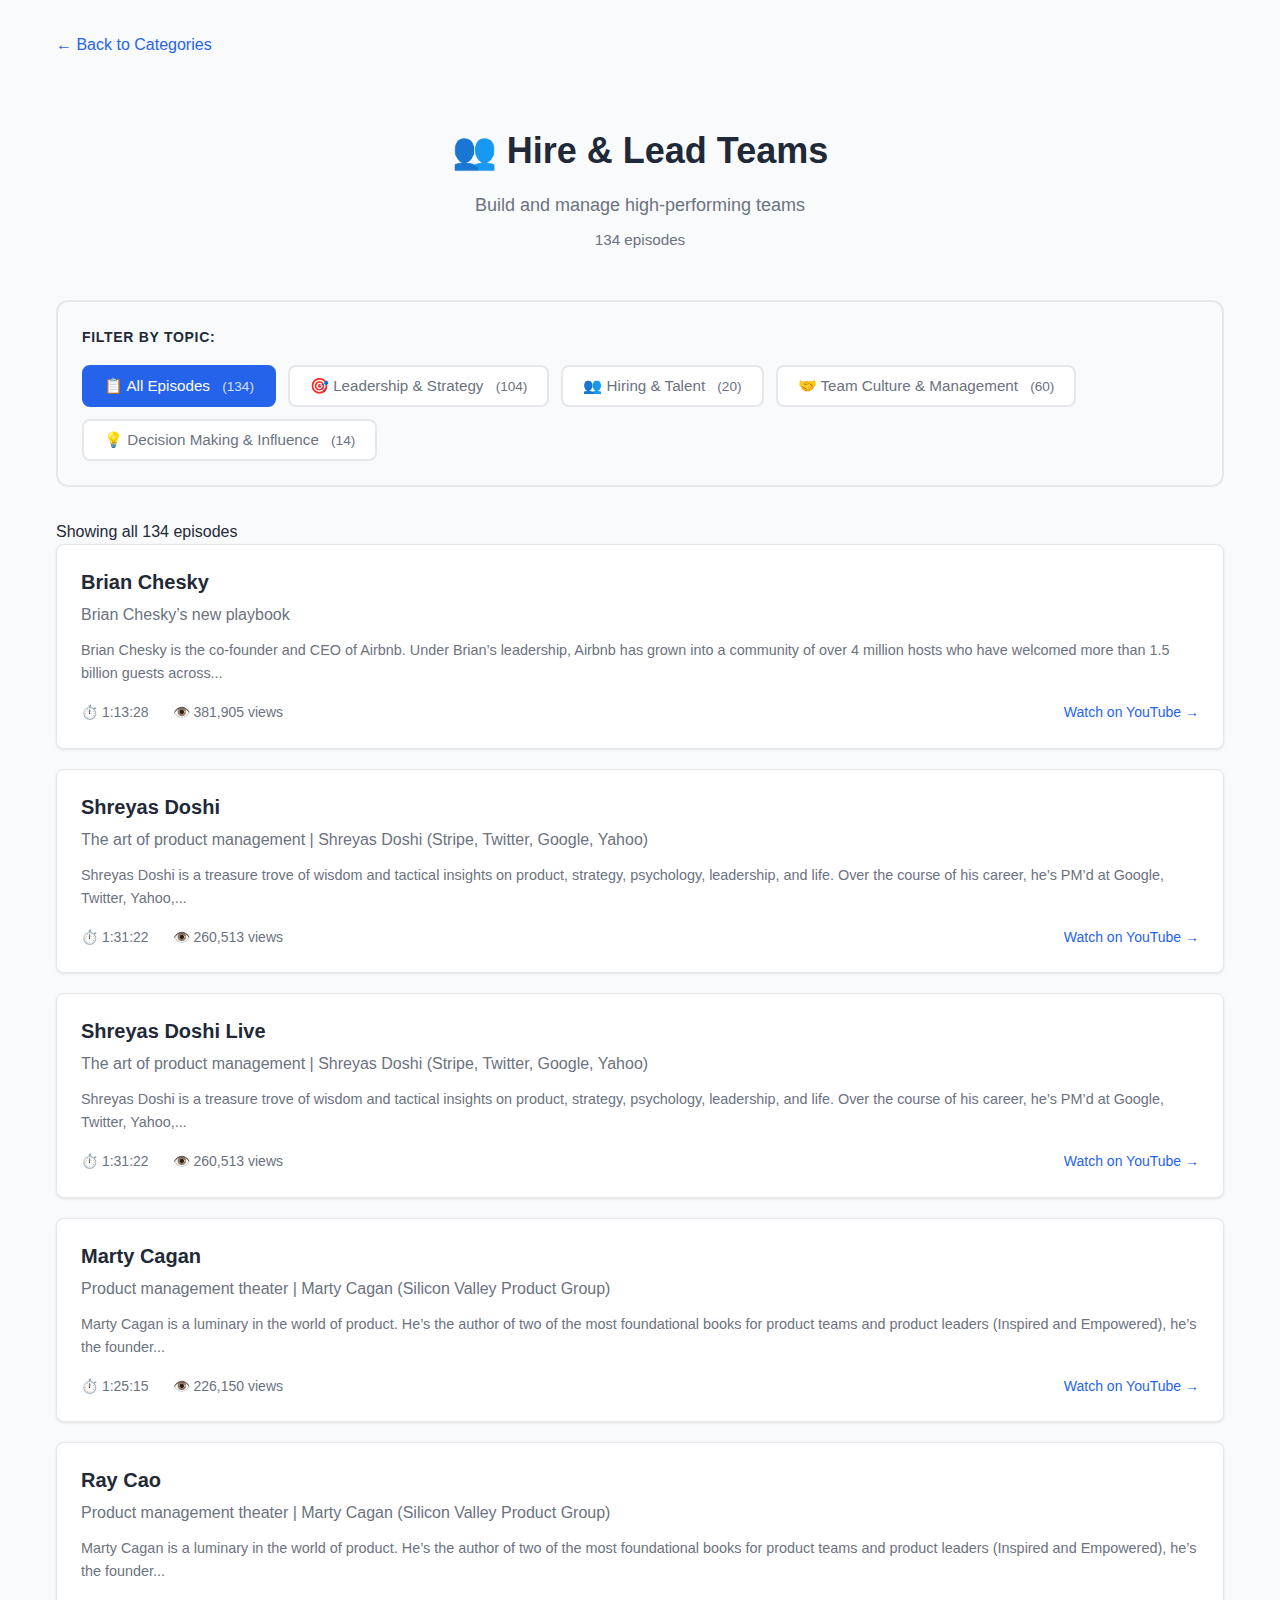
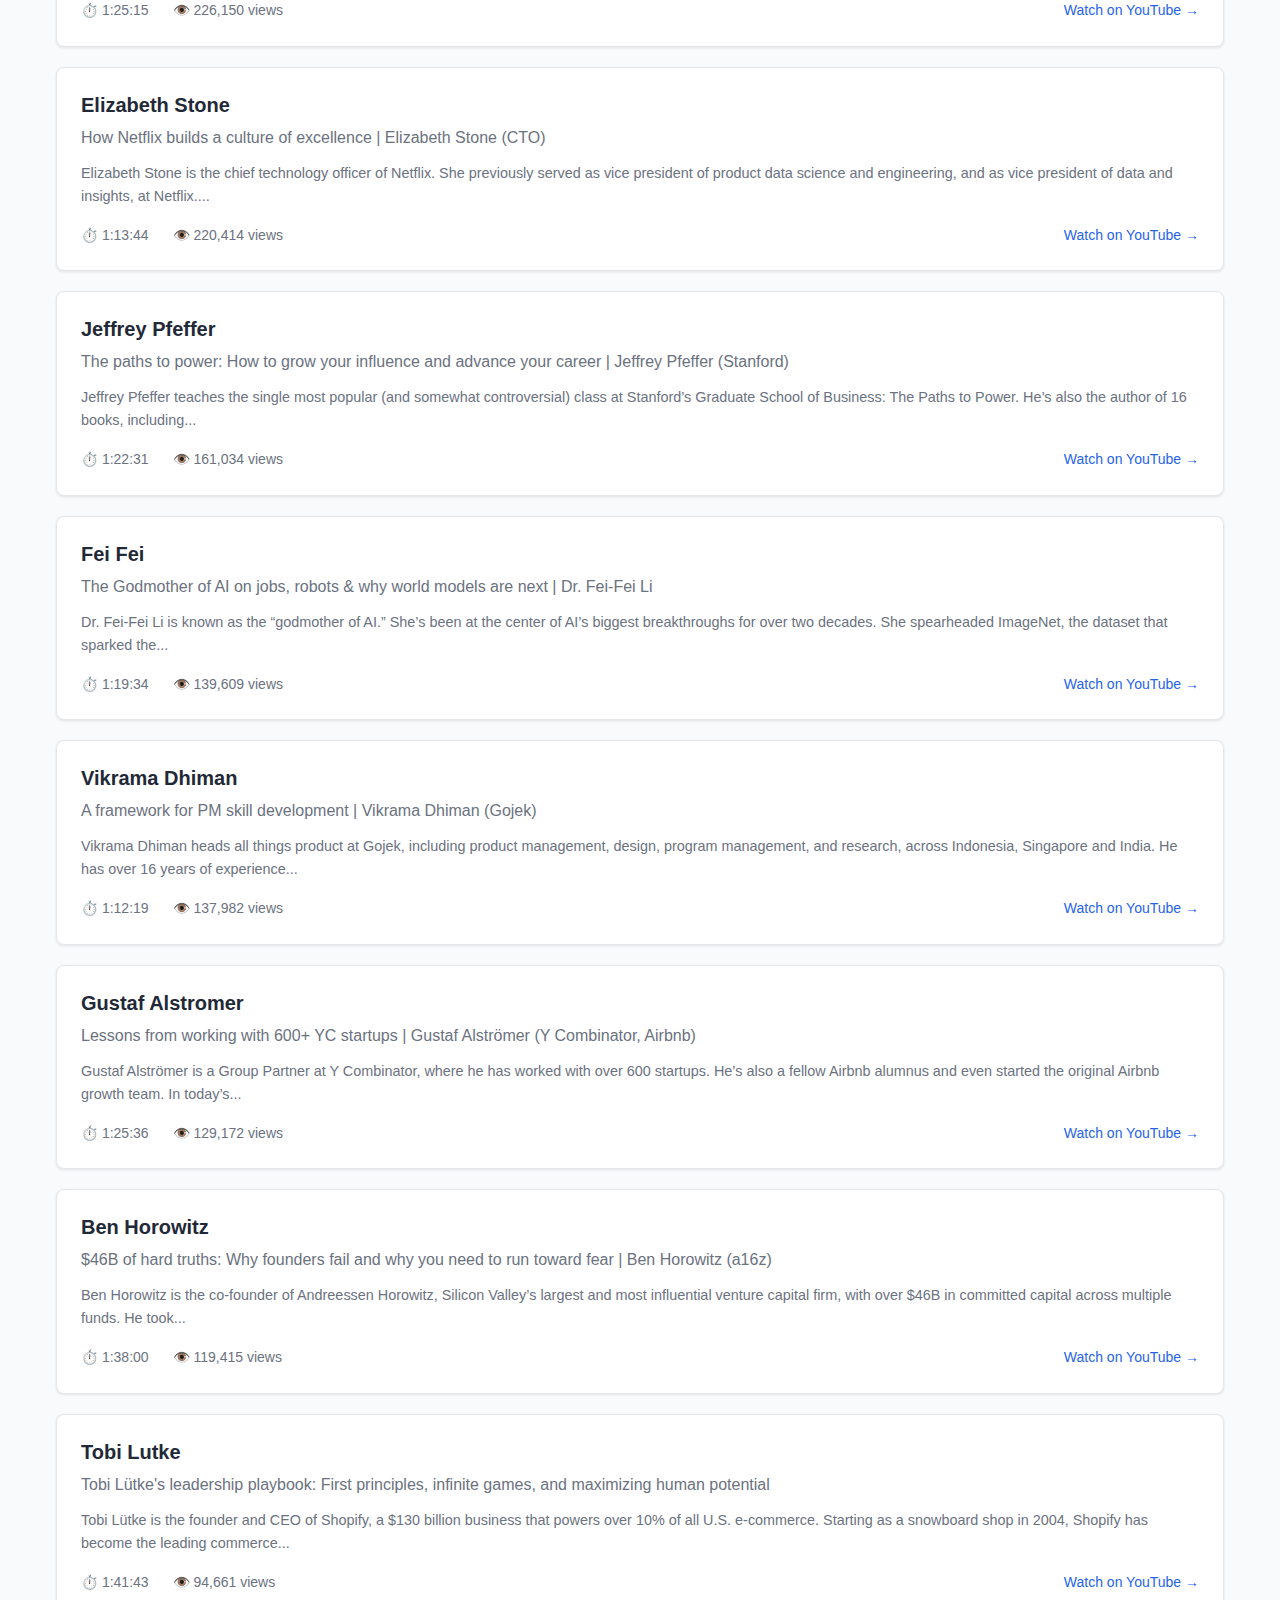
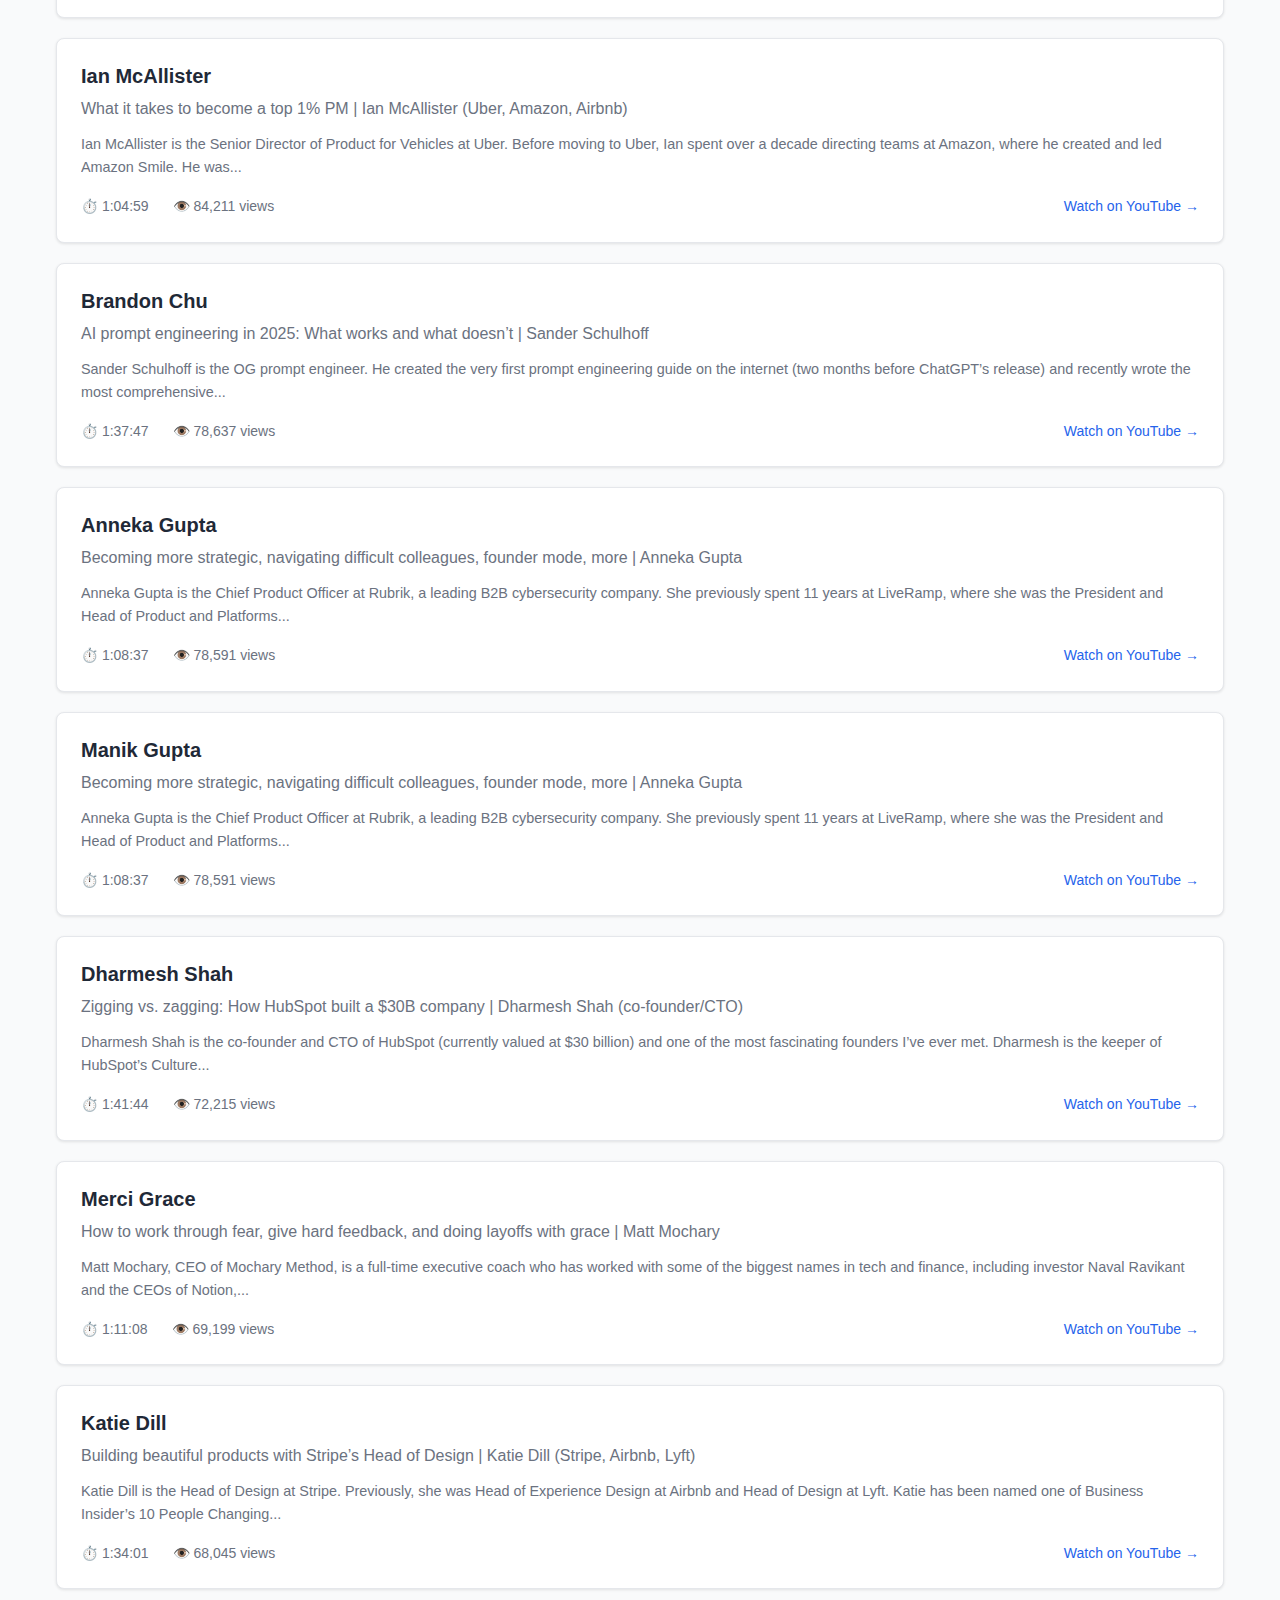
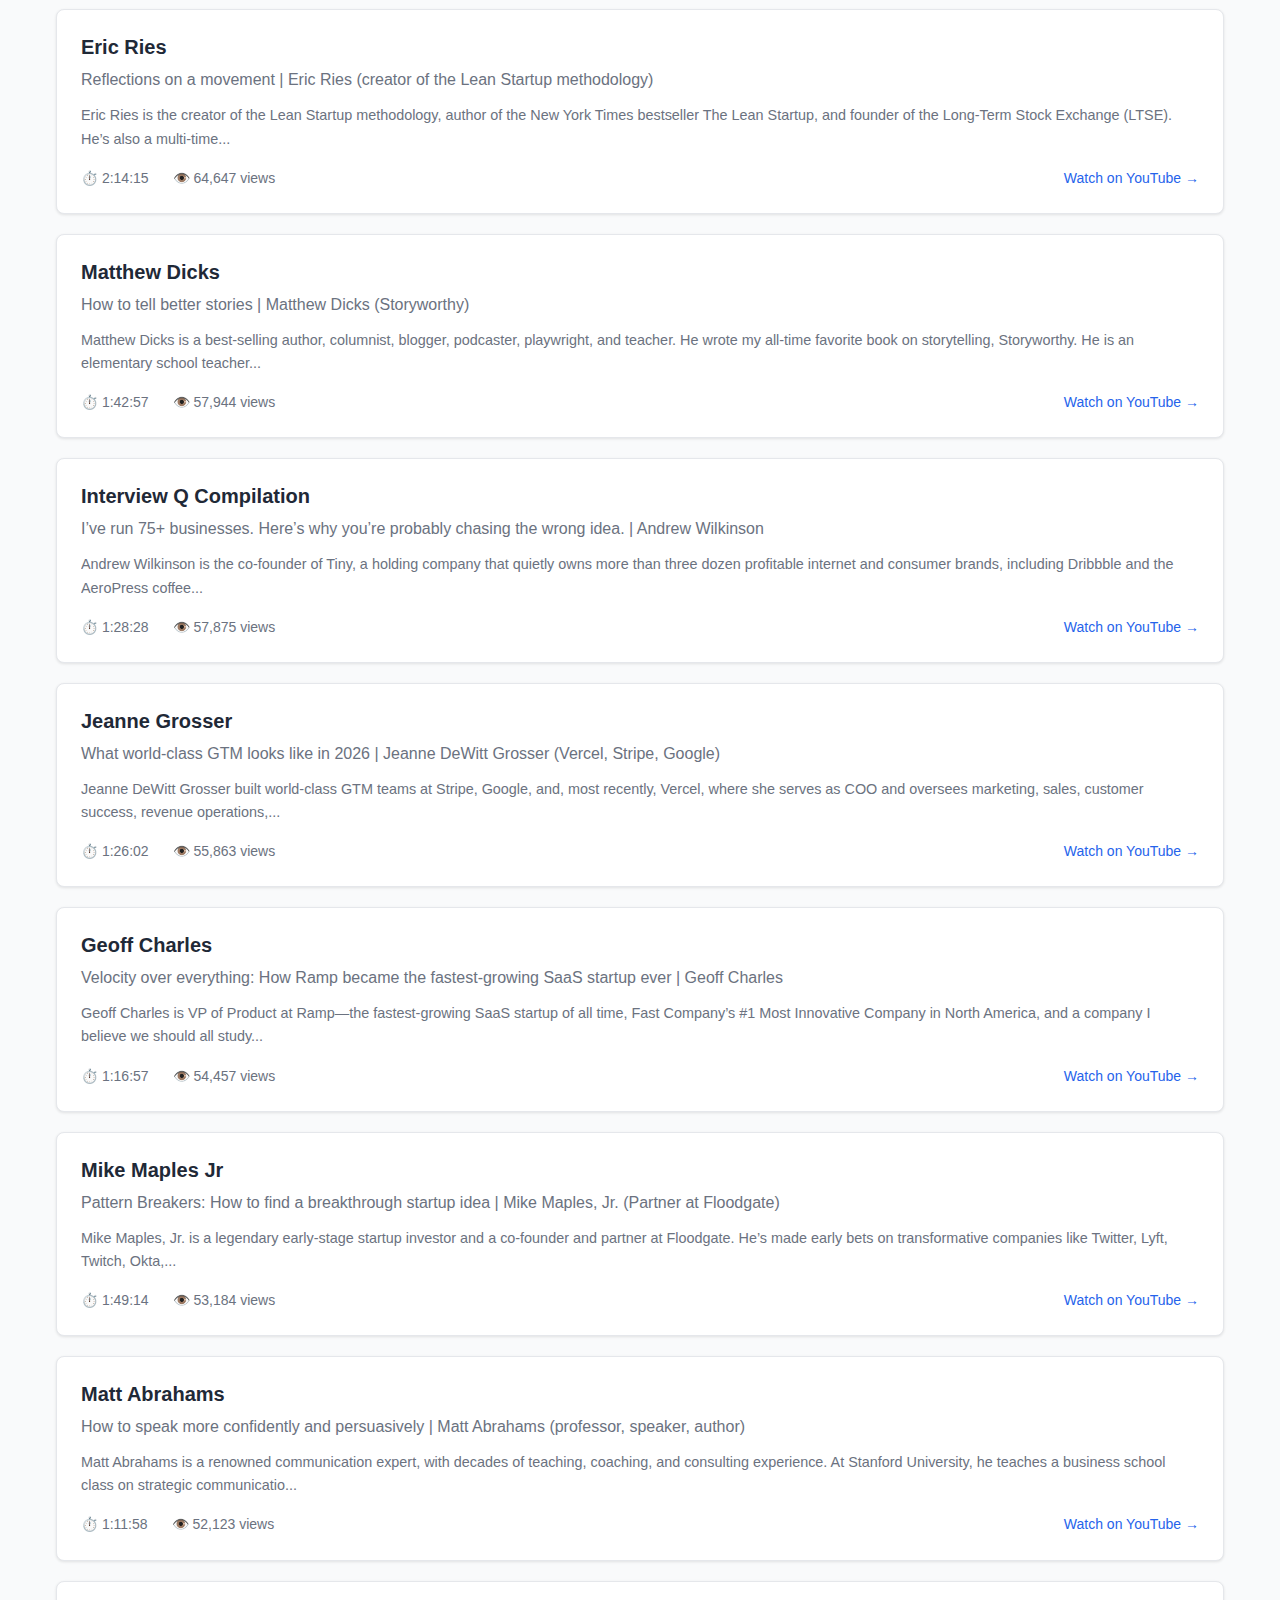
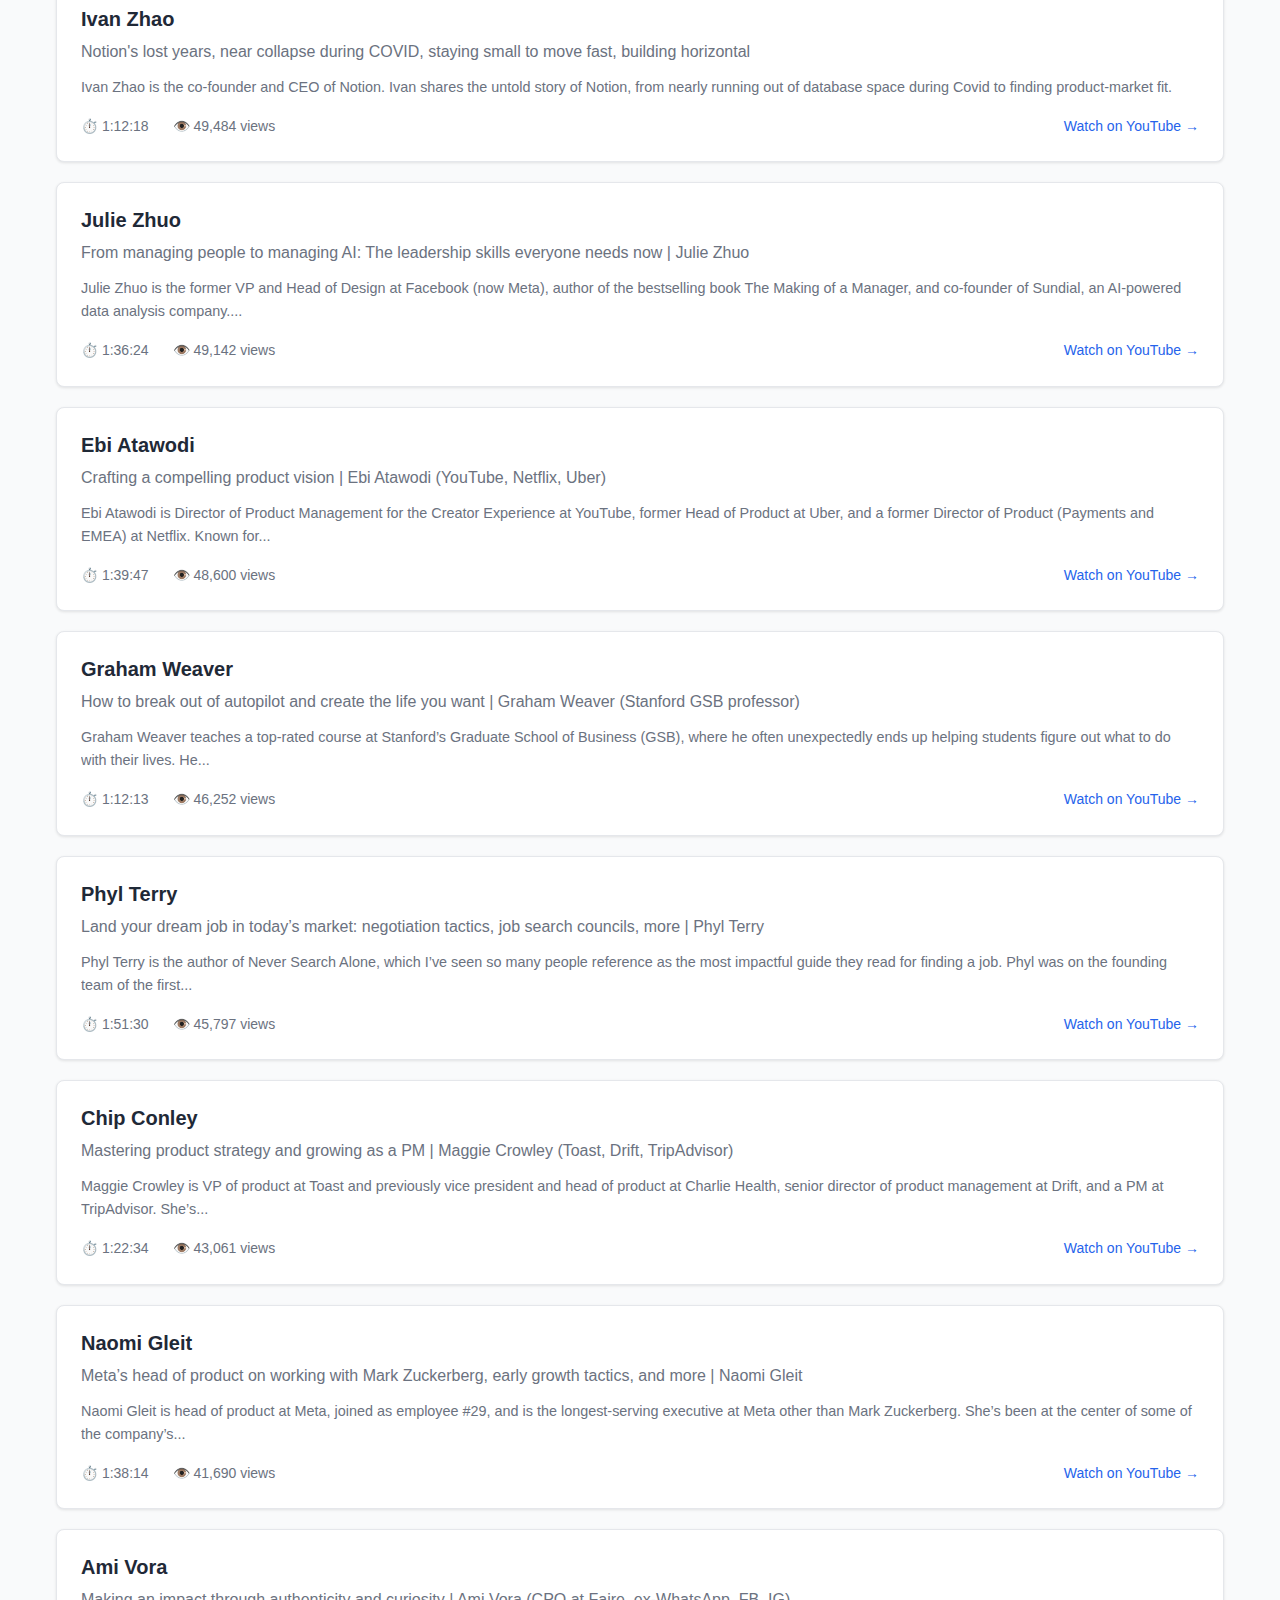
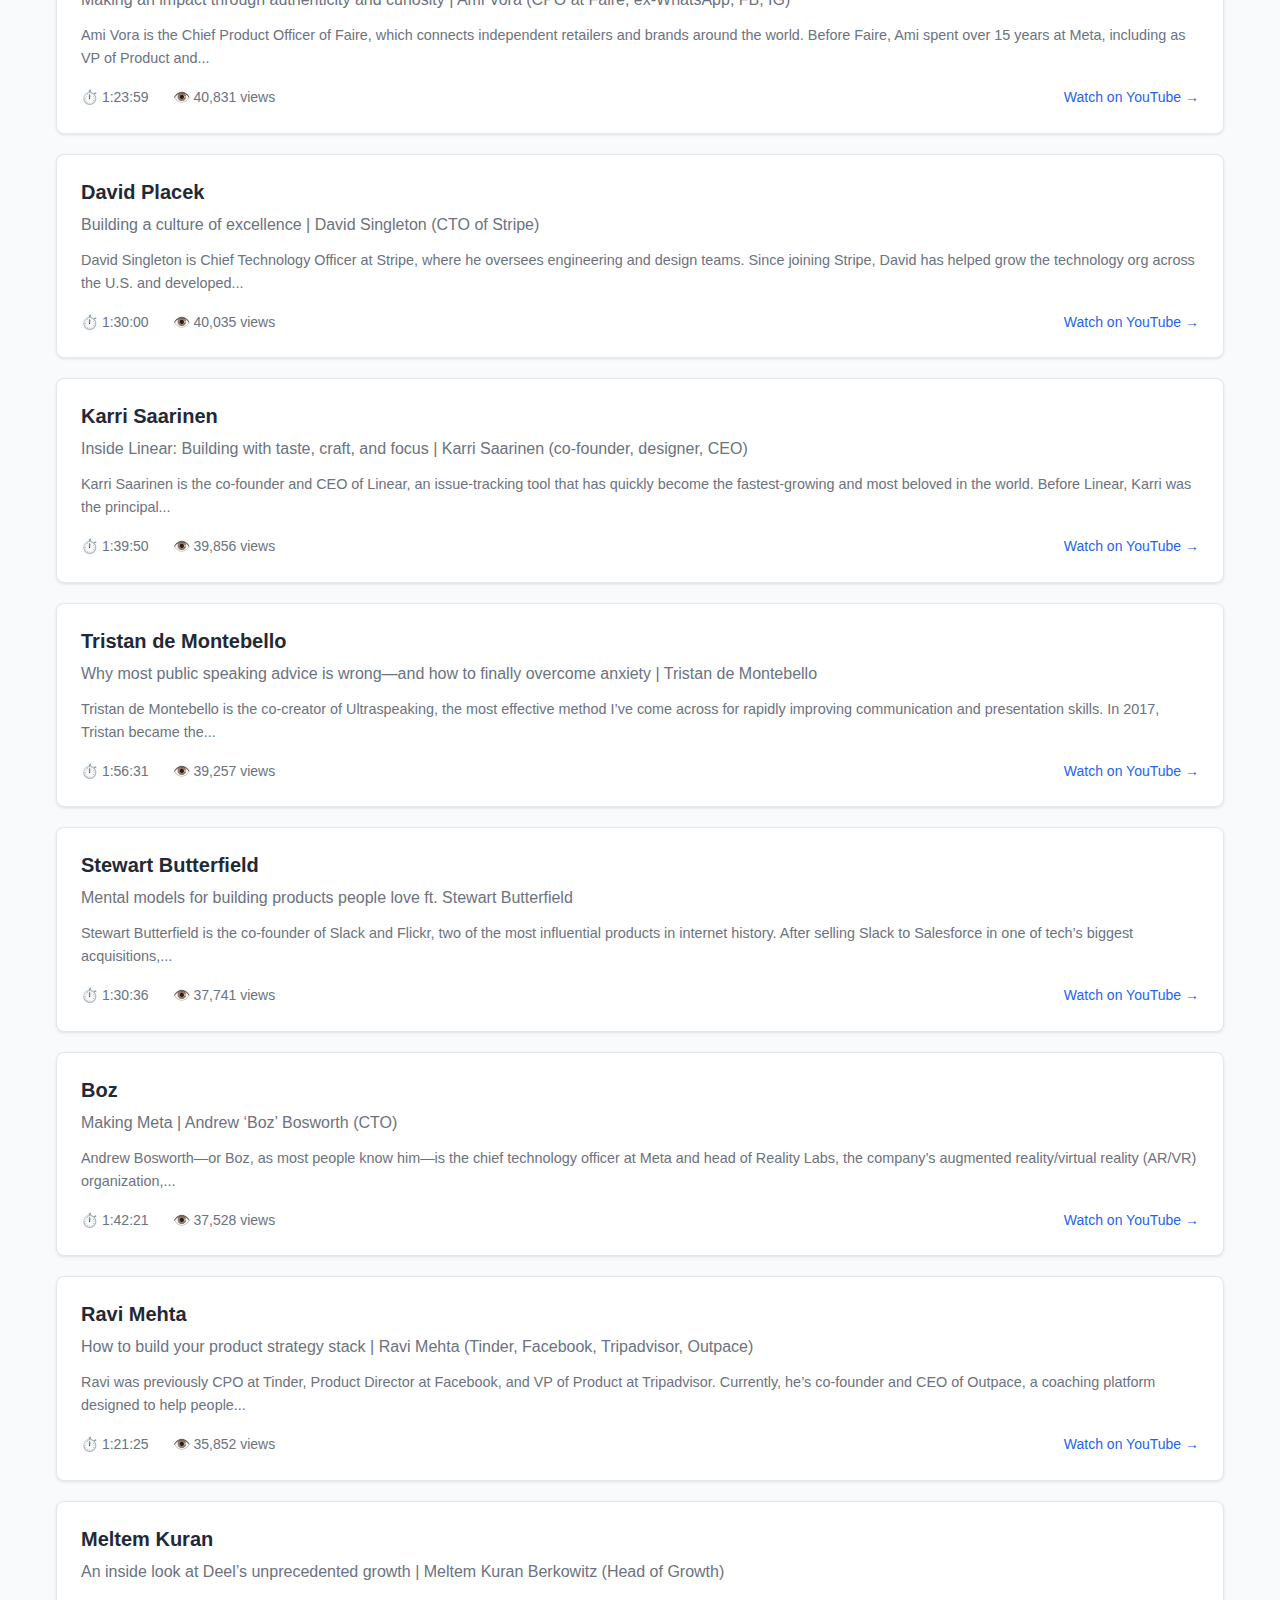
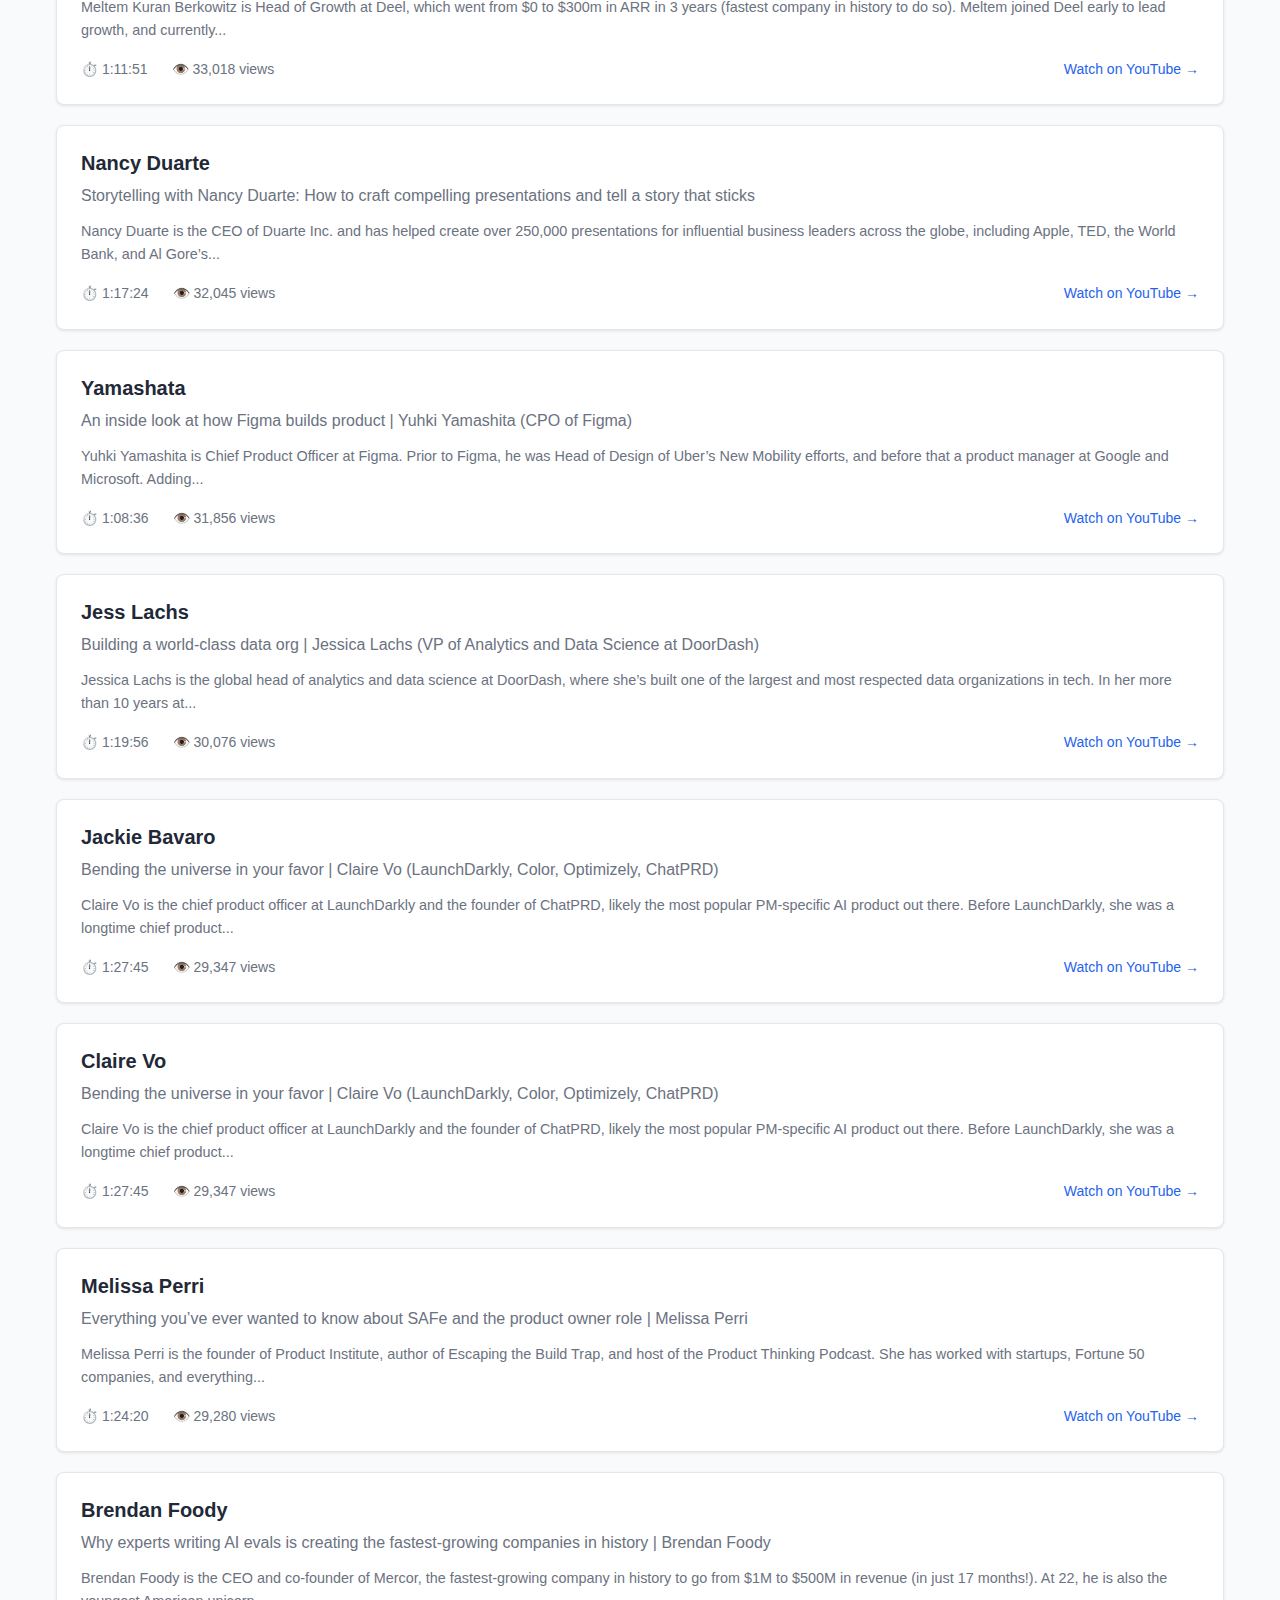
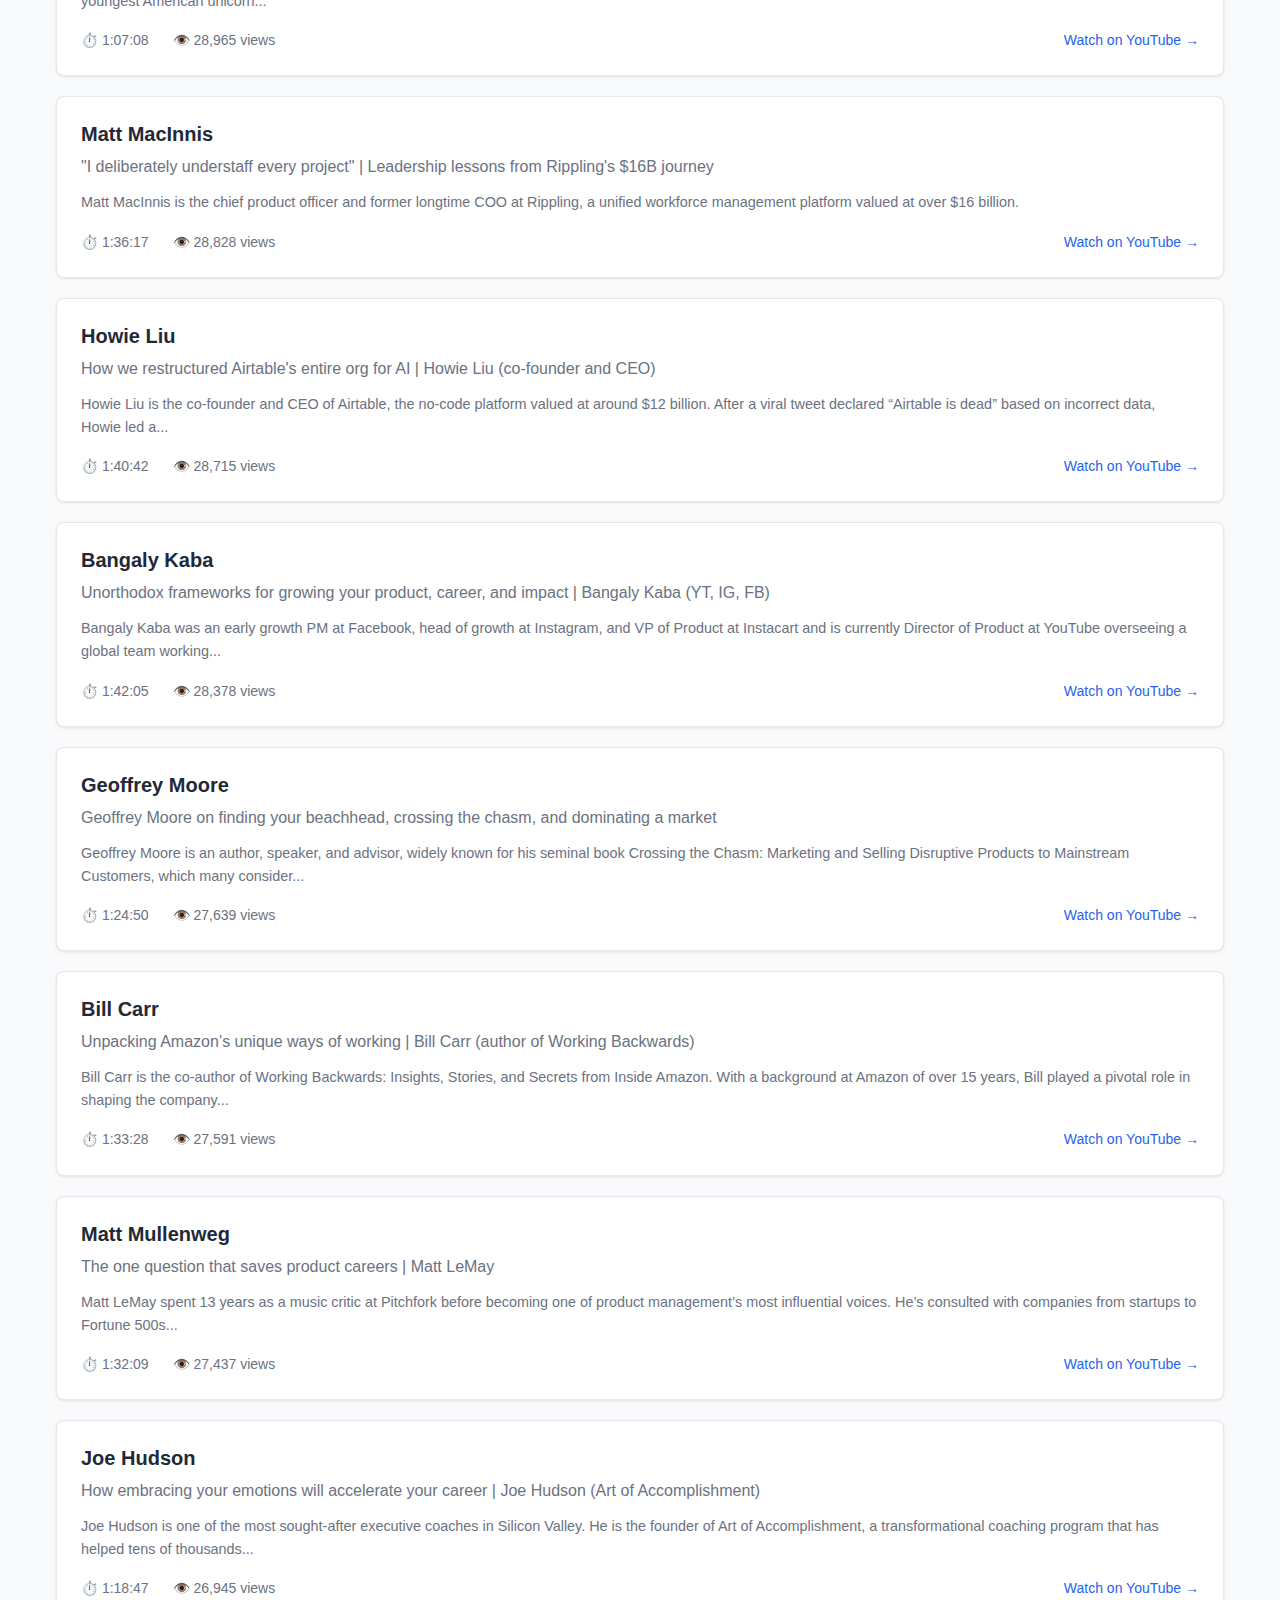
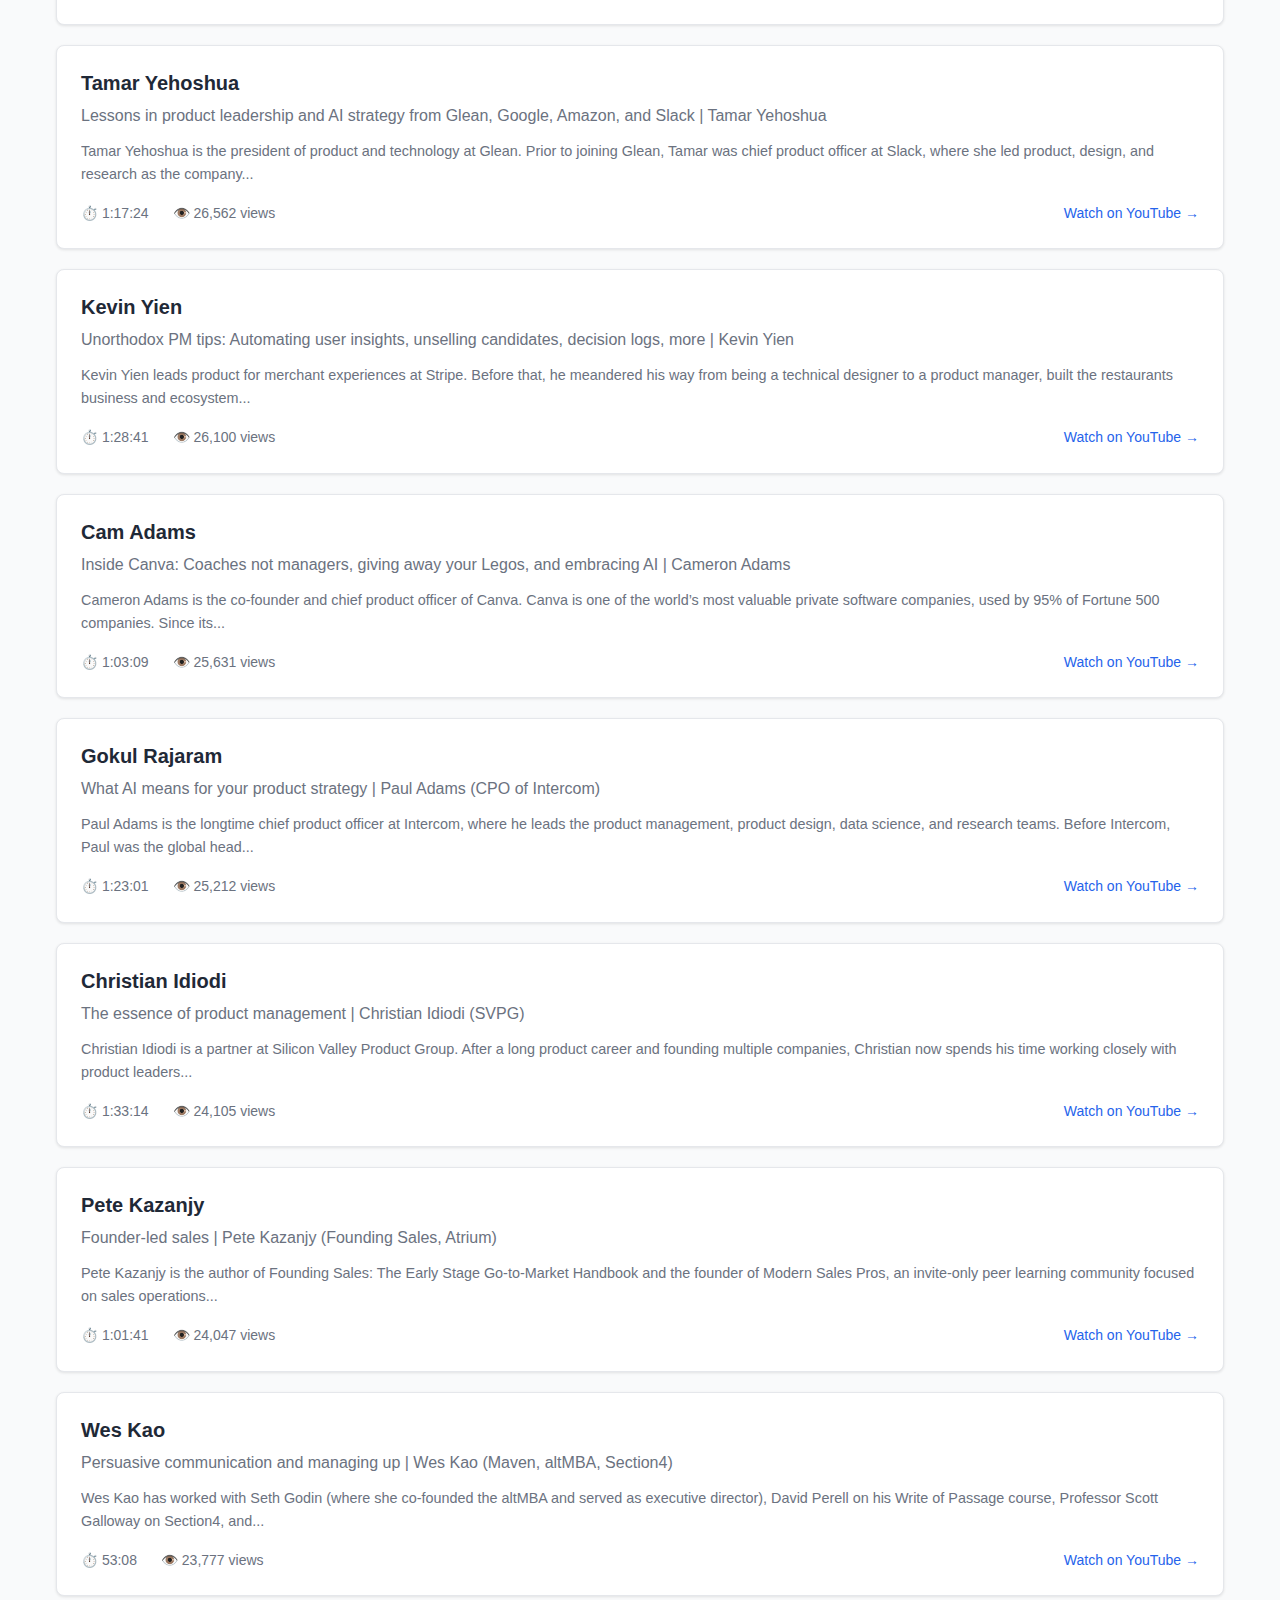
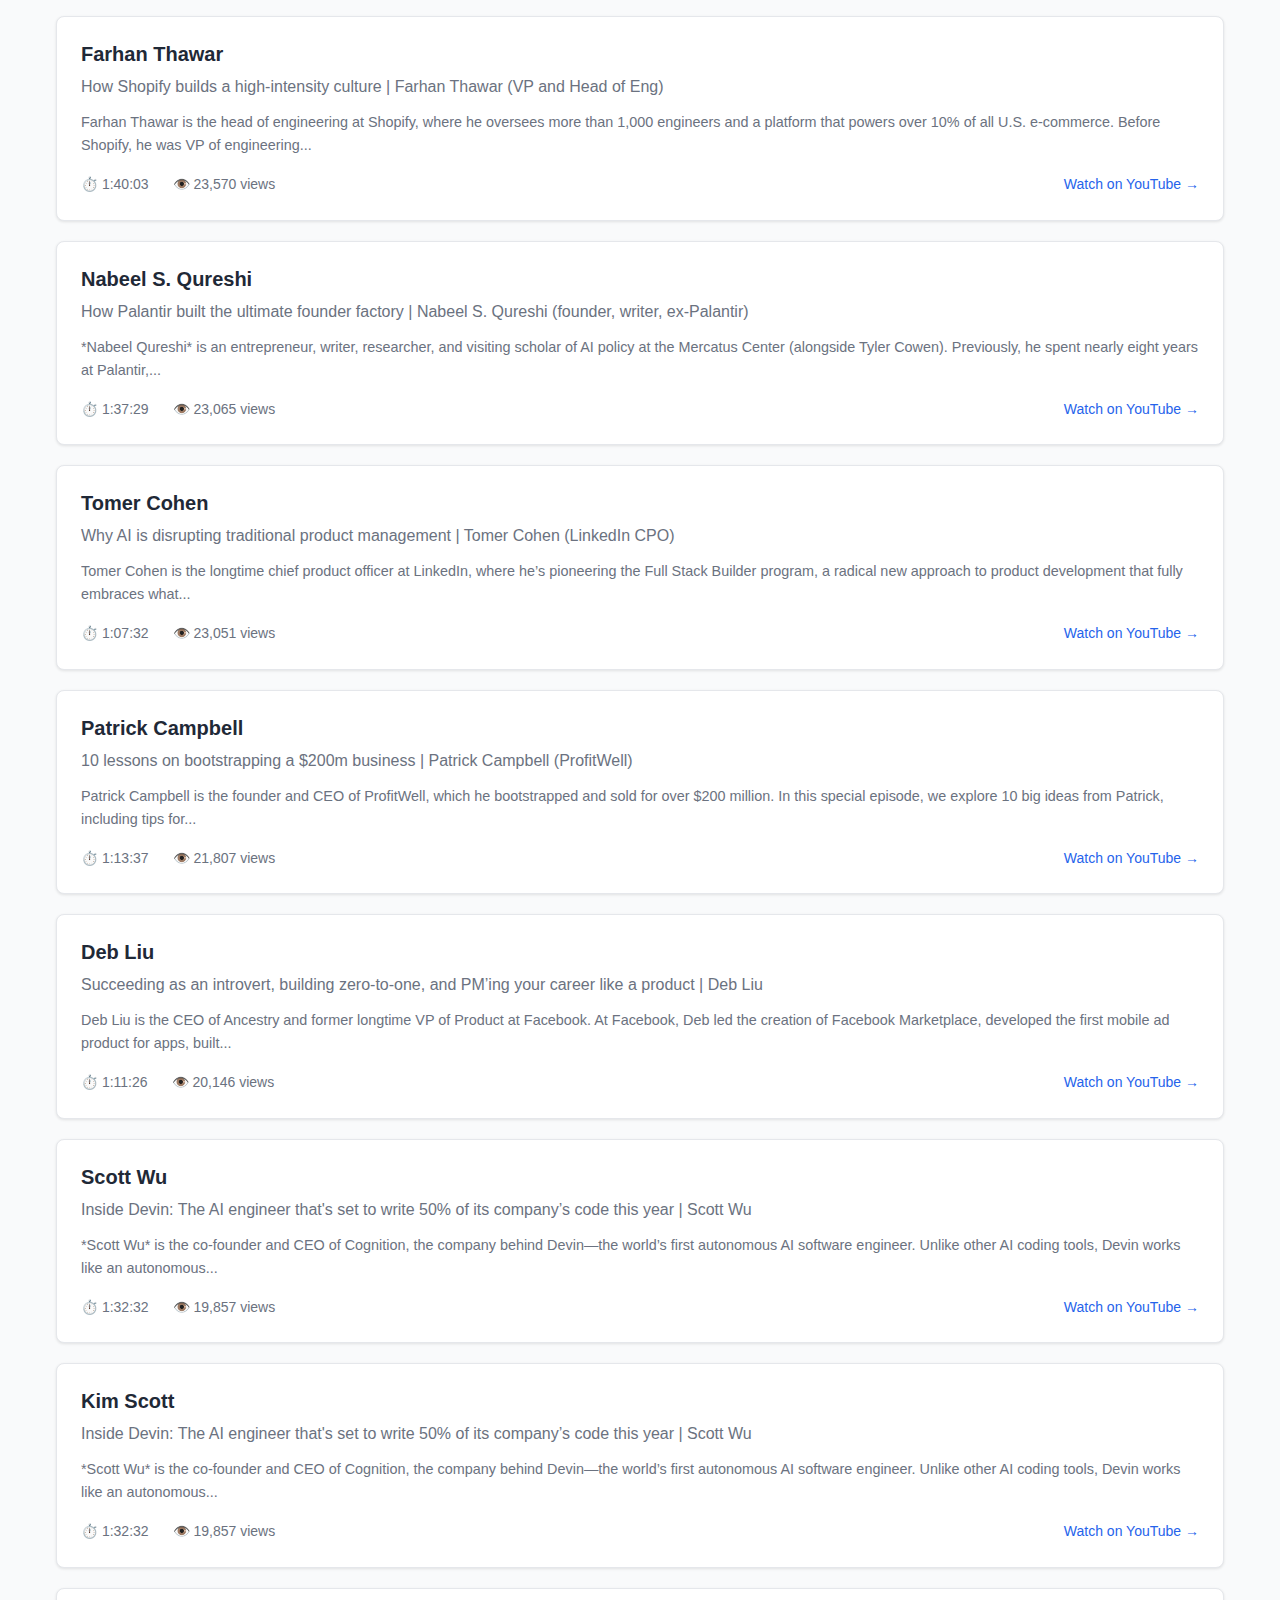
<file: hire-lead-teams.html>
<!DOCTYPE html>
<html lang="en">
<head>
    <meta charset="UTF-8">
    <meta name="viewport" content="width=device-width, initial-scale=1.0">
    <title>👥 Hire & Lead Teams | Lenny's Podcast Navigator</title>
    <meta name="description" content="Build and manage high-performing teams - 134 episodes from Lenny's Podcast">
    <link rel="stylesheet" href="styles.css">
</head>
<body>
    <div class="container">
        <a href="index.html" class="back-link">← Back to Categories</a>
        
        <header class="category-header">
            <h1>👥 Hire & Lead Teams</h1>
            <p class="description">Build and manage high-performing teams</p>
            <p class="count">134 episodes</p>
        </header>

        
        <!-- Subcategory Filters -->
        <div class="subcategory-filters">
            <div class="filter-header">Filter by Topic:</div>
            <div class="filter-buttons">
                <button class="filter-btn active" data-filter="all">
                    📋 All Episodes <span class="count" id="count-all">(134)</span>
                </button>
                <button class="filter-btn" data-filter="leadership">
                    🎯 Leadership & Strategy <span class="count" id="count-leadership">(104)</span>
                </button>
                <button class="filter-btn" data-filter="hiring">
                    👥 Hiring & Talent <span class="count" id="count-hiring">(20)</span>
                </button>
                <button class="filter-btn" data-filter="culture">
                    🤝 Team Culture & Management <span class="count" id="count-culture">(60)</span>
                </button>
                <button class="filter-btn" data-filter="decision">
                    💡 Decision Making & Influence <span class="count" id="count-decision">(14)</span>
                </button>
            </div>
        </div>

        <!-- Results Header -->
        <div class="results-header">
            <span id="results-text">Showing all 134 episodes</span>
        </div>

        <div class="episodes-list">
            
            <a href="https://www.youtube.com/watch?v=4ef0juAMqoE" target="_blank" rel="noopener noreferrer" class="episode-card" data-category="leadership">
                <div class="episode-guest">Brian Chesky</div>
                <div class="episode-title">Brian Chesky’s new playbook</div>
                <div class="episode-description">Brian Chesky is the co-founder and CEO of Airbnb. Under Brian’s leadership, Airbnb has grown into a community of over 4 million hosts who have welcomed more than 1.5 billion guests across...
</div>
                <div class="episode-meta">
                    <span>⏱️ 1:13:28</span>
                    <span>👁️ 381,905 views</span>
                    <span class="watch-link">Watch on YouTube →</span>
                </div>
            </a>
        
            <a href="https://www.youtube.com/watch?v=YP_QghPLG-8" target="_blank" rel="noopener noreferrer" class="episode-card" data-category="leadership hiring culture">
                <div class="episode-guest">Shreyas Doshi</div>
                <div class="episode-title">The art of product management | Shreyas Doshi (Stripe, Twitter, Google, Yahoo)</div>
                <div class="episode-description">Shreyas Doshi is a treasure trove of wisdom and tactical insights on product, strategy, psychology, leadership, and life. Over the course of his career, he’s PM’d at Google, Twitter, Yahoo,...
</div>
                <div class="episode-meta">
                    <span>⏱️ 1:31:22</span>
                    <span>👁️ 260,513 views</span>
                    <span class="watch-link">Watch on YouTube →</span>
                </div>
            </a>
        
            <a href="https://www.youtube.com/watch?v=YP_QghPLG-8" target="_blank" rel="noopener noreferrer" class="episode-card" data-category="leadership hiring culture">
                <div class="episode-guest">Shreyas Doshi Live</div>
                <div class="episode-title">The art of product management | Shreyas Doshi (Stripe, Twitter, Google, Yahoo)</div>
                <div class="episode-description">Shreyas Doshi is a treasure trove of wisdom and tactical insights on product, strategy, psychology, leadership, and life. Over the course of his career, he’s PM’d at Google, Twitter, Yahoo,...
</div>
                <div class="episode-meta">
                    <span>⏱️ 1:31:22</span>
                    <span>👁️ 260,513 views</span>
                    <span class="watch-link">Watch on YouTube →</span>
                </div>
            </a>
        
            <a href="https://www.youtube.com/watch?v=9N4ZgNaWvI0" target="_blank" rel="noopener noreferrer" class="episode-card" data-category="leadership culture decision">
                <div class="episode-guest">Marty Cagan</div>
                <div class="episode-title">Product management theater | Marty Cagan (Silicon Valley Product Group)</div>
                <div class="episode-description">Marty Cagan is a luminary in the world of product. He’s the author of two of the most foundational books for product teams and product leaders (Inspired and Empowered), he’s the founder...
</div>
                <div class="episode-meta">
                    <span>⏱️ 1:25:15</span>
                    <span>👁️ 226,150 views</span>
                    <span class="watch-link">Watch on YouTube →</span>
                </div>
            </a>
        
            <a href="https://www.youtube.com/watch?v=9N4ZgNaWvI0" target="_blank" rel="noopener noreferrer" class="episode-card" data-category="leadership culture decision">
                <div class="episode-guest">Ray Cao</div>
                <div class="episode-title">Product management theater | Marty Cagan (Silicon Valley Product Group)</div>
                <div class="episode-description">Marty Cagan is a luminary in the world of product. He’s the author of two of the most foundational books for product teams and product leaders (Inspired and Empowered), he’s the founder...
</div>
                <div class="episode-meta">
                    <span>⏱️ 1:25:15</span>
                    <span>👁️ 226,150 views</span>
                    <span class="watch-link">Watch on YouTube →</span>
                </div>
            </a>
        
            <a href="https://www.youtube.com/watch?v=2XgU6T4DalY" target="_blank" rel="noopener noreferrer" class="episode-card" data-category="culture">
                <div class="episode-guest">Elizabeth Stone</div>
                <div class="episode-title">How Netflix builds a culture of excellence | Elizabeth Stone (CTO)</div>
                <div class="episode-description">Elizabeth Stone is the chief technology officer of Netflix. She previously served as vice president of product data science and engineering, and as vice president of data and insights, at Netflix....
</div>
                <div class="episode-meta">
                    <span>⏱️ 1:13:44</span>
                    <span>👁️ 220,414 views</span>
                    <span class="watch-link">Watch on YouTube →</span>
                </div>
            </a>
        
            <a href="https://www.youtube.com/watch?v=etVCBDRXUH8" target="_blank" rel="noopener noreferrer" class="episode-card" data-category="hiring decision">
                <div class="episode-guest">Jeffrey Pfeffer</div>
                <div class="episode-title">The paths to power: How to grow your influence and advance your career | Jeffrey Pfeffer (Stanford)</div>
                <div class="episode-description">Jeffrey Pfeffer teaches the single most popular (and somewhat controversial) class at Stanford’s Graduate School of Business: The Paths to Power. He’s also the author of 16 books, including...
</div>
                <div class="episode-meta">
                    <span>⏱️ 1:22:31</span>
                    <span>👁️ 161,034 views</span>
                    <span class="watch-link">Watch on YouTube →</span>
                </div>
            </a>
        
            <a href="https://www.youtube.com/watch?v=Ctjiatnd6Xk" target="_blank" rel="noopener noreferrer" class="episode-card" data-category="leadership">
                <div class="episode-guest">Fei Fei</div>
                <div class="episode-title">The Godmother of AI on jobs, robots & why world models are next | Dr. Fei-Fei Li</div>
                <div class="episode-description">Dr. Fei-Fei Li is known as the “godmother of AI.” She’s been at the center of AI’s biggest breakthroughs for over two decades. She spearheaded ImageNet, the dataset that sparked the...
</div>
                <div class="episode-meta">
                    <span>⏱️ 1:19:34</span>
                    <span>👁️ 139,609 views</span>
                    <span class="watch-link">Watch on YouTube →</span>
                </div>
            </a>
        
            <a href="https://www.youtube.com/watch?v=ImSvm11GR0Y" target="_blank" rel="noopener noreferrer" class="episode-card" data-category="culture">
                <div class="episode-guest">Vikrama Dhiman</div>
                <div class="episode-title">A framework for PM skill development | Vikrama Dhiman (Gojek)</div>
                <div class="episode-description">Vikrama Dhiman heads all things product at Gojek, including product management, design, program management, and research, across Indonesia, Singapore and India. He has over 16 years of experience...
</div>
                <div class="episode-meta">
                    <span>⏱️ 1:12:19</span>
                    <span>👁️ 137,982 views</span>
                    <span class="watch-link">Watch on YouTube →</span>
                </div>
            </a>
        
            <a href="https://www.youtube.com/watch?v=ZoKLofsp8u0" target="_blank" rel="noopener noreferrer" class="episode-card" data-category="culture">
                <div class="episode-guest">Gustaf Alstromer</div>
                <div class="episode-title">Lessons from working with 600+ YC startups | Gustaf Alströmer (Y Combinator, Airbnb)</div>
                <div class="episode-description">Gustaf Alströmer is a Group Partner at Y Combinator, where he has worked with over 600 startups. He’s also a fellow Airbnb alumnus and even started the original Airbnb growth team. In today’s...
</div>
                <div class="episode-meta">
                    <span>⏱️ 1:25:36</span>
                    <span>👁️ 129,172 views</span>
                    <span class="watch-link">Watch on YouTube →</span>
                </div>
            </a>
        
            <a href="https://www.youtube.com/watch?v=KPxTekxQjzc" target="_blank" rel="noopener noreferrer" class="episode-card" data-category="leadership">
                <div class="episode-guest">Ben Horowitz</div>
                <div class="episode-title">$46B of hard truths: Why founders fail and why you need to run toward fear | Ben Horowitz (a16z)</div>
                <div class="episode-description">Ben Horowitz is the co-founder of Andreessen Horowitz, Silicon Valley’s largest and most influential venture capital firm, with over $46B in committed capital across multiple funds. He took...
</div>
                <div class="episode-meta">
                    <span>⏱️ 1:38:00</span>
                    <span>👁️ 119,415 views</span>
                    <span class="watch-link">Watch on YouTube →</span>
                </div>
            </a>
        
            <a href="https://www.youtube.com/watch?v=tq6vdDJQXvs" target="_blank" rel="noopener noreferrer" class="episode-card" data-category="leadership decision">
                <div class="episode-guest">Tobi Lutke</div>
                <div class="episode-title">Tobi Lütke's leadership playbook: First principles, infinite games, and maximizing human potential</div>
                <div class="episode-description">Tobi Lütke is the founder and CEO of Shopify, a $130 billion business that powers over 10% of all U.S. e-commerce. Starting as a snowboard shop in 2004, Shopify has become the leading commerce...</div>
                <div class="episode-meta">
                    <span>⏱️ 1:41:43</span>
                    <span>👁️ 94,661 views</span>
                    <span class="watch-link">Watch on YouTube →</span>
                </div>
            </a>
        
            <a href="https://www.youtube.com/watch?v=7gaPPrAd7nc" target="_blank" rel="noopener noreferrer" class="episode-card" data-category="culture">
                <div class="episode-guest">Ian McAllister</div>
                <div class="episode-title">What it takes to become a top 1% PM | Ian McAllister (Uber, Amazon, Airbnb)</div>
                <div class="episode-description">Ian McAllister is the Senior Director of Product for Vehicles at Uber. Before moving to Uber, Ian spent over a decade directing teams at Amazon, where he created and led Amazon Smile. He was...
</div>
                <div class="episode-meta">
                    <span>⏱️ 1:04:59</span>
                    <span>👁️ 84,211 views</span>
                    <span class="watch-link">Watch on YouTube →</span>
                </div>
            </a>
        
            <a href="https://www.youtube.com/watch?v=eKuFqQKYRrA" target="_blank" rel="noopener noreferrer" class="episode-card" data-category="leadership">
                <div class="episode-guest">Brandon Chu</div>
                <div class="episode-title">AI prompt engineering in 2025: What works and what doesn’t | Sander Schulhoff</div>
                <div class="episode-description">Sander Schulhoff is the OG prompt engineer. He created the very first prompt engineering guide on the internet (two months before ChatGPT’s release) and recently wrote the most comprehensive...</div>
                <div class="episode-meta">
                    <span>⏱️ 1:37:47</span>
                    <span>👁️ 78,637 views</span>
                    <span class="watch-link">Watch on YouTube →</span>
                </div>
            </a>
        
            <a href="https://www.youtube.com/watch?v=E3dUveqt9Bw" target="_blank" rel="noopener noreferrer" class="episode-card" data-category="leadership">
                <div class="episode-guest">Anneka Gupta</div>
                <div class="episode-title">Becoming more strategic, navigating difficult colleagues, founder mode, more | Anneka Gupta</div>
                <div class="episode-description">Anneka Gupta is the Chief Product Officer at Rubrik, a leading B2B cybersecurity company. She previously spent 11 years at LiveRamp, where she was the President and Head of Product and Platforms...
</div>
                <div class="episode-meta">
                    <span>⏱️ 1:08:37</span>
                    <span>👁️ 78,591 views</span>
                    <span class="watch-link">Watch on YouTube →</span>
                </div>
            </a>
        
            <a href="https://www.youtube.com/watch?v=E3dUveqt9Bw" target="_blank" rel="noopener noreferrer" class="episode-card" data-category="leadership">
                <div class="episode-guest">Manik Gupta</div>
                <div class="episode-title">Becoming more strategic, navigating difficult colleagues, founder mode, more | Anneka Gupta</div>
                <div class="episode-description">Anneka Gupta is the Chief Product Officer at Rubrik, a leading B2B cybersecurity company. She previously spent 11 years at LiveRamp, where she was the President and Head of Product and Platforms...
</div>
                <div class="episode-meta">
                    <span>⏱️ 1:08:37</span>
                    <span>👁️ 78,591 views</span>
                    <span class="watch-link">Watch on YouTube →</span>
                </div>
            </a>
        
            <a href="https://www.youtube.com/watch?v=dpw9Ue1HU48" target="_blank" rel="noopener noreferrer" class="episode-card" data-category="leadership culture">
                <div class="episode-guest">Dharmesh Shah</div>
                <div class="episode-title">Zigging vs. zagging: How HubSpot built a $30B company | Dharmesh Shah (co-founder/CTO)</div>
                <div class="episode-description">Dharmesh Shah is the co-founder and CTO of HubSpot (currently valued at $30 billion) and one of the most fascinating founders I’ve ever met. Dharmesh is the keeper of HubSpot’s Culture...
</div>
                <div class="episode-meta">
                    <span>⏱️ 1:41:44</span>
                    <span>👁️ 72,215 views</span>
                    <span class="watch-link">Watch on YouTube →</span>
                </div>
            </a>
        
            <a href="https://www.youtube.com/watch?v=bCel0X2Ta7U" target="_blank" rel="noopener noreferrer" class="episode-card" data-category="leadership culture">
                <div class="episode-guest">Merci Grace</div>
                <div class="episode-title">How to work through fear, give hard feedback, and doing layoffs with grace | Matt Mochary</div>
                <div class="episode-description">Matt Mochary, CEO of Mochary Method, is a full-time executive coach who has worked with some of the biggest names in tech and finance, including investor Naval Ravikant and the CEOs of Notion,...</div>
                <div class="episode-meta">
                    <span>⏱️ 1:11:08</span>
                    <span>👁️ 69,199 views</span>
                    <span class="watch-link">Watch on YouTube →</span>
                </div>
            </a>
        
            <a href="https://www.youtube.com/watch?v=gfEEcssu304" target="_blank" rel="noopener noreferrer" class="episode-card" data-category="leadership">
                <div class="episode-guest">Katie Dill</div>
                <div class="episode-title">Building beautiful products with Stripe’s Head of Design | Katie Dill (Stripe, Airbnb, Lyft)</div>
                <div class="episode-description">Katie Dill is the Head of Design at Stripe. Previously, she was Head of Experience Design at Airbnb and Head of Design at Lyft. Katie has been named one of Business Insider’s 10 People Changing...
</div>
                <div class="episode-meta">
                    <span>⏱️ 1:34:01</span>
                    <span>👁️ 68,045 views</span>
                    <span class="watch-link">Watch on YouTube →</span>
                </div>
            </a>
        
            <a href="https://www.youtube.com/watch?v=xzebbzIntFc" target="_blank" rel="noopener noreferrer" class="episode-card" data-category="leadership">
                <div class="episode-guest">Eric Ries</div>
                <div class="episode-title">Reflections on a movement | Eric Ries (creator of the Lean Startup methodology)</div>
                <div class="episode-description">Eric Ries is the creator of the Lean Startup methodology, author of the New York Times bestseller The Lean Startup, and founder of the Long-Term Stock Exchange (LTSE). He’s also a multi-time...
</div>
                <div class="episode-meta">
                    <span>⏱️ 2:14:15</span>
                    <span>👁️ 64,647 views</span>
                    <span class="watch-link">Watch on YouTube →</span>
                </div>
            </a>
        
            <a href="https://www.youtube.com/watch?v=J4wguyJZI6A" target="_blank" rel="noopener noreferrer" class="episode-card" data-category="leadership">
                <div class="episode-guest">Matthew Dicks</div>
                <div class="episode-title">How to tell better stories | Matthew Dicks (Storyworthy)</div>
                <div class="episode-description">Matthew Dicks is a best-selling author, columnist, blogger, podcaster, playwright, and teacher. He wrote my all-time favorite book on storytelling, Storyworthy. He is an elementary school teacher...
</div>
                <div class="episode-meta">
                    <span>⏱️ 1:42:57</span>
                    <span>👁️ 57,944 views</span>
                    <span class="watch-link">Watch on YouTube →</span>
                </div>
            </a>
        
            <a href="https://www.youtube.com/watch?v=VxAwUb86MUE" target="_blank" rel="noopener noreferrer" class="episode-card" data-category="leadership hiring">
                <div class="episode-guest">Interview Q Compilation</div>
                <div class="episode-title">I’ve run 75+ businesses. Here’s why you’re probably chasing the wrong idea. | Andrew Wilkinson</div>
                <div class="episode-description">Andrew Wilkinson is the co‑founder of Tiny, a holding company that quietly owns more than three dozen profitable internet and consumer brands, including Dribbble and the AeroPress coffee...
</div>
                <div class="episode-meta">
                    <span>⏱️ 1:28:28</span>
                    <span>👁️ 57,875 views</span>
                    <span class="watch-link">Watch on YouTube →</span>
                </div>
            </a>
        
            <a href="https://www.youtube.com/watch?v=RmnWHz8HD74" target="_blank" rel="noopener noreferrer" class="episode-card" data-category="culture">
                <div class="episode-guest">Jeanne Grosser</div>
                <div class="episode-title">What world-class GTM looks like in 2026 | Jeanne DeWitt Grosser (Vercel, Stripe, Google)</div>
                <div class="episode-description">Jeanne DeWitt Grosser built world-class GTM teams at Stripe, Google, and, most recently, Vercel, where she serves as COO and oversees marketing, sales, customer success, revenue operations,...
</div>
                <div class="episode-meta">
                    <span>⏱️ 1:26:02</span>
                    <span>👁️ 55,863 views</span>
                    <span class="watch-link">Watch on YouTube →</span>
                </div>
            </a>
        
            <a href="https://www.youtube.com/watch?v=aNJDZ_RzTVk" target="_blank" rel="noopener noreferrer" class="episode-card" data-category="leadership">
                <div class="episode-guest">Geoff Charles</div>
                <div class="episode-title">Velocity over everything: How Ramp became the fastest-growing SaaS startup ever | Geoff Charles</div>
                <div class="episode-description">Geoff Charles is VP of Product at Ramp—the fastest-growing SaaS startup of all time, Fast Company’s #1 Most Innovative Company in North America, and a company I believe we should all study...
</div>
                <div class="episode-meta">
                    <span>⏱️ 1:16:57</span>
                    <span>👁️ 54,457 views</span>
                    <span class="watch-link">Watch on YouTube →</span>
                </div>
            </a>
        
            <a href="https://www.youtube.com/watch?v=h9o6gPQA6LA" target="_blank" rel="noopener noreferrer" class="episode-card" data-category="leadership">
                <div class="episode-guest">Mike Maples Jr</div>
                <div class="episode-title">Pattern Breakers: How to find a breakthrough startup idea | Mike Maples, Jr. (Partner at Floodgate)</div>
                <div class="episode-description">Mike Maples, Jr. is a legendary early-stage startup investor and a co-founder and partner at Floodgate. He’s made early bets on transformative companies like Twitter, Lyft, Twitch, Okta,...
</div>
                <div class="episode-meta">
                    <span>⏱️ 1:49:14</span>
                    <span>👁️ 53,184 views</span>
                    <span class="watch-link">Watch on YouTube →</span>
                </div>
            </a>
        
            <a href="https://www.youtube.com/watch?v=LpbBzmXrzEY" target="_blank" rel="noopener noreferrer" class="episode-card" data-category="leadership culture">
                <div class="episode-guest">Matt Abrahams</div>
                <div class="episode-title">How to speak more confidently and persuasively | Matt Abrahams (professor, speaker, author)</div>
                <div class="episode-description">Matt Abrahams is a renowned communication expert, with decades of teaching, coaching, and consulting experience. At Stanford University, he teaches a business school class on strategic communicatio...
</div>
                <div class="episode-meta">
                    <span>⏱️ 1:11:58</span>
                    <span>👁️ 52,123 views</span>
                    <span class="watch-link">Watch on YouTube →</span>
                </div>
            </a>
        
            <a href="https://www.youtube.com/watch?v=IIPKMixTMfE" target="_blank" rel="noopener noreferrer" class="episode-card" data-category="leadership">
                <div class="episode-guest">Ivan Zhao</div>
                <div class="episode-title">Notion's lost years, near collapse during COVID, staying small to move fast, building horizontal</div>
                <div class="episode-description">Ivan Zhao is the co-founder and CEO of Notion. Ivan shares the untold story of Notion, from nearly running out of database space during Covid to finding product-market fit.</div>
                <div class="episode-meta">
                    <span>⏱️ 1:12:18</span>
                    <span>👁️ 49,484 views</span>
                    <span class="watch-link">Watch on YouTube →</span>
                </div>
            </a>
        
            <a href="https://www.youtube.com/watch?v=c_w0LaFahxk" target="_blank" rel="noopener noreferrer" class="episode-card" data-category="leadership culture decision">
                <div class="episode-guest">Julie Zhuo</div>
                <div class="episode-title">From managing people to managing AI: The leadership skills everyone needs now | Julie Zhuo</div>
                <div class="episode-description">Julie Zhuo is the former VP and Head of Design at Facebook (now Meta), author of the bestselling book The Making of a Manager, and co-founder of Sundial, an AI-powered data analysis company....
</div>
                <div class="episode-meta">
                    <span>⏱️ 1:36:24</span>
                    <span>👁️ 49,142 views</span>
                    <span class="watch-link">Watch on YouTube →</span>
                </div>
            </a>
        
            <a href="https://www.youtube.com/watch?v=tBPTwUmaxDs" target="_blank" rel="noopener noreferrer" class="episode-card" data-category="leadership culture">
                <div class="episode-guest">Ebi Atawodi</div>
                <div class="episode-title">Crafting a compelling product vision | Ebi Atawodi (YouTube, Netflix, Uber)</div>
                <div class="episode-description">Ebi Atawodi is Director of Product Management for the Creator Experience at YouTube, former Head of Product at Uber, and a former Director of Product (Payments and EMEA) at Netflix. Known for...
</div>
                <div class="episode-meta">
                    <span>⏱️ 1:39:47</span>
                    <span>👁️ 48,600 views</span>
                    <span class="watch-link">Watch on YouTube →</span>
                </div>
            </a>
        
            <a href="https://www.youtube.com/watch?v=UpGR9P0Ufts" target="_blank" rel="noopener noreferrer" class="episode-card" data-category="leadership">
                <div class="episode-guest">Graham Weaver</div>
                <div class="episode-title">How to break out of autopilot and create the life you want | Graham Weaver (Stanford GSB professor)</div>
                <div class="episode-description">Graham Weaver teaches a top-rated course at Stanford’s Graduate School of Business (GSB), where he often unexpectedly ends up helping students figure out what to do with their lives. He...
</div>
                <div class="episode-meta">
                    <span>⏱️ 1:12:13</span>
                    <span>👁️ 46,252 views</span>
                    <span class="watch-link">Watch on YouTube →</span>
                </div>
            </a>
        
            <a href="https://www.youtube.com/watch?v=OH3nzRdwYPA" target="_blank" rel="noopener noreferrer" class="episode-card" data-category="culture decision">
                <div class="episode-guest">Phyl Terry</div>
                <div class="episode-title">Land your dream job in today’s market: negotiation tactics, job search councils, more | Phyl Terry</div>
                <div class="episode-description">Phyl Terry is the author of Never Search Alone, which I’ve seen so many people reference as the most impactful guide they read for finding a job. Phyl was on the founding team of the first...
</div>
                <div class="episode-meta">
                    <span>⏱️ 1:51:30</span>
                    <span>👁️ 45,797 views</span>
                    <span class="watch-link">Watch on YouTube →</span>
                </div>
            </a>
        
            <a href="https://www.youtube.com/watch?v=4LjddcccYIo" target="_blank" rel="noopener noreferrer" class="episode-card" data-category="leadership culture">
                <div class="episode-guest">Chip Conley</div>
                <div class="episode-title">Mastering product strategy and growing as a PM | Maggie Crowley (Toast, Drift, TripAdvisor)</div>
                <div class="episode-description">Maggie Crowley is VP of product at Toast and previously vice president and head of product at Charlie Health, senior director of product management at Drift, and a PM at TripAdvisor. She’s...
</div>
                <div class="episode-meta">
                    <span>⏱️ 1:22:34</span>
                    <span>👁️ 43,061 views</span>
                    <span class="watch-link">Watch on YouTube →</span>
                </div>
            </a>
        
            <a href="https://www.youtube.com/watch?v=sTYuKgzZoL8" target="_blank" rel="noopener noreferrer" class="episode-card" data-category="leadership">
                <div class="episode-guest">Naomi Gleit</div>
                <div class="episode-title">Meta’s head of product on working with Mark Zuckerberg, early growth tactics, and more | Naomi Gleit</div>
                <div class="episode-description">Naomi Gleit is head of product at Meta, joined as employee #29, and is the longest-serving executive at Meta other than Mark Zuckerberg. She’s been at the center of some of the company’s...
</div>
                <div class="episode-meta">
                    <span>⏱️ 1:38:14</span>
                    <span>👁️ 41,690 views</span>
                    <span class="watch-link">Watch on YouTube →</span>
                </div>
            </a>
        
            <a href="https://www.youtube.com/watch?v=6UHAop9fhNU" target="_blank" rel="noopener noreferrer" class="episode-card" data-category="leadership">
                <div class="episode-guest">Ami Vora</div>
                <div class="episode-title">Making an impact through authenticity and curiosity | Ami Vora (CPO at Faire, ex-WhatsApp, FB, IG)</div>
                <div class="episode-description">Ami Vora is the Chief Product Officer of Faire, which connects independent retailers and brands around the world. Before Faire, Ami spent over 15 years at Meta, including as VP of Product and...
</div>
                <div class="episode-meta">
                    <span>⏱️ 1:23:59</span>
                    <span>👁️ 40,831 views</span>
                    <span class="watch-link">Watch on YouTube →</span>
                </div>
            </a>
        
            <a href="https://www.youtube.com/watch?v=F0_IKKY3HCk" target="_blank" rel="noopener noreferrer" class="episode-card" data-category="culture">
                <div class="episode-guest">David Placek</div>
                <div class="episode-title">Building a culture of excellence | David Singleton (CTO of Stripe)</div>
                <div class="episode-description">David Singleton is Chief Technology Officer at Stripe, where he oversees engineering and design teams. Since joining Stripe, David has helped grow the technology org across the U.S. and developed...
</div>
                <div class="episode-meta">
                    <span>⏱️ 1:30:00</span>
                    <span>👁️ 40,035 views</span>
                    <span class="watch-link">Watch on YouTube →</span>
                </div>
            </a>
        
            <a href="https://www.youtube.com/watch?v=4muxFVZ4XfM" target="_blank" rel="noopener noreferrer" class="episode-card" data-category="leadership">
                <div class="episode-guest">Karri Saarinen</div>
                <div class="episode-title">Inside Linear: Building with taste, craft, and focus | Karri Saarinen (co-founder, designer, CEO)</div>
                <div class="episode-description">Karri Saarinen is the co-founder and CEO of Linear, an issue-tracking tool that has quickly become the fastest-growing and most beloved in the world. Before Linear, Karri was the principal...
</div>
                <div class="episode-meta">
                    <span>⏱️ 1:39:50</span>
                    <span>👁️ 39,856 views</span>
                    <span class="watch-link">Watch on YouTube →</span>
                </div>
            </a>
        
            <a href="https://www.youtube.com/watch?v=BQM3Yq93nVc" target="_blank" rel="noopener noreferrer" class="episode-card" data-category="culture">
                <div class="episode-guest">Tristan de Montebello</div>
                <div class="episode-title">Why most public speaking advice is wrong—and how to finally overcome anxiety | Tristan de Montebello</div>
                <div class="episode-description">Tristan de Montebello is the co-creator of Ultraspeaking, the most effective method I’ve come across for rapidly improving communication and presentation skills. In 2017, Tristan became the...
</div>
                <div class="episode-meta">
                    <span>⏱️ 1:56:31</span>
                    <span>👁️ 39,257 views</span>
                    <span class="watch-link">Watch on YouTube →</span>
                </div>
            </a>
        
            <a href="https://www.youtube.com/watch?v=kLe-zy5r0Mk" target="_blank" rel="noopener noreferrer" class="episode-card" data-category="leadership">
                <div class="episode-guest">Stewart Butterfield</div>
                <div class="episode-title">Mental models for building products people love ft. Stewart Butterfield</div>
                <div class="episode-description">Stewart Butterfield is the co-founder of Slack and Flickr, two of the most influential products in internet history. After selling Slack to Salesforce in one of tech’s biggest acquisitions,...
</div>
                <div class="episode-meta">
                    <span>⏱️ 1:30:36</span>
                    <span>👁️ 37,741 views</span>
                    <span class="watch-link">Watch on YouTube →</span>
                </div>
            </a>
        
            <a href="https://www.youtube.com/watch?v=_XqDB2Upr3s" target="_blank" rel="noopener noreferrer" class="episode-card" data-category="leadership">
                <div class="episode-guest">Boz</div>
                <div class="episode-title">Making Meta | Andrew ‘Boz’ Bosworth (CTO)</div>
                <div class="episode-description">Andrew Bosworth—or Boz, as most people know him—is the chief technology officer at Meta and head of Reality Labs, the company’s augmented reality/virtual reality (AR/VR) organization,...
</div>
                <div class="episode-meta">
                    <span>⏱️ 1:42:21</span>
                    <span>👁️ 37,528 views</span>
                    <span class="watch-link">Watch on YouTube →</span>
                </div>
            </a>
        
            <a href="https://www.youtube.com/watch?v=tncs0m5pmQg" target="_blank" rel="noopener noreferrer" class="episode-card" data-category="leadership culture">
                <div class="episode-guest">Ravi Mehta</div>
                <div class="episode-title">How to build your product strategy stack | Ravi Mehta (Tinder, Facebook, Tripadvisor, Outpace)</div>
                <div class="episode-description">Ravi was previously CPO at Tinder, Product Director at Facebook, and VP of Product at Tripadvisor. Currently, he’s co-founder and CEO of Outpace, a coaching platform designed to help people...
</div>
                <div class="episode-meta">
                    <span>⏱️ 1:21:25</span>
                    <span>👁️ 35,852 views</span>
                    <span class="watch-link">Watch on YouTube →</span>
                </div>
            </a>
        
            <a href="https://www.youtube.com/watch?v=C1_sM0_ds2c" target="_blank" rel="noopener noreferrer" class="episode-card" data-category="leadership">
                <div class="episode-guest">Meltem Kuran</div>
                <div class="episode-title">An inside look at Deel’s unprecedented growth | Meltem Kuran Berkowitz (Head of Growth)</div>
                <div class="episode-description">Meltem Kuran Berkowitz is Head of Growth at Deel, which went from $0 to $300m in ARR in 3 years (fastest company in history to do so). Meltem joined Deel early to lead growth, and currently...
</div>
                <div class="episode-meta">
                    <span>⏱️ 1:11:51</span>
                    <span>👁️ 33,018 views</span>
                    <span class="watch-link">Watch on YouTube →</span>
                </div>
            </a>
        
            <a href="https://www.youtube.com/watch?v=-kHkWgjGD7U" target="_blank" rel="noopener noreferrer" class="episode-card" data-category="leadership">
                <div class="episode-guest">Nancy Duarte</div>
                <div class="episode-title">Storytelling with Nancy Duarte: How to craft compelling presentations and tell a story that sticks</div>
                <div class="episode-description">Nancy Duarte is the CEO of Duarte Inc. and has helped create over 250,000 presentations for influential business leaders across the globe, including Apple, TED, the World Bank, and Al Gore’s...</div>
                <div class="episode-meta">
                    <span>⏱️ 1:17:24</span>
                    <span>👁️ 32,045 views</span>
                    <span class="watch-link">Watch on YouTube →</span>
                </div>
            </a>
        
            <a href="https://www.youtube.com/watch?v=NepFo4zXyK4" target="_blank" rel="noopener noreferrer" class="episode-card" data-category="culture">
                <div class="episode-guest">Yamashata</div>
                <div class="episode-title">An inside look at how Figma builds product | Yuhki Yamashita (CPO of Figma)</div>
                <div class="episode-description">Yuhki Yamashita is Chief Product Officer at Figma. Prior to Figma, he was Head of Design of Uber’s New Mobility efforts, and before that a product manager at Google and Microsoft. Adding...
</div>
                <div class="episode-meta">
                    <span>⏱️ 1:08:36</span>
                    <span>👁️ 31,856 views</span>
                    <span class="watch-link">Watch on YouTube →</span>
                </div>
            </a>
        
            <a href="https://www.youtube.com/watch?v=D4PDb_C8Dww" target="_blank" rel="noopener noreferrer" class="episode-card" data-category="leadership">
                <div class="episode-guest">Jess Lachs</div>
                <div class="episode-title">Building a world-class data org | Jessica Lachs (VP of Analytics and Data Science at DoorDash)</div>
                <div class="episode-description">Jessica Lachs is the global head of analytics and data science at DoorDash, where she’s built one of the largest and most respected data organizations in tech. In her more than 10 years at...
</div>
                <div class="episode-meta">
                    <span>⏱️ 1:19:56</span>
                    <span>👁️ 30,076 views</span>
                    <span class="watch-link">Watch on YouTube →</span>
                </div>
            </a>
        
            <a href="https://www.youtube.com/watch?v=aXGo1o_baBo" target="_blank" rel="noopener noreferrer" class="episode-card" data-category="leadership">
                <div class="episode-guest">Jackie Bavaro</div>
                <div class="episode-title">Bending the universe in your favor | Claire Vo (LaunchDarkly, Color, Optimizely, ChatPRD)</div>
                <div class="episode-description">Claire Vo is the chief product officer at LaunchDarkly and the founder of ChatPRD, likely the most popular PM-specific AI product out there. Before LaunchDarkly, she was a longtime chief product...
</div>
                <div class="episode-meta">
                    <span>⏱️ 1:27:45</span>
                    <span>👁️ 29,347 views</span>
                    <span class="watch-link">Watch on YouTube →</span>
                </div>
            </a>
        
            <a href="https://www.youtube.com/watch?v=aXGo1o_baBo" target="_blank" rel="noopener noreferrer" class="episode-card" data-category="leadership">
                <div class="episode-guest">Claire Vo</div>
                <div class="episode-title">Bending the universe in your favor | Claire Vo (LaunchDarkly, Color, Optimizely, ChatPRD)</div>
                <div class="episode-description">Claire Vo is the chief product officer at LaunchDarkly and the founder of ChatPRD, likely the most popular PM-specific AI product out there. Before LaunchDarkly, she was a longtime chief product...
</div>
                <div class="episode-meta">
                    <span>⏱️ 1:27:45</span>
                    <span>👁️ 29,347 views</span>
                    <span class="watch-link">Watch on YouTube →</span>
                </div>
            </a>
        
            <a href="https://www.youtube.com/watch?v=wbi9chsAHp4" target="_blank" rel="noopener noreferrer" class="episode-card" data-category="leadership">
                <div class="episode-guest">Melissa Perri</div>
                <div class="episode-title">Everything you’ve ever wanted to know about SAFe and the product owner role | Melissa Perri</div>
                <div class="episode-description">Melissa Perri is the founder of Product Institute, author of Escaping the Build Trap, and host of the Product Thinking Podcast. She has worked with startups, Fortune 50 companies, and everything...
</div>
                <div class="episode-meta">
                    <span>⏱️ 1:24:20</span>
                    <span>👁️ 29,280 views</span>
                    <span class="watch-link">Watch on YouTube →</span>
                </div>
            </a>
        
            <a href="https://www.youtube.com/watch?v=ja6fWTDPQl4" target="_blank" rel="noopener noreferrer" class="episode-card" data-category="leadership">
                <div class="episode-guest">Brendan Foody</div>
                <div class="episode-title">Why experts writing AI evals is creating the fastest-growing companies in history | Brendan Foody</div>
                <div class="episode-description">Brendan Foody is the CEO and co-founder of Mercor, the fastest-growing company in history to go from $1M to $500M in revenue (in just 17 months!). At 22, he is also the youngest American unicorn...
</div>
                <div class="episode-meta">
                    <span>⏱️ 1:07:08</span>
                    <span>👁️ 28,965 views</span>
                    <span class="watch-link">Watch on YouTube →</span>
                </div>
            </a>
        
            <a href="https://www.youtube.com/watch?v=O_W76LR77Vw" target="_blank" rel="noopener noreferrer" class="episode-card" data-category="leadership culture">
                <div class="episode-guest">Matt MacInnis</div>
                <div class="episode-title">"I deliberately understaff every project" | Leadership lessons from Rippling's $16B journey</div>
                <div class="episode-description">Matt MacInnis is the chief product officer and former longtime COO at Rippling, a unified workforce management platform valued at over $16 billion.</div>
                <div class="episode-meta">
                    <span>⏱️ 1:36:17</span>
                    <span>👁️ 28,828 views</span>
                    <span class="watch-link">Watch on YouTube →</span>
                </div>
            </a>
        
            <a href="https://www.youtube.com/watch?v=GT0jtVjRy2E" target="_blank" rel="noopener noreferrer" class="episode-card" data-category="leadership">
                <div class="episode-guest">Howie Liu</div>
                <div class="episode-title">How we restructured Airtable's entire org for AI | Howie Liu (co-founder and CEO)</div>
                <div class="episode-description">Howie Liu is the co-founder and CEO of Airtable, the no-code platform valued at around $12 billion. After a viral tweet declared “Airtable is dead” based on incorrect data, Howie led a...
</div>
                <div class="episode-meta">
                    <span>⏱️ 1:40:42</span>
                    <span>👁️ 28,715 views</span>
                    <span class="watch-link">Watch on YouTube →</span>
                </div>
            </a>
        
            <a href="https://www.youtube.com/watch?v=Ub9UkWByFIQ" target="_blank" rel="noopener noreferrer" class="episode-card" data-category="hiring culture">
                <div class="episode-guest">Bangaly Kaba</div>
                <div class="episode-title">Unorthodox frameworks for growing your product, career, and impact | Bangaly Kaba (YT, IG, FB)</div>
                <div class="episode-description">Bangaly Kaba was an early growth PM at Facebook, head of growth at Instagram, and VP of Product at Instacart and is currently Director of Product at YouTube overseeing a global team working...
</div>
                <div class="episode-meta">
                    <span>⏱️ 1:42:05</span>
                    <span>👁️ 28,378 views</span>
                    <span class="watch-link">Watch on YouTube →</span>
                </div>
            </a>
        
            <a href="https://www.youtube.com/watch?v=RBbINB5HSHk" target="_blank" rel="noopener noreferrer" class="episode-card" data-category="leadership">
                <div class="episode-guest">Geoffrey Moore</div>
                <div class="episode-title">Geoffrey Moore on finding your beachhead, crossing the chasm, and dominating a market</div>
                <div class="episode-description">Geoffrey Moore is an author, speaker, and advisor, widely known for his seminal book Crossing the Chasm: Marketing and Selling Disruptive Products to Mainstream Customers, which many consider...</div>
                <div class="episode-meta">
                    <span>⏱️ 1:24:50</span>
                    <span>👁️ 27,639 views</span>
                    <span class="watch-link">Watch on YouTube →</span>
                </div>
            </a>
        
            <a href="https://www.youtube.com/watch?v=S9WHQa_AJQo" target="_blank" rel="noopener noreferrer" class="episode-card" data-category="leadership">
                <div class="episode-guest">Bill Carr</div>
                <div class="episode-title">Unpacking Amazon’s unique ways of working | Bill Carr (author of Working Backwards)</div>
                <div class="episode-description">Bill Carr is the co-author of Working Backwards: Insights, Stories, and Secrets from Inside Amazon. With a background at Amazon of over 15 years, Bill played a pivotal role in shaping the company...
</div>
                <div class="episode-meta">
                    <span>⏱️ 1:33:28</span>
                    <span>👁️ 27,591 views</span>
                    <span class="watch-link">Watch on YouTube →</span>
                </div>
            </a>
        
            <a href="https://www.youtube.com/watch?v=ts9ZvlkeWGs" target="_blank" rel="noopener noreferrer" class="episode-card" data-category="hiring culture">
                <div class="episode-guest">Matt Mullenweg</div>
                <div class="episode-title">The one question that saves product careers | Matt LeMay</div>
                <div class="episode-description">Matt LeMay spent 13 years as a music critic at Pitchfork before becoming one of product management’s most influential voices. He’s consulted with companies from startups to Fortune 500s...
</div>
                <div class="episode-meta">
                    <span>⏱️ 1:32:09</span>
                    <span>👁️ 27,437 views</span>
                    <span class="watch-link">Watch on YouTube →</span>
                </div>
            </a>
        
            <a href="https://www.youtube.com/watch?v=DYkE1gf37ts" target="_blank" rel="noopener noreferrer" class="episode-card" data-category="leadership hiring culture">
                <div class="episode-guest">Joe Hudson</div>
                <div class="episode-title">How embracing your emotions will accelerate your career | Joe Hudson (Art of Accomplishment)</div>
                <div class="episode-description">Joe Hudson is one of the most sought-after executive coaches in Silicon Valley. He is the founder of Art of Accomplishment, a transformational coaching program that has helped tens of thousands...
</div>
                <div class="episode-meta">
                    <span>⏱️ 1:18:47</span>
                    <span>👁️ 26,945 views</span>
                    <span class="watch-link">Watch on YouTube →</span>
                </div>
            </a>
        
            <a href="https://www.youtube.com/watch?v=ZoSeOltKqQk" target="_blank" rel="noopener noreferrer" class="episode-card" data-category="leadership">
                <div class="episode-guest">Tamar Yehoshua</div>
                <div class="episode-title">Lessons in product leadership and AI strategy from Glean, Google, Amazon, and Slack | Tamar Yehoshua</div>
                <div class="episode-description">Tamar Yehoshua is the president of product and technology at Glean. Prior to joining Glean, Tamar was chief product officer at Slack, where she led product, design, and research as the company...
</div>
                <div class="episode-meta">
                    <span>⏱️ 1:17:24</span>
                    <span>👁️ 26,562 views</span>
                    <span class="watch-link">Watch on YouTube →</span>
                </div>
            </a>
        
            <a href="https://www.youtube.com/watch?v=xOTO98MXG9o" target="_blank" rel="noopener noreferrer" class="episode-card" data-category="culture decision">
                <div class="episode-guest">Kevin Yien</div>
                <div class="episode-title">Unorthodox PM tips: Automating user insights, unselling candidates, decision logs, more | Kevin Yien</div>
                <div class="episode-description">Kevin Yien leads product for merchant experiences at Stripe. Before that, he meandered his way from being a technical designer to a product manager, built the restaurants business and ecosystem...
</div>
                <div class="episode-meta">
                    <span>⏱️ 1:28:41</span>
                    <span>👁️ 26,100 views</span>
                    <span class="watch-link">Watch on YouTube →</span>
                </div>
            </a>
        
            <a href="https://www.youtube.com/watch?v=wgrJNHlYUA8" target="_blank" rel="noopener noreferrer" class="episode-card" data-category="leadership culture">
                <div class="episode-guest">Cam Adams</div>
                <div class="episode-title">Inside Canva: Coaches not managers, giving away your Legos, and embracing AI | Cameron Adams</div>
                <div class="episode-description">Cameron Adams is the co-founder and chief product officer of Canva. Canva is one of the world’s most valuable private software companies, used by 95% of Fortune 500 companies. Since its...
</div>
                <div class="episode-meta">
                    <span>⏱️ 1:03:09</span>
                    <span>👁️ 25,631 views</span>
                    <span class="watch-link">Watch on YouTube →</span>
                </div>
            </a>
        
            <a href="https://www.youtube.com/watch?v=R-Geamq9xc0" target="_blank" rel="noopener noreferrer" class="episode-card" data-category="leadership culture">
                <div class="episode-guest">Gokul Rajaram</div>
                <div class="episode-title">What AI means for your product strategy | Paul Adams (CPO of Intercom)</div>
                <div class="episode-description">Paul Adams is the longtime chief product officer at Intercom, where he leads the product management, product design, data science, and research teams. Before Intercom, Paul was the global head...
</div>
                <div class="episode-meta">
                    <span>⏱️ 1:23:01</span>
                    <span>👁️ 25,212 views</span>
                    <span class="watch-link">Watch on YouTube →</span>
                </div>
            </a>
        
            <a href="https://www.youtube.com/watch?v=SXYc5RoU3Lg" target="_blank" rel="noopener noreferrer" class="episode-card" data-category="leadership hiring culture">
                <div class="episode-guest">Christian Idiodi</div>
                <div class="episode-title">The essence of product management | Christian Idiodi (SVPG)</div>
                <div class="episode-description">Christian Idiodi is a partner at Silicon Valley Product Group. After a long product career and founding multiple companies, Christian now spends his time working closely with product leaders...
</div>
                <div class="episode-meta">
                    <span>⏱️ 1:33:14</span>
                    <span>👁️ 24,105 views</span>
                    <span class="watch-link">Watch on YouTube →</span>
                </div>
            </a>
        
            <a href="https://www.youtube.com/watch?v=cZd5234Eem0" target="_blank" rel="noopener noreferrer" class="episode-card" data-category="leadership">
                <div class="episode-guest">Pete Kazanjy</div>
                <div class="episode-title">Founder-led sales | Pete Kazanjy (Founding Sales, Atrium)</div>
                <div class="episode-description">Pete Kazanjy is the author of Founding Sales: The Early Stage Go-to-Market Handbook and the founder of Modern Sales Pros, an invite-only peer learning community focused on sales operations...
</div>
                <div class="episode-meta">
                    <span>⏱️ 1:01:41</span>
                    <span>👁️ 24,047 views</span>
                    <span class="watch-link">Watch on YouTube →</span>
                </div>
            </a>
        
            <a href="https://www.youtube.com/watch?v=4jtGsyz4jLs" target="_blank" rel="noopener noreferrer" class="episode-card" data-category="leadership culture">
                <div class="episode-guest">Wes Kao</div>
                <div class="episode-title">Persuasive communication and managing up | Wes Kao (Maven, altMBA, Section4)</div>
                <div class="episode-description">Wes Kao has worked with Seth Godin (where she co-founded the altMBA and served as executive director), David Perell on his Write of Passage course, Professor Scott Galloway on Section4, and...
</div>
                <div class="episode-meta">
                    <span>⏱️ 53:08</span>
                    <span>👁️ 23,777 views</span>
                    <span class="watch-link">Watch on YouTube →</span>
                </div>
            </a>
        
            <a href="https://www.youtube.com/watch?v=C_lhMOjG7PE" target="_blank" rel="noopener noreferrer" class="episode-card" data-category="culture decision">
                <div class="episode-guest">Farhan Thawar</div>
                <div class="episode-title">How Shopify builds a high-intensity culture | Farhan Thawar (VP and Head of Eng)</div>
                <div class="episode-description">Farhan Thawar is the head of engineering at Shopify, where he oversees more than 1,000 engineers and a platform that powers over 10% of all U.S. e-commerce. Before Shopify, he was VP of engineering...
</div>
                <div class="episode-meta">
                    <span>⏱️ 1:40:03</span>
                    <span>👁️ 23,570 views</span>
                    <span class="watch-link">Watch on YouTube →</span>
                </div>
            </a>
        
            <a href="https://www.youtube.com/watch?v=xQkSenlJvwA" target="_blank" rel="noopener noreferrer" class="episode-card" data-category="leadership">
                <div class="episode-guest">Nabeel S. Qureshi</div>
                <div class="episode-title">How Palantir built the ultimate founder factory | Nabeel S. Qureshi (founder, writer, ex-Palantir)</div>
                <div class="episode-description">*Nabeel Qureshi* is an entrepreneur, writer, researcher, and visiting scholar of AI policy at the Mercatus Center (alongside Tyler Cowen). Previously, he spent nearly eight years at Palantir,...
</div>
                <div class="episode-meta">
                    <span>⏱️ 1:37:29</span>
                    <span>👁️ 23,065 views</span>
                    <span class="watch-link">Watch on YouTube →</span>
                </div>
            </a>
        
            <a href="https://www.youtube.com/watch?v=R-zCfLQD_84" target="_blank" rel="noopener noreferrer" class="episode-card" data-category="culture">
                <div class="episode-guest">Tomer Cohen</div>
                <div class="episode-title">Why AI is disrupting traditional product management | Tomer Cohen (LinkedIn CPO)</div>
                <div class="episode-description">Tomer Cohen is the longtime chief product officer at LinkedIn, where he’s pioneering the Full Stack Builder program, a radical new approach to product development that fully embraces what...
</div>
                <div class="episode-meta">
                    <span>⏱️ 1:07:32</span>
                    <span>👁️ 23,051 views</span>
                    <span class="watch-link">Watch on YouTube →</span>
                </div>
            </a>
        
            <a href="https://www.youtube.com/watch?v=FjLSCrSg5QY" target="_blank" rel="noopener noreferrer" class="episode-card" data-category="leadership">
                <div class="episode-guest">Patrick Campbell</div>
                <div class="episode-title">10 lessons on bootstrapping a $200m business | Patrick Campbell (ProfitWell)</div>
                <div class="episode-description">Patrick Campbell is the founder and CEO of ProfitWell, which he bootstrapped and sold for over $200 million. In this special episode, we explore 10 big ideas from Patrick, including tips for...
</div>
                <div class="episode-meta">
                    <span>⏱️ 1:13:37</span>
                    <span>👁️ 21,807 views</span>
                    <span class="watch-link">Watch on YouTube →</span>
                </div>
            </a>
        
            <a href="https://www.youtube.com/watch?v=MajB5CQUKDA" target="_blank" rel="noopener noreferrer" class="episode-card" data-category="leadership hiring">
                <div class="episode-guest">Deb Liu</div>
                <div class="episode-title">Succeeding as an introvert, building zero-to-one, and PM’ing your career like a product | Deb Liu</div>
                <div class="episode-description">Deb Liu is the CEO of Ancestry and former longtime VP of Product at Facebook. At Facebook, Deb led the creation of Facebook Marketplace, developed the first mobile ad product for apps, built...
</div>
                <div class="episode-meta">
                    <span>⏱️ 1:11:26</span>
                    <span>👁️ 20,146 views</span>
                    <span class="watch-link">Watch on YouTube →</span>
                </div>
            </a>
        
            <a href="https://www.youtube.com/watch?v=gI0ZNhA0rvE" target="_blank" rel="noopener noreferrer" class="episode-card" data-category="leadership">
                <div class="episode-guest">Scott Wu</div>
                <div class="episode-title">Inside Devin: The AI engineer that's set to write 50% of its company’s code this year | Scott Wu</div>
                <div class="episode-description">*Scott Wu* is the co-founder and CEO of Cognition, the company behind Devin—the world’s first autonomous AI software engineer. Unlike other AI coding tools, Devin works like an autonomous...
</div>
                <div class="episode-meta">
                    <span>⏱️ 1:32:32</span>
                    <span>👁️ 19,857 views</span>
                    <span class="watch-link">Watch on YouTube →</span>
                </div>
            </a>
        
            <a href="https://www.youtube.com/watch?v=gI0ZNhA0rvE" target="_blank" rel="noopener noreferrer" class="episode-card" data-category="leadership">
                <div class="episode-guest">Kim Scott</div>
                <div class="episode-title">Inside Devin: The AI engineer that's set to write 50% of its company’s code this year | Scott Wu</div>
                <div class="episode-description">*Scott Wu* is the co-founder and CEO of Cognition, the company behind Devin—the world’s first autonomous AI software engineer. Unlike other AI coding tools, Devin works like an autonomous...
</div>
                <div class="episode-meta">
                    <span>⏱️ 1:32:32</span>
                    <span>👁️ 19,857 views</span>
                    <span class="watch-link">Watch on YouTube →</span>
                </div>
            </a>
        
            <a href="https://www.youtube.com/watch?v=zNJyb3R_Pnc" target="_blank" rel="noopener noreferrer" class="episode-card" data-category="leadership">
                <div class="episode-guest">Timothy Davis</div>
                <div class="episode-title">The ultimate guide to paid growth | Timothy Davis (Shopify)</div>
                <div class="episode-description">Timothy Davis has led performance marketing for all of Shopify for the past 2.5 years, and as a consultant has helped companies like Pinterest, LinkedIn, Redfin, and Eventbrite kickstart and...
</div>
                <div class="episode-meta">
                    <span>⏱️ 1:42:04</span>
                    <span>👁️ 19,230 views</span>
                    <span class="watch-link">Watch on YouTube →</span>
                </div>
            </a>
        
            <a href="https://www.youtube.com/watch?v=gLFZNzeylCc" target="_blank" rel="noopener noreferrer" class="episode-card" data-category="leadership hiring culture">
                <div class="episode-guest">Jiaona Zhang</div>
                <div class="episode-title">Building minimum lovable products, stories from WeWork & Airbnb, and thriving as a PM | Jiaona Zhang</div>
                <div class="episode-description">Jiaona Zhang (JZ) is a product leader with a strong background in consumer products and extensive hiring and management experience. She is currently SVP of Product at Webflow as well as a lecturer...
</div>
                <div class="episode-meta">
                    <span>⏱️ 1:07:32</span>
                    <span>👁️ 19,099 views</span>
                    <span class="watch-link">Watch on YouTube →</span>
                </div>
            </a>
        
            <a href="https://www.youtube.com/watch?v=dkVJnaxDlXE" target="_blank" rel="noopener noreferrer" class="episode-card" data-category="leadership hiring culture decision">
                <div class="episode-guest">Andy Raskin</div>
                <div class="episode-title">The power of strategic narrative | Andy Raskin</div>
                <div class="episode-description">Andy Raskin helps CEOs align their leadership teams around a strategic narrative—a single story that powers success in sales, marketing, product, fundraising, and recruiting. His clients...
</div>
                <div class="episode-meta">
                    <span>⏱️ 1:02:49</span>
                    <span>👁️ 18,530 views</span>
                    <span class="watch-link">Watch on YouTube →</span>
                </div>
            </a>
        
            <a href="https://www.youtube.com/watch?v=Cew9-GlC_yk" target="_blank" rel="noopener noreferrer" class="episode-card" data-category="leadership">
                <div class="episode-guest">Carole Robin</div>
                <div class="episode-title">How to build deeper, more robust relationships | Carole Robin (Stanford professor, “Touchy Feely”)</div>
                <div class="episode-description">Carole Robin spent over 20 years teaching the Stanford Graduate School of Business course Interpersonal Dynamics, affectionately known as “Touchy Feely.” After leaving Stanford, she founded...
</div>
                <div class="episode-meta">
                    <span>⏱️ 1:27:00</span>
                    <span>👁️ 18,515 views</span>
                    <span class="watch-link">Watch on YouTube →</span>
                </div>
            </a>
        
            <a href="https://www.youtube.com/watch?v=XkMbkWG2ca4" target="_blank" rel="noopener noreferrer" class="episode-card" data-category="leadership">
                <div class="episode-guest">Logan Kilpatrick</div>
                <div class="episode-title">Inside OpenAI | Logan Kilpatrick (head of developer relations)</div>
                <div class="episode-description">Logan Kilpatrick leads developer relations at OpenAI, supporting developers building with the OpenAI API and ChatGPT. He is also on the board of directors at NumFOCUS, the nonprofit organization...
</div>
                <div class="episode-meta">
                    <span>⏱️ 1:08:07</span>
                    <span>👁️ 18,284 views</span>
                    <span class="watch-link">Watch on YouTube →</span>
                </div>
            </a>
        
            <a href="https://www.youtube.com/watch?v=W99jdYZOlN0" target="_blank" rel="noopener noreferrer" class="episode-card" data-category="leadership">
                <div class="episode-guest">Jason Droege</div>
                <div class="episode-title">Scale AI CEO on Meta's $14B deal, scaling Uber Eats to $80B, & what frontier labs are building next</div>
                <div class="episode-description">Jason Droege is the CEO of Scale AI, a company that provides foundational training data to every major AI lab. He previously co-founded Scour with Travis Kalanick.</div>
                <div class="episode-meta">
                    <span>⏱️ 1:24:02</span>
                    <span>👁️ 17,470 views</span>
                    <span class="watch-link">Watch on YouTube →</span>
                </div>
            </a>
        
            <a href="https://www.youtube.com/watch?v=GECtyEj9UPA" target="_blank" rel="noopener noreferrer" class="episode-card" data-category="leadership culture decision">
                <div class="episode-guest">Evan LaPointe</div>
                <div class="episode-title">Improve strategy, influence, and decision-making by understanding your brain | Evan LaPointe</div>
                <div class="episode-description">Evan LaPointe is the founder of CORE Sciences, which teaches companies and individuals how our brains work and how that translates to improved collaboration, better products, faster decision-makin...
</div>
                <div class="episode-meta">
                    <span>⏱️ 2:14:39</span>
                    <span>👁️ 16,336 views</span>
                    <span class="watch-link">Watch on YouTube →</span>
                </div>
            </a>
        
            <a href="https://www.youtube.com/watch?v=xm5QAzAlqEY" target="_blank" rel="noopener noreferrer" class="episode-card" data-category="leadership culture">
                <div class="episode-guest">Hilary Gridley</div>
                <div class="episode-title">How to build a team that can “take a punch” | Hilary Gridley (Head of Core Product, Whoop)</div>
                <div class="episode-description">Hilary Gridley is the Head of Core Product at WHOOP and a passionate thought leader in leveraging AI to elevate product teams and management practices. With extensive experience tackling challengin...
</div>
                <div class="episode-meta">
                    <span>⏱️ 1:54:40</span>
                    <span>👁️ 15,779 views</span>
                    <span class="watch-link">Watch on YouTube →</span>
                </div>
            </a>
        
            <a href="https://www.youtube.com/watch?v=bvF0ZM8DjuI" target="_blank" rel="noopener noreferrer" class="episode-card" data-category="leadership">
                <div class="episode-guest">Alisa Cohn</div>
                <div class="episode-title">Scripts for navigating difficult conversations | Alisa Cohn (executive coach)</div>
                <div class="episode-description">Alisa Cohn is an executive coach who has worked with C-suite executives at startups like Venmo, Etsy, Wirecutter, and DraftKings, and Fortune 500 companies like Microsoft, Google, Pfizer, Dell,...
</div>
                <div class="episode-meta">
                    <span>⏱️ 1:23:43</span>
                    <span>👁️ 15,528 views</span>
                    <span class="watch-link">Watch on YouTube →</span>
                </div>
            </a>
        
            <a href="https://www.youtube.com/watch?v=SWcDfPVTizQ" target="_blank" rel="noopener noreferrer" class="episode-card" data-category="leadership">
                <div class="episode-guest">Nicole Forsgren</div>
                <div class="episode-title">How to measure AI developer productivity in 2025 | Nicole Forsgren</div>
                <div class="episode-description">Nicole Forsgren created the most widely used frameworks for measuring developer productivity—DORA and SPACE. She wrote the foundational book Accelerate and is about to release her newest...
</div>
                <div class="episode-meta">
                    <span>⏱️ 1:07:48</span>
                    <span>👁️ 15,366 views</span>
                    <span class="watch-link">Watch on YouTube →</span>
                </div>
            </a>
        
            <a href="https://www.youtube.com/watch?v=0qdR-XwHJ9o" target="_blank" rel="noopener noreferrer" class="episode-card" data-category="leadership hiring">
                <div class="episode-guest">Garrett Lord</div>
                <div class="episode-title">Inside the expert network training every frontier AI model | Garrett Lord</div>
                <div class="episode-description">Garrett Lord is co-founder and CEO of Handshake, which started as a career network for college students and new grads but recently discovered something extraordinary: they were sitting on the...
</div>
                <div class="episode-meta">
                    <span>⏱️ 1:09:51</span>
                    <span>👁️ 15,322 views</span>
                    <span class="watch-link">Watch on YouTube →</span>
                </div>
            </a>
        
            <a href="https://www.youtube.com/watch?v=MnBZlEQ14fY" target="_blank" rel="noopener noreferrer" class="episode-card" data-category="leadership">
                <div class="episode-guest">Sanchan Saxena</div>
                <div class="episode-title">Why Uber’s CPO delivers food on weekends | Sachin Kansal</div>
                <div class="episode-description">Sachin Kansal is chief product officer at Uber, where he oversees the Rider, Driver, Delivery, Grocery, and New Verticals product lines used for 33 million daily trips worldwide. He’s been...
</div>
                <div class="episode-meta">
                    <span>⏱️ 1:21:57</span>
                    <span>👁️ 15,157 views</span>
                    <span class="watch-link">Watch on YouTube →</span>
                </div>
            </a>
        
            <a href="https://www.youtube.com/watch?v=7l1fIxk7SnA" target="_blank" rel="noopener noreferrer" class="episode-card" data-category="leadership">
                <div class="episode-guest">Hila Qu</div>
                <div class="episode-title">The ultimate guide to adding a PLG motion | Hila Qu (Reforge, GitLab)</div>
                <div class="episode-description">Hila Qu is an Executive in Residence at Reforge as well as a renowned growth advisor, angel investor, and published author (her book about growth was named one of the top 10 business books...
</div>
                <div class="episode-meta">
                    <span>⏱️ 1:33:23</span>
                    <span>👁️ 14,992 views</span>
                    <span class="watch-link">Watch on YouTube →</span>
                </div>
            </a>
        
            <a href="https://www.youtube.com/watch?v=AZpo5785v8A" target="_blank" rel="noopener noreferrer" class="episode-card" data-category="leadership">
                <div class="episode-guest">Josh Miller</div>
                <div class="episode-title">Competing with giants: An inside look at how The Browser Company builds product | Josh Miller (CEO)</div>
                <div class="episode-description">Josh Miller is the CEO and co-founder of The Browser Company, where he helped build Arc, my go-to web browser. In today’s episode, we get an inside look at the unique structure and values...
</div>
                <div class="episode-meta">
                    <span>⏱️ 1:28:38</span>
                    <span>👁️ 14,985 views</span>
                    <span class="watch-link">Watch on YouTube →</span>
                </div>
            </a>
        
            <a href="https://www.youtube.com/watch?v=Y4PdUItyXUk" target="_blank" rel="noopener noreferrer" class="episode-card" data-category="culture">
                <div class="episode-guest">John Cutler</div>
                <div class="episode-title">What differentiates the highest-performing product teams | John Cutler (The Beautiful Mess)</div>
                <div class="episode-description">John Cutler writes the popular and beloved product newsletter The Beautiful Mess. For many years, he was a Product Evangelist at Amplitude, where he ended up meeting and working with a large...
</div>
                <div class="episode-meta">
                    <span>⏱️ 1:40:44</span>
                    <span>👁️ 14,846 views</span>
                    <span class="watch-link">Watch on YouTube →</span>
                </div>
            </a>
        
            <a href="https://www.youtube.com/watch?v=MQQ1wohqArk" target="_blank" rel="noopener noreferrer" class="episode-card" data-category="leadership">
                <div class="episode-guest">Megan Cook</div>
                <div class="episode-title">Lessons from Atlassian | Megan Cook (Head of Product, Jira)</div>
                <div class="episode-description">Megan Cook is the head of product for Atlassian’s Jira software, which is used by 75% of Fortune 500 companies, has over 125,000 customers globally, over 15 different products, and is by...
</div>
                <div class="episode-meta">
                    <span>⏱️ 1:21:08</span>
                    <span>👁️ 14,795 views</span>
                    <span class="watch-link">Watch on YouTube →</span>
                </div>
            </a>
        
            <a href="https://www.youtube.com/watch?v=a_W5Rn0bJWE" target="_blank" rel="noopener noreferrer" class="episode-card" data-category="hiring culture">
                <div class="episode-guest">Noam Lovinsky</div>
                <div class="episode-title">The happiness and pain of product management | Noam Lovinsky (Grammarly, FB, Thumbtack, YT)</div>
                <div class="episode-description">Noam Lovinsky has had a distinguished career in product, leaving an indelible mark at Facebook, YouTube, Thumbtack, and currently as the chief product officer at Grammarly. At Facebook, Noam...
</div>
                <div class="episode-meta">
                    <span>⏱️ 1:09:35</span>
                    <span>👁️ 14,093 views</span>
                    <span class="watch-link">Watch on YouTube →</span>
                </div>
            </a>
        
            <a href="https://www.youtube.com/watch?v=PJE7etZQ9us" target="_blank" rel="noopener noreferrer" class="episode-card" data-category="leadership culture">
                <div class="episode-guest">Jerry Colonna</div>
                <div class="episode-title">How have I been complicit in creating the conditions I say I don’t want? | Jerry Colonna</div>
                <div class="episode-description">*Jerry Colonna* is a world-renowned executive coach, a former venture capitalist, and the co-founder and CEO of Reboot, an executive coaching firm that combines practical leadership development...
</div>
                <div class="episode-meta">
                    <span>⏱️ 1:22:50</span>
                    <span>👁️ 13,997 views</span>
                    <span class="watch-link">Watch on YouTube →</span>
                </div>
            </a>
        
            <a href="https://www.youtube.com/watch?v=xZifSLGOrrw" target="_blank" rel="noopener noreferrer" class="episode-card" data-category="leadership">
                <div class="episode-guest">Alexander Embiricos</div>
                <div class="episode-title">How to drive word of mouth | Nilan Peiris (CPO of Wise)</div>
                <div class="episode-description">Nilan Peiris is Chief Product Officer at Wise, one of the fastest-growing (and profitable) tech companies in the world. Wise allows anyone to send money in more than 60 currencies to over 160...
</div>
                <div class="episode-meta">
                    <span>⏱️ 1:16:34</span>
                    <span>👁️ 13,919 views</span>
                    <span class="watch-link">Watch on YouTube →</span>
                </div>
            </a>
        
            <a href="https://www.youtube.com/watch?v=SzKKJwuRFZI" target="_blank" rel="noopener noreferrer" class="episode-card" data-category="leadership">
                <div class="episode-guest">Christopher Miller</div>
                <div class="episode-title">Relentless curiosity, radical accountability, and HubSpot’s winning growth formula | Chris Miller</div>
                <div class="episode-description">Christopher Miller serves as the VP of Product for Growth and AI at HubSpot. Having spent the past seven years at HubSpot, Chris has been at the center of one of the biggest B2B growth stories...
</div>
                <div class="episode-meta">
                    <span>⏱️ 1:31:24</span>
                    <span>👁️ 13,807 views</span>
                    <span class="watch-link">Watch on YouTube →</span>
                </div>
            </a>
        
            <a href="https://www.youtube.com/watch?v=pYZ0S7a72po" target="_blank" rel="noopener noreferrer" class="episode-card" data-category="leadership">
                <div class="episode-guest">Sahil Mansuri</div>
                <div class="episode-title">How to hit revenue targets in a recession | Sahil Mansuri (Bravado)</div>
                <div class="episode-description">Sahil Mansuri is the CEO of Bravado, the world’s largest online sales community. Sahil is passionate about sales, and his experience dates all the way back to 2008, working for Obama’s...
</div>
                <div class="episode-meta">
                    <span>⏱️ 1:26:31</span>
                    <span>👁️ 13,762 views</span>
                    <span class="watch-link">Watch on YouTube →</span>
                </div>
            </a>
        
            <a href="https://www.youtube.com/watch?v=2ezz4KJe7kA" target="_blank" rel="noopener noreferrer" class="episode-card" data-category="culture">
                <div class="episode-guest">Eeke de Milliano</div>
                <div class="episode-title">How to foster innovation and big thinking | Eeke de Milliano (Retool, Stripe)</div>
                <div class="episode-description">Eeke de Milliano is the Head of Product at Retool and a former product lead at Stripe. In this episode, we discuss how any team can become an innovation machine. We talk about how a culture...
</div>
                <div class="episode-meta">
                    <span>⏱️ 1:02:56</span>
                    <span>👁️ 13,631 views</span>
                    <span class="watch-link">Watch on YouTube →</span>
                </div>
            </a>
        
            <a href="https://www.youtube.com/watch?v=s0jn7eE33nk" target="_blank" rel="noopener noreferrer" class="episode-card" data-category="leadership culture">
                <div class="episode-guest">Jonathan Lowenhar</div>
                <div class="episode-title">How a great founder becomes a great CEO | Jonathan Lowenhar (co-founder of Enjoy The Work)</div>
                <div class="episode-description">Jonathan Lowenhar is the co-founder of Enjoy The Work, an executive coaching firm that helps founders become great CEOs. Over the past decade, Enjoy The Work has supported over 165 founders...
</div>
                <div class="episode-meta">
                    <span>⏱️ 1:34:36</span>
                    <span>👁️ 13,172 views</span>
                    <span class="watch-link">Watch on YouTube →</span>
                </div>
            </a>
        
            <a href="https://www.youtube.com/watch?v=furNg4njlsg" target="_blank" rel="noopener noreferrer" class="episode-card" data-category="leadership">
                <div class="episode-guest">Varun Parmar</div>
                <div class="episode-title">An inside look at how Miro builds product | Varun Parmar (CPO of Miro)</div>
                <div class="episode-description">Varun Parmar is the Chief Product Officer of Miro and has over two decades of experience in the tech industry. Prior to joining Miro, Varun held executive positions as Chief Product Officer...
</div>
                <div class="episode-meta">
                    <span>⏱️ 1:25:11</span>
                    <span>👁️ 13,074 views</span>
                    <span class="watch-link">Watch on YouTube →</span>
                </div>
            </a>
        
            <a href="https://www.youtube.com/watch?v=KSCjl_VIdak" target="_blank" rel="noopener noreferrer" class="episode-card" data-category="leadership">
                <div class="episode-guest">Kenneth Berger</div>
                <div class="episode-title">Why not asking for what you want is holding you back | Kenneth Berger (exec coach, first PM @Slack)</div>
                <div class="episode-description">Kenneth Berger coaches startup leaders on how to prevent burnout, advocate for their desired lifestyle, and make a meaningful impact on the world. He’s spent more than  20 years in the tech...
</div>
                <div class="episode-meta">
                    <span>⏱️ 1:13:36</span>
                    <span>👁️ 12,989 views</span>
                    <span class="watch-link">Watch on YouTube →</span>
                </div>
            </a>
        
            <a href="https://www.youtube.com/watch?v=-kN8Agqee4w" target="_blank" rel="noopener noreferrer" class="episode-card" data-category="leadership">
                <div class="episode-guest">Jonny Miller</div>
                <div class="episode-title">Managing nerves, anxiety, and burnout | Jonny Miller (Nervous Systems Mastery)</div>
                <div class="episode-description">Jonny Miller is the founder of ⁠Nervous System Mastery⁠, a course that has helped hundreds of founders and tech leaders cultivate calm, reduce nervousness, enhance resilience, and elevate...
</div>
                <div class="episode-meta">
                    <span>⏱️ 1:14:15</span>
                    <span>👁️ 12,804 views</span>
                    <span class="watch-link">Watch on YouTube →</span>
                </div>
            </a>
        
            <a href="https://www.youtube.com/watch?v=gzs61z9Fekw" target="_blank" rel="noopener noreferrer" class="episode-card" data-category="leadership culture decision">
                <div class="episode-guest">Emily Kramer</div>
                <div class="episode-title">How to build a powerful marketing machine | Emily Kramer (Asana, Carta, MKT1)</div>
                <div class="episode-description">Emily Kramer led and built the marketing teams at Asana, Carta, Ticketfly, and Astro (acquired by Slack). These days, she’s the co-founder of MKT1, where she helps founders and marketers...
</div>
                <div class="episode-meta">
                    <span>⏱️ 1:10:54</span>
                    <span>👁️ 12,766 views</span>
                    <span class="watch-link">Watch on YouTube →</span>
                </div>
            </a>
        
            <a href="https://www.youtube.com/watch?v=UVyfuSBwbNA" target="_blank" rel="noopener noreferrer" class="episode-card" data-category="leadership">
                <div class="episode-guest">Mayur Kamat</div>
                <div class="episode-title">Unconventional product lessons from Binance, N26, Google, more | Mayur Kamat (CPO at N26)</div>
                <div class="episode-description">Mayur Kamat is the chief product officer at N26—a $9 billion neobank serving over 7 million customers in 25 countries—where he leads product, design, data, and research. Prior to N26, Mayur...
</div>
                <div class="episode-meta">
                    <span>⏱️ 1:37:56</span>
                    <span>👁️ 12,230 views</span>
                    <span class="watch-link">Watch on YouTube →</span>
                </div>
            </a>
        
            <a href="https://www.youtube.com/watch?v=DoEfXj1b_ko" target="_blank" rel="noopener noreferrer" class="episode-card" data-category="culture">
                <div class="episode-guest">Melissa Tan</div>
                <div class="episode-title">Building high-performing teams | Melissa Tan (Webflow, Dropbox, Canva)</div>
                <div class="episode-description">Melissa Tan is an advisor, investor, and growth expert. She’s worked with fast-growing startups like Dropbox, Canva, Grammarly, and Miro, and for the past 2.5 years has been the Head of Growth...
</div>
                <div class="episode-meta">
                    <span>⏱️ 1:14:42</span>
                    <span>👁️ 12,103 views</span>
                    <span class="watch-link">Watch on YouTube →</span>
                </div>
            </a>
        
            <a href="https://www.youtube.com/watch?v=7fA8DMMUNPI" target="_blank" rel="noopener noreferrer" class="episode-card" data-category="leadership culture decision">
                <div class="episode-guest">Donna Lichaw</div>
                <div class="episode-title">How to discover your superpowers, own your story, and unlock personal growth | Donna Lichaw</div>
                <div class="episode-description">Donna Lichaw is an internationally sought-after executive coach, keynote speaker, and best-selling author. She helps visionary founders, CEOs, and executive teams level up their leadership...
</div>
                <div class="episode-meta">
                    <span>⏱️ 1:27:03</span>
                    <span>👁️ 11,727 views</span>
                    <span class="watch-link">Watch on YouTube →</span>
                </div>
            </a>
        
            <a href="https://www.youtube.com/watch?v=7uSuMIJhONA" target="_blank" rel="noopener noreferrer" class="episode-card" data-category="leadership hiring culture">
                <div class="episode-guest">Shishir Mehrotra</div>
                <div class="episode-title">The rituals of great teams | Shishir Mehrotra, Coda, YouTube, Microsoft</div>
                <div class="episode-description">Shishir Mehrotra is the co-founder and CEO of Coda, and formerly head of product and engineering at YouTube. In this episode, he shares his insights on growth strategy, how he evaluates talent,...
</div>
                <div class="episode-meta">
                    <span>⏱️ 1:31:49</span>
                    <span>👁️ 11,647 views</span>
                    <span class="watch-link">Watch on YouTube →</span>
                </div>
            </a>
        
            <a href="https://www.youtube.com/watch?v=N7S6nSmOsUI" target="_blank" rel="noopener noreferrer" class="episode-card" data-category="leadership culture">
                <div class="episode-guest">Paige Costello</div>
                <div class="episode-title">How to ask the right questions, project confidence, and win over skeptics | Paige Costello (Asana)</div>
                <div class="episode-description">Paige Costello is a beloved product leader with a reputation as a remarkable coach and mentor. She is currently the Head of Core Product at Asana, where she leads the group responsible for...
</div>
                <div class="episode-meta">
                    <span>⏱️ 1:03:21</span>
                    <span>👁️ 11,309 views</span>
                    <span class="watch-link">Watch on YouTube →</span>
                </div>
            </a>
        
            <a href="https://www.youtube.com/watch?v=_93m4PriHyc" target="_blank" rel="noopener noreferrer" class="episode-card" data-category="leadership">
                <div class="episode-guest">Andy Johns</div>
                <div class="episode-title">When enough is enough | Andy Johns (ex-FB, Twitter, Quora)</div>
                <div class="episode-description">Andy Johns is a former tech exec and VC who had a successful run at several startups—including Facebook, Twitter, Wealthfront, and Quora—but left it all behind a few years ago to take a...
</div>
                <div class="episode-meta">
                    <span>⏱️ 1:26:32</span>
                    <span>👁️ 11,246 views</span>
                    <span class="watch-link">Watch on YouTube →</span>
                </div>
            </a>
        
            <a href="https://www.youtube.com/watch?v=oo0jSep7pzc" target="_blank" rel="noopener noreferrer" class="episode-card" data-category="leadership culture decision">
                <div class="episode-guest">Fareed Mosavat</div>
                <div class="episode-title">How to build trust and grow as a product leader | Fareed Mosavat (Reforge, Slack, Instacart, Pixar)</div>
                <div class="episode-description">Fareed Mosavat is Chief Development Officer at Reforge, where he leads production, content, and new-product experiences. Previously, he led growth and product teams at Slack and Instacart,...
</div>
                <div class="episode-meta">
                    <span>⏱️ 1:05:10</span>
                    <span>👁️ 11,063 views</span>
                    <span class="watch-link">Watch on YouTube →</span>
                </div>
            </a>
        
            <a href="https://www.youtube.com/watch?v=XrRlVOWe5GE" target="_blank" rel="noopener noreferrer" class="episode-card" data-category="culture">
                <div class="episode-guest">Noah Weiss</div>
                <div class="episode-title">The 10 traits of great PMs, AI, and Slack’s approach to product | Noah Weiss (Slack, Google)</div>
                <div class="episode-description">Noah Weiss is Chief Product Officer at Slack, where he leads all aspects of the product organization, including the self-service SMB business, the team that launched huddles and clips, and...
</div>
                <div class="episode-meta">
                    <span>⏱️ 1:25:34</span>
                    <span>👁️ 10,335 views</span>
                    <span class="watch-link">Watch on YouTube →</span>
                </div>
            </a>
        
            <a href="https://www.youtube.com/watch?v=zn2JNbZwf00" target="_blank" rel="noopener noreferrer" class="episode-card" data-category="leadership hiring culture">
                <div class="episode-guest">Jules Walter</div>
                <div class="episode-title">Leveraging mentors to uplevel your career | Jules Walter (YouTube, Slack)</div>
                <div class="episode-description">Jules Walter is a product leader at YouTube and co-founder of both the Black Product Managers Network and Codepath.org. Previously, he led monetization and mobile growth teams at Slack. He’s...
</div>
                <div class="episode-meta">
                    <span>⏱️ 1:10:27</span>
                    <span>👁️ 10,296 views</span>
                    <span class="watch-link">Watch on YouTube →</span>
                </div>
            </a>
        
            <a href="https://www.youtube.com/watch?v=maK0XD9ARoI" target="_blank" rel="noopener noreferrer" class="episode-card" data-category="leadership hiring">
                <div class="episode-guest">Tom Conrad</div>
                <div class="episode-title">Billion dollar failures, and billion dollar success | Tom Conrad (Quibi, Pandora, Pets.com, Zero)</div>
                <div class="episode-description">Tom Conrad is the CEO of Zero and on the board of Sonos. He began his career in engineering at Apple, where he helped build key features that remain in iOS today. Tom was previously the VP...
</div>
                <div class="episode-meta">
                    <span>⏱️ 1:40:04</span>
                    <span>👁️ 10,025 views</span>
                    <span class="watch-link">Watch on YouTube →</span>
                </div>
            </a>
        
            <a href="https://www.youtube.com/watch?v=4n3ybRqU5mU" target="_blank" rel="noopener noreferrer" class="episode-card" data-category="leadership culture">
                <div class="episode-guest">Petra Wille</div>
                <div class="episode-title">How to be the best coach to product people | Petra Wille (Strong Product People)</div>
                <div class="episode-description">Petra Wille is an independent product leadership coach who’s been helping product teams expand their skill sets since 2013. She’s also the author of Strong Product People, which she published...
</div>
                <div class="episode-meta">
                    <span>⏱️ 1:12:17</span>
                    <span>👁️ 9,703 views</span>
                    <span class="watch-link">Watch on YouTube →</span>
                </div>
            </a>
        
            <a href="https://www.youtube.com/watch?v=9euy9gC48lc" target="_blank" rel="noopener noreferrer" class="episode-card" data-category="leadership">
                <div class="episode-guest">Failure</div>
                <div class="episode-title">Failure</div>
                <div class="episode-description">In this special compilation episode, we delve into failure—an overlooked source of wisdom. From freezing onstage in front of thousands of people, to coworkers staging an intervention, to...
</div>
                <div class="episode-meta">
                    <span>⏱️ 1:01:12</span>
                    <span>👁️ 9,074 views</span>
                    <span class="watch-link">Watch on YouTube →</span>
                </div>
            </a>
        
            <a href="https://www.youtube.com/watch?v=UMAmj1bciww" target="_blank" rel="noopener noreferrer" class="episode-card" data-category="hiring culture">
                <div class="episode-guest">Laura Modi</div>
                <div class="episode-title">Career frameworks, A/B testing, onboarding tips, selling to engineers |  Laura Schaffer (Amplitude)</div>
                <div class="episode-description">Laura Schaffer is the brand-new VP of Growth at Amplitude. Prior to this role, she spent over 10 years leading product management and growth teams at Twilio, Bandwidth, and Rapid. In today’s...</div>
                <div class="episode-meta">
                    <span>⏱️ 1:21:13</span>
                    <span>👁️ 9,069 views</span>
                    <span class="watch-link">Watch on YouTube →</span>
                </div>
            </a>
        
            <a href="https://www.youtube.com/watch?v=v3pofqabzhs" target="_blank" rel="noopener noreferrer" class="episode-card" data-category="leadership hiring">
                <div class="episode-guest">Lauren Ipsen</div>
                <div class="episode-title">Lessons from one of the world’s top executive recruiters | Lauren Ipsen (Daversa Partners, GC)</div>
                <div class="episode-description">Lauren Ipsen is one of the most well-known and respected executive recruiters in the industry, having placed over 90 senior product leaders at companies including Twitter, Reddit, Opendoor,...
</div>
                <div class="episode-meta">
                    <span>⏱️ 1:08:53</span>
                    <span>👁️ 9,019 views</span>
                    <span class="watch-link">Watch on YouTube →</span>
                </div>
            </a>
        
            <a href="https://www.youtube.com/watch?v=EW6K8ZOWoIs" target="_blank" rel="noopener noreferrer" class="episode-card" data-category="leadership culture">
                <div class="episode-guest">Ayo Omojola</div>
                <div class="episode-title">Frameworks for product differentiation, team building, and first principles thinking | Ayo Omojola</div>
                <div class="episode-description">Ayo Omojola is Chief Product Officer at Carbon Health, one of the fastest-growing and most innovative health tech companies in the world. Previously, he was a PM leader at Cash App, where he...
</div>
                <div class="episode-meta">
                    <span>⏱️ 52:09</span>
                    <span>👁️ 8,980 views</span>
                    <span class="watch-link">Watch on YouTube →</span>
                </div>
            </a>
        
            <a href="https://www.youtube.com/watch?v=RcYCU5UAZOk" target="_blank" rel="noopener noreferrer" class="episode-card" data-category="leadership">
                <div class="episode-guest">Sri Batchu</div>
                <div class="episode-title">Lessons from scaling Ramp | Sri Batchu (Ramp, Instacart, Opendoor)</div>
                <div class="episode-description">Sri Batchu currently leads growth at Ramp, the fastest-growing SaaS business (and fintech business) in history. Previously, he led growth strategy and operations at Instacart and was one of...
</div>
                <div class="episode-meta">
                    <span>⏱️ 1:17:18</span>
                    <span>👁️ 8,355 views</span>
                    <span class="watch-link">Watch on YouTube →</span>
                </div>
            </a>
        
            <a href="https://www.youtube.com/watch?v=CsruQYKISYI" target="_blank" rel="noopener noreferrer" class="episode-card" data-category="culture">
                <div class="episode-guest">Jeremy Henrickson</div>
                <div class="episode-title">Moving fast and navigating uncertainty | Jeremy Henrickson (Rippling, Coinbase)</div>
                <div class="episode-description">Jeremy Henrickson is Rippling’s SVP of Product, responsible for scaling their product and design team across three continents. Previously, as Chief Product Officer at Coinbase, he oversaw...
</div>
                <div class="episode-meta">
                    <span>⏱️ 1:08:32</span>
                    <span>👁️ 7,499 views</span>
                    <span class="watch-link">Watch on YouTube →</span>
                </div>
            </a>
        
            <a href="https://www.youtube.com/watch?v=tlCK9TuALtk" target="_blank" rel="noopener noreferrer" class="episode-card" data-category="culture">
                <div class="episode-guest">Keith Yandell</div>
                <div class="episode-title">Leading with empathy | Keith Yandell (DoorDash, Uber)</div>
                <div class="episode-description">Keith Yandell started at DoorDash as Chief Legal Officer and during his tenure has also led the HR, Customer Support, Marketing, and now Corporate Development teams. In today’s episode, we...
</div>
                <div class="episode-meta">
                    <span>⏱️ 55:51</span>
                    <span>👁️ 7,133 views</span>
                    <span class="watch-link">Watch on YouTube →</span>
                </div>
            </a>
        
            <a href="https://www.youtube.com/watch?v=Xf_ZXIGCQb0" target="_blank" rel="noopener noreferrer" class="episode-card" data-category="leadership">
                <div class="episode-guest">Luc Levesque</div>
                <div class="episode-title">Leveraging growth advisors, mastering SEO, and honing your craft | Luc Levesque (Shopify, Meta)</div>
                <div class="episode-description">Luc Levesque is Chief Growth Officer at Shopify and has advised companies like Canva, Twitter, Pinterest, and Patreon on growth and product strategy. Previously he served as an executive at...
</div>
                <div class="episode-meta">
                    <span>⏱️ 1:20:12</span>
                    <span>👁️ 6,800 views</span>
                    <span class="watch-link">Watch on YouTube →</span>
                </div>
            </a>
        
            <a href="https://www.youtube.com/watch?v=6P0Es02vIF4" target="_blank" rel="noopener noreferrer" class="episode-card" data-category="leadership">
                <div class="episode-guest">Ken Norton</div>
                <div class="episode-title">How to unlock your product leadership skills | Ken Norton, Ex-Google</div>
                <div class="episode-description">Advancing as a product leader requires new skills and a new mindset. Ken Norton is an executive coach who works with some of the top people in product to help them get unstuck and find creativity...
</div>
                <div class="episode-meta">
                    <span>⏱️ 1:18:09</span>
                    <span>👁️ 6,090 views</span>
                    <span class="watch-link">Watch on YouTube →</span>
                </div>
            </a>
        
            <a href="https://www.youtube.com/watch?v=4PhfAbRQpbI" target="_blank" rel="noopener noreferrer" class="episode-card" data-category="leadership culture">
                <div class="episode-guest">Nikita Bier</div>
                <div class="episode-title">Driving alignment within teams, work-life balance, and the changing PM landscape | Nikita Miller</div>
                <div class="episode-description">Nikita Miller is a product leader, angel investor, and advisor. She has built and led product teams at companies ranging from early-stage startups to multinationals, and she is currently SVP...
</div>
                <div class="episode-meta">
                    <span>⏱️ 59:20</span>
                    <span>👁️ 6,020 views</span>
                    <span class="watch-link">Watch on YouTube →</span>
                </div>
            </a>
        
            <a href="https://www.youtube.com/watch?v=4PhfAbRQpbI" target="_blank" rel="noopener noreferrer" class="episode-card" data-category="leadership culture">
                <div class="episode-guest">Nikita Miller</div>
                <div class="episode-title">Driving alignment within teams, work-life balance, and the changing PM landscape | Nikita Miller</div>
                <div class="episode-description">Nikita Miller is a product leader, angel investor, and advisor. She has built and led product teams at companies ranging from early-stage startups to multinationals, and she is currently SVP...
</div>
                <div class="episode-meta">
                    <span>⏱️ 59:20</span>
                    <span>👁️ 6,020 views</span>
                    <span class="watch-link">Watch on YouTube →</span>
                </div>
            </a>
        
            <a href="https://www.youtube.com/watch?v=nMsA5VeLoOM" target="_blank" rel="noopener noreferrer" class="episode-card" data-category="hiring culture">
                <div class="episode-guest">Jason Shah</div>
                <div class="episode-title">Building a meaningful career | Jason Shah (Airbnb, Amazon, Microsoft, Alchemy)</div>
                <div class="episode-description">Jason Shah has led product teams at Amazon, Airbnb, Microsoft, and Yammer and currently leads the product team at Alchemy (one of the most important web3 infrastructure companies). In addition,...
</div>
                <div class="episode-meta">
                    <span>⏱️ 1:10:14</span>
                    <span>👁️ 5,855 views</span>
                    <span class="watch-link">Watch on YouTube →</span>
                </div>
            </a>
        
            <a href="https://www.youtube.com/watch?v=VtNmAjNF3Tc" target="_blank" rel="noopener noreferrer" class="episode-card" data-category="leadership">
                <div class="episode-guest">Shweta Shriva</div>
                <div class="episode-title">Product lessons from Waymo | Shweta Shrivastava (Waymo, Amazon, Cisco)</div>
                <div class="episode-description">Shweta Shrivastava is a Senior Product Leader at Waymo, an autonomous driving technology company backed by Alphabet. Prior to joining Waymo, she was the CPO of Nauto, where she also worked...
</div>
                <div class="episode-meta">
                    <span>⏱️ 42:16</span>
                    <span>👁️ 5,227 views</span>
                    <span class="watch-link">Watch on YouTube →</span>
                </div>
            </a>
        
            <a href="https://www.youtube.com/watch?v=0wN5wSImUdY" target="_blank" rel="noopener noreferrer" class="episode-card" data-category="culture">
                <div class="episode-guest">Heidi Helfand</div>
                <div class="episode-title">The art and wisdom of changing teams | Heidi Helfand (Author of Dynamic Reteaming)</div>
                <div class="episode-description">Heidi Helfand is the author of Dynamic Reteaming, which outlines practical strategies for orchestrating successful team and company org changes. Her work is informed by more than 20 years in...
</div>
                <div class="episode-meta">
                    <span>⏱️ 1:10:21</span>
                    <span>👁️ 5,036 views</span>
                    <span class="watch-link">Watch on YouTube →</span>
                </div>
            </a>
        
            <a href="https://www.youtube.com/watch?v=LZLdoAq3R7Y" target="_blank" rel="noopener noreferrer" class="episode-card" data-category="leadership">
                <div class="episode-guest">Jason Feifer</div>
                <div class="episode-title">How to get press for your product | Jason Feifer (editor in chief of Entrepreneur magazine)</div>
                <div class="episode-description">Jason Feifer is the editor in chief of Entrepreneur magazine and a former editor at Fast Company. He’s also a podcast host, book author, keynote speaker, and startup advisor. Every week,...
</div>
                <div class="episode-meta">
                    <span>⏱️ 1:42:28</span>
                    <span>👁️ 3,834 views</span>
                    <span class="watch-link">Watch on YouTube →</span>
                </div>
            </a>
        
            <a href="https://www.youtube.com/watch?v=LZLdoAq3R7Y" target="_blank" rel="noopener noreferrer" class="episode-card" data-category="leadership">
                <div class="episode-guest">Jason Fried</div>
                <div class="episode-title">How to get press for your product | Jason Feifer (editor in chief of Entrepreneur magazine)</div>
                <div class="episode-description">Jason Feifer is the editor in chief of Entrepreneur magazine and a former editor at Fast Company. He’s also a podcast host, book author, keynote speaker, and startup advisor. Every week,...
</div>
                <div class="episode-meta">
                    <span>⏱️ 1:42:28</span>
                    <span>👁️ 3,834 views</span>
                    <span class="watch-link">Watch on YouTube →</span>
                </div>
            </a>
        
            <a href="https://www.youtube.com/watch?v=1gXNOJEWajU" target="_blank" rel="noopener noreferrer" class="episode-card" data-category="decision">
                <div class="episode-guest">Maya Prohovnik</div>
                <div class="episode-title">Building Anchor, selling to Spotify, and lessons learned | Maya Prohovnik (Head of Podcast Product)</div>
                <div class="episode-description">Maya Prohovnik is currently Spotify’s Head of Podcast Product. She was employee #1 at Anchor, which was acquired by Spotify in 2019 and now powers more than 80% of all new podcasts created...
</div>
                <div class="episode-meta">
                    <span>⏱️ 1:07:36</span>
                    <span>👁️ 3,797 views</span>
                    <span class="watch-link">Watch on YouTube →</span>
                </div>
            </a>
        
            <a href="https://www.youtube.com/watch?v=uMhBej6-Ey4" target="_blank" rel="noopener noreferrer" class="episode-card" data-category="culture">
                <div class="episode-guest">Adriel Frederick</div>
                <div class="episode-title">Humanizing product development | Adriel Frederick (Reddit, Lyft, Facebook)</div>
                <div class="episode-description">Adriel Frederick is VP of Product Management at Reddit X, where he helps incubate and scale new products. He is a former Product Lead at Facebook, as well as a former PM and Director of Product...
</div>
                <div class="episode-meta">
                    <span>⏱️ 1:07:26</span>
                    <span>👁️ 3,562 views</span>
                    <span class="watch-link">Watch on YouTube →</span>
                </div>
            </a>
        
            <a href="https://www.youtube.com/watch?v=gCEaUfZUuI0" target="_blank" rel="noopener noreferrer" class="episode-card" data-category="leadership hiring culture">
                <div class="episode-guest">Barbra Gago</div>
                <div class="episode-title">Category creation and brand building | Barbra Gago (Pando, Miro, Greenhouse, Culture Amp)</div>
                <div class="episode-description">Barbra Gago is the founder and CEO of Pando, where she’s democratizing career progression. Previously she worked as the Chief Marketing Officer and Global Head of Marketing at Miro, where...
</div>
                <div class="episode-meta">
                    <span>⏱️ 55:48</span>
                    <span>👁️ 3,496 views</span>
                    <span class="watch-link">Watch on YouTube →</span>
                </div>
            </a>
        
            <a href="https://www.youtube.com/watch?v=gRiCzfFEd7c" target="_blank" rel="noopener noreferrer" class="episode-card" data-category="culture">
                <div class="episode-guest">Upasna Gautam</div>
                <div class="episode-title">An inside look at how CNN builds product | Upasna Gautam</div>
                <div class="episode-description">Upasna Gautam is a product manager at CNN Digital, where she works closely with editorial staff and journalists to build their internal content management system. She is also a longtime meditation...
</div>
                <div class="episode-meta">
                    <span>⏱️ 58:12</span>
                    <span>👁️ 2,690 views</span>
                    <span class="watch-link">Watch on YouTube →</span>
                </div>
            </a>
        
            <a href="https://www.youtube.com/watch?v=qKXIBE7KRGo" target="_blank" rel="noopener noreferrer" class="episode-card" data-category="leadership">
                <div class="episode-guest">Lulu Cheng Meservey</div>
                <div class="episode-title">Gain attention as an underdog with this framework | Lulu Cheng Meservey</div>
                <div class="episode-description">Lulu Cheng Meservey explains how to use the concentric circles framework to win the hearts and minds of your audience.
🎙️Find the full episode here: https://youtu.be/LTSEOeKV_Hs

—
...
</div>
                <div class="episode-meta">
                    <span>⏱️ 2:44</span>
                    <span>👁️ 2,507 views</span>
                    <span class="watch-link">Watch on YouTube →</span>
                </div>
            </a>
        
            <a href="https://www.youtube.com/watch?v=qOrwVtZvdaE" target="_blank" rel="noopener noreferrer" class="episode-card" data-category="leadership">
                <div class="episode-guest">Matt Mochary</div>
                <div class="episode-title">Are your fears giving you terrible advice? | Matt Mochary</div>
                <div class="episode-description">From episode: (https://youtu.be/bCel0X2Ta7U) How to fire people with grace, work through fear, and nurture innovation | Matt Mochary (CEO coach)
—
Matt Mochary, CEO of Mochary Method, is...
</div>
                <div class="episode-meta">
                    <span>⏱️ 7:00</span>
                    <span>👁️ 2,138 views</span>
                    <span class="watch-link">Watch on YouTube →</span>
                </div>
            </a>
        
            <a href="https://www.youtube.com/watch?v=l-T8sNRcWQk" target="_blank" rel="noopener noreferrer" class="episode-card" data-category="leadership">
                <div class="episode-guest">Ada Chen Rekhi</div>
                <div class="episode-title">Feeling stuck? Here's how to know when it's time to leave your job | Ada Chen Rekhi</div>
                <div class="episode-description">Ada Chen Rekhi explains when it's time to leave your job and what to consider before doing so.
🎙️Find the full episode here: https://youtu.be/N64vIY2nJQo

—
</div>
                <div class="episode-meta">
                    <span>⏱️ 3:50</span>
                    <span>👁️ 1,936 views</span>
                    <span class="watch-link">Watch on YouTube →</span>
                </div>
            </a>
        
            <a href="https://www.youtube.com/watch?v=rG4zxf0CAv0" target="_blank" rel="noopener noreferrer" class="episode-card" data-category="leadership">
                <div class="episode-guest">Jonathan Becker</div>
                <div class="episode-title">The crazy story of landing Uber as a client | Jonathan Becker (Thrive Digital)</div>
                <div class="episode-description">Jonathan explains how he went from exploiting Uber's marketing loophole to landing them as a client.
🎙️Find the full episode here: https://youtu.be/mmxTeS0AVMo

—
</div>
                <div class="episode-meta">
                    <span>⏱️ 2:02</span>
                    <span>👁️ 461 views</span>
                    <span class="watch-link">Watch on YouTube →</span>
                </div>
            </a>
        
            <a href="https://www.youtube.com/watch?v=egdYKLBswgk" target="_blank" rel="noopener noreferrer" class="episode-card" data-category="leadership">
                <div class="episode-guest">Drew Houston</div>
                <div class="episode-title">Behind the founder | Drew Houston (Dropbox)</div>
                <div class="episode-description">Drew Houston is the co-founder and CEO of Dropbox. Under his leadership, Dropbox has grown from a simple idea to a service used by over 700 million registered users globally, with a valuation exceeding $9 billion. Drew has led Dropbox through mult...</div>
                <div class="episode-meta">
                    <span>⏱️ 1:47:30</span>
                    <span>👁️ 72 864 views</span>
                    <span class="watch-link">Watch on YouTube →</span>
                </div>
            </a>
        
            <a href="" target="_blank" rel="noopener noreferrer" class="episode-card">
                <div class="episode-guest">Rachel Lockett</div>
                <div class="episode-title"></div>
                
                <div class="episode-meta">
                    
                    
                    <span class="watch-link">Watch on YouTube →</span>
                </div>
            </a>
        
            <a href="" target="_blank" rel="noopener noreferrer" class="episode-card">
                <div class="episode-guest">Nickey Skarstad</div>
                <div class="episode-title"></div>
                
                <div class="episode-meta">
                    
                    
                    <span class="watch-link">Watch on YouTube →</span>
                </div>
            </a>
        
        </div>

        <footer>
            <p>Built by <a href="https://github.com/yourusername" target="_blank">Ra</a> • Episodes from <a href="https://www.lennysnewsletter.com/podcast" target="_blank">Lenny's Podcast</a></p>
            <p class="disclaimer">This is an unofficial fan-made navigation tool. All episodes © Lenny Rachitsky</p>
        </footer>
    </div>

    <script>
        document.addEventListener('DOMContentLoaded', function() {
            const filterButtons = document.querySelectorAll('.filter-btn');
            const episodeCards = document.querySelectorAll('.episode-card');
            const resultsText = document.getElementById('results-text');
            
            // Filter names for display
            const filterNames = {
                'all': 'all',
                'leadership': 'Leadership & Strategy',
                'hiring': 'Hiring & Talent',
                'culture': 'Team Culture & Management',
                'decision': 'Decision Making & Influence'
            };
            
            filterButtons.forEach(button => {
                button.addEventListener('click', function() {
                    const filter = this.getAttribute('data-filter');
                    
                    // Update active button
                    filterButtons.forEach(btn => btn.classList.remove('active'));
                    this.classList.add('active');
                    
                    // Filter episodes and count visible ones
                    let visibleCount = 0;
                    episodeCards.forEach(card => {
                        if (filter === 'all') {
                            card.style.display = 'flex';
                            visibleCount++;
                        } else {
                            const categories = card.getAttribute('data-category');
                            if (categories && categories.includes(filter)) {
                                card.style.display = 'flex';
                                visibleCount++;
                            } else {
                                card.style.display = 'none';
                            }
                        }
                    });
                    
                    // Update results header
                    if (filter === 'all') {
                        resultsText.textContent = `Showing all ${visibleCount} episodes`;
                    } else {
                        resultsText.textContent = `Displaying ${visibleCount} ${filterNames[filter]} episodes`;
                    }
                    

                });
            });
        });
    </script>

</body>
</html>
</file>
<file: styles.css>
/* Reset and Base Styles */
* {
    margin: 0;
    padding: 0;
    box-sizing: border-box;
}

:root {
    --primary: #2563eb;
    --primary-dark: #1e40af;
    --text-primary: #1f2937;
    --text-secondary: #6b7280;
    --bg-main: #ffffff;
    --bg-secondary: #f9fafb;
    --border: #e5e7eb;
    --shadow: 0 1px 3px 0 rgb(0 0 0 / 0.1);
    --shadow-lg: 0 10px 15px -3px rgb(0 0 0 / 0.1);
    
    /* Category colors */
    --ai-color: #8b5cf6;
    --growth-color: #10b981;
    --pmf-color: #f59e0b;
    --teams-color: #3b82f6;
    --career-color: #ec4899;
}

body {
    font-family: -apple-system, BlinkMacSystemFont, 'Segoe UI', Roboto, 'Helvetica Neue', Arial, sans-serif;
    line-height: 1.6;
    color: var(--text-primary);
    background: var(--bg-secondary);
}

.container {
    max-width: 1200px;
    margin: 0 auto;
    padding: 2rem 1rem;
}

/* Header/Hero Section */
.hero {
    text-align: center;
    padding: 3rem 0 4rem;
}

.hero h1 {
    font-size: 2.5rem;
    font-weight: 700;
    margin-bottom: 1rem;
    color: var(--text-primary);
}

.tagline {
    font-size: 1.25rem;
    color: var(--text-secondary);
    margin-bottom: 0.5rem;
}

.subtitle {
    font-size: 0.95rem;
    color: var(--text-secondary);
}

/* Categories Grid */
.categories-grid {
    display: grid;
    grid-template-columns: repeat(auto-fit, minmax(300px, 1fr));
    gap: 1.5rem;
    margin-bottom: 4rem;
}

.category-card {
    background: var(--bg-main);
    border: 1px solid var(--border);
    border-radius: 12px;
    padding: 2rem;
    text-decoration: none;
    color: var(--text-primary);
    transition: all 0.2s ease;
    box-shadow: var(--shadow);
    position: relative;
    overflow: hidden;
}

.category-card::before {
    content: '';
    position: absolute;
    top: 0;
    left: 0;
    width: 4px;
    height: 100%;
    transition: width 0.2s ease;
}

.category-card.ai::before { background: var(--ai-color); }
.category-card.growth::before { background: var(--growth-color); }
.category-card.pmf::before { background: var(--pmf-color); }
.category-card.teams::before { background: var(--teams-color); }
.category-card.career::before { background: var(--career-color); }

.category-card:hover {
    transform: translateY(-2px);
    box-shadow: var(--shadow-lg);
    border-color: currentColor;
}

.category-card.ai:hover { border-color: var(--ai-color); }
.category-card.growth:hover { border-color: var(--growth-color); }
.category-card.pmf:hover { border-color: var(--pmf-color); }
.category-card.teams:hover { border-color: var(--teams-color); }
.category-card.career:hover { border-color: var(--career-color); }

.category-icon {
    font-size: 3rem;
    margin-bottom: 1rem;
}

.category-card h2 {
    font-size: 1.5rem;
    font-weight: 600;
    margin-bottom: 0.75rem;
}

.category-card p {
    color: var(--text-secondary);
    margin-bottom: 1rem;
    font-size: 0.95rem;
}

.episode-count {
    display: inline-block;
    padding: 0.25rem 0.75rem;
    background: var(--bg-secondary);
    border-radius: 20px;
    font-size: 0.875rem;
    color: var(--text-secondary);
    font-weight: 500;
}

/* Category Page Styles */
.category-header {
    text-align: center;
    padding: 2rem 0 3rem;
}

/* Subcategory Filters */
.subcategory-filters {
    background: var(--bg-secondary);
    border: 2px solid var(--border);
    border-radius: 12px;
    padding: 1.5rem;
    margin-bottom: 2rem;
}

.filter-header {
    font-size: 0.875rem;
    font-weight: 600;
    color: var(--text-primary);
    margin-bottom: 1rem;
    text-transform: uppercase;
    letter-spacing: 0.05em;
}

.filter-buttons {
    display: flex;
    flex-wrap: wrap;
    gap: 0.75rem;
}

.filter-btn {
    padding: 0.625rem 1.25rem;
    border: 2px solid var(--border);
    background: var(--bg-main);
    border-radius: 8px;
    cursor: pointer;
    font-size: 0.95rem;
    font-weight: 500;
    color: var(--text-secondary);
    transition: all 0.2s ease;
    font-family: inherit;
}

.filter-btn:hover {
    border-color: var(--primary);
    color: var(--primary);
    transform: translateY(-1px);
}

.filter-btn.active {
    background: var(--primary);
    color: white;
    border-color: var(--primary);
}

.filter-btn .count {
    color: var(--text-secondary);
    margin-left: 0.5rem;
    font-size: 0.85rem;
}

.filter-btn.active .count {
    color: rgba(255, 255, 255, 0.8);
}

.back-link {
    display: inline-flex;
    align-items: center;
    gap: 0.5rem;
    color: var(--primary);
    text-decoration: none;
    font-weight: 500;
    margin-bottom: 2rem;
    transition: gap 0.2s ease;
}

.back-link:hover {
    gap: 0.75rem;
}

.category-header h1 {
    font-size: 2.25rem;
    font-weight: 700;
    margin-bottom: 0.75rem;
}

.category-header .description {
    font-size: 1.125rem;
    color: var(--text-secondary);
    margin-bottom: 0.5rem;
}

.category-header .count {
    font-size: 0.95rem;
    color: var(--text-secondary);
}

/* Episodes List */
.episodes-list {
    display: grid;
    gap: 1.25rem;
    margin-bottom: 4rem;
}

.episode-card {
    background: var(--bg-main);
    border: 1px solid var(--border);
    border-radius: 8px;
    padding: 1.5rem;
    text-decoration: none;
    color: var(--text-primary);
    transition: all 0.2s ease;
    box-shadow: var(--shadow);
    display: block;
}

.episode-card:hover {
    transform: translateX(4px);
    box-shadow: var(--shadow-lg);
    border-color: var(--primary);
}

.episode-guest {
    font-size: 1.25rem;
    font-weight: 600;
    margin-bottom: 0.5rem;
    color: var(--text-primary);
    line-height: 1.3;
}

.episode-title {
    font-size: 1rem;
    color: var(--text-secondary);
    margin-bottom: 0.75rem;
    line-height: 1.5;
}

.episode-description {
    font-size: 0.9rem;
    color: var(--text-secondary);
    line-height: 1.6;
    margin-bottom: 1rem;
    display: -webkit-box;
    -webkit-line-clamp: 3;
    -webkit-box-orient: vertical;
    overflow: hidden;
}

.episode-meta {
    display: flex;
    align-items: center;
    gap: 1.5rem;
    font-size: 0.875rem;
    color: var(--text-secondary);
    flex-wrap: wrap;
}

.episode-meta > span {
    display: flex;
    align-items: center;
    gap: 0.25rem;
}

.watch-link {
    color: var(--primary);
    font-weight: 500;
    text-decoration: none;
    margin-left: auto;
}

.watch-link:hover {
    text-decoration: underline;
}

/* Footer */
footer {
    text-align: center;
    padding: 2rem 0;
    border-top: 1px solid var(--border);
    color: var(--text-secondary);
    font-size: 0.9rem;
}

footer p {
    margin-bottom: 0.5rem;
}

footer a {
    color: var(--primary);
    text-decoration: none;
}

footer a:hover {
    text-decoration: underline;
}

.disclaimer {
    font-size: 0.8rem;
    color: var(--text-secondary);
}

/* Responsive Design */
@media (max-width: 768px) {
    .hero h1 {
        font-size: 2rem;
    }
    
    .tagline {
        font-size: 1.1rem;
    }
    
    .categories-grid {
        grid-template-columns: 1fr;
        gap: 1rem;
    }
    
    .category-card {
        padding: 1.5rem;
    }
    
    .episode-card {
        padding: 1.25rem;
    }
    
    .episode-guest {
        font-size: 1.125rem;
    }
    
    .episode-meta {
        gap: 1rem;
    }
    
    .watch-link {
        margin-left: 0;
        width: 100%;
    }
    
    .filter-buttons {
        flex-direction: column;
    }
    
    .filter-btn {
        width: 100%;
        text-align: left;
    }
}

@media (max-width: 480px) {
    .container {
        padding: 1rem 0.75rem;
    }
    
    .hero {
        padding: 2rem 0 2rem;
    }
    
    .hero h1 {
        font-size: 1.75rem;
    }
    
    .episode-card {
        padding: 1rem;
    }
    
    .subcategory-filters {
        padding: 1rem;
    }
}
</file>
